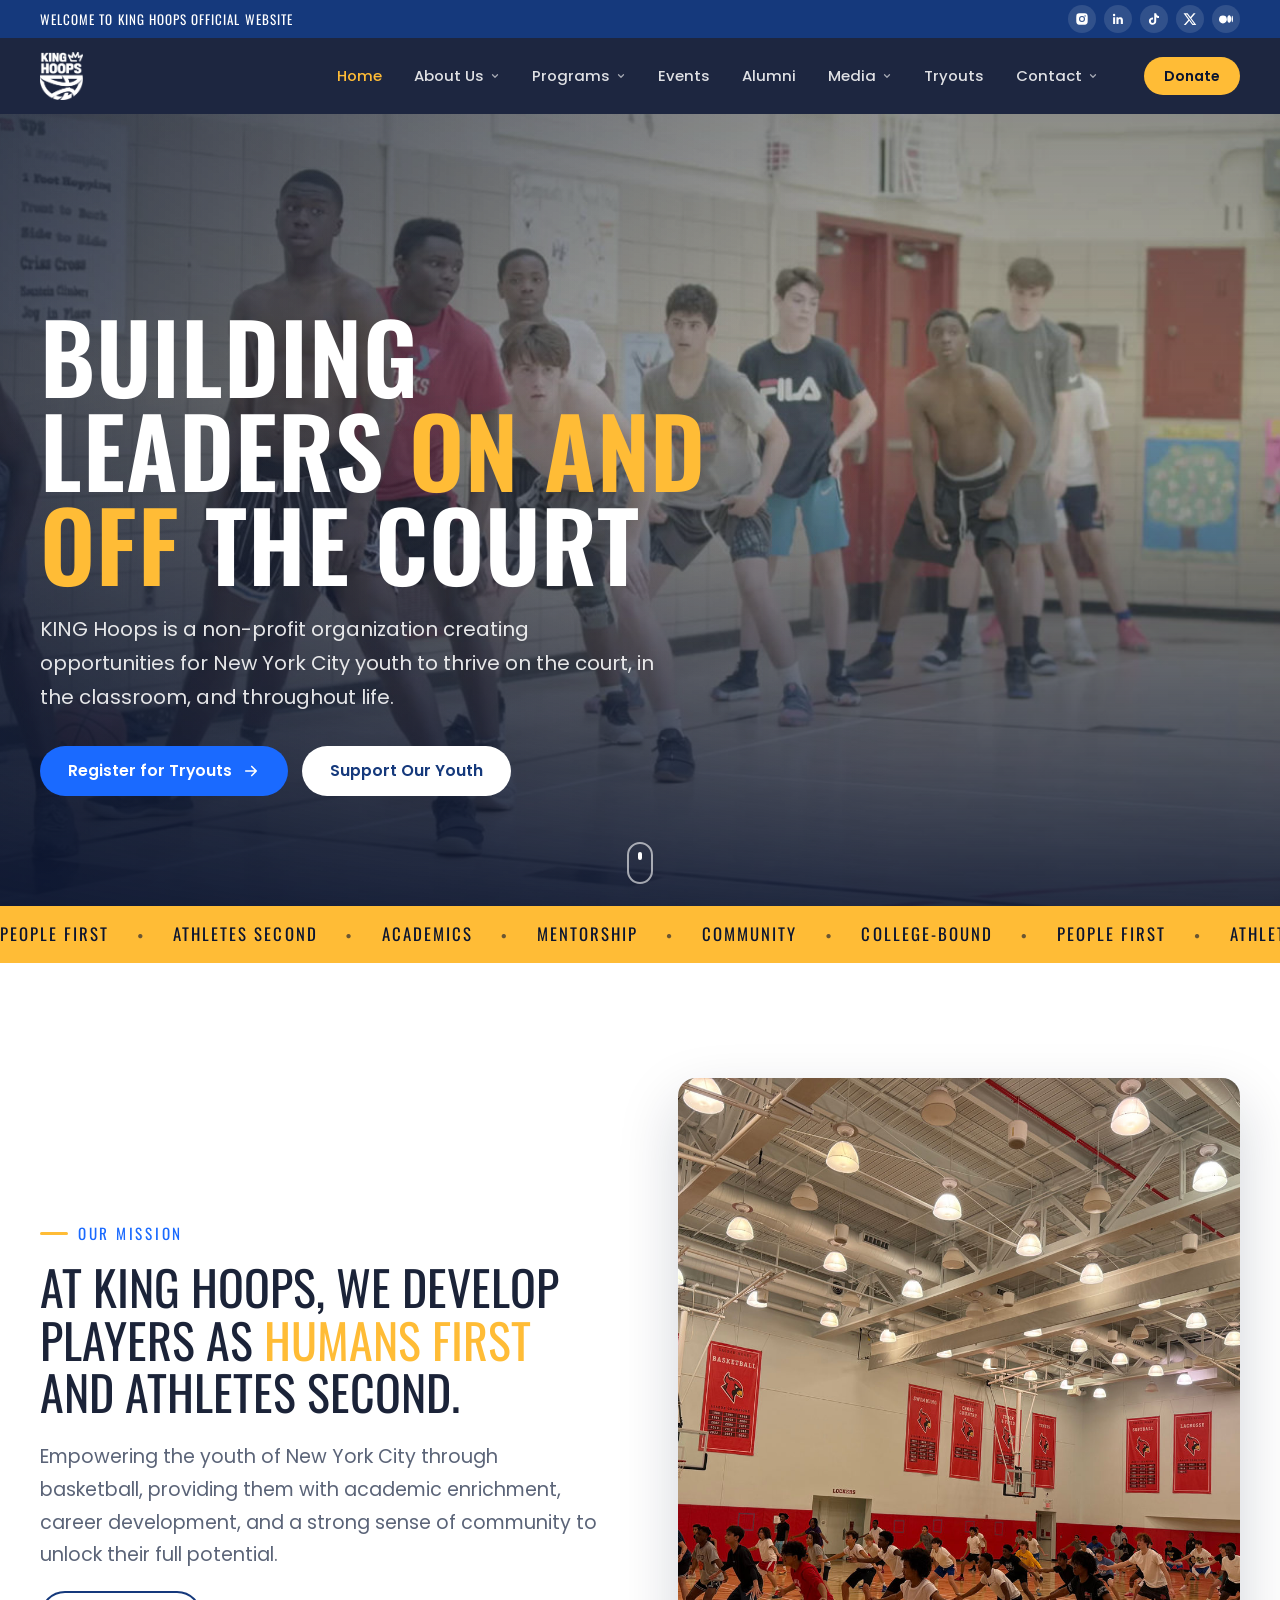
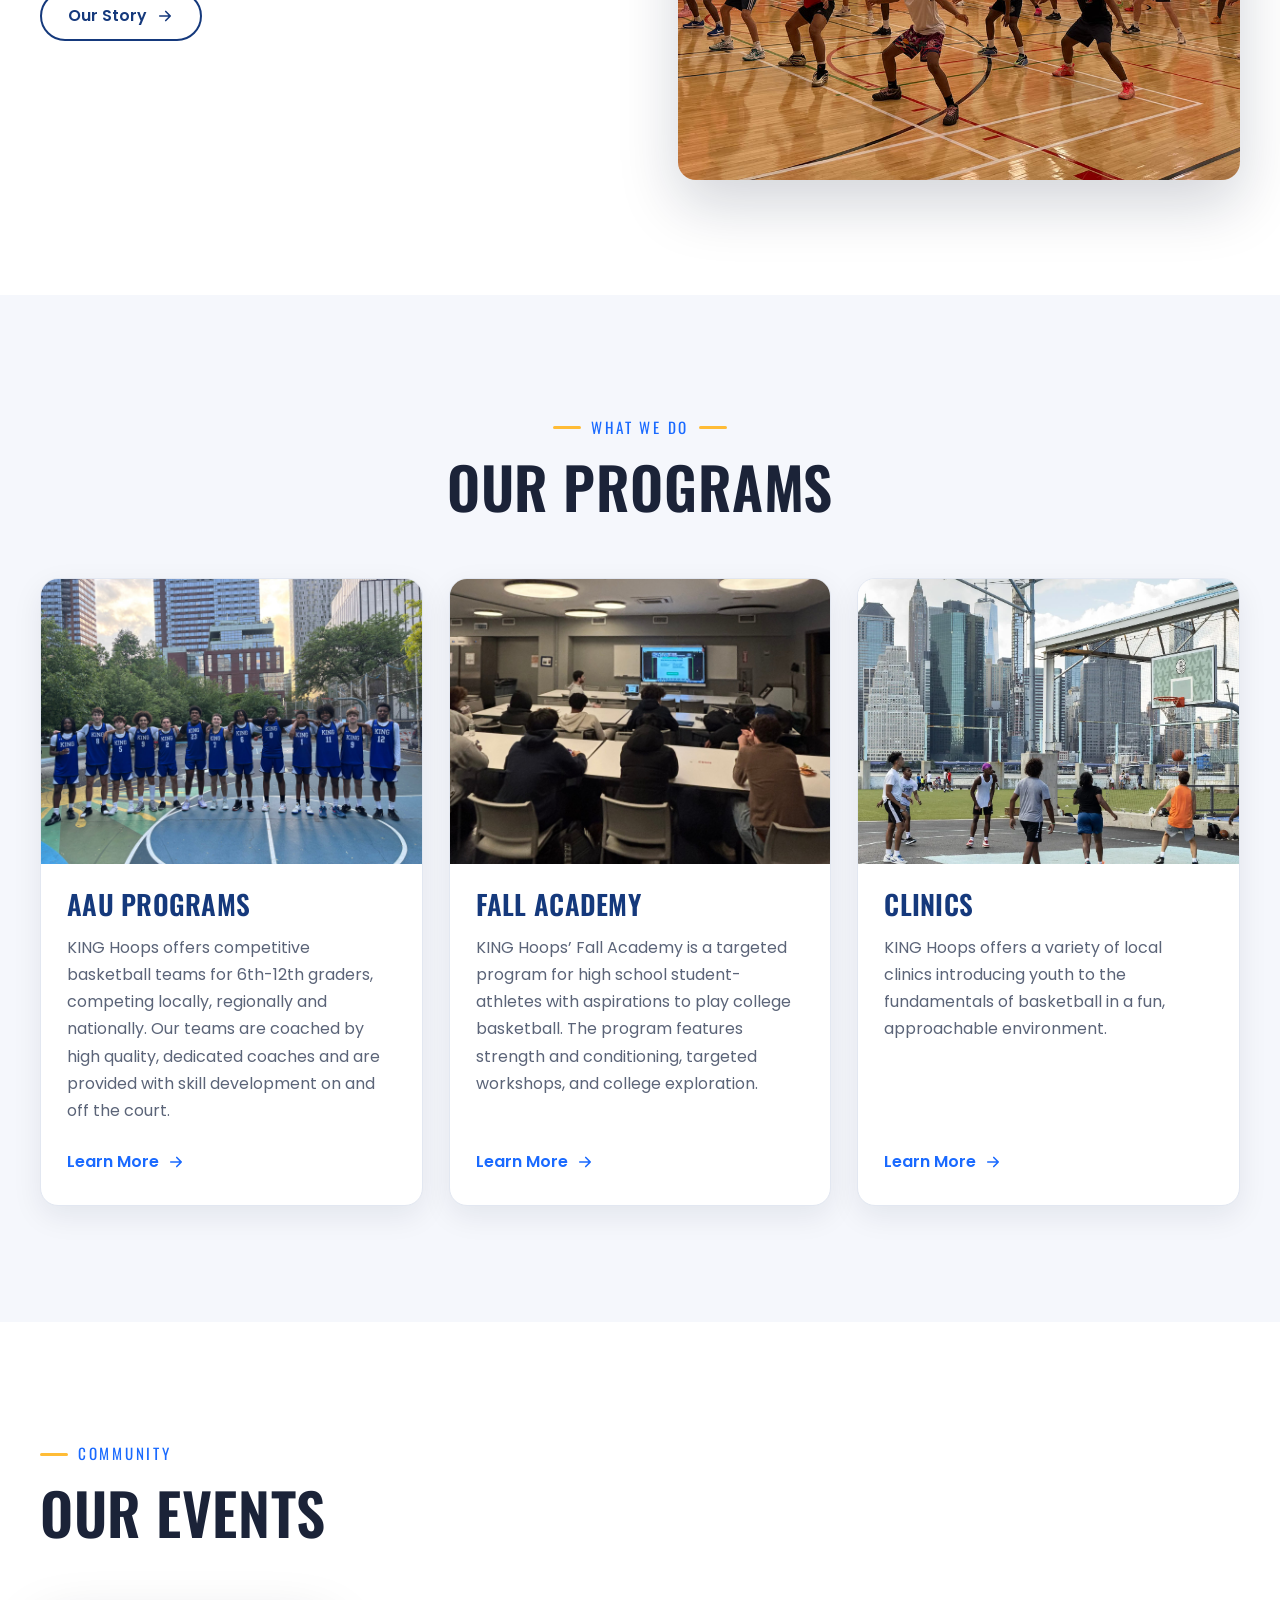
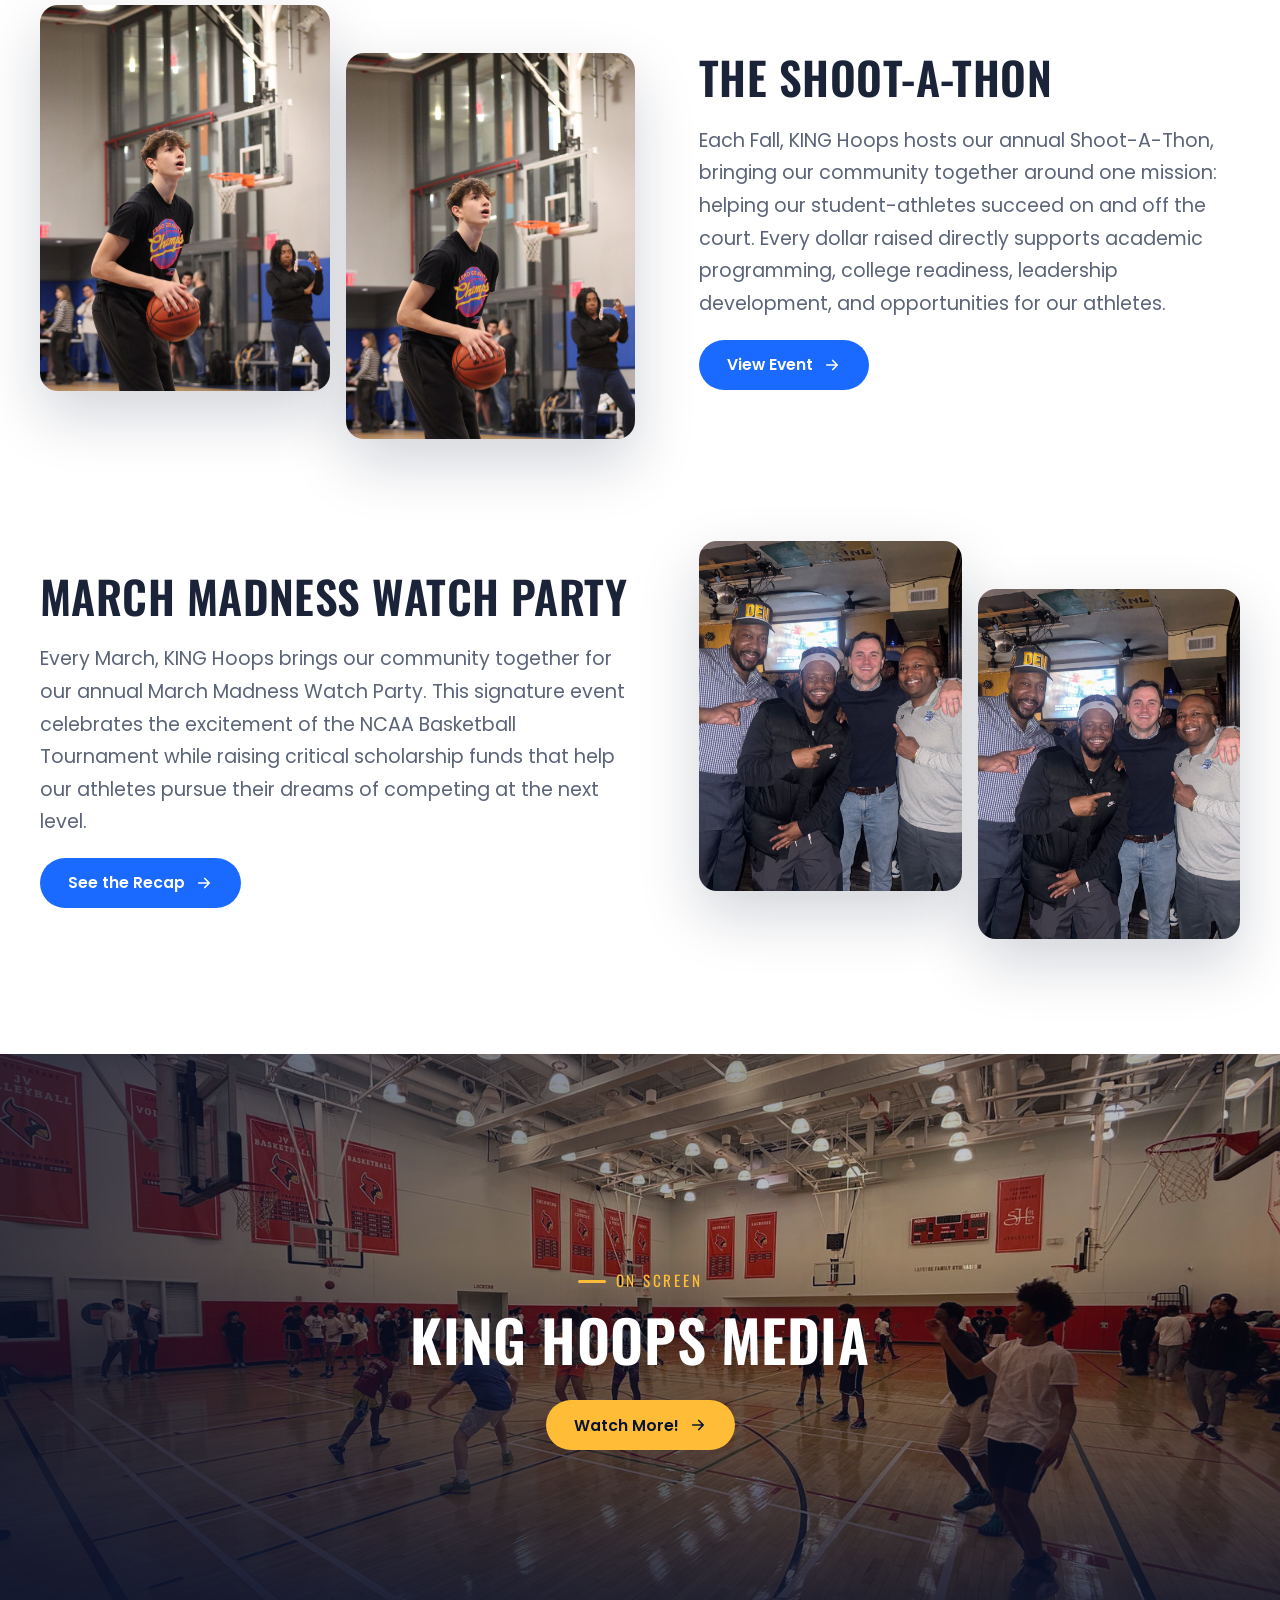
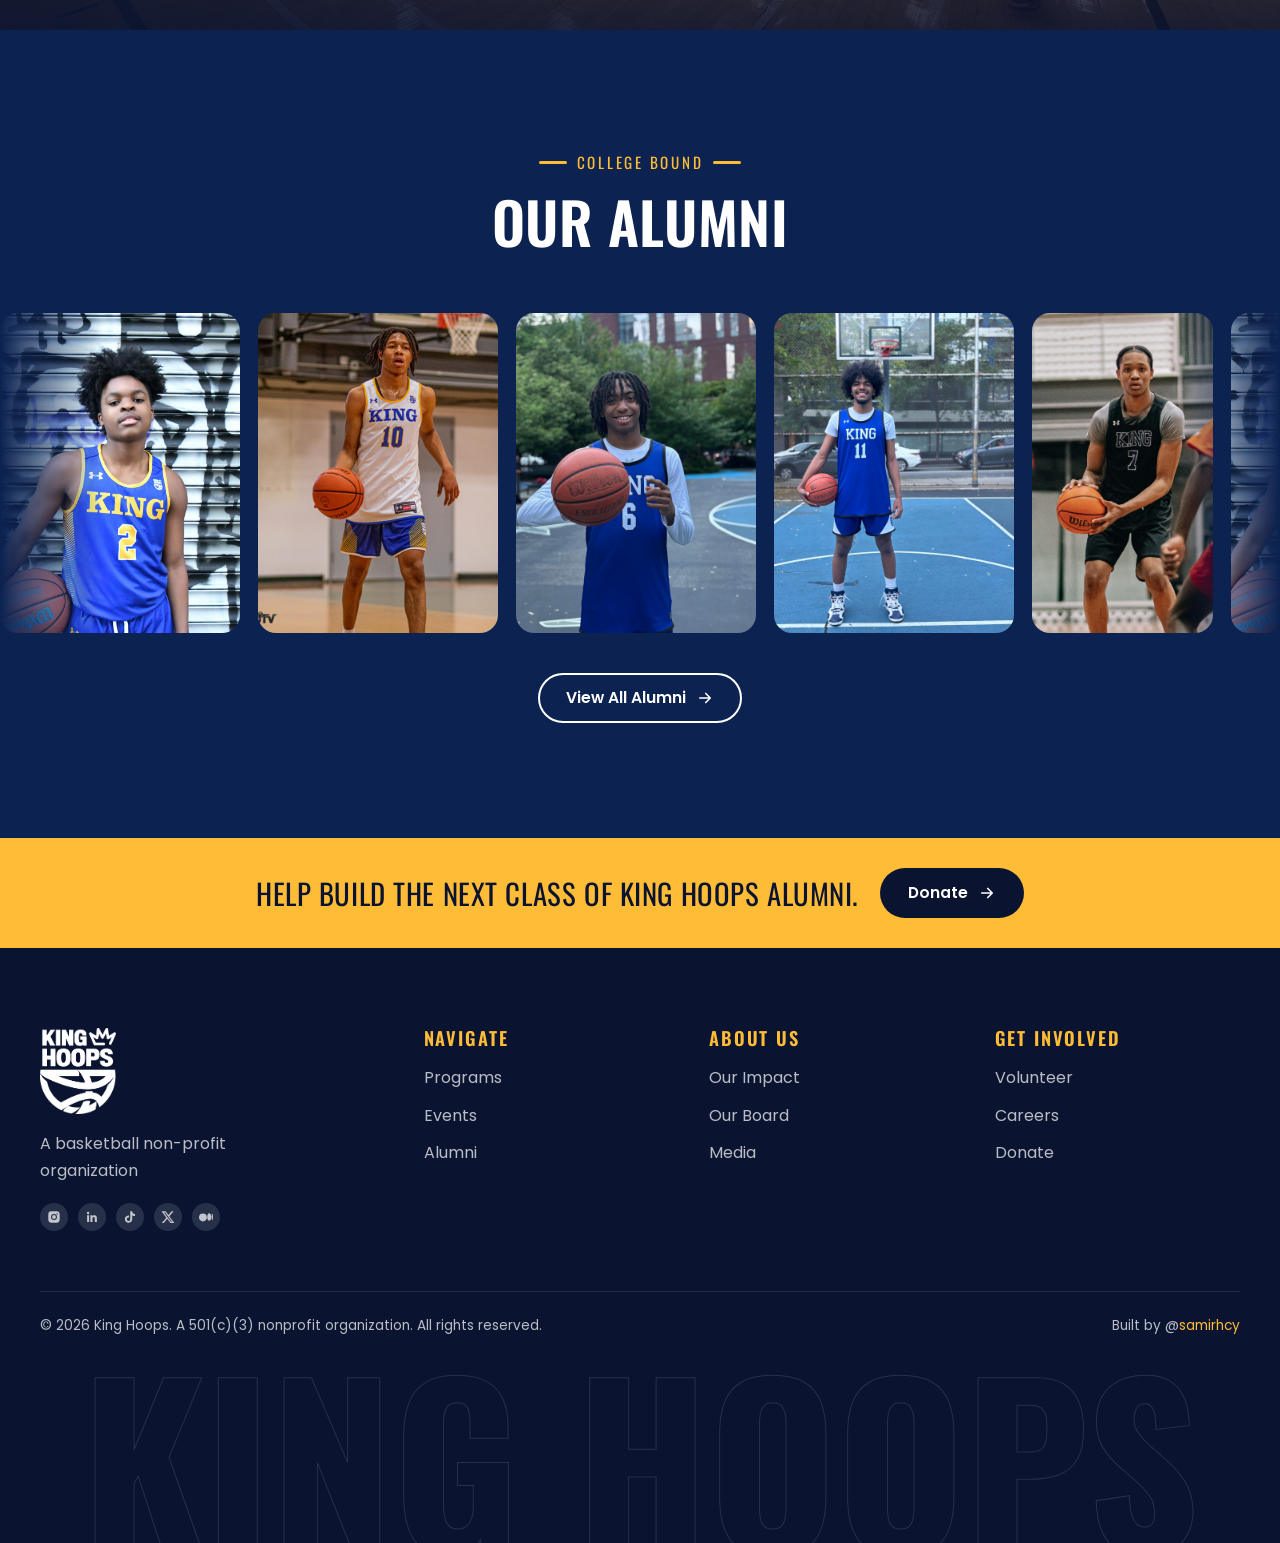
<file: index.html>
<!DOCTYPE html>
<html lang="en" class="no-js">
<head>
<meta charset="utf-8">
<meta name="viewport" content="width=device-width, initial-scale=1">
<title>KING Hoops NYC | AAU Basketball Program</title>
<meta name="description" content="KING Hoops is a non-profit organization creating opportunities for New York City youth to thrive on the court, in the classroom, and throughout life.">
<meta property="og:title" content="KING Hoops NYC | AAU Basketball Program">
<meta property="og:description" content="KING Hoops is a non-profit organization creating opportunities for New York City youth to thrive on the court, in the classroom, and throughout life.">
<meta property="og:type" content="website">
<meta property="og:image" content="assets/img/b40c4b_43e169ad9888472a8d624c2b9e7cf167.png">
<meta name="theme-color" content="#0a1430">
<link rel="icon" type="image/png" href="assets/img/b40c4b_43e169ad9888472a8d624c2b9e7cf167.png">
<link rel="apple-touch-icon" href="assets/img/b40c4b_43e169ad9888472a8d624c2b9e7cf167.png">
<link rel="preconnect" href="https://fonts.googleapis.com">
<link rel="preconnect" href="https://fonts.gstatic.com" crossorigin>
<link href="https://fonts.googleapis.com/css2?family=Oswald:wght@500;600;700&family=Poppins:wght@400;500;600;700&display=swap" rel="stylesheet">
<link rel="stylesheet" href="assets/css/style.css">
</head>
<body>
<a class="skip-link" href="#main">Skip to content</a>

<div class="topbar">
  <div class="container">
    <p>Welcome to King Hoops Official Website</p>
    <ul class="social"><li><a href="https://www.instagram.com/kinghoopsny/" target="_blank" rel="noopener" aria-label="Instagram"><svg viewBox="0 0 24 24"><path d="M12 2.2c3.2 0 3.6 0 4.8.1 3.3.1 4.8 1.7 4.9 4.9.1 1.3.1 1.6.1 4.8s0 3.6-.1 4.8c-.1 3.2-1.7 4.8-4.9 4.9-1.3.1-1.6.1-4.8.1s-3.6 0-4.8-.1c-3.3-.1-4.8-1.7-4.9-4.9C2.2 15.6 2.2 15.2 2.2 12s0-3.6.1-4.8C2.4 3.9 3.9 2.4 7.2 2.3 8.4 2.2 8.8 2.2 12 2.2zm0 4.7a5.1 5.1 0 1 0 0 10.2 5.1 5.1 0 0 0 0-10.2zm0 8.4a3.3 3.3 0 1 1 0-6.6 3.3 3.3 0 0 1 0 6.6zm5.3-9.8a1.2 1.2 0 1 0 0 2.4 1.2 1.2 0 0 0 0-2.4z"/></svg></a></li><li><a href="https://www.linkedin.com/company/king-hoops-united/?viewAsMember=true" target="_blank" rel="noopener" aria-label="LinkedIn"><svg viewBox="0 0 24 24"><path d="M20.4 20.5h-3.6v-5.6c0-1.3 0-3-1.8-3s-2.1 1.4-2.1 2.9v5.7H9.3V9h3.4v1.6c.5-.9 1.6-1.8 3.4-1.8 3.6 0 4.3 2.4 4.3 5.5v6.2zM5.3 7.4a2.1 2.1 0 1 1 0-4.2 2.1 2.1 0 0 1 0 4.2zM7.1 20.5H3.6V9h3.5v11.5z"/></svg></a></li><li><a href="https://www.tiktok.com/@kinghoopsny?_t=ZP-90MGS42SOnW&amp;_r=1" target="_blank" rel="noopener" aria-label="TikTok"><svg viewBox="0 0 24 24"><path d="M19.6 6.7a4.8 4.8 0 0 1-3.8-4.2V2h-3.4v13.7a2.9 2.9 0 1 1-2-2.7V9.5a6.3 6.3 0 1 0 5.4 6.2V8.8a8.2 8.2 0 0 0 4.8 1.5V6.9l-1-.2z"/></svg></a></li><li><a href="https://x.com/kinghoopsnyc" target="_blank" rel="noopener" aria-label="X"><svg viewBox="0 0 24 24"><path d="M18.2 2.3h3.4l-7.4 8.4 8.7 11.5h-6.8l-5.3-7-6.1 7H1.3l7.9-9L.9 2.3h7l4.8 6.3 5.5-6.3zm-1.2 17.9h1.9L7 4.2H5l12 16z"/></svg></a></li><li><a href="https://joshhorwitz18.medium.com/" target="_blank" rel="noopener" aria-label="Medium"><svg viewBox="0 0 24 24"><path d="M13.5 12a6.8 6.8 0 1 1-13.5 0 6.8 6.8 0 0 1 13.5 0zm7.4 0c0 3.5-1.5 6.4-3.4 6.4s-3.4-2.9-3.4-6.4 1.5-6.4 3.4-6.4 3.4 2.9 3.4 6.4zM24 12c0 3.2-.5 5.7-1.2 5.7s-1.2-2.6-1.2-5.7.5-5.7 1.2-5.7S24 8.8 24 12z"/></svg></a></li></ul>
  </div>
</div>

<header class="header">
  <div class="container">
    <a class="brand" href="index.html" aria-label="KING Hoops home">
      <img src="assets/img/b40c4b_cbb8d89a2e5b42b6bee540deb3fe7c71.png" alt="KING Hoops logo" width="43" height="48">
    </a>
    <nav class="nav" id="site-nav" aria-label="Main"><ul><li><a class="nav-link" href="index.html" aria-current="page">Home</a></li><li><a class="nav-link" href="about.html">About Us<svg class="chev" viewBox="0 0 24 24" fill="none" stroke="currentColor" stroke-width="3" stroke-linecap="round" stroke-linejoin="round" aria-hidden="true"><path d="M6 9l6 6 6-6"/></svg></a><ul class="dropdown"><li><a href="about.html#story">Our Story</a></li><li><a href="about.html#history">Our History</a></li><li><a href="about.html#impact">Our Impact</a></li><li><a href="about.html#team">Our Team</a></li><li><a href="about.html#get-involved">Get Involved</a></li></ul></li><li><a class="nav-link" href="programs.html">Programs<svg class="chev" viewBox="0 0 24 24" fill="none" stroke="currentColor" stroke-width="3" stroke-linecap="round" stroke-linejoin="round" aria-hidden="true"><path d="M6 9l6 6 6-6"/></svg></a><ul class="dropdown"><li><a href="programs.html#aau">AAU Programs</a></li><li><a href="programs.html#additional">Additional Programs</a></li><li><a href="programs.html#schedule">Tournament Schedule</a></li></ul></li><li><a class="nav-link" href="events.html">Events</a></li><li><a class="nav-link" href="alumni.html">Alumni</a></li><li><a class="nav-link" href="media.html">Media<svg class="chev" viewBox="0 0 24 24" fill="none" stroke="currentColor" stroke-width="3" stroke-linecap="round" stroke-linejoin="round" aria-hidden="true"><path d="M6 9l6 6 6-6"/></svg></a><ul class="dropdown"><li><a href="media.html#on-screen">On Screen</a></li><li><a href="media.html#gallery">Gallery</a></li><li><a href="media.html#blog">Blog</a></li></ul></li><li><a class="nav-link" href="tryouts.html">Tryouts</a></li><li><a class="nav-link" href="contact.html">Contact<svg class="chev" viewBox="0 0 24 24" fill="none" stroke="currentColor" stroke-width="3" stroke-linecap="round" stroke-linejoin="round" aria-hidden="true"><path d="M6 9l6 6 6-6"/></svg></a><ul class="dropdown"><li><a href="contact.html#faq">FAQs</a></li></ul></li><li class="mobile-donate"><a class="btn btn--gold" href="donate.html">Donate</a></li></ul></nav>
    <a class="btn btn--gold btn--sm desktop-only" href="donate.html">Donate</a>
    <button class="menu-toggle" aria-label="Menu" aria-expanded="false" aria-controls="site-nav"><span></span></button>
  </div>
</header>
<div class="scrim"></div>

<main id="main">

<section class="hero">
  <div class="hero__media"><video autoplay muted loop playsinline preload="auto" poster="assets/video/home.jpg"><source src="assets/video/home.mp4" type="video/mp4"></video></div>
  <div class="container hero__anim">
    <h1>Building leaders <span class="accent">on and off</span> the court</h1>
    <p>KING Hoops is a non-profit organization creating opportunities for New York City youth to thrive on the court, in the classroom, and throughout life.</p>
    <div class="btn-row">
      <a class="btn" href="https://kinghoops.leagueapps.com/classes/5108678-2026-king-hoops-fall-tryouts" target="_blank" rel="noopener">Register for Tryouts <svg viewBox="0 0 24 24" fill="none" stroke="currentColor" stroke-width="2.2" stroke-linecap="round" stroke-linejoin="round" aria-hidden="true"><path d="M5 12h14M13 6l6 6-6 6"/></svg></a>
      <a class="btn btn--white" href="donate.html">Support Our Youth</a>
    </div>
  </div>
  <div class="scroll-cue" aria-hidden="true"></div>
</section>

<div class="marquee" aria-hidden="true"><div class="marquee__track"><span>People First</span><span>Athletes Second</span><span>Academics</span><span>Mentorship</span><span>Community</span><span>College-Bound</span><span>People First</span><span>Athletes Second</span><span>Academics</span><span>Mentorship</span><span>Community</span><span>College-Bound</span><span>People First</span><span>Athletes Second</span><span>Academics</span><span>Mentorship</span><span>Community</span><span>College-Bound</span><span>People First</span><span>Athletes Second</span><span>Academics</span><span>Mentorship</span><span>Community</span><span>College-Bound</span></div></div>

<section class="section">
  <div class="container split">
    <div class="reveal">
      <span class="eyebrow">Our Mission</span>
      <p class="mission-quote">At King Hoops, we develop players as <span class="accent">humans first</span> and athletes second.</p>
      <p class="lead">Empowering the youth of New York City through basketball, providing them with academic enrichment, career development, and a strong sense of community to unlock their full potential.</p>
      <a class="btn btn--outline" href="about.html">Our Story <svg viewBox="0 0 24 24" fill="none" stroke="currentColor" stroke-width="2.2" stroke-linecap="round" stroke-linejoin="round" aria-hidden="true"><path d="M5 12h14M13 6l6 6-6 6"/></svg></a>
    </div>
    <div class="reveal">
      <div class="media-frame"><img src="assets/img/b40c4b_a27da029fa194c34b05cdfc15a7fd5d8.jpg" alt="KING Hoops players at tryouts" loading="lazy"></div>
    </div>
  </div>
</section>

<section class="section section--paper">
  <div class="container">
    <div class="section-head center reveal">
      <span class="eyebrow">What we do</span>
      <h2 class="title">Our Programs</h2>
    </div>
    <div class="cards reveal-stagger">
      <article class="card">
        <div class="card__img"><img src="assets/img/b40c4b_ad10864a63eb44e2a50d990596031ded.jpg" alt="AAU Program" loading="lazy"></div>
        <div class="card__body">
          <h3>AAU Programs</h3>
          <p>KING Hoops offers competitive basketball teams for 6th-12th graders, competing locally, regionally and nationally. Our teams are coached by high quality, dedicated coaches and are provided with skill development on and off the court.</p>
          <a class="card__link" href="programs.html#aau">Learn More <svg viewBox="0 0 24 24" fill="none" stroke="currentColor" stroke-width="2.2" stroke-linecap="round" stroke-linejoin="round" aria-hidden="true"><path d="M5 12h14M13 6l6 6-6 6"/></svg></a>
        </div>
      </article>
      <article class="card">
        <div class="card__img"><img src="assets/img/b40c4b_b2f8ac0d72fc470f80296e707345d58f.jpg" alt="Academic Program" loading="lazy"></div>
        <div class="card__body">
          <h3>Fall Academy</h3>
          <p>KING Hoops&rsquo; Fall Academy is a targeted program for high school student-athletes with aspirations to play college basketball. The program features strength and conditioning, targeted workshops, and college exploration.</p>
          <a class="card__link" href="programs.html#fall-academy">Learn More <svg viewBox="0 0 24 24" fill="none" stroke="currentColor" stroke-width="2.2" stroke-linecap="round" stroke-linejoin="round" aria-hidden="true"><path d="M5 12h14M13 6l6 6-6 6"/></svg></a>
        </div>
      </article>
      <article class="card">
        <div class="card__img"><img src="assets/img/b40c4b_b29c825f5b364e1fb85cafd63d28a594.png" alt="Clinics" loading="lazy"></div>
        <div class="card__body">
          <h3>Clinics</h3>
          <p>KING Hoops offers a variety of local clinics introducing youth to the fundamentals of basketball in a fun, approachable environment.</p>
          <a class="card__link" href="programs.html#clinics">Learn More <svg viewBox="0 0 24 24" fill="none" stroke="currentColor" stroke-width="2.2" stroke-linecap="round" stroke-linejoin="round" aria-hidden="true"><path d="M5 12h14M13 6l6 6-6 6"/></svg></a>
        </div>
      </article>
    </div>
  </div>
</section>

<section class="section">
  <div class="container">
    <div class="section-head reveal">
      <span class="eyebrow">Community</span>
      <h2 class="title">Our Events</h2>
    </div>
    <div class="event-row reveal">
      <div class="event-row__media">
        <img src="assets/img/b40c4b_bac2f906b0a74761ad5293ce11e5606d.jpg" alt="Shootathon" loading="lazy">
        <img src="assets/img/b40c4b_e345652c41414d9c8083ab9a1b75f35a.jpg" alt="Shootathon" loading="lazy">
      </div>
      <div>
        <h3>The Shoot-A-Thon</h3>
        <p class="lead">Each Fall, KING Hoops hosts our annual Shoot-A-Thon, bringing our community together around one mission: helping our student-athletes succeed on and off the court. Every dollar raised directly supports academic programming, college readiness, leadership development, and opportunities for our athletes.</p>
        <a class="btn" href="events.html#shoot-a-thon">View Event <svg viewBox="0 0 24 24" fill="none" stroke="currentColor" stroke-width="2.2" stroke-linecap="round" stroke-linejoin="round" aria-hidden="true"><path d="M5 12h14M13 6l6 6-6 6"/></svg></a>
      </div>
    </div>
    <div class="event-row event-row--rev reveal">
      <div class="event-row__media">
        <img src="assets/img/b40c4b_9bde29183e304bf6bf8ae2338499fe2a.jpg" alt="March Madness" loading="lazy">
        <img src="assets/img/b40c4b_8a1681a147b84c5881a163a282dce4b1.jpg" alt="March Madness" loading="lazy">
      </div>
      <div>
        <h3>March Madness Watch Party</h3>
        <p class="lead">Every March, KING Hoops brings our community together for our annual March Madness Watch Party. This signature event celebrates the excitement of the NCAA Basketball Tournament while raising critical scholarship funds that help our athletes pursue their dreams of competing at the next level.</p>
        <a class="btn" href="events.html#march-madness">See the Recap <svg viewBox="0 0 24 24" fill="none" stroke="currentColor" stroke-width="2.2" stroke-linecap="round" stroke-linejoin="round" aria-hidden="true"><path d="M5 12h14M13 6l6 6-6 6"/></svg></a>
      </div>
    </div>
  </div>
</section>

<section class="hero hero--short" style="align-items:center">
  <div class="hero__media"><img src="assets/img/b40c4b_d62d9e63693e40258858c341adda5f98.jpg" alt="" loading="lazy" style="animation:none"></div>
  <div class="container center reveal">
    <span class="eyebrow">On Screen</span>
    <h2 class="title" style="margin-inline:auto">King Hoops Media</h2>
    <a class="btn btn--gold" href="media.html">Watch More! <svg viewBox="0 0 24 24" fill="none" stroke="currentColor" stroke-width="2.2" stroke-linecap="round" stroke-linejoin="round" aria-hidden="true"><path d="M5 12h14M13 6l6 6-6 6"/></svg></a>
  </div>
</section>

<section class="section section--navy">
  <div class="container">
    <div class="section-head center reveal">
      <span class="eyebrow">College bound</span>
      <h2 class="title">Our Alumni</h2>
    </div>
  </div>
  <div class="alumni-strip reveal"><div class="alumni-strip__track"><img src="assets/img/b40c4b_d45c66694d8e4e5daf95f8f2f4055906.jpg" alt="KING Hoops alumni" loading="lazy"><img src="assets/img/b40c4b_051175caf8a542c488a7c2ce6ef88f6f.jpg" alt="KING Hoops alumni" loading="lazy"><img src="assets/img/b40c4b_8325bd36945b454aaf5d097185467309.jpg" alt="KING Hoops alumni" loading="lazy"><img src="assets/img/b40c4b_1c02095a925e458ab7856eeb943b3fe4.jpg" alt="KING Hoops alumni" loading="lazy"><img src="assets/img/b40c4b_e8b36d9c60004f0290db439369df67a2.jpg" alt="KING Hoops alumni" loading="lazy"><img src="assets/img/b40c4b_d45c66694d8e4e5daf95f8f2f4055906.jpg" alt="KING Hoops alumni" loading="lazy"><img src="assets/img/b40c4b_051175caf8a542c488a7c2ce6ef88f6f.jpg" alt="KING Hoops alumni" loading="lazy"><img src="assets/img/b40c4b_8325bd36945b454aaf5d097185467309.jpg" alt="KING Hoops alumni" loading="lazy"><img src="assets/img/b40c4b_1c02095a925e458ab7856eeb943b3fe4.jpg" alt="KING Hoops alumni" loading="lazy"><img src="assets/img/b40c4b_e8b36d9c60004f0290db439369df67a2.jpg" alt="KING Hoops alumni" loading="lazy"><img src="assets/img/b40c4b_d45c66694d8e4e5daf95f8f2f4055906.jpg" alt="KING Hoops alumni" loading="lazy"><img src="assets/img/b40c4b_051175caf8a542c488a7c2ce6ef88f6f.jpg" alt="KING Hoops alumni" loading="lazy"><img src="assets/img/b40c4b_8325bd36945b454aaf5d097185467309.jpg" alt="KING Hoops alumni" loading="lazy"><img src="assets/img/b40c4b_1c02095a925e458ab7856eeb943b3fe4.jpg" alt="KING Hoops alumni" loading="lazy"><img src="assets/img/b40c4b_e8b36d9c60004f0290db439369df67a2.jpg" alt="KING Hoops alumni" loading="lazy"></div></div>
  <div class="container center" style="margin-top:40px">
    <a class="btn btn--outline" href="alumni.html">View All Alumni <svg viewBox="0 0 24 24" fill="none" stroke="currentColor" stroke-width="2.2" stroke-linecap="round" stroke-linejoin="round" aria-hidden="true"><path d="M5 12h14M13 6l6 6-6 6"/></svg></a>
  </div>
</section>

</main>

<section class="cta-band">
  <div class="container">
    <p>Help build the next class of King Hoops alumni.</p>
    <a class="btn btn--dark" href="donate.html">Donate <svg viewBox="0 0 24 24" fill="none" stroke="currentColor" stroke-width="2.2" stroke-linecap="round" stroke-linejoin="round" aria-hidden="true"><path d="M5 12h14M13 6l6 6-6 6"/></svg></a>
  </div>
</section>
<footer class="footer">
  <div class="container">
    <div class="footer__grid">
      <div class="footer__brand">
        <img src="assets/img/b40c4b_cbb8d89a2e5b42b6bee540deb3fe7c71.png" alt="KING Hoops logo" width="77" height="86" loading="lazy">
        <p>A basketball non-profit organization</p>
        <ul class="social"><li><a href="https://www.instagram.com/kinghoopsny/" target="_blank" rel="noopener" aria-label="Instagram"><svg viewBox="0 0 24 24"><path d="M12 2.2c3.2 0 3.6 0 4.8.1 3.3.1 4.8 1.7 4.9 4.9.1 1.3.1 1.6.1 4.8s0 3.6-.1 4.8c-.1 3.2-1.7 4.8-4.9 4.9-1.3.1-1.6.1-4.8.1s-3.6 0-4.8-.1c-3.3-.1-4.8-1.7-4.9-4.9C2.2 15.6 2.2 15.2 2.2 12s0-3.6.1-4.8C2.4 3.9 3.9 2.4 7.2 2.3 8.4 2.2 8.8 2.2 12 2.2zm0 4.7a5.1 5.1 0 1 0 0 10.2 5.1 5.1 0 0 0 0-10.2zm0 8.4a3.3 3.3 0 1 1 0-6.6 3.3 3.3 0 0 1 0 6.6zm5.3-9.8a1.2 1.2 0 1 0 0 2.4 1.2 1.2 0 0 0 0-2.4z"/></svg></a></li><li><a href="https://www.linkedin.com/company/king-hoops-united/?viewAsMember=true" target="_blank" rel="noopener" aria-label="LinkedIn"><svg viewBox="0 0 24 24"><path d="M20.4 20.5h-3.6v-5.6c0-1.3 0-3-1.8-3s-2.1 1.4-2.1 2.9v5.7H9.3V9h3.4v1.6c.5-.9 1.6-1.8 3.4-1.8 3.6 0 4.3 2.4 4.3 5.5v6.2zM5.3 7.4a2.1 2.1 0 1 1 0-4.2 2.1 2.1 0 0 1 0 4.2zM7.1 20.5H3.6V9h3.5v11.5z"/></svg></a></li><li><a href="https://www.tiktok.com/@kinghoopsny?_t=ZP-90MGS42SOnW&amp;_r=1" target="_blank" rel="noopener" aria-label="TikTok"><svg viewBox="0 0 24 24"><path d="M19.6 6.7a4.8 4.8 0 0 1-3.8-4.2V2h-3.4v13.7a2.9 2.9 0 1 1-2-2.7V9.5a6.3 6.3 0 1 0 5.4 6.2V8.8a8.2 8.2 0 0 0 4.8 1.5V6.9l-1-.2z"/></svg></a></li><li><a href="https://x.com/kinghoopsnyc" target="_blank" rel="noopener" aria-label="X"><svg viewBox="0 0 24 24"><path d="M18.2 2.3h3.4l-7.4 8.4 8.7 11.5h-6.8l-5.3-7-6.1 7H1.3l7.9-9L.9 2.3h7l4.8 6.3 5.5-6.3zm-1.2 17.9h1.9L7 4.2H5l12 16z"/></svg></a></li><li><a href="https://joshhorwitz18.medium.com/" target="_blank" rel="noopener" aria-label="Medium"><svg viewBox="0 0 24 24"><path d="M13.5 12a6.8 6.8 0 1 1-13.5 0 6.8 6.8 0 0 1 13.5 0zm7.4 0c0 3.5-1.5 6.4-3.4 6.4s-3.4-2.9-3.4-6.4 1.5-6.4 3.4-6.4 3.4 2.9 3.4 6.4zM24 12c0 3.2-.5 5.7-1.2 5.7s-1.2-2.6-1.2-5.7.5-5.7 1.2-5.7S24 8.8 24 12z"/></svg></a></li></ul>
      </div>
      <div>
        <h4>Navigate</h4>
        <ul><li><a href="programs.html">Programs</a></li><li><a href="events.html">Events</a></li><li><a href="alumni.html">Alumni</a></li></ul>
      </div>
      <div>
        <h4>About Us</h4>
        <ul><li><a href="about.html#impact">Our Impact</a></li><li><a href="about.html#team">Our Board</a></li><li><a href="media.html">Media</a></li></ul>
      </div>
      <div>
        <h4>Get Involved</h4>
        <ul><li><a href="about.html#get-involved">Volunteer</a></li><li><a href="about.html#get-involved">Careers</a></li><li><a href="donate.html">Donate</a></li></ul>
      </div>
    </div>
    <div class="footer__bottom">
      <span>&copy; <span data-year>2026</span> King Hoops. A 501(c)(3) nonprofit organization. All rights reserved.</span>
      <span>Built by @<a href="https://www.linkedin.com/in/samirhcy/" target="_blank" rel="noopener">samirhcy</a></span>
    </div>
  </div>
  <div class="footer__word" aria-hidden="true">King Hoops</div>
</footer>

<button class="to-top" aria-label="Back to top"><svg viewBox="0 0 24 24" fill="none" stroke="currentColor" stroke-width="2.5" stroke-linecap="round" stroke-linejoin="round" aria-hidden="true"><path d="M12 19V5M5 12l7-7 7 7"/></svg></button>

<div class="lightbox" role="dialog" aria-modal="true" aria-label="Media viewer">
  <button class="lb-close" aria-label="Close"><svg viewBox="0 0 24 24" fill="none" stroke="currentColor" stroke-width="2.2" stroke-linecap="round" aria-hidden="true"><path d="M6 6l12 12M18 6L6 18"/></svg></button>
  <button class="lb-prev" aria-label="Previous"><svg viewBox="0 0 24 24" fill="none" stroke="currentColor" stroke-width="2.2" stroke-linecap="round" stroke-linejoin="round" aria-hidden="true"><path d="M15 18l-6-6 6-6"/></svg></button>
  <div class="lightbox__stage"></div>
  <button class="lb-next" aria-label="Next"><svg viewBox="0 0 24 24" fill="none" stroke="currentColor" stroke-width="2.2" stroke-linecap="round" stroke-linejoin="round" aria-hidden="true"><path d="M9 18l6-6-6-6"/></svg></button>
  <div class="lb-count"></div>
</div>

<script src="assets/js/main.js" defer></script>
</body>
</html>
</file>
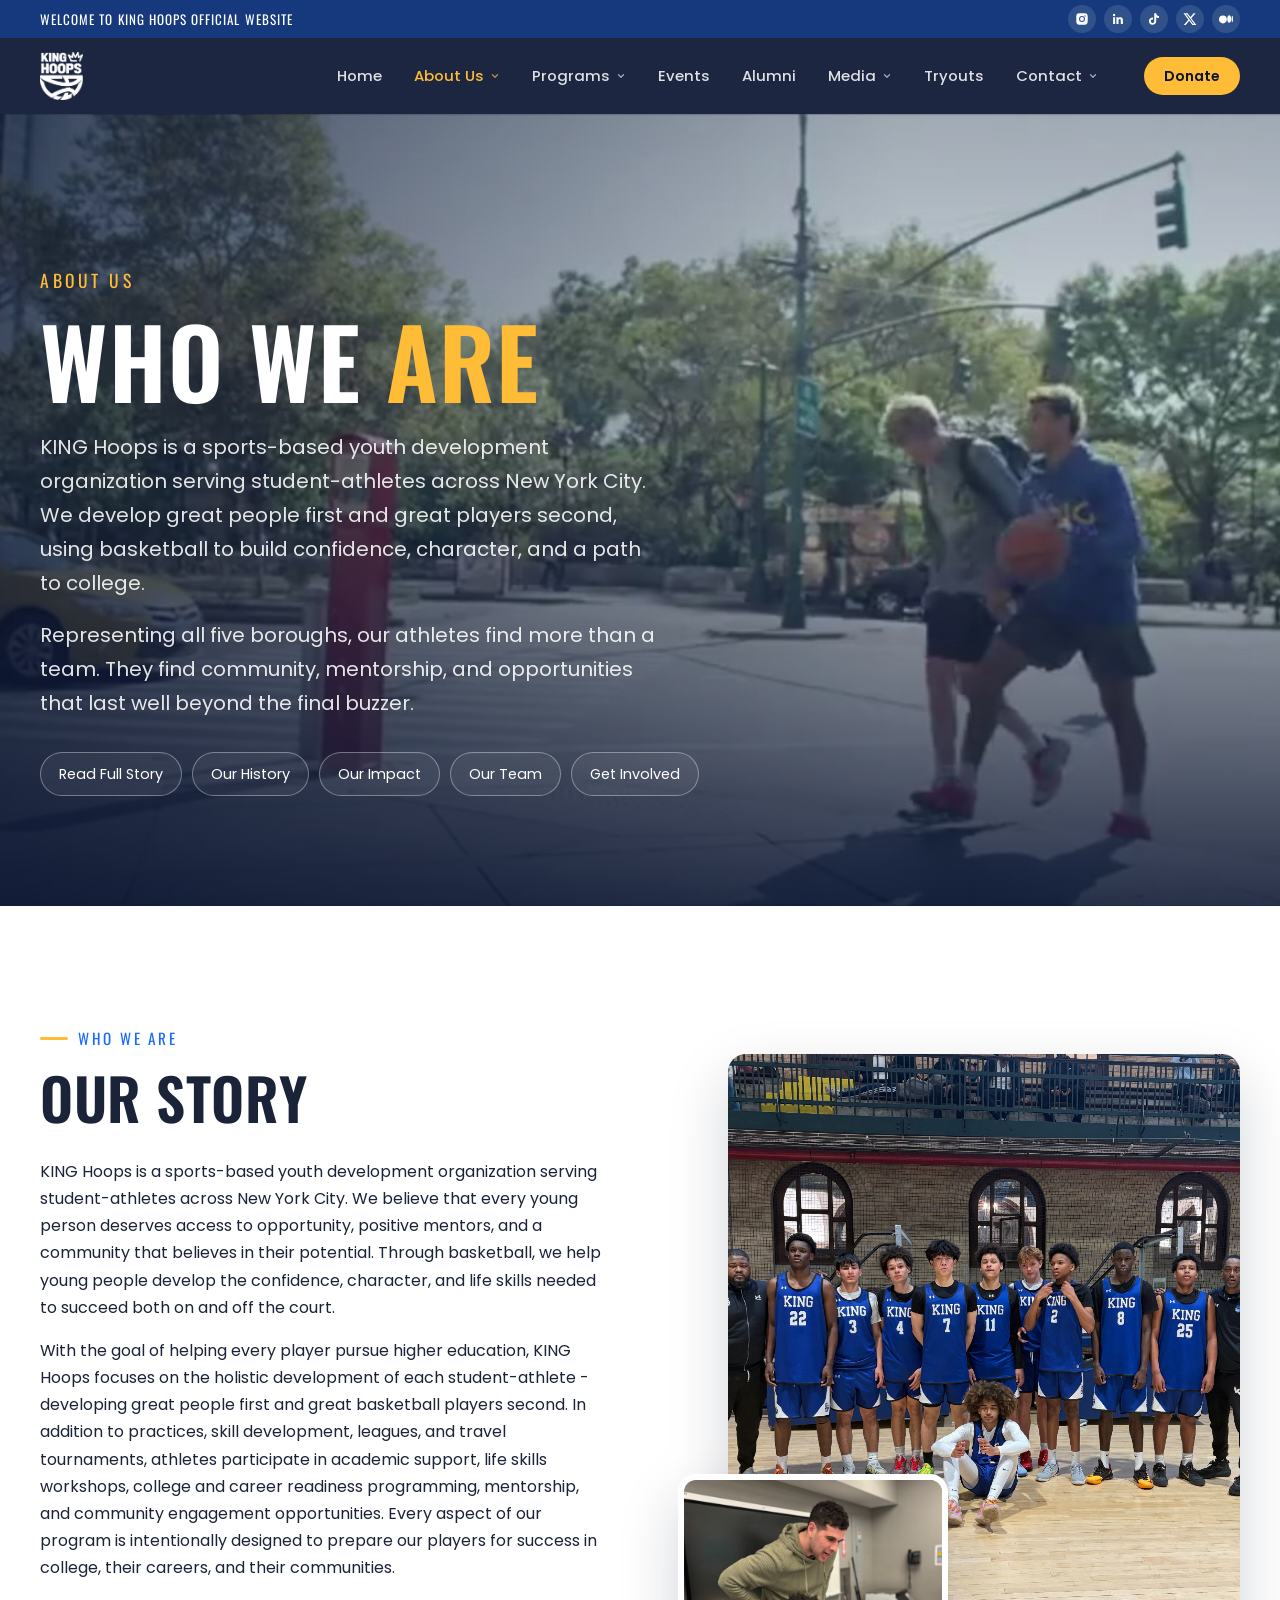
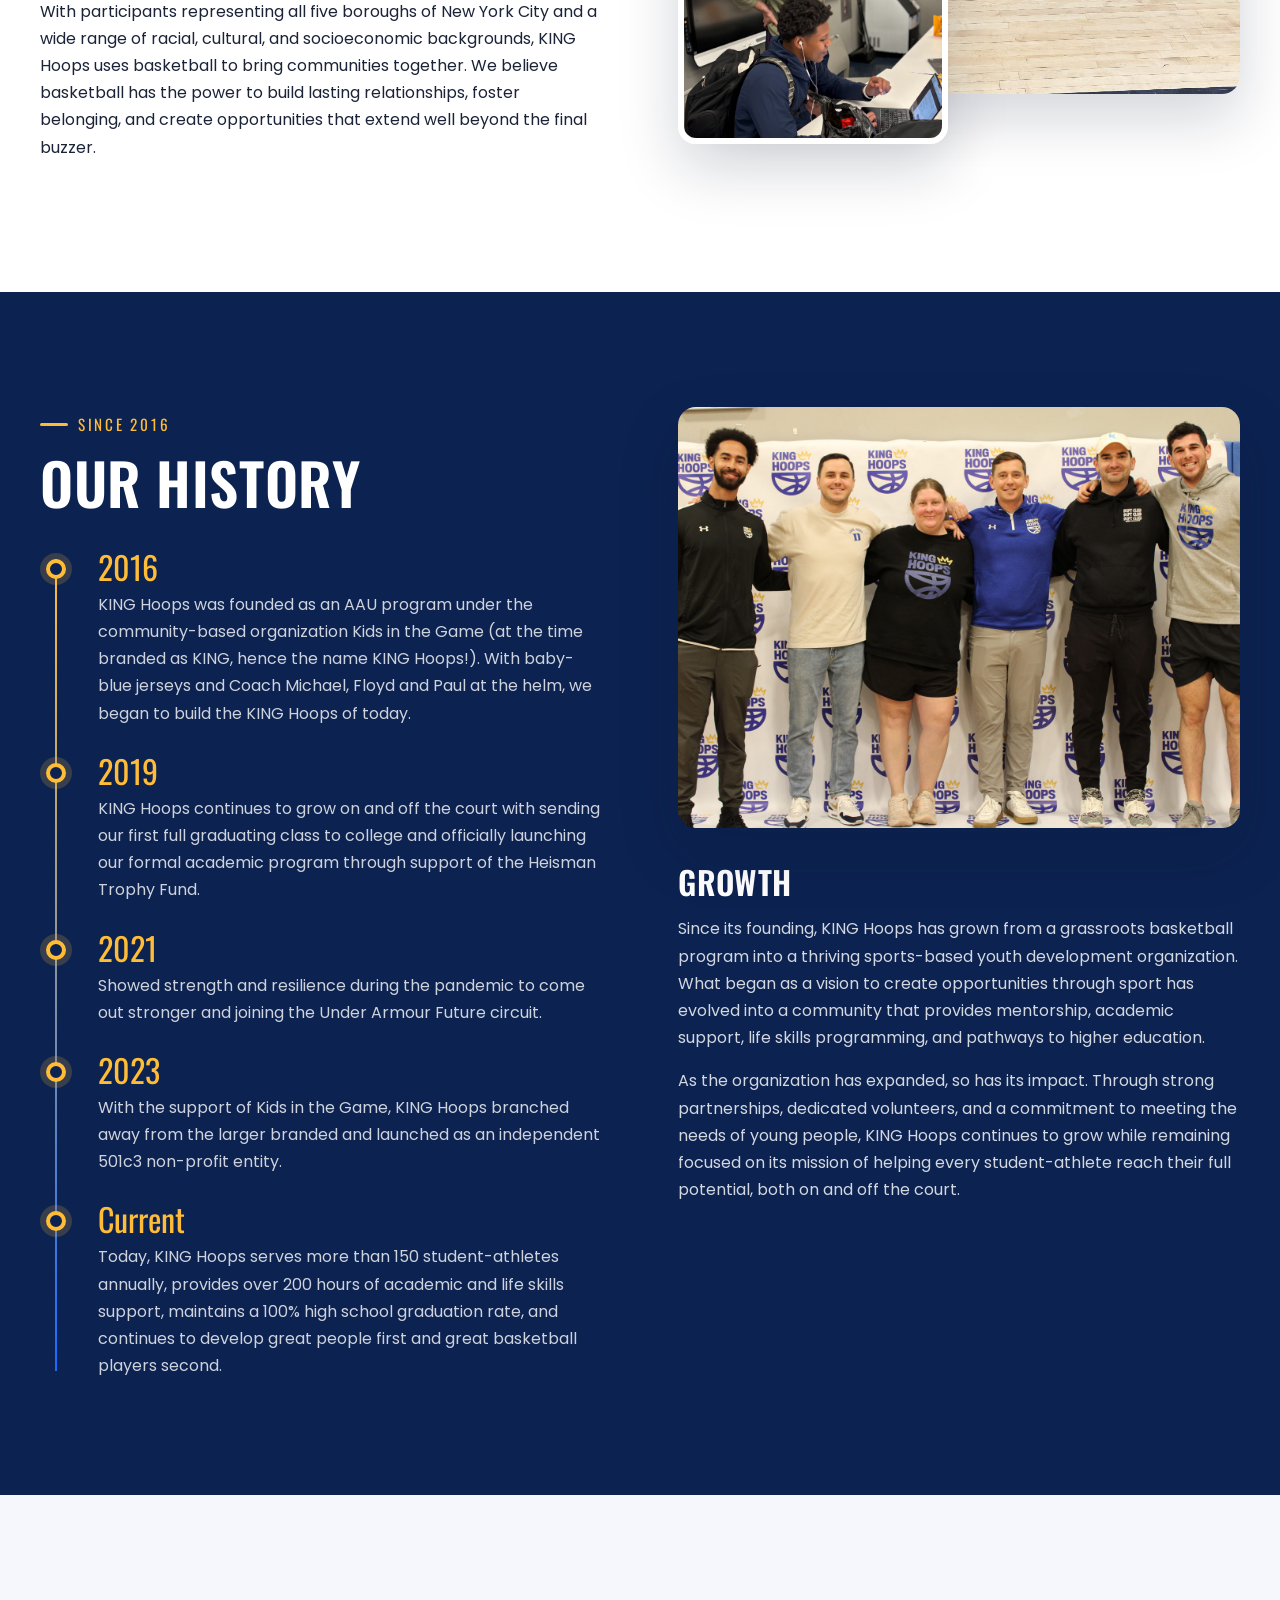
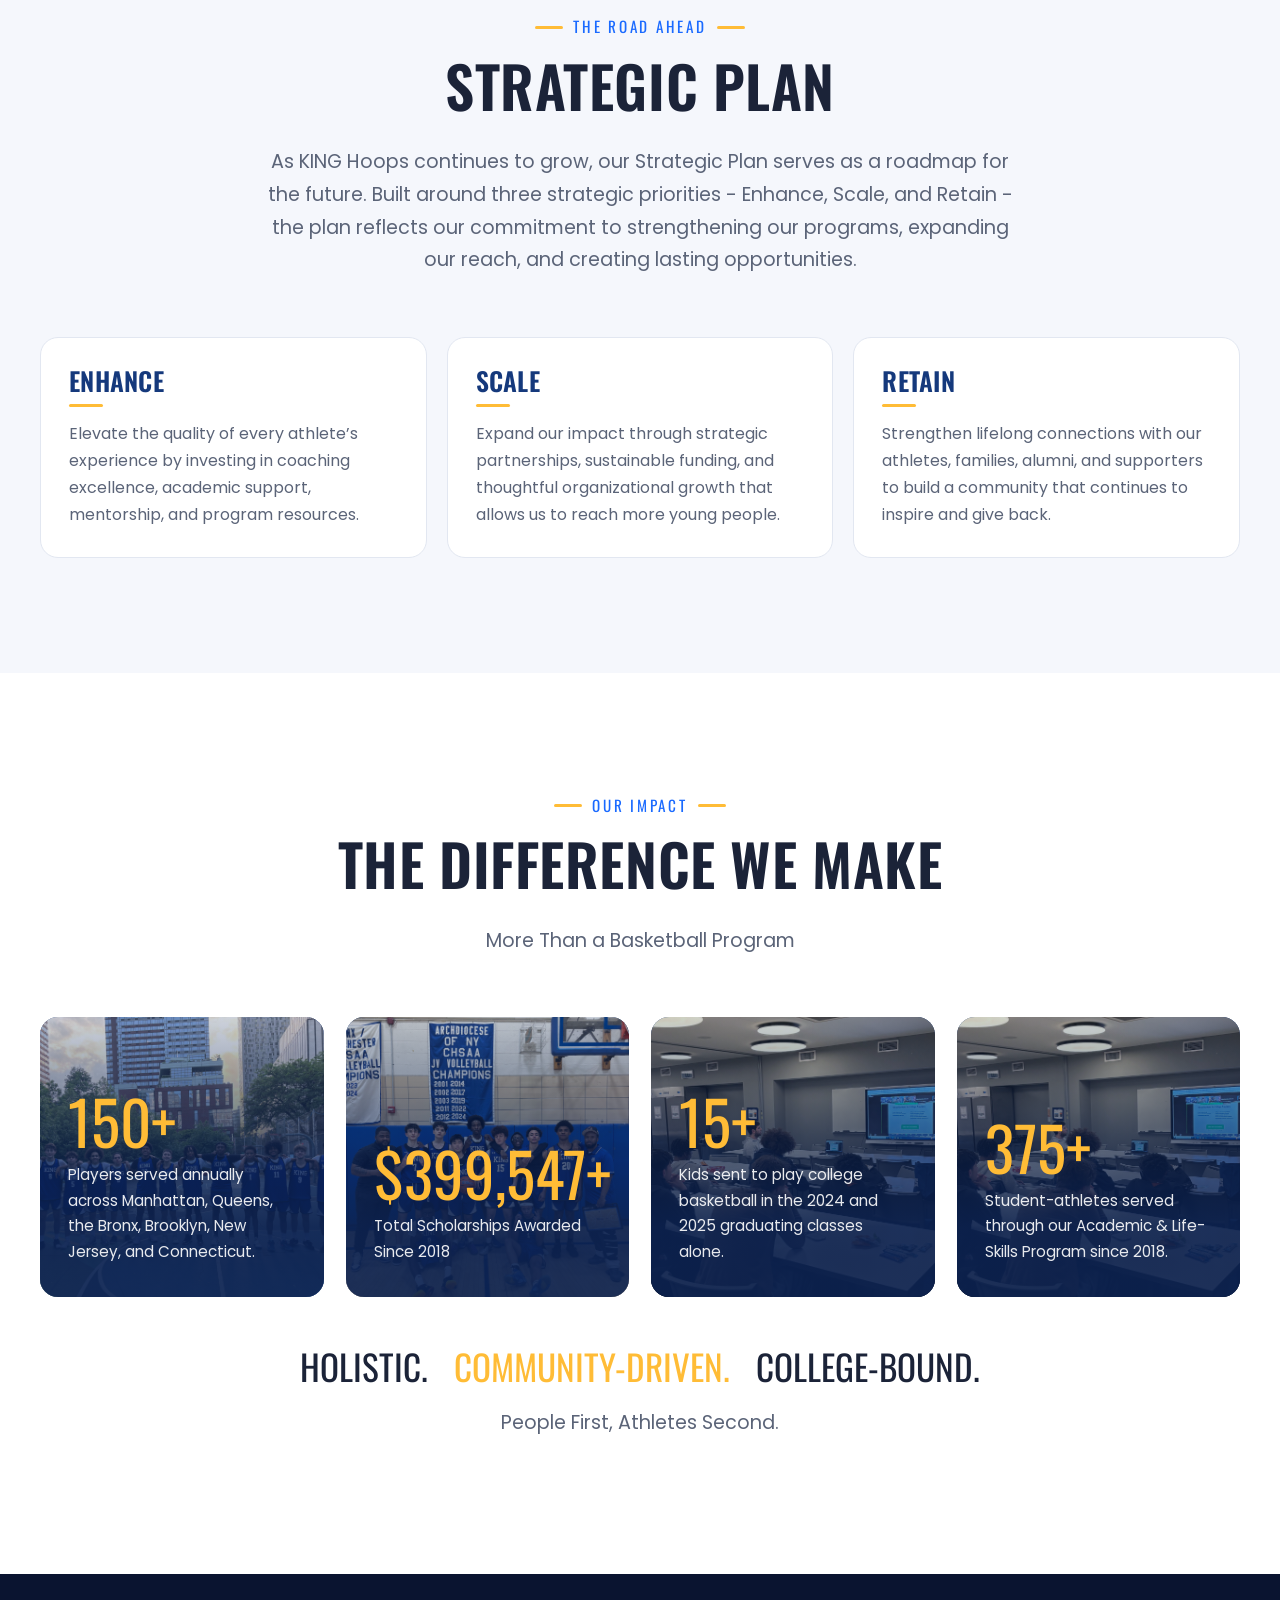
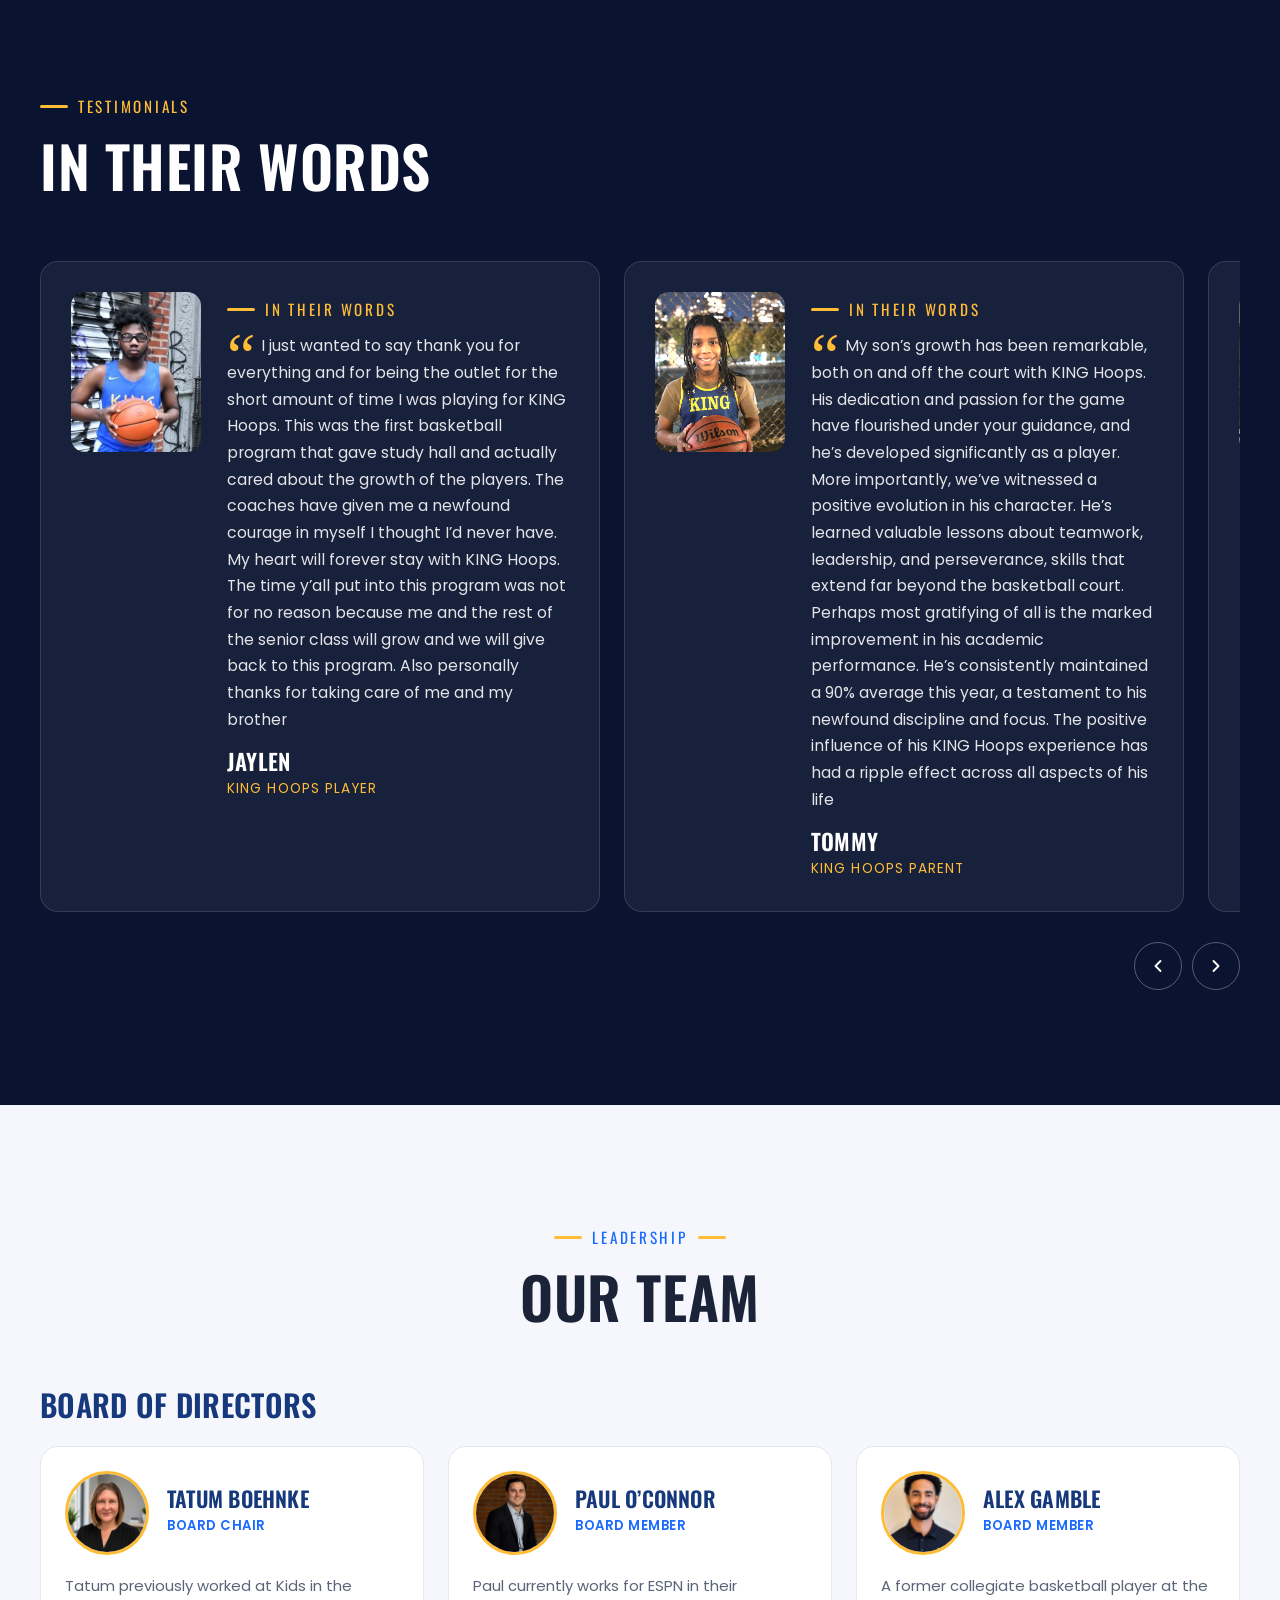
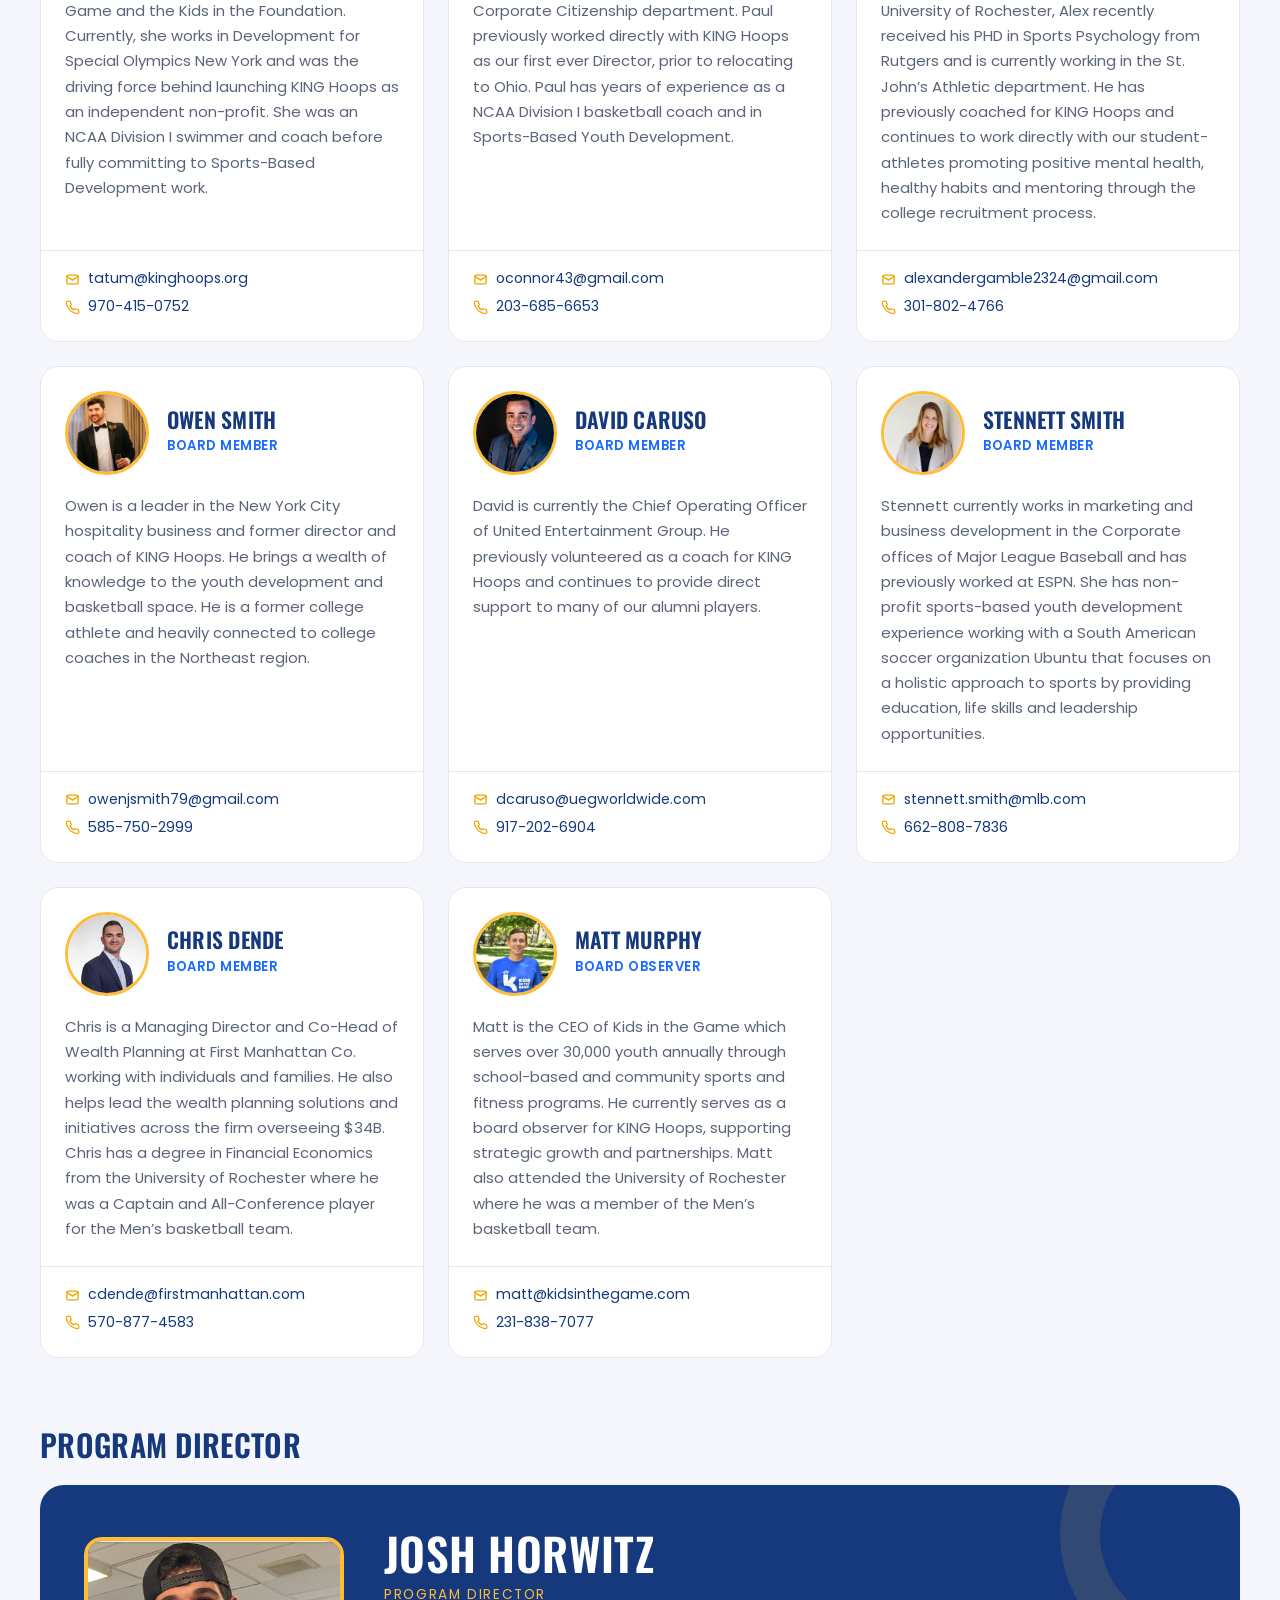
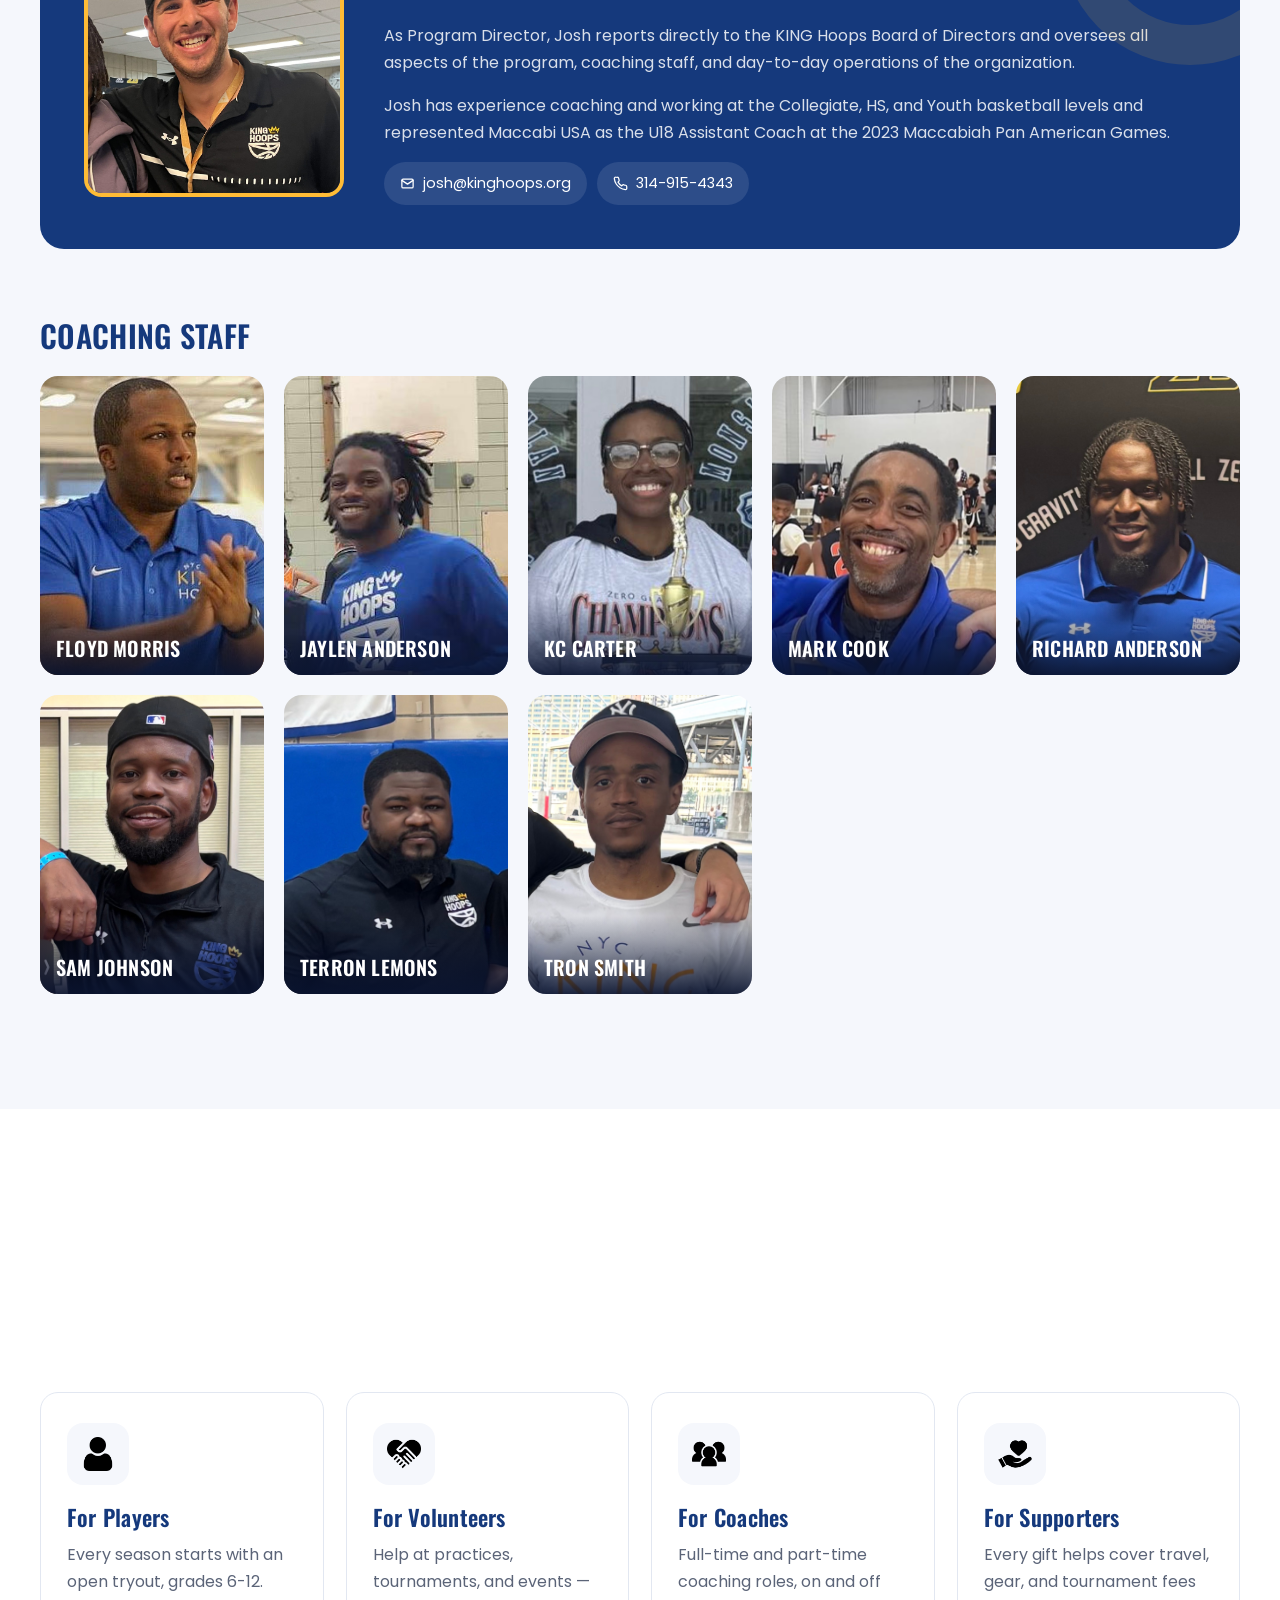
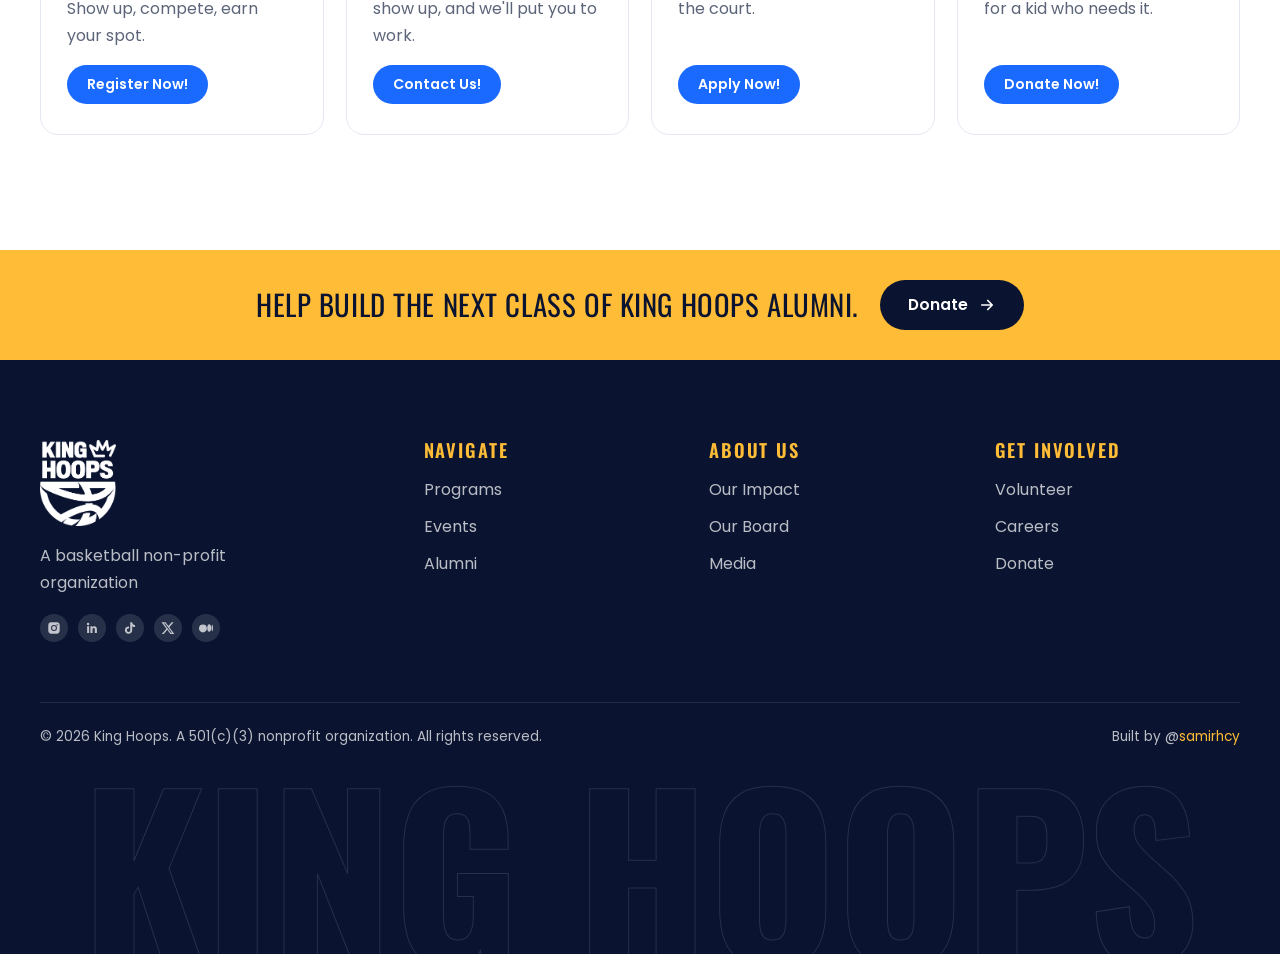
<file: about.html>
<!DOCTYPE html>
<html lang="en" class="no-js">
<head>
<meta charset="utf-8">
<meta name="viewport" content="width=device-width, initial-scale=1">
<title>About Us | KING Hoops</title>
<meta name="description" content="KING Hoops is a sports-based youth development organization serving student-athletes across New York City.">
<meta property="og:title" content="About Us | KING Hoops">
<meta property="og:description" content="KING Hoops is a sports-based youth development organization serving student-athletes across New York City.">
<meta property="og:type" content="website">
<meta property="og:image" content="assets/img/b40c4b_43e169ad9888472a8d624c2b9e7cf167.png">
<meta name="theme-color" content="#0a1430">
<link rel="icon" type="image/png" href="assets/img/b40c4b_43e169ad9888472a8d624c2b9e7cf167.png">
<link rel="apple-touch-icon" href="assets/img/b40c4b_43e169ad9888472a8d624c2b9e7cf167.png">
<link rel="preconnect" href="https://fonts.googleapis.com">
<link rel="preconnect" href="https://fonts.gstatic.com" crossorigin>
<link href="https://fonts.googleapis.com/css2?family=Oswald:wght@500;600;700&family=Poppins:wght@400;500;600;700&display=swap" rel="stylesheet">
<link rel="stylesheet" href="assets/css/style.css">
</head>
<body>
<a class="skip-link" href="#main">Skip to content</a>

<div class="topbar">
  <div class="container">
    <p>Welcome to King Hoops Official Website</p>
    <ul class="social"><li><a href="https://www.instagram.com/kinghoopsny/" target="_blank" rel="noopener" aria-label="Instagram"><svg viewBox="0 0 24 24"><path d="M12 2.2c3.2 0 3.6 0 4.8.1 3.3.1 4.8 1.7 4.9 4.9.1 1.3.1 1.6.1 4.8s0 3.6-.1 4.8c-.1 3.2-1.7 4.8-4.9 4.9-1.3.1-1.6.1-4.8.1s-3.6 0-4.8-.1c-3.3-.1-4.8-1.7-4.9-4.9C2.2 15.6 2.2 15.2 2.2 12s0-3.6.1-4.8C2.4 3.9 3.9 2.4 7.2 2.3 8.4 2.2 8.8 2.2 12 2.2zm0 4.7a5.1 5.1 0 1 0 0 10.2 5.1 5.1 0 0 0 0-10.2zm0 8.4a3.3 3.3 0 1 1 0-6.6 3.3 3.3 0 0 1 0 6.6zm5.3-9.8a1.2 1.2 0 1 0 0 2.4 1.2 1.2 0 0 0 0-2.4z"/></svg></a></li><li><a href="https://www.linkedin.com/company/king-hoops-united/?viewAsMember=true" target="_blank" rel="noopener" aria-label="LinkedIn"><svg viewBox="0 0 24 24"><path d="M20.4 20.5h-3.6v-5.6c0-1.3 0-3-1.8-3s-2.1 1.4-2.1 2.9v5.7H9.3V9h3.4v1.6c.5-.9 1.6-1.8 3.4-1.8 3.6 0 4.3 2.4 4.3 5.5v6.2zM5.3 7.4a2.1 2.1 0 1 1 0-4.2 2.1 2.1 0 0 1 0 4.2zM7.1 20.5H3.6V9h3.5v11.5z"/></svg></a></li><li><a href="https://www.tiktok.com/@kinghoopsny?_t=ZP-90MGS42SOnW&amp;_r=1" target="_blank" rel="noopener" aria-label="TikTok"><svg viewBox="0 0 24 24"><path d="M19.6 6.7a4.8 4.8 0 0 1-3.8-4.2V2h-3.4v13.7a2.9 2.9 0 1 1-2-2.7V9.5a6.3 6.3 0 1 0 5.4 6.2V8.8a8.2 8.2 0 0 0 4.8 1.5V6.9l-1-.2z"/></svg></a></li><li><a href="https://x.com/kinghoopsnyc" target="_blank" rel="noopener" aria-label="X"><svg viewBox="0 0 24 24"><path d="M18.2 2.3h3.4l-7.4 8.4 8.7 11.5h-6.8l-5.3-7-6.1 7H1.3l7.9-9L.9 2.3h7l4.8 6.3 5.5-6.3zm-1.2 17.9h1.9L7 4.2H5l12 16z"/></svg></a></li><li><a href="https://joshhorwitz18.medium.com/" target="_blank" rel="noopener" aria-label="Medium"><svg viewBox="0 0 24 24"><path d="M13.5 12a6.8 6.8 0 1 1-13.5 0 6.8 6.8 0 0 1 13.5 0zm7.4 0c0 3.5-1.5 6.4-3.4 6.4s-3.4-2.9-3.4-6.4 1.5-6.4 3.4-6.4 3.4 2.9 3.4 6.4zM24 12c0 3.2-.5 5.7-1.2 5.7s-1.2-2.6-1.2-5.7.5-5.7 1.2-5.7S24 8.8 24 12z"/></svg></a></li></ul>
  </div>
</div>

<header class="header">
  <div class="container">
    <a class="brand" href="index.html" aria-label="KING Hoops home">
      <img src="assets/img/b40c4b_cbb8d89a2e5b42b6bee540deb3fe7c71.png" alt="KING Hoops logo" width="43" height="48">
    </a>
    <nav class="nav" id="site-nav" aria-label="Main"><ul><li><a class="nav-link" href="index.html">Home</a></li><li><a class="nav-link" href="about.html" aria-current="page">About Us<svg class="chev" viewBox="0 0 24 24" fill="none" stroke="currentColor" stroke-width="3" stroke-linecap="round" stroke-linejoin="round" aria-hidden="true"><path d="M6 9l6 6 6-6"/></svg></a><ul class="dropdown"><li><a href="about.html#story">Our Story</a></li><li><a href="about.html#history">Our History</a></li><li><a href="about.html#impact">Our Impact</a></li><li><a href="about.html#team">Our Team</a></li><li><a href="about.html#get-involved">Get Involved</a></li></ul></li><li><a class="nav-link" href="programs.html">Programs<svg class="chev" viewBox="0 0 24 24" fill="none" stroke="currentColor" stroke-width="3" stroke-linecap="round" stroke-linejoin="round" aria-hidden="true"><path d="M6 9l6 6 6-6"/></svg></a><ul class="dropdown"><li><a href="programs.html#aau">AAU Programs</a></li><li><a href="programs.html#additional">Additional Programs</a></li><li><a href="programs.html#schedule">Tournament Schedule</a></li></ul></li><li><a class="nav-link" href="events.html">Events</a></li><li><a class="nav-link" href="alumni.html">Alumni</a></li><li><a class="nav-link" href="media.html">Media<svg class="chev" viewBox="0 0 24 24" fill="none" stroke="currentColor" stroke-width="3" stroke-linecap="round" stroke-linejoin="round" aria-hidden="true"><path d="M6 9l6 6 6-6"/></svg></a><ul class="dropdown"><li><a href="media.html#on-screen">On Screen</a></li><li><a href="media.html#gallery">Gallery</a></li><li><a href="media.html#blog">Blog</a></li></ul></li><li><a class="nav-link" href="tryouts.html">Tryouts</a></li><li><a class="nav-link" href="contact.html">Contact<svg class="chev" viewBox="0 0 24 24" fill="none" stroke="currentColor" stroke-width="3" stroke-linecap="round" stroke-linejoin="round" aria-hidden="true"><path d="M6 9l6 6 6-6"/></svg></a><ul class="dropdown"><li><a href="contact.html#faq">FAQs</a></li></ul></li><li class="mobile-donate"><a class="btn btn--gold" href="donate.html">Donate</a></li></ul></nav>
    <a class="btn btn--gold btn--sm desktop-only" href="donate.html">Donate</a>
    <button class="menu-toggle" aria-label="Menu" aria-expanded="false" aria-controls="site-nav"><span></span></button>
  </div>
</header>
<div class="scrim"></div>

<main id="main">

<section class="hero">
  <div class="hero__media"><video autoplay muted loop playsinline preload="auto" poster="assets/video/about.jpg"><source src="assets/video/about.mp4" type="video/mp4"></video></div>
  <div class="container hero__anim">
    <span class="hero__tag">About Us</span>
    <h1>Who We <span class="accent">Are</span></h1>
    <p>KING Hoops is a sports-based youth development organization serving student-athletes across New York City. We develop great people first and great players second, using basketball to build confidence, character, and a path to college.</p>
    <p style="margin-top:-14px">Representing all five boroughs, our athletes find more than a team. They find community, mentorship, and opportunities that last well beyond the final buzzer.</p>
    <nav class="page-links" aria-label="Quick Links">
      <a href="#story">Read Full Story</a><a href="#history">Our History</a><a href="#impact">Our Impact</a><a href="#team">Our Team</a><a href="#get-involved">Get Involved</a>
    </nav>
  </div>
</section>

<section class="section" id="story">
  <div class="container split">
    <div class="reveal">
      <span class="eyebrow">Who we are</span>
      <h2 class="title">Our Story</h2>
      <p>KING Hoops is a sports-based youth development organization serving student-athletes across New York City. We believe that every young person deserves access to opportunity, positive mentors, and a community that believes in their potential. Through basketball, we help young people develop the confidence, character, and life skills needed to succeed both on and off the court.</p>
      <p>With the goal of helping every player pursue higher education, KING Hoops focuses on the holistic development of each student-athlete - developing great people first and great basketball players second. In addition to practices, skill development, leagues, and travel tournaments, athletes participate in academic support, life skills workshops, college and career readiness programming, mentorship, and community engagement opportunities. Every aspect of our program is intentionally designed to prepare our players for success in college, their careers, and their communities.</p>
      <p>With participants representing all five boroughs of New York City and a wide range of racial, cultural, and socioeconomic backgrounds, KING Hoops uses basketball to bring communities together. We believe basketball has the power to build lasting relationships, foster belonging, and create opportunities that extend well beyond the final buzzer.</p>
    </div>
    <div class="reveal media-stack">
      <div class="media-frame"><img src="assets/img/b40c4b_b29e5cff3f7343f29ac999a1a50e6901.jpg" alt="16u team photo" loading="lazy"></div>
      <div class="media-frame"><img src="assets/img/b40c4b_61b9674b223844f6865a6f7eea4acde9.jpg" alt="Academic Program - study hall" loading="lazy"></div>
    </div>
  </div>
</section>

<section class="section section--navy" id="history">
  <div class="container split" style="align-items:start">
    <div class="reveal">
      <span class="eyebrow">Since 2016</span>
      <h2 class="title">Our History</h2>
      <div class="timeline" style="margin-top:36px">
        <div class="timeline__item"><div class="timeline__year">2016</div><p>KING Hoops was founded as an AAU program under the community-based organization Kids in the Game (at the time branded as KING, hence the name KING Hoops!). With baby-blue jerseys and Coach Michael, Floyd and Paul at the helm, we began to build the KING Hoops of today.</p></div>
        <div class="timeline__item"><div class="timeline__year">2019</div><p>KING Hoops continues to grow on and off the court with sending our first full graduating class to college and officially launching our formal academic program through support of the Heisman Trophy Fund.</p></div>
        <div class="timeline__item"><div class="timeline__year">2021</div><p>Showed strength and resilience during the pandemic to come out stronger and joining the Under Armour Future circuit.</p></div>
        <div class="timeline__item"><div class="timeline__year">2023</div><p>With the support of Kids in the Game, KING Hoops branched away from the larger branded and launched as an independent 501c3 non-profit entity.</p></div>
        <div class="timeline__item"><div class="timeline__year">Current</div><p>Today, KING Hoops serves more than 150 student-athletes annually, provides over 200 hours of academic and life skills support, maintains a 100% high school graduation rate, and continues to develop great people first and great basketball players second.</p></div>
      </div>
    </div>
    <div class="reveal" style="position:sticky;top:120px">
      <div class="media-frame media-frame--wide"><img src="assets/img/b40c4b_6cdca59e9ca44fa88f977e2b737c937d.jpg" alt="KING Hoops board" loading="lazy"></div>
      <h3 style="font-size:2rem;text-transform:uppercase;margin-top:36px">Growth</h3>
      <p style="color:rgba(255,255,255,.82)">Since its founding, KING Hoops has grown from a grassroots basketball program into a thriving sports-based youth development organization. What began as a vision to create opportunities through sport has evolved into a community that provides mentorship, academic support, life skills programming, and pathways to higher education.</p>
      <p style="color:rgba(255,255,255,.82)">As the organization has expanded, so has its impact. Through strong partnerships, dedicated volunteers, and a commitment to meeting the needs of young people, KING Hoops continues to grow while remaining focused on its mission of helping every student-athlete reach their full potential, both on and off the court.</p>
    </div>
  </div>
</section>

<section class="section section--paper">
  <div class="container">
    <div class="section-head center reveal">
      <span class="eyebrow">The road ahead</span>
      <h2 class="title">Strategic Plan</h2>
      <p class="lead">As KING Hoops continues to grow, our Strategic Plan serves as a roadmap for the future. Built around three strategic priorities - Enhance, Scale, and Retain - the plan reflects our commitment to strengthening our programs, expanding our reach, and creating lasting opportunities.</p>
    </div>
    <div class="trio reveal-stagger">
      <div class="trio__item"><h4>Enhance</h4><p>Elevate the quality of every athlete&rsquo;s experience by investing in coaching excellence, academic support, mentorship, and program resources.</p></div>
      <div class="trio__item"><h4>Scale</h4><p>Expand our impact through strategic partnerships, sustainable funding, and thoughtful organizational growth that allows us to reach more young people.</p></div>
      <div class="trio__item"><h4>Retain</h4><p>Strengthen lifelong connections with our athletes, families, alumni, and supporters to build a community that continues to inspire and give back.</p></div>
    </div>
  </div>
</section>

<section class="section" id="impact">
  <div class="container">
    <div class="section-head center reveal">
      <span class="eyebrow">Our Impact</span>
      <h2 class="title">The Difference We Make</h2>
      <p class="lead">More Than a Basketball Program</p>
    </div>
    <div class="stats reveal-stagger">
      <div class="stat"><img src="assets/img/b40c4b_ad10864a63eb44e2a50d990596031ded.jpg" alt="" loading="lazy"><div class="stat__num" data-count="150" data-suffix="+">150+</div><p>Players served annually across Manhattan, Queens, the Bronx, Brooklyn, New Jersey, and Connecticut.</p></div>
      <div class="stat"><img src="assets/img/b40c4b_8ecee1056ccf443a8c39139f8008b5fe.jpg" alt="" loading="lazy"><div class="stat__num" data-count="400000" data-prefix="$" data-suffix="+">$400,000+</div><p>Total Scholarships Awarded Since 2018</p></div>
      <div class="stat"><img src="assets/img/b40c4b_e0efcfc7a74f49689a0479528b0ec2b2.jpg" alt="" loading="lazy"><div class="stat__num" data-count="15" data-suffix="+">15+</div><p>Kids sent to play college basketball in the 2024 and 2025 graduating classes alone.</p></div>
      <div class="stat"><img src="assets/img/b40c4b_170e8e5e22834a2c9a41446e3d391181.jpg" alt="" loading="lazy"><div class="stat__num" data-count="375" data-suffix="+">375+</div><p>Student-athletes served through our Academic &amp; Life-Skills Program since 2018.</p></div>
    </div>
    <div class="pillars reveal"><span>Holistic.</span><span>Community-Driven.</span><span>College-Bound.</span></div>
    <p class="center lead reveal" style="margin-top:10px">People First, Athletes Second.</p>
  </div>
</section>

<section class="section section--ink">
  <div class="container testimonials" data-slider>
    <div class="section-head reveal">
      <span class="eyebrow">Testimonials</span>
      <h2 class="title">In Their Words</h2>
    </div>
    <div class="t-track reveal">
        <article class="t-card">
          <img src="assets/img/b40c4b_1007b8f8542746f2b32eb8220da27261.jpg" alt="Jaylen" loading="lazy">
          <div><span class="eyebrow">In Their Words</span><blockquote>I just wanted to say thank you for everything and for being the outlet for the short amount of time I was playing for KING Hoops. This was the first basketball program that gave study hall and actually cared about the growth of the players. The coaches have given me a newfound courage in myself I thought I&rsquo;d never have. My heart will forever stay with KING Hoops. The time y&rsquo;all put into this program was not for no reason because me and the rest of the senior class will grow and we will give back to this program. Also personally thanks for taking care of me and my brother</blockquote><h4>Jaylen</h4><span class="role">King Hoops Player</span></div>
        </article>
        <article class="t-card">
          <img src="assets/img/b40c4b_4a9c116a7ffd4b48af9470b62e68ee7e.jpg" alt="Tommy" loading="lazy">
          <div><span class="eyebrow">In Their Words</span><blockquote>My son&rsquo;s growth has been remarkable, both on and off the court with KING Hoops. His dedication and passion for the game have flourished under your guidance, and he&rsquo;s developed significantly as a player. More importantly, we&rsquo;ve witnessed a positive evolution in his character. He&rsquo;s learned valuable lessons about teamwork, leadership, and perseverance, skills that extend far beyond the basketball court. Perhaps most gratifying of all is the marked improvement in his academic performance. He&rsquo;s consistently maintained a 90% average this year, a testament to his newfound discipline and focus. The positive influence of his KING Hoops experience has had a ripple effect across all aspects of his life</blockquote><h4>Tommy</h4><span class="role">King Hoops Parent</span></div>
        </article>
        <article class="t-card">
          <img src="assets/img/b40c4b_33d3e2c40a9c47479ab87a23f4f9c188.jpg" alt="Rowan" loading="lazy">
          <div><span class="eyebrow">In Their Words</span><blockquote>Coaching with KING Hoops has shown me what it looks like to truly develop young athletes&mdash;not just as basketball players, but as leaders, teammates, and people. Every practice and tournament is built on integrity, growth, and the pursuit of excellence. The environment is competitive; we have fun, and we win. If you're looking to elevate your game and develop a winning mindset, KING Hoops is the place to be.</blockquote><h4>Rowan</h4><span class="role">King Hoops Coach</span></div>
        </article>
    </div>
    <div class="t-nav"><button data-dir="-1" aria-label="Previous testimonial"><svg viewBox="0 0 24 24" fill="none" stroke="currentColor" stroke-width="2.2" stroke-linecap="round" stroke-linejoin="round" aria-hidden="true"><path d="M15 18l-6-6 6-6"/></svg></button><button data-dir="1" aria-label="Next testimonial"><svg viewBox="0 0 24 24" fill="none" stroke="currentColor" stroke-width="2.2" stroke-linecap="round" stroke-linejoin="round" aria-hidden="true"><path d="M9 18l6-6-6-6"/></svg></button></div>
  </div>
</section>

<section class="section section--paper" id="team">
  <div class="container">
    <div class="section-head center reveal">
      <span class="eyebrow">Leadership</span>
      <h2 class="title">Our Team</h2>
    </div>
    <h3 class="reveal" style="font-size:1.9rem;text-transform:uppercase;color:var(--navy);margin-bottom:24px">Board of Directors</h3>
    <div class="people reveal-stagger">
      <article class="person">
        <div class="person__top"><img src="assets/img/b40c4b_1901fe440ad34401a3511de7f14655e5.jpg" alt="Tatum Boehnke" loading="lazy"><div><h4>Tatum Boehnke</h4><span class="role">Board Chair</span></div></div>
        <p class="person__bio">Tatum previously worked at Kids in the Game and the Kids in the Foundation. Currently, she works in Development for Special Olympics New York and was the driving force behind launching KING Hoops as an independent non-profit. She was an NCAA Division I swimmer and coach before fully committing to Sports-Based Development work.</p>
        <div class="person__contact"><a href="mailto:tatum@kinghoops.org"><svg viewBox="0 0 24 24" fill="none" stroke="currentColor" stroke-width="2" stroke-linecap="round" stroke-linejoin="round" aria-hidden="true"><rect x="3" y="5" width="18" height="14" rx="2"/><path d="M3 7l9 6 9-6"/></svg>tatum@kinghoops.org</a><a href="tel:+19704150752"><svg viewBox="0 0 24 24" fill="none" stroke="currentColor" stroke-width="2" stroke-linecap="round" stroke-linejoin="round" aria-hidden="true"><path d="M22 16.9v3a2 2 0 0 1-2.2 2 19.8 19.8 0 0 1-8.6-3.1 19.5 19.5 0 0 1-6-6A19.8 19.8 0 0 1 2.1 4.2 2 2 0 0 1 4.1 2h3a2 2 0 0 1 2 1.7c.1.9.4 1.8.7 2.7a2 2 0 0 1-.5 2.1L8 9.8a16 16 0 0 0 6 6l1.3-1.3a2 2 0 0 1 2.1-.4c.9.3 1.8.6 2.7.7a2 2 0 0 1 1.7 2z"/></svg>970-415-0752</a></div>
      </article>
      <article class="person">
        <div class="person__top"><img src="assets/img/b40c4b_e0433e6d5ea14f5aae75423c20a35507.jpg" alt="Paul O&rsquo;Connor" loading="lazy"><div><h4>Paul O&rsquo;Connor</h4><span class="role">Board Member</span></div></div>
        <p class="person__bio">Paul currently works for ESPN in their Corporate Citizenship department. Paul previously worked directly with KING Hoops as our first ever Director, prior to relocating to Ohio. Paul has years of experience as a NCAA Division I basketball coach and in Sports-Based Youth Development.</p>
        <div class="person__contact"><a href="mailto:oconnor43@gmail.com"><svg viewBox="0 0 24 24" fill="none" stroke="currentColor" stroke-width="2" stroke-linecap="round" stroke-linejoin="round" aria-hidden="true"><rect x="3" y="5" width="18" height="14" rx="2"/><path d="M3 7l9 6 9-6"/></svg>oconnor43@gmail.com</a><a href="tel:+12036856653"><svg viewBox="0 0 24 24" fill="none" stroke="currentColor" stroke-width="2" stroke-linecap="round" stroke-linejoin="round" aria-hidden="true"><path d="M22 16.9v3a2 2 0 0 1-2.2 2 19.8 19.8 0 0 1-8.6-3.1 19.5 19.5 0 0 1-6-6A19.8 19.8 0 0 1 2.1 4.2 2 2 0 0 1 4.1 2h3a2 2 0 0 1 2 1.7c.1.9.4 1.8.7 2.7a2 2 0 0 1-.5 2.1L8 9.8a16 16 0 0 0 6 6l1.3-1.3a2 2 0 0 1 2.1-.4c.9.3 1.8.6 2.7.7a2 2 0 0 1 1.7 2z"/></svg>203-685-6653</a></div>
      </article>
      <article class="person">
        <div class="person__top"><img src="assets/img/b40c4b_4456ea8026ba4867bc57d8db3bc9bf77.jpg" alt="Alex Gamble" loading="lazy"><div><h4>Alex Gamble</h4><span class="role">Board Member</span></div></div>
        <p class="person__bio">A former collegiate basketball player at the University of Rochester, Alex recently received his PHD in Sports Psychology from Rutgers and is currently working in the St. John&rsquo;s Athletic department. He has previously coached for KING Hoops and continues to work directly with our student-athletes promoting positive mental health, healthy habits and mentoring through the college recruitment process.</p>
        <div class="person__contact"><a href="mailto:alexandergamble2324@gmail.com"><svg viewBox="0 0 24 24" fill="none" stroke="currentColor" stroke-width="2" stroke-linecap="round" stroke-linejoin="round" aria-hidden="true"><rect x="3" y="5" width="18" height="14" rx="2"/><path d="M3 7l9 6 9-6"/></svg>alexandergamble2324@gmail.com</a><a href="tel:+13018024766"><svg viewBox="0 0 24 24" fill="none" stroke="currentColor" stroke-width="2" stroke-linecap="round" stroke-linejoin="round" aria-hidden="true"><path d="M22 16.9v3a2 2 0 0 1-2.2 2 19.8 19.8 0 0 1-8.6-3.1 19.5 19.5 0 0 1-6-6A19.8 19.8 0 0 1 2.1 4.2 2 2 0 0 1 4.1 2h3a2 2 0 0 1 2 1.7c.1.9.4 1.8.7 2.7a2 2 0 0 1-.5 2.1L8 9.8a16 16 0 0 0 6 6l1.3-1.3a2 2 0 0 1 2.1-.4c.9.3 1.8.6 2.7.7a2 2 0 0 1 1.7 2z"/></svg>301-802-4766</a></div>
      </article>
      <article class="person">
        <div class="person__top"><img src="assets/img/b40c4b_1e830000594e4d998cee8b46adc73da3.jpg" alt="Owen Smith" loading="lazy"><div><h4>Owen Smith</h4><span class="role">Board Member</span></div></div>
        <p class="person__bio">Owen is a leader in the New York City hospitality business and former director and coach of KING Hoops. He brings a wealth of knowledge to the youth development and basketball space. He is a former college athlete and heavily connected to college coaches in the Northeast region.</p>
        <div class="person__contact"><a href="mailto:owenjsmith79@gmail.com"><svg viewBox="0 0 24 24" fill="none" stroke="currentColor" stroke-width="2" stroke-linecap="round" stroke-linejoin="round" aria-hidden="true"><rect x="3" y="5" width="18" height="14" rx="2"/><path d="M3 7l9 6 9-6"/></svg>owenjsmith79@gmail.com</a><a href="tel:+15857502999"><svg viewBox="0 0 24 24" fill="none" stroke="currentColor" stroke-width="2" stroke-linecap="round" stroke-linejoin="round" aria-hidden="true"><path d="M22 16.9v3a2 2 0 0 1-2.2 2 19.8 19.8 0 0 1-8.6-3.1 19.5 19.5 0 0 1-6-6A19.8 19.8 0 0 1 2.1 4.2 2 2 0 0 1 4.1 2h3a2 2 0 0 1 2 1.7c.1.9.4 1.8.7 2.7a2 2 0 0 1-.5 2.1L8 9.8a16 16 0 0 0 6 6l1.3-1.3a2 2 0 0 1 2.1-.4c.9.3 1.8.6 2.7.7a2 2 0 0 1 1.7 2z"/></svg>585-750-2999</a></div>
      </article>
      <article class="person">
        <div class="person__top"><img src="assets/img/b40c4b_b600a7d7452c40d08515a7f7cb40d510.jpg" alt="David Caruso" loading="lazy"><div><h4>David Caruso</h4><span class="role">Board Member</span></div></div>
        <p class="person__bio">David is currently the Chief Operating Officer of United Entertainment Group. He previously volunteered as a coach for KING Hoops and continues to provide direct support to many of our alumni players.</p>
        <div class="person__contact"><a href="mailto:dcaruso@uegworldwide.com"><svg viewBox="0 0 24 24" fill="none" stroke="currentColor" stroke-width="2" stroke-linecap="round" stroke-linejoin="round" aria-hidden="true"><rect x="3" y="5" width="18" height="14" rx="2"/><path d="M3 7l9 6 9-6"/></svg>dcaruso@uegworldwide.com</a><a href="tel:+19172026904"><svg viewBox="0 0 24 24" fill="none" stroke="currentColor" stroke-width="2" stroke-linecap="round" stroke-linejoin="round" aria-hidden="true"><path d="M22 16.9v3a2 2 0 0 1-2.2 2 19.8 19.8 0 0 1-8.6-3.1 19.5 19.5 0 0 1-6-6A19.8 19.8 0 0 1 2.1 4.2 2 2 0 0 1 4.1 2h3a2 2 0 0 1 2 1.7c.1.9.4 1.8.7 2.7a2 2 0 0 1-.5 2.1L8 9.8a16 16 0 0 0 6 6l1.3-1.3a2 2 0 0 1 2.1-.4c.9.3 1.8.6 2.7.7a2 2 0 0 1 1.7 2z"/></svg>917-202-6904</a></div>
      </article>
      <article class="person">
        <div class="person__top"><img src="assets/img/b40c4b_6ece8370889f48f39cebae79ec10e8c4.jpg" alt="Stennett Smith" loading="lazy"><div><h4>Stennett Smith</h4><span class="role">Board Member</span></div></div>
        <p class="person__bio">Stennett currently works in marketing and business development in the Corporate offices of Major League Baseball and has previously worked at ESPN. She has non-profit sports-based youth development experience working with a South American soccer organization Ubuntu that focuses on a holistic approach to sports by providing education, life skills and leadership opportunities.</p>
        <div class="person__contact"><a href="mailto:stennett.smith@mlb.com"><svg viewBox="0 0 24 24" fill="none" stroke="currentColor" stroke-width="2" stroke-linecap="round" stroke-linejoin="round" aria-hidden="true"><rect x="3" y="5" width="18" height="14" rx="2"/><path d="M3 7l9 6 9-6"/></svg>stennett.smith@mlb.com</a><a href="tel:+16628087836"><svg viewBox="0 0 24 24" fill="none" stroke="currentColor" stroke-width="2" stroke-linecap="round" stroke-linejoin="round" aria-hidden="true"><path d="M22 16.9v3a2 2 0 0 1-2.2 2 19.8 19.8 0 0 1-8.6-3.1 19.5 19.5 0 0 1-6-6A19.8 19.8 0 0 1 2.1 4.2 2 2 0 0 1 4.1 2h3a2 2 0 0 1 2 1.7c.1.9.4 1.8.7 2.7a2 2 0 0 1-.5 2.1L8 9.8a16 16 0 0 0 6 6l1.3-1.3a2 2 0 0 1 2.1-.4c.9.3 1.8.6 2.7.7a2 2 0 0 1 1.7 2z"/></svg>662-808-7836</a></div>
      </article>
      <article class="person">
        <div class="person__top"><img src="assets/img/b40c4b_c608366bc6674a1f92a8621710553fc0.jpg" alt="Chris Dende" loading="lazy"><div><h4>Chris Dende</h4><span class="role">Board Member</span></div></div>
        <p class="person__bio">Chris is a Managing Director and Co-Head of Wealth Planning at First Manhattan Co. working with individuals and families. He also helps lead the wealth planning solutions and initiatives across the firm overseeing $34B. Chris has a degree in Financial Economics from the University of Rochester where he was a Captain and All-Conference player for the Men&rsquo;s basketball team.</p>
        <div class="person__contact"><a href="mailto:cdende@firstmanhattan.com"><svg viewBox="0 0 24 24" fill="none" stroke="currentColor" stroke-width="2" stroke-linecap="round" stroke-linejoin="round" aria-hidden="true"><rect x="3" y="5" width="18" height="14" rx="2"/><path d="M3 7l9 6 9-6"/></svg>cdende@firstmanhattan.com</a><a href="tel:+15708774583"><svg viewBox="0 0 24 24" fill="none" stroke="currentColor" stroke-width="2" stroke-linecap="round" stroke-linejoin="round" aria-hidden="true"><path d="M22 16.9v3a2 2 0 0 1-2.2 2 19.8 19.8 0 0 1-8.6-3.1 19.5 19.5 0 0 1-6-6A19.8 19.8 0 0 1 2.1 4.2 2 2 0 0 1 4.1 2h3a2 2 0 0 1 2 1.7c.1.9.4 1.8.7 2.7a2 2 0 0 1-.5 2.1L8 9.8a16 16 0 0 0 6 6l1.3-1.3a2 2 0 0 1 2.1-.4c.9.3 1.8.6 2.7.7a2 2 0 0 1 1.7 2z"/></svg>570-877-4583</a></div>
      </article>
      <article class="person">
        <div class="person__top"><img src="assets/img/b40c4b_190d5725a6f24684a31cef02f4307b1a.jpg" alt="Matt Murphy" loading="lazy"><div><h4>Matt Murphy</h4><span class="role">Board Observer</span></div></div>
        <p class="person__bio">Matt is the CEO of Kids in the Game which serves over 30,000 youth annually through school-based and community sports and fitness programs. He currently serves as a board observer for KING Hoops, supporting strategic growth and partnerships. Matt also attended the University of Rochester where he was a member of the Men&rsquo;s basketball team.</p>
        <div class="person__contact"><a href="mailto:matt@kidsinthegame.com"><svg viewBox="0 0 24 24" fill="none" stroke="currentColor" stroke-width="2" stroke-linecap="round" stroke-linejoin="round" aria-hidden="true"><rect x="3" y="5" width="18" height="14" rx="2"/><path d="M3 7l9 6 9-6"/></svg>matt@kidsinthegame.com</a><a href="tel:+12318387077"><svg viewBox="0 0 24 24" fill="none" stroke="currentColor" stroke-width="2" stroke-linecap="round" stroke-linejoin="round" aria-hidden="true"><path d="M22 16.9v3a2 2 0 0 1-2.2 2 19.8 19.8 0 0 1-8.6-3.1 19.5 19.5 0 0 1-6-6A19.8 19.8 0 0 1 2.1 4.2 2 2 0 0 1 4.1 2h3a2 2 0 0 1 2 1.7c.1.9.4 1.8.7 2.7a2 2 0 0 1-.5 2.1L8 9.8a16 16 0 0 0 6 6l1.3-1.3a2 2 0 0 1 2.1-.4c.9.3 1.8.6 2.7.7a2 2 0 0 1 1.7 2z"/></svg>231-838-7077</a></div>
      </article>
    </div>

    <h3 class="reveal" style="font-size:1.9rem;text-transform:uppercase;color:var(--navy);margin:70px 0 24px">Program Director</h3>
    <div class="director reveal">
      <img src="assets/img/b40c4b_ceadb84e7c7143d79edd2abb0a0e7fbc.jpg" alt="Josh Horwitz" loading="lazy">
      <div>
        <h3>Josh Horwitz</h3>
        <span class="role">Program Director</span>
        <p>As Program Director, Josh reports directly to the KING Hoops Board of Directors and oversees all aspects of the program, coaching staff, and day-to-day operations of the organization.</p>
        <p>Josh has experience coaching and working at the Collegiate, HS, and Youth basketball levels and represented Maccabi USA as the U18 Assistant Coach at the 2023 Maccabiah Pan American Games.</p>
        <div class="contact-chips"><a class="chip" href="mailto:josh@kinghoops.org"><svg viewBox="0 0 24 24" fill="none" stroke="currentColor" stroke-width="2" stroke-linecap="round" stroke-linejoin="round" aria-hidden="true"><rect x="3" y="5" width="18" height="14" rx="2"/><path d="M3 7l9 6 9-6"/></svg>josh@kinghoops.org</a><a class="chip" href="tel:+13149154343"><svg viewBox="0 0 24 24" fill="none" stroke="currentColor" stroke-width="2" stroke-linecap="round" stroke-linejoin="round" aria-hidden="true"><path d="M22 16.9v3a2 2 0 0 1-2.2 2 19.8 19.8 0 0 1-8.6-3.1 19.5 19.5 0 0 1-6-6A19.8 19.8 0 0 1 2.1 4.2 2 2 0 0 1 4.1 2h3a2 2 0 0 1 2 1.7c.1.9.4 1.8.7 2.7a2 2 0 0 1-.5 2.1L8 9.8a16 16 0 0 0 6 6l1.3-1.3a2 2 0 0 1 2.1-.4c.9.3 1.8.6 2.7.7a2 2 0 0 1 1.7 2z"/></svg>314-915-4343</a></div>
      </div>
    </div>

    <h3 class="reveal" style="font-size:1.9rem;text-transform:uppercase;color:var(--navy);margin:70px 0 24px">Coaching Staff</h3>
    <div class="coaches reveal-stagger"><div class="coach"><img src="assets/img/b40c4b_3e6f35f4b7d64fd4b117422c2aa68fd1.jpg" alt="Floyd Morris" loading="lazy"><h4>Floyd Morris</h4></div><div class="coach"><img src="assets/img/b40c4b_ace5f8bc37dd42c281784803994c479a.jpg" alt="Jaylen Anderson" loading="lazy"><h4>Jaylen Anderson</h4></div><div class="coach"><img src="assets/img/b40c4b_d67c5f41be96475588070d9eeee559a6.jpg" alt="KC Carter" loading="lazy"><h4>KC Carter</h4></div><div class="coach"><img src="assets/img/b40c4b_ec97890c9c82436d9fd29614db652ccf.jpg" alt="Mark Cook" loading="lazy"><h4>Mark Cook</h4></div><div class="coach"><img src="assets/img/b40c4b_aa4a2f1fd0f74ca09d826e82088729c5.jpg" alt="Richard Anderson" loading="lazy"><h4>Richard Anderson</h4></div><div class="coach"><img src="assets/img/b40c4b_382d5a3a47b54c51ba242ee0e9665a7e.jpg" alt="Sam Johnson" loading="lazy"><h4>Sam Johnson</h4></div><div class="coach"><img src="assets/img/b40c4b_cf87d4ce45ba42c68288e52f346dea96.jpg" alt="Terron Lemons" loading="lazy"><h4>Terron Lemons</h4></div><div class="coach"><img src="assets/img/b40c4b_ff282913d1884ffb80038e459c1cd7d4.jpg" alt="Tron Smith" loading="lazy"><h4>Tron Smith</h4></div></div>
  </div>
</section>

<section class="section" id="get-involved">
  <div class="container">
    <div class="section-head center reveal">
      <span class="eyebrow">Join the family</span>
      <h2 class="title">Get Involved</h2>
    </div>
    <div class="involve reveal-stagger">
      <div class="involve__item"><div class="involve__icon"><img src="assets/img/b40c4b_3279eb5ae7ec4e68a4f9aca83067200f.png" alt="" loading="lazy"></div><h4>For Players</h4><p>Every season starts with an open tryout, grades 6-12. Show up, compete, earn your spot.</p><a class="btn btn--sm" href="tryouts.html">Register Now!</a></div>
      <div class="involve__item"><div class="involve__icon"><img src="assets/img/b40c4b_7ba6dd23c4ba400a920ba8f53a735546.png" alt="" loading="lazy"></div><h4>For Volunteers</h4><p>Help at practices, tournaments, and events &mdash; show up, and we'll put you to work.</p><a class="btn btn--sm" href="mailto:josh@kinghoops.org?subject=I%20am%20Interested%20in%20Volunteering!">Contact Us!</a></div>
      <div class="involve__item"><div class="involve__icon"><img src="assets/img/b40c4b_47f7a00a5887432a8a4ecbc701d97f36.png" alt="" loading="lazy"></div><h4>For Coaches</h4><p>Full-time and part-time coaching roles, on and off the court.</p><a class="btn btn--sm" href="mailto:josh@kinghoops.org?subject=I'm%20interested%20in%20Coaching!%20-%20Resume%20Attached">Apply Now!</a></div>
      <div class="involve__item"><div class="involve__icon"><img src="assets/img/b40c4b_93466e5b78ac4c838b87cc1a063c10dc.png" alt="" loading="lazy"></div><h4>For Supporters</h4><p>Every gift helps cover travel, gear, and tournament fees for a kid who needs it.</p><a class="btn btn--sm" href="donate.html">Donate Now!</a></div>
    </div>
  </div>
</section>

</main>

<section class="cta-band">
  <div class="container">
    <p>Help build the next class of King Hoops alumni.</p>
    <a class="btn btn--dark" href="donate.html">Donate <svg viewBox="0 0 24 24" fill="none" stroke="currentColor" stroke-width="2.2" stroke-linecap="round" stroke-linejoin="round" aria-hidden="true"><path d="M5 12h14M13 6l6 6-6 6"/></svg></a>
  </div>
</section>
<footer class="footer">
  <div class="container">
    <div class="footer__grid">
      <div class="footer__brand">
        <img src="assets/img/b40c4b_cbb8d89a2e5b42b6bee540deb3fe7c71.png" alt="KING Hoops logo" width="77" height="86" loading="lazy">
        <p>A basketball non-profit organization</p>
        <ul class="social"><li><a href="https://www.instagram.com/kinghoopsny/" target="_blank" rel="noopener" aria-label="Instagram"><svg viewBox="0 0 24 24"><path d="M12 2.2c3.2 0 3.6 0 4.8.1 3.3.1 4.8 1.7 4.9 4.9.1 1.3.1 1.6.1 4.8s0 3.6-.1 4.8c-.1 3.2-1.7 4.8-4.9 4.9-1.3.1-1.6.1-4.8.1s-3.6 0-4.8-.1c-3.3-.1-4.8-1.7-4.9-4.9C2.2 15.6 2.2 15.2 2.2 12s0-3.6.1-4.8C2.4 3.9 3.9 2.4 7.2 2.3 8.4 2.2 8.8 2.2 12 2.2zm0 4.7a5.1 5.1 0 1 0 0 10.2 5.1 5.1 0 0 0 0-10.2zm0 8.4a3.3 3.3 0 1 1 0-6.6 3.3 3.3 0 0 1 0 6.6zm5.3-9.8a1.2 1.2 0 1 0 0 2.4 1.2 1.2 0 0 0 0-2.4z"/></svg></a></li><li><a href="https://www.linkedin.com/company/king-hoops-united/?viewAsMember=true" target="_blank" rel="noopener" aria-label="LinkedIn"><svg viewBox="0 0 24 24"><path d="M20.4 20.5h-3.6v-5.6c0-1.3 0-3-1.8-3s-2.1 1.4-2.1 2.9v5.7H9.3V9h3.4v1.6c.5-.9 1.6-1.8 3.4-1.8 3.6 0 4.3 2.4 4.3 5.5v6.2zM5.3 7.4a2.1 2.1 0 1 1 0-4.2 2.1 2.1 0 0 1 0 4.2zM7.1 20.5H3.6V9h3.5v11.5z"/></svg></a></li><li><a href="https://www.tiktok.com/@kinghoopsny?_t=ZP-90MGS42SOnW&amp;_r=1" target="_blank" rel="noopener" aria-label="TikTok"><svg viewBox="0 0 24 24"><path d="M19.6 6.7a4.8 4.8 0 0 1-3.8-4.2V2h-3.4v13.7a2.9 2.9 0 1 1-2-2.7V9.5a6.3 6.3 0 1 0 5.4 6.2V8.8a8.2 8.2 0 0 0 4.8 1.5V6.9l-1-.2z"/></svg></a></li><li><a href="https://x.com/kinghoopsnyc" target="_blank" rel="noopener" aria-label="X"><svg viewBox="0 0 24 24"><path d="M18.2 2.3h3.4l-7.4 8.4 8.7 11.5h-6.8l-5.3-7-6.1 7H1.3l7.9-9L.9 2.3h7l4.8 6.3 5.5-6.3zm-1.2 17.9h1.9L7 4.2H5l12 16z"/></svg></a></li><li><a href="https://joshhorwitz18.medium.com/" target="_blank" rel="noopener" aria-label="Medium"><svg viewBox="0 0 24 24"><path d="M13.5 12a6.8 6.8 0 1 1-13.5 0 6.8 6.8 0 0 1 13.5 0zm7.4 0c0 3.5-1.5 6.4-3.4 6.4s-3.4-2.9-3.4-6.4 1.5-6.4 3.4-6.4 3.4 2.9 3.4 6.4zM24 12c0 3.2-.5 5.7-1.2 5.7s-1.2-2.6-1.2-5.7.5-5.7 1.2-5.7S24 8.8 24 12z"/></svg></a></li></ul>
      </div>
      <div>
        <h4>Navigate</h4>
        <ul><li><a href="programs.html">Programs</a></li><li><a href="events.html">Events</a></li><li><a href="alumni.html">Alumni</a></li></ul>
      </div>
      <div>
        <h4>About Us</h4>
        <ul><li><a href="about.html#impact">Our Impact</a></li><li><a href="about.html#team">Our Board</a></li><li><a href="media.html">Media</a></li></ul>
      </div>
      <div>
        <h4>Get Involved</h4>
        <ul><li><a href="about.html#get-involved">Volunteer</a></li><li><a href="about.html#get-involved">Careers</a></li><li><a href="donate.html">Donate</a></li></ul>
      </div>
    </div>
    <div class="footer__bottom">
      <span>&copy; <span data-year>2026</span> King Hoops. A 501(c)(3) nonprofit organization. All rights reserved.</span>
      <span>Built by @<a href="https://www.linkedin.com/in/samirhcy/" target="_blank" rel="noopener">samirhcy</a></span>
    </div>
  </div>
  <div class="footer__word" aria-hidden="true">King Hoops</div>
</footer>

<button class="to-top" aria-label="Back to top"><svg viewBox="0 0 24 24" fill="none" stroke="currentColor" stroke-width="2.5" stroke-linecap="round" stroke-linejoin="round" aria-hidden="true"><path d="M12 19V5M5 12l7-7 7 7"/></svg></button>

<div class="lightbox" role="dialog" aria-modal="true" aria-label="Media viewer">
  <button class="lb-close" aria-label="Close"><svg viewBox="0 0 24 24" fill="none" stroke="currentColor" stroke-width="2.2" stroke-linecap="round" aria-hidden="true"><path d="M6 6l12 12M18 6L6 18"/></svg></button>
  <button class="lb-prev" aria-label="Previous"><svg viewBox="0 0 24 24" fill="none" stroke="currentColor" stroke-width="2.2" stroke-linecap="round" stroke-linejoin="round" aria-hidden="true"><path d="M15 18l-6-6 6-6"/></svg></button>
  <div class="lightbox__stage"></div>
  <button class="lb-next" aria-label="Next"><svg viewBox="0 0 24 24" fill="none" stroke="currentColor" stroke-width="2.2" stroke-linecap="round" stroke-linejoin="round" aria-hidden="true"><path d="M9 18l6-6-6-6"/></svg></button>
  <div class="lb-count"></div>
</div>

<script src="assets/js/main.js" defer></script>
</body>
</html>
</file>
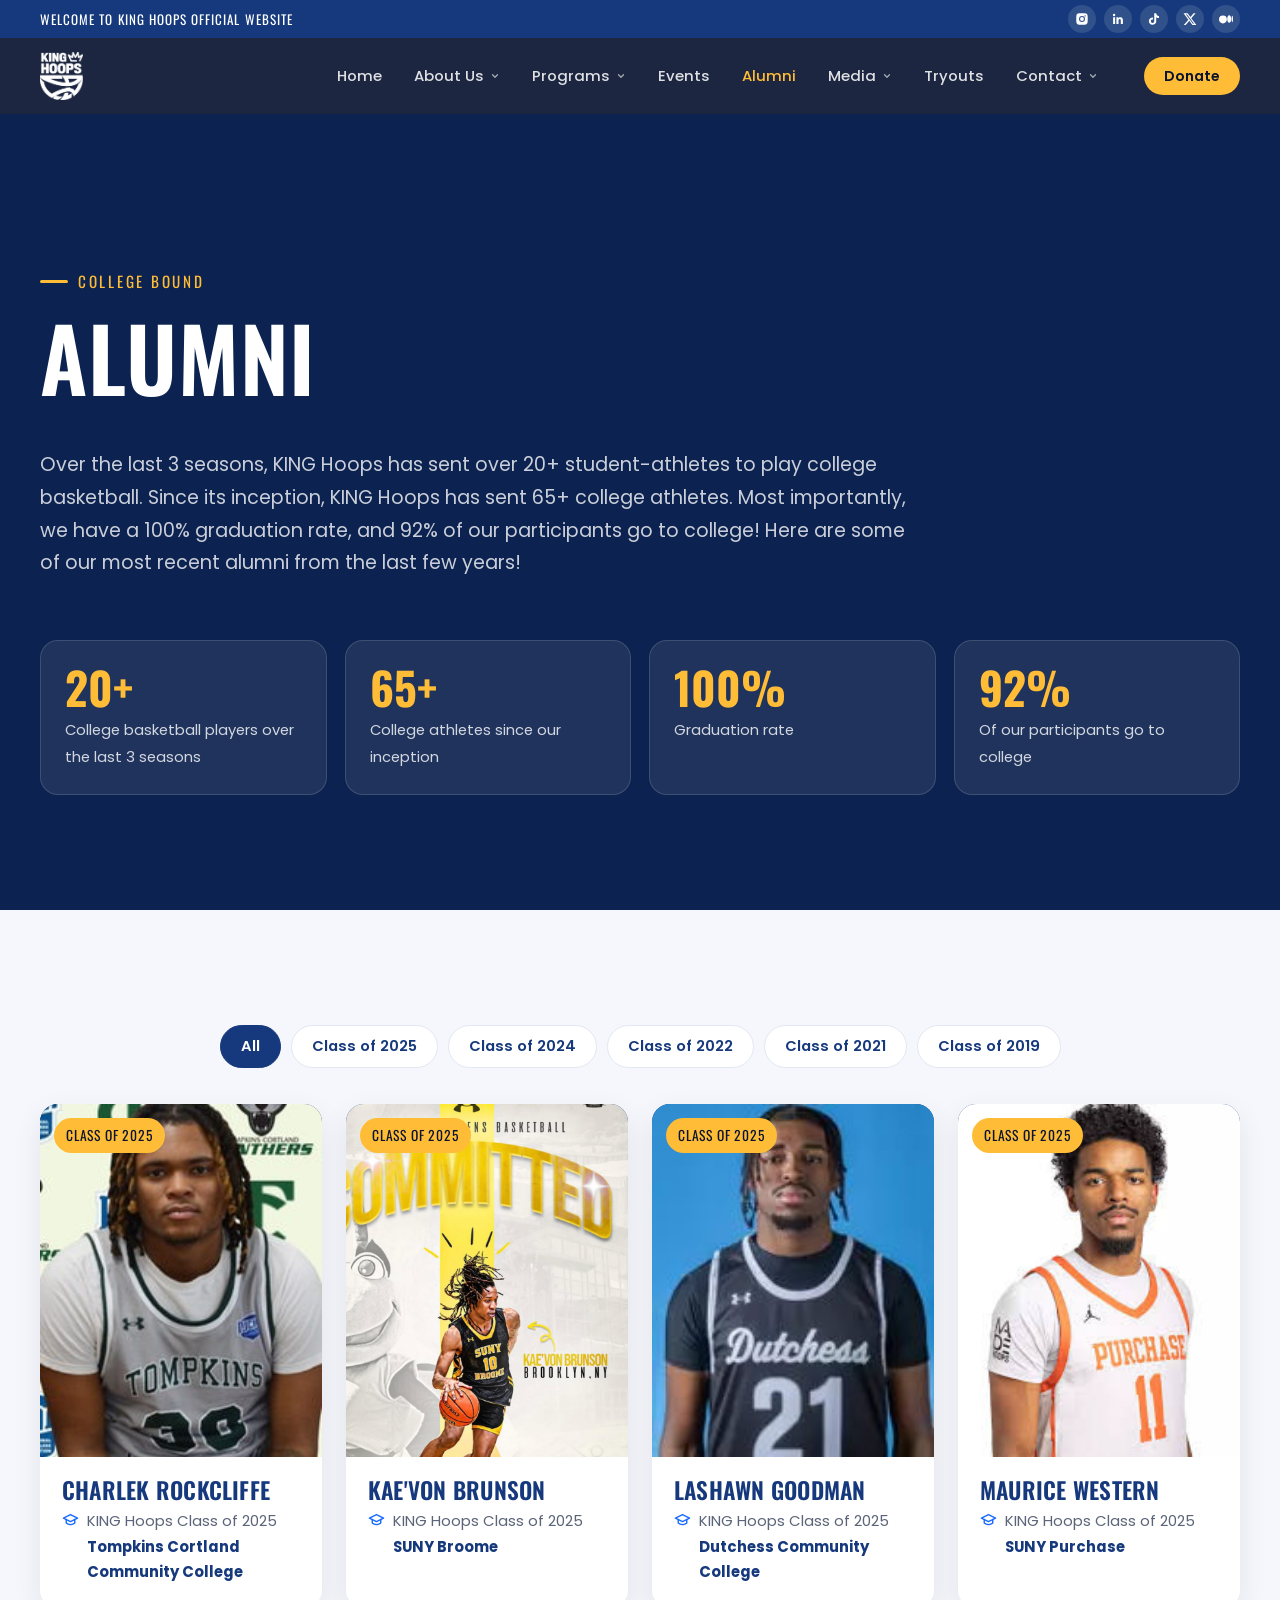
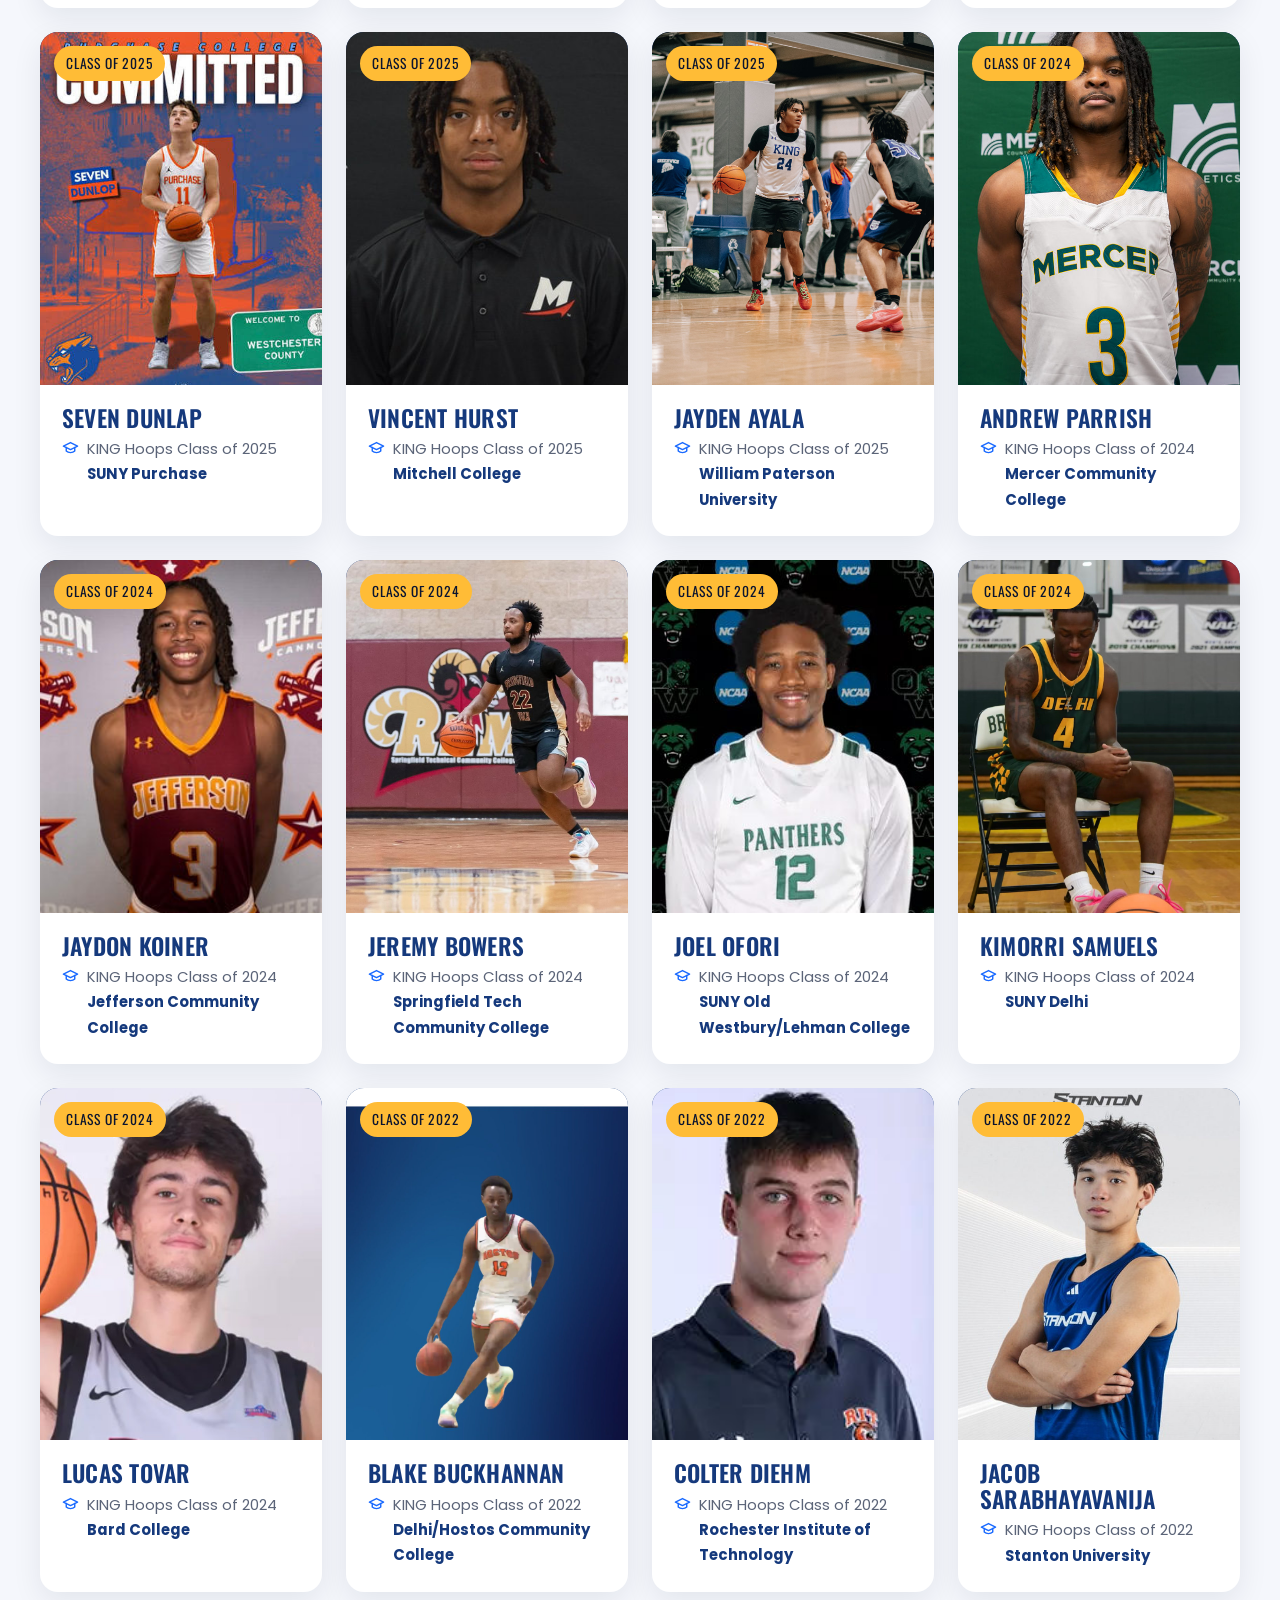
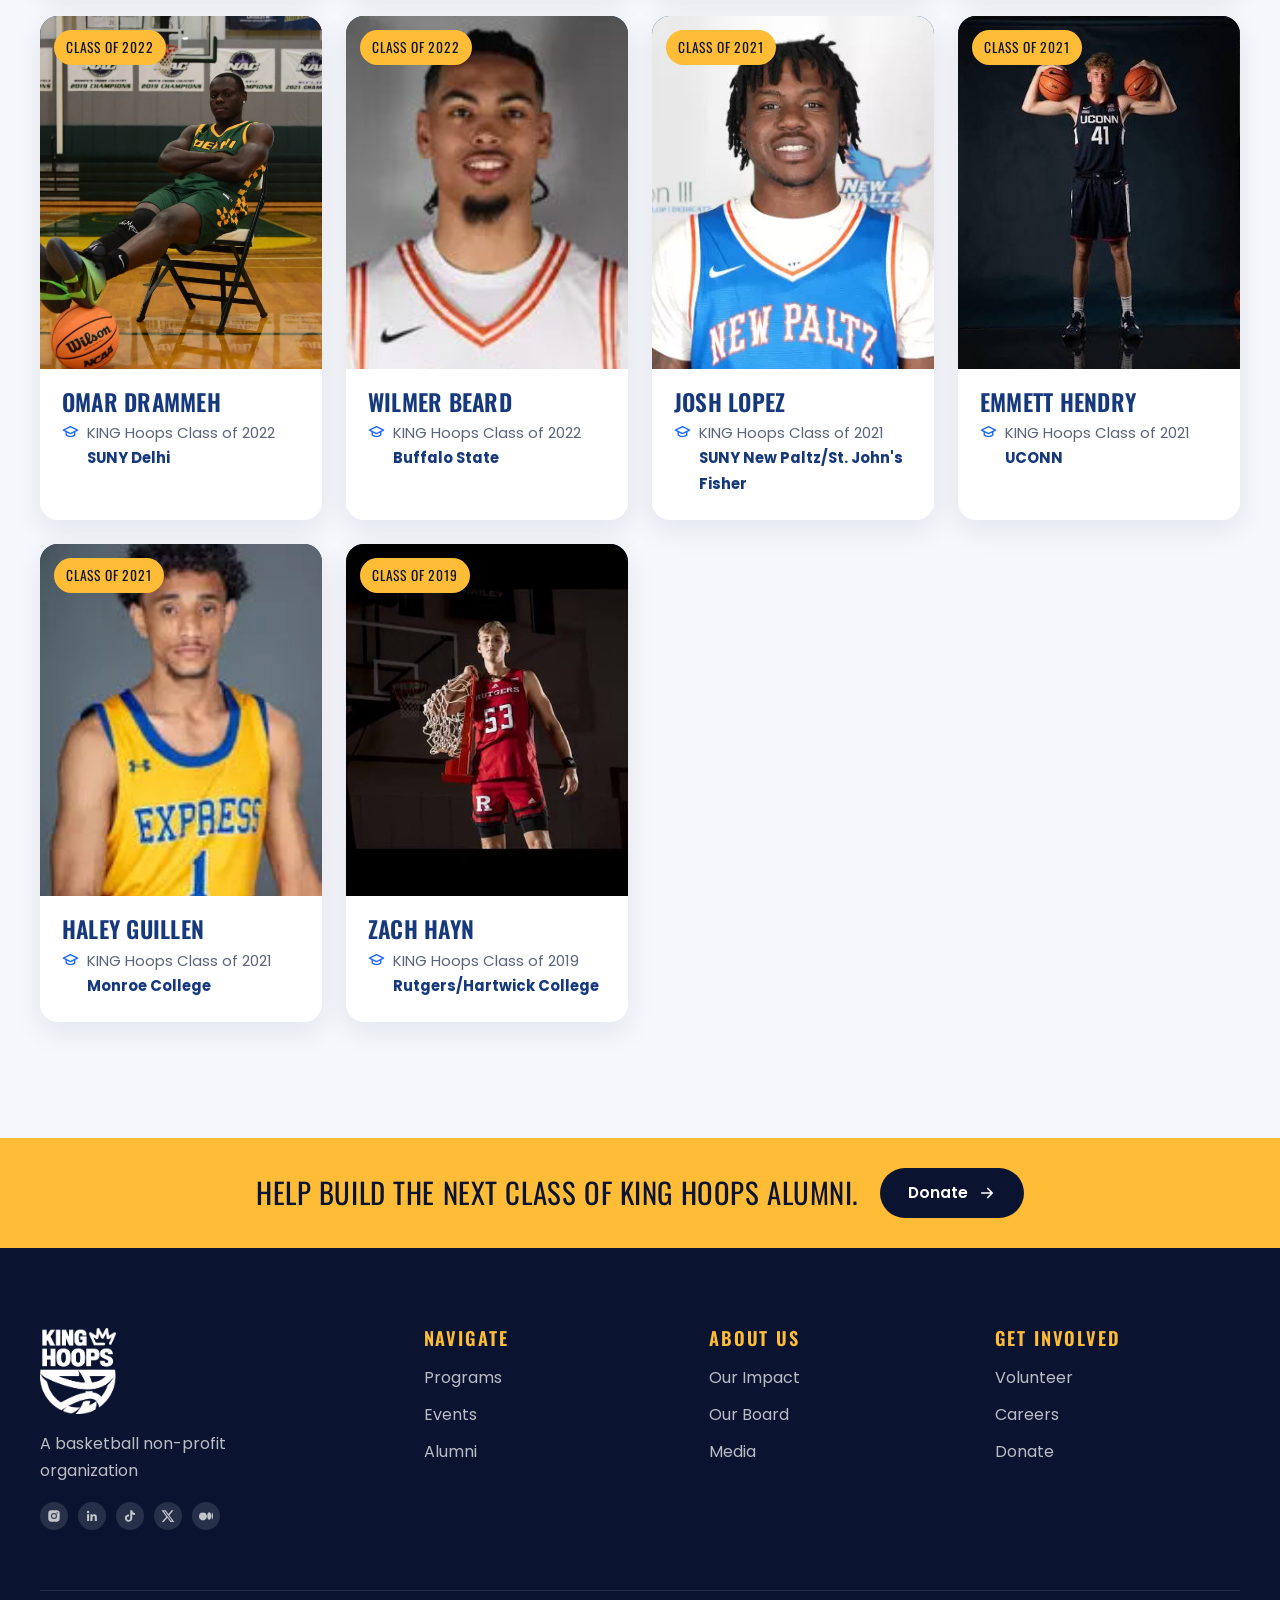
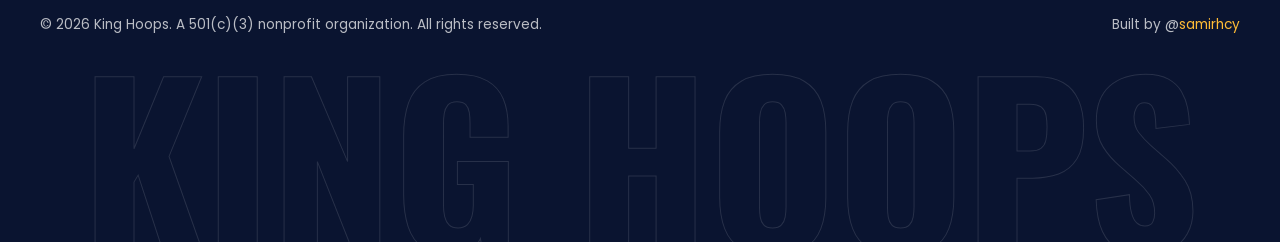
<file: alumni.html>
<!DOCTYPE html>
<html lang="en" class="no-js">
<head>
<meta charset="utf-8">
<meta name="viewport" content="width=device-width, initial-scale=1">
<title>Alumni | KING Hoops</title>
<meta name="description" content="KING Hoops has sent 65+ college athletes since its inception, with a 100% graduation rate.">
<meta property="og:title" content="Alumni | KING Hoops">
<meta property="og:description" content="KING Hoops has sent 65+ college athletes since its inception, with a 100% graduation rate.">
<meta property="og:type" content="website">
<meta property="og:image" content="assets/img/b40c4b_43e169ad9888472a8d624c2b9e7cf167.png">
<meta name="theme-color" content="#0a1430">
<link rel="icon" type="image/png" href="assets/img/b40c4b_43e169ad9888472a8d624c2b9e7cf167.png">
<link rel="apple-touch-icon" href="assets/img/b40c4b_43e169ad9888472a8d624c2b9e7cf167.png">
<link rel="preconnect" href="https://fonts.googleapis.com">
<link rel="preconnect" href="https://fonts.gstatic.com" crossorigin>
<link href="https://fonts.googleapis.com/css2?family=Oswald:wght@500;600;700&family=Poppins:wght@400;500;600;700&display=swap" rel="stylesheet">
<link rel="stylesheet" href="assets/css/style.css">
</head>
<body>
<a class="skip-link" href="#main">Skip to content</a>

<div class="topbar">
  <div class="container">
    <p>Welcome to King Hoops Official Website</p>
    <ul class="social"><li><a href="https://www.instagram.com/kinghoopsny/" target="_blank" rel="noopener" aria-label="Instagram"><svg viewBox="0 0 24 24"><path d="M12 2.2c3.2 0 3.6 0 4.8.1 3.3.1 4.8 1.7 4.9 4.9.1 1.3.1 1.6.1 4.8s0 3.6-.1 4.8c-.1 3.2-1.7 4.8-4.9 4.9-1.3.1-1.6.1-4.8.1s-3.6 0-4.8-.1c-3.3-.1-4.8-1.7-4.9-4.9C2.2 15.6 2.2 15.2 2.2 12s0-3.6.1-4.8C2.4 3.9 3.9 2.4 7.2 2.3 8.4 2.2 8.8 2.2 12 2.2zm0 4.7a5.1 5.1 0 1 0 0 10.2 5.1 5.1 0 0 0 0-10.2zm0 8.4a3.3 3.3 0 1 1 0-6.6 3.3 3.3 0 0 1 0 6.6zm5.3-9.8a1.2 1.2 0 1 0 0 2.4 1.2 1.2 0 0 0 0-2.4z"/></svg></a></li><li><a href="https://www.linkedin.com/company/king-hoops-united/?viewAsMember=true" target="_blank" rel="noopener" aria-label="LinkedIn"><svg viewBox="0 0 24 24"><path d="M20.4 20.5h-3.6v-5.6c0-1.3 0-3-1.8-3s-2.1 1.4-2.1 2.9v5.7H9.3V9h3.4v1.6c.5-.9 1.6-1.8 3.4-1.8 3.6 0 4.3 2.4 4.3 5.5v6.2zM5.3 7.4a2.1 2.1 0 1 1 0-4.2 2.1 2.1 0 0 1 0 4.2zM7.1 20.5H3.6V9h3.5v11.5z"/></svg></a></li><li><a href="https://www.tiktok.com/@kinghoopsny?_t=ZP-90MGS42SOnW&amp;_r=1" target="_blank" rel="noopener" aria-label="TikTok"><svg viewBox="0 0 24 24"><path d="M19.6 6.7a4.8 4.8 0 0 1-3.8-4.2V2h-3.4v13.7a2.9 2.9 0 1 1-2-2.7V9.5a6.3 6.3 0 1 0 5.4 6.2V8.8a8.2 8.2 0 0 0 4.8 1.5V6.9l-1-.2z"/></svg></a></li><li><a href="https://x.com/kinghoopsnyc" target="_blank" rel="noopener" aria-label="X"><svg viewBox="0 0 24 24"><path d="M18.2 2.3h3.4l-7.4 8.4 8.7 11.5h-6.8l-5.3-7-6.1 7H1.3l7.9-9L.9 2.3h7l4.8 6.3 5.5-6.3zm-1.2 17.9h1.9L7 4.2H5l12 16z"/></svg></a></li><li><a href="https://joshhorwitz18.medium.com/" target="_blank" rel="noopener" aria-label="Medium"><svg viewBox="0 0 24 24"><path d="M13.5 12a6.8 6.8 0 1 1-13.5 0 6.8 6.8 0 0 1 13.5 0zm7.4 0c0 3.5-1.5 6.4-3.4 6.4s-3.4-2.9-3.4-6.4 1.5-6.4 3.4-6.4 3.4 2.9 3.4 6.4zM24 12c0 3.2-.5 5.7-1.2 5.7s-1.2-2.6-1.2-5.7.5-5.7 1.2-5.7S24 8.8 24 12z"/></svg></a></li></ul>
  </div>
</div>

<header class="header">
  <div class="container">
    <a class="brand" href="index.html" aria-label="KING Hoops home">
      <img src="assets/img/b40c4b_cbb8d89a2e5b42b6bee540deb3fe7c71.png" alt="KING Hoops logo" width="43" height="48">
    </a>
    <nav class="nav" id="site-nav" aria-label="Main"><ul><li><a class="nav-link" href="index.html">Home</a></li><li><a class="nav-link" href="about.html">About Us<svg class="chev" viewBox="0 0 24 24" fill="none" stroke="currentColor" stroke-width="3" stroke-linecap="round" stroke-linejoin="round" aria-hidden="true"><path d="M6 9l6 6 6-6"/></svg></a><ul class="dropdown"><li><a href="about.html#story">Our Story</a></li><li><a href="about.html#history">Our History</a></li><li><a href="about.html#impact">Our Impact</a></li><li><a href="about.html#team">Our Team</a></li><li><a href="about.html#get-involved">Get Involved</a></li></ul></li><li><a class="nav-link" href="programs.html">Programs<svg class="chev" viewBox="0 0 24 24" fill="none" stroke="currentColor" stroke-width="3" stroke-linecap="round" stroke-linejoin="round" aria-hidden="true"><path d="M6 9l6 6 6-6"/></svg></a><ul class="dropdown"><li><a href="programs.html#aau">AAU Programs</a></li><li><a href="programs.html#additional">Additional Programs</a></li><li><a href="programs.html#schedule">Tournament Schedule</a></li></ul></li><li><a class="nav-link" href="events.html">Events</a></li><li><a class="nav-link" href="alumni.html" aria-current="page">Alumni</a></li><li><a class="nav-link" href="media.html">Media<svg class="chev" viewBox="0 0 24 24" fill="none" stroke="currentColor" stroke-width="3" stroke-linecap="round" stroke-linejoin="round" aria-hidden="true"><path d="M6 9l6 6 6-6"/></svg></a><ul class="dropdown"><li><a href="media.html#on-screen">On Screen</a></li><li><a href="media.html#gallery">Gallery</a></li><li><a href="media.html#blog">Blog</a></li></ul></li><li><a class="nav-link" href="tryouts.html">Tryouts</a></li><li><a class="nav-link" href="contact.html">Contact<svg class="chev" viewBox="0 0 24 24" fill="none" stroke="currentColor" stroke-width="3" stroke-linecap="round" stroke-linejoin="round" aria-hidden="true"><path d="M6 9l6 6 6-6"/></svg></a><ul class="dropdown"><li><a href="contact.html#faq">FAQs</a></li></ul></li><li class="mobile-donate"><a class="btn btn--gold" href="donate.html">Donate</a></li></ul></nav>
    <a class="btn btn--gold btn--sm desktop-only" href="donate.html">Donate</a>
    <button class="menu-toggle" aria-label="Menu" aria-expanded="false" aria-controls="site-nav"><span></span></button>
  </div>
</header>
<div class="scrim"></div>

<main id="main">

<section class="section section--navy" style="padding-top:clamp(90px,12vw,150px)">
  <div class="container">
    <div class="section-head reveal" style="max-width:880px">
      <span class="eyebrow">College bound</span>
      <h1 class="title" style="font-size:clamp(3rem,8vw,5.5rem)">Alumni</h1>
      <p class="lead">Over the last 3 seasons, KING Hoops has sent over 20+ student-athletes to play college basketball. Since its inception, KING Hoops has sent 65+ college athletes. Most importantly, we have a 100% graduation rate, and 92% of our participants go to college! Here are some of our most recent alumni from the last few years!</p>
    </div>
    <div class="alumni-stats reveal-stagger">
      <div><strong data-count="20" data-suffix="+">20+</strong><span>College basketball players over the last 3 seasons</span></div>
      <div><strong data-count="65" data-suffix="+">65+</strong><span>College athletes since our inception</span></div>
      <div><strong data-count="100" data-suffix="%">100%</strong><span>Graduation rate</span></div>
      <div><strong data-count="92" data-suffix="%">92%</strong><span>Of our participants go to college</span></div>
    </div>
  </div>
</section>

<section class="section section--paper">
  <div class="container">
    <div class="filters reveal" data-filters role="group" aria-label="Filter by class"><button class="is-active" data-filter="all" aria-pressed="true">All</button><button data-filter="2025" aria-pressed="false">Class of 2025</button><button data-filter="2024" aria-pressed="false">Class of 2024</button><button data-filter="2022" aria-pressed="false">Class of 2022</button><button data-filter="2021" aria-pressed="false">Class of 2021</button><button data-filter="2019" aria-pressed="false">Class of 2019</button></div>
    <div class="alumni-grid reveal-stagger">
      <article class="alum" data-class="2025">
        <div class="alum__photo"><span class="alum__class">Class of 2025</span><img src="assets/img/b40c4b_67102374c3ef470b8ec7d336138625f6.jpg" alt="Charlek Rockcliffe" loading="lazy"><img src="assets/img/b40c4b_63a4beae694e48888321a6d77f9b73b9.jpg" alt="" loading="lazy"></div>
        <div class="alum__body"><h3>Charlek Rockcliffe</h3><p><svg viewBox="0 0 24 24" fill="none" stroke="currentColor" stroke-width="2" stroke-linecap="round" stroke-linejoin="round" aria-hidden="true"><path d="M22 10L12 5 2 10l10 5 10-5z"/><path d="M6 12v5c3 3 9 3 12 0v-5"/></svg><span>KING Hoops Class of 2025<br><strong style="color:var(--navy)">Tompkins Cortland Community College</strong></span></p></div>
      </article>
      <article class="alum" data-class="2025">
        <div class="alum__photo"><span class="alum__class">Class of 2025</span><img src="assets/img/b40c4b_4e889170ca5f4086ba48d3a4bce9bbd9.jpg" alt="Kae&#x27;von Brunson" loading="lazy"><img src="assets/img/b40c4b_bbb0108aeec24dc59b6942a5e2b414a0.jpg" alt="" loading="lazy"></div>
        <div class="alum__body"><h3>Kae&#x27;von Brunson</h3><p><svg viewBox="0 0 24 24" fill="none" stroke="currentColor" stroke-width="2" stroke-linecap="round" stroke-linejoin="round" aria-hidden="true"><path d="M22 10L12 5 2 10l10 5 10-5z"/><path d="M6 12v5c3 3 9 3 12 0v-5"/></svg><span>KING Hoops Class of 2025<br><strong style="color:var(--navy)">SUNY Broome</strong></span></p></div>
      </article>
      <article class="alum" data-class="2025">
        <div class="alum__photo"><span class="alum__class">Class of 2025</span><img src="assets/img/b40c4b_a0c1dd09a8c64823a57f8bbde4b7870d.jpg" alt="Lashawn Goodman" loading="lazy"><img src="assets/img/b40c4b_afb701f0a74d41139741ebfe0b323328.jpg" alt="" loading="lazy"></div>
        <div class="alum__body"><h3>Lashawn Goodman</h3><p><svg viewBox="0 0 24 24" fill="none" stroke="currentColor" stroke-width="2" stroke-linecap="round" stroke-linejoin="round" aria-hidden="true"><path d="M22 10L12 5 2 10l10 5 10-5z"/><path d="M6 12v5c3 3 9 3 12 0v-5"/></svg><span>KING Hoops Class of 2025<br><strong style="color:var(--navy)">Dutchess Community College</strong></span></p></div>
      </article>
      <article class="alum" data-class="2025">
        <div class="alum__photo"><span class="alum__class">Class of 2025</span><img src="assets/img/b40c4b_f266ec4ec56a45fa981576236d31e0fa.jpg" alt="Maurice Western" loading="lazy"><img src="assets/img/b40c4b_fcff9565d11a43959cf14945ff50808e.jpg" alt="" loading="lazy"></div>
        <div class="alum__body"><h3>Maurice Western</h3><p><svg viewBox="0 0 24 24" fill="none" stroke="currentColor" stroke-width="2" stroke-linecap="round" stroke-linejoin="round" aria-hidden="true"><path d="M22 10L12 5 2 10l10 5 10-5z"/><path d="M6 12v5c3 3 9 3 12 0v-5"/></svg><span>KING Hoops Class of 2025<br><strong style="color:var(--navy)">SUNY Purchase</strong></span></p></div>
      </article>
      <article class="alum" data-class="2025">
        <div class="alum__photo"><span class="alum__class">Class of 2025</span><img src="assets/img/b40c4b_5363075b7aeb4549812358964b62d945.jpg" alt="Seven Dunlap" loading="lazy"><img src="assets/img/b40c4b_4008e7bddc864e2db9438eecb7cc4b3a.jpg" alt="" loading="lazy"></div>
        <div class="alum__body"><h3>Seven Dunlap</h3><p><svg viewBox="0 0 24 24" fill="none" stroke="currentColor" stroke-width="2" stroke-linecap="round" stroke-linejoin="round" aria-hidden="true"><path d="M22 10L12 5 2 10l10 5 10-5z"/><path d="M6 12v5c3 3 9 3 12 0v-5"/></svg><span>KING Hoops Class of 2025<br><strong style="color:var(--navy)">SUNY Purchase</strong></span></p></div>
      </article>
      <article class="alum" data-class="2025">
        <div class="alum__photo"><span class="alum__class">Class of 2025</span><img src="assets/img/b40c4b_497f9d5824034ea985b16b690ff36017.jpg" alt="Vincent Hurst" loading="lazy"><img src="assets/img/b40c4b_e9b4304558474a8aa7962114dd1c9ee1.jpg" alt="" loading="lazy"></div>
        <div class="alum__body"><h3>Vincent Hurst</h3><p><svg viewBox="0 0 24 24" fill="none" stroke="currentColor" stroke-width="2" stroke-linecap="round" stroke-linejoin="round" aria-hidden="true"><path d="M22 10L12 5 2 10l10 5 10-5z"/><path d="M6 12v5c3 3 9 3 12 0v-5"/></svg><span>KING Hoops Class of 2025<br><strong style="color:var(--navy)">Mitchell College</strong></span></p></div>
      </article>
      <article class="alum" data-class="2025">
        <div class="alum__photo"><span class="alum__class">Class of 2025</span><img src="assets/img/96e8a5_f1e31534a1034ca09153e9e857026a34.jpg" alt="Jayden Ayala" loading="lazy"><img src="assets/img/96e8a5_5b0c5ebcfd874a16a81ed51dbe2fd90e.jpg" alt="" loading="lazy"></div>
        <div class="alum__body"><h3>Jayden Ayala</h3><p><svg viewBox="0 0 24 24" fill="none" stroke="currentColor" stroke-width="2" stroke-linecap="round" stroke-linejoin="round" aria-hidden="true"><path d="M22 10L12 5 2 10l10 5 10-5z"/><path d="M6 12v5c3 3 9 3 12 0v-5"/></svg><span>KING Hoops Class of 2025<br><strong style="color:var(--navy)">William Paterson University</strong></span></p></div>
      </article>
      <article class="alum" data-class="2024">
        <div class="alum__photo"><span class="alum__class">Class of 2024</span><img src="assets/img/b40c4b_ff32c7fffb874b3c8713eb38888bee9e.jpg" alt="Andrew Parrish" loading="lazy"><img src="assets/img/b40c4b_d45c66694d8e4e5daf95f8f2f4055906.jpg" alt="" loading="lazy"></div>
        <div class="alum__body"><h3>Andrew Parrish</h3><p><svg viewBox="0 0 24 24" fill="none" stroke="currentColor" stroke-width="2" stroke-linecap="round" stroke-linejoin="round" aria-hidden="true"><path d="M22 10L12 5 2 10l10 5 10-5z"/><path d="M6 12v5c3 3 9 3 12 0v-5"/></svg><span>KING Hoops Class of 2024<br><strong style="color:var(--navy)">Mercer Community College</strong></span></p></div>
      </article>
      <article class="alum" data-class="2024">
        <div class="alum__photo"><span class="alum__class">Class of 2024</span><img src="assets/img/b40c4b_c4e3983a1a474622bb0712a0dfd508cc.jpg" alt="Jaydon Koiner" loading="lazy"><img src="assets/img/b40c4b_7e952112f7c9471eae6de2cab54b8d77.jpg" alt="" loading="lazy"></div>
        <div class="alum__body"><h3>Jaydon Koiner</h3><p><svg viewBox="0 0 24 24" fill="none" stroke="currentColor" stroke-width="2" stroke-linecap="round" stroke-linejoin="round" aria-hidden="true"><path d="M22 10L12 5 2 10l10 5 10-5z"/><path d="M6 12v5c3 3 9 3 12 0v-5"/></svg><span>KING Hoops Class of 2024<br><strong style="color:var(--navy)">Jefferson Community College</strong></span></p></div>
      </article>
      <article class="alum" data-class="2024">
        <div class="alum__photo"><span class="alum__class">Class of 2024</span><img src="assets/img/b40c4b_bcdacbcdcf2e44ce96b10f0e40103071.jpg" alt="Jeremy Bowers" loading="lazy"><img src="assets/img/b40c4b_4f8c4b2cccfc4882b187f1e9bbfae1fc.jpg" alt="" loading="lazy"></div>
        <div class="alum__body"><h3>Jeremy Bowers</h3><p><svg viewBox="0 0 24 24" fill="none" stroke="currentColor" stroke-width="2" stroke-linecap="round" stroke-linejoin="round" aria-hidden="true"><path d="M22 10L12 5 2 10l10 5 10-5z"/><path d="M6 12v5c3 3 9 3 12 0v-5"/></svg><span>KING Hoops Class of 2024<br><strong style="color:var(--navy)">Springfield Tech Community College</strong></span></p></div>
      </article>
      <article class="alum" data-class="2024">
        <div class="alum__photo"><span class="alum__class">Class of 2024</span><img src="assets/img/b40c4b_026e61faa8b745bd93c817ccf8f3e830.jpg" alt="Joel Ofori" loading="lazy"><img src="assets/img/b40c4b_876584818cf048268c9145c9b70832a0.jpg" alt="" loading="lazy"></div>
        <div class="alum__body"><h3>Joel Ofori</h3><p><svg viewBox="0 0 24 24" fill="none" stroke="currentColor" stroke-width="2" stroke-linecap="round" stroke-linejoin="round" aria-hidden="true"><path d="M22 10L12 5 2 10l10 5 10-5z"/><path d="M6 12v5c3 3 9 3 12 0v-5"/></svg><span>KING Hoops Class of 2024<br><strong style="color:var(--navy)">SUNY Old Westbury/Lehman College</strong></span></p></div>
      </article>
      <article class="alum" data-class="2024">
        <div class="alum__photo"><span class="alum__class">Class of 2024</span><img src="assets/img/96e8a5_e8d0fc3f0c284aaf811053def5e25641.jpg" alt="Kimorri Samuels" loading="lazy"><img src="assets/img/b40c4b_b128807279654c468e08a872ca7ba04d.jpg" alt="" loading="lazy"></div>
        <div class="alum__body"><h3>Kimorri Samuels</h3><p><svg viewBox="0 0 24 24" fill="none" stroke="currentColor" stroke-width="2" stroke-linecap="round" stroke-linejoin="round" aria-hidden="true"><path d="M22 10L12 5 2 10l10 5 10-5z"/><path d="M6 12v5c3 3 9 3 12 0v-5"/></svg><span>KING Hoops Class of 2024<br><strong style="color:var(--navy)">SUNY Delhi</strong></span></p></div>
      </article>
      <article class="alum" data-class="2024">
        <div class="alum__photo"><span class="alum__class">Class of 2024</span><img src="assets/img/b40c4b_8f832f8b203e47e7b1d642041c8dad40.jpg" alt="Lucas Tovar" loading="lazy"><img src="assets/img/b40c4b_90bdd3497ea94073b82e88d51c1aa89a.jpg" alt="" loading="lazy"></div>
        <div class="alum__body"><h3>Lucas Tovar</h3><p><svg viewBox="0 0 24 24" fill="none" stroke="currentColor" stroke-width="2" stroke-linecap="round" stroke-linejoin="round" aria-hidden="true"><path d="M22 10L12 5 2 10l10 5 10-5z"/><path d="M6 12v5c3 3 9 3 12 0v-5"/></svg><span>KING Hoops Class of 2024<br><strong style="color:var(--navy)">Bard College</strong></span></p></div>
      </article>
      <article class="alum" data-class="2022">
        <div class="alum__photo"><span class="alum__class">Class of 2022</span><img src="assets/img/b40c4b_7f394bc5ddd843a0871e79b4990298da.jpg" alt="Blake Buckhannan" loading="lazy"><img src="assets/img/b40c4b_87ed1ae570c94d8fb2c3c1b06d126b9b.jpg" alt="" loading="lazy"></div>
        <div class="alum__body"><h3>Blake Buckhannan</h3><p><svg viewBox="0 0 24 24" fill="none" stroke="currentColor" stroke-width="2" stroke-linecap="round" stroke-linejoin="round" aria-hidden="true"><path d="M22 10L12 5 2 10l10 5 10-5z"/><path d="M6 12v5c3 3 9 3 12 0v-5"/></svg><span>KING Hoops Class of 2022<br><strong style="color:var(--navy)">Delhi/Hostos Community College</strong></span></p></div>
      </article>
      <article class="alum" data-class="2022">
        <div class="alum__photo"><span class="alum__class">Class of 2022</span><img src="assets/img/b40c4b_e48f8b2f26cc44d4a722e49e7dfeff3b.jpg" alt="Colter Diehm" loading="lazy"><img src="assets/img/b40c4b_51bfe324b753450db4e0e859b02fddd3.jpg" alt="" loading="lazy"></div>
        <div class="alum__body"><h3>Colter Diehm</h3><p><svg viewBox="0 0 24 24" fill="none" stroke="currentColor" stroke-width="2" stroke-linecap="round" stroke-linejoin="round" aria-hidden="true"><path d="M22 10L12 5 2 10l10 5 10-5z"/><path d="M6 12v5c3 3 9 3 12 0v-5"/></svg><span>KING Hoops Class of 2022<br><strong style="color:var(--navy)">Rochester Institute of Technology</strong></span></p></div>
      </article>
      <article class="alum" data-class="2022">
        <div class="alum__photo"><span class="alum__class">Class of 2022</span><img src="assets/img/b40c4b_9663dba333f24296b79527104bc23728.jpg" alt="Jacob Sarabhayavanija" loading="lazy"><img src="assets/img/b40c4b_ca5618cb049940c09597de254650a733.jpg" alt="" loading="lazy"></div>
        <div class="alum__body"><h3>Jacob Sarabhayavanija</h3><p><svg viewBox="0 0 24 24" fill="none" stroke="currentColor" stroke-width="2" stroke-linecap="round" stroke-linejoin="round" aria-hidden="true"><path d="M22 10L12 5 2 10l10 5 10-5z"/><path d="M6 12v5c3 3 9 3 12 0v-5"/></svg><span>KING Hoops Class of 2022<br><strong style="color:var(--navy)">Stanton University</strong></span></p></div>
      </article>
      <article class="alum" data-class="2022">
        <div class="alum__photo"><span class="alum__class">Class of 2022</span><img src="assets/img/96e8a5_e4267e8760d7423587caec8bdf1b7f07.jpg" alt="Omar Drammeh" loading="lazy"><img src="assets/img/b40c4b_9dddd2a580294e9a9c78a287d1e5a15c.jpg" alt="" loading="lazy"></div>
        <div class="alum__body"><h3>Omar Drammeh</h3><p><svg viewBox="0 0 24 24" fill="none" stroke="currentColor" stroke-width="2" stroke-linecap="round" stroke-linejoin="round" aria-hidden="true"><path d="M22 10L12 5 2 10l10 5 10-5z"/><path d="M6 12v5c3 3 9 3 12 0v-5"/></svg><span>KING Hoops Class of 2022<br><strong style="color:var(--navy)">SUNY Delhi</strong></span></p></div>
      </article>
      <article class="alum" data-class="2022">
        <div class="alum__photo"><span class="alum__class">Class of 2022</span><img src="assets/img/b40c4b_04e11c9658dd4168a1586775abad54f3.jpg" alt="Wilmer Beard" loading="lazy"><img src="assets/img/b40c4b_8a2c7ce9b4d94befaacea64237aef433.jpg" alt="" loading="lazy"></div>
        <div class="alum__body"><h3>Wilmer Beard</h3><p><svg viewBox="0 0 24 24" fill="none" stroke="currentColor" stroke-width="2" stroke-linecap="round" stroke-linejoin="round" aria-hidden="true"><path d="M22 10L12 5 2 10l10 5 10-5z"/><path d="M6 12v5c3 3 9 3 12 0v-5"/></svg><span>KING Hoops Class of 2022<br><strong style="color:var(--navy)">Buffalo State</strong></span></p></div>
      </article>
      <article class="alum" data-class="2021">
        <div class="alum__photo"><span class="alum__class">Class of 2021</span><img src="assets/img/96e8a5_342f636a96174f569158cdb0ebb99528.jpg" alt="Josh Lopez" loading="lazy"><img src="assets/img/96e8a5_1beb3ab7a56f46da88214646a327249e.jpg" alt="" loading="lazy"></div>
        <div class="alum__body"><h3>Josh Lopez</h3><p><svg viewBox="0 0 24 24" fill="none" stroke="currentColor" stroke-width="2" stroke-linecap="round" stroke-linejoin="round" aria-hidden="true"><path d="M22 10L12 5 2 10l10 5 10-5z"/><path d="M6 12v5c3 3 9 3 12 0v-5"/></svg><span>KING Hoops Class of 2021<br><strong style="color:var(--navy)">SUNY New Paltz/St. John&#x27;s Fisher</strong></span></p></div>
      </article>
      <article class="alum" data-class="2021">
        <div class="alum__photo"><span class="alum__class">Class of 2021</span><img src="assets/img/96e8a5_ba1312af500a4ba9a8828c9dbce60699.jpg" alt="Emmett Hendry" loading="lazy"><img src="assets/img/96e8a5_0953a9e4291441e98aa10342fadf8692.jpg" alt="" loading="lazy"></div>
        <div class="alum__body"><h3>Emmett Hendry</h3><p><svg viewBox="0 0 24 24" fill="none" stroke="currentColor" stroke-width="2" stroke-linecap="round" stroke-linejoin="round" aria-hidden="true"><path d="M22 10L12 5 2 10l10 5 10-5z"/><path d="M6 12v5c3 3 9 3 12 0v-5"/></svg><span>KING Hoops Class of 2021<br><strong style="color:var(--navy)">UCONN</strong></span></p></div>
      </article>
      <article class="alum" data-class="2021">
        <div class="alum__photo"><span class="alum__class">Class of 2021</span><img src="assets/img/96e8a5_a24d8ff2ea4a452297b5e10a8ff14f51.jpg" alt="Haley Guillen" loading="lazy"><img src="assets/img/96e8a5_5992198afbe747ebafa33e6d95c69ce1.jpg" alt="" loading="lazy"></div>
        <div class="alum__body"><h3>Haley Guillen</h3><p><svg viewBox="0 0 24 24" fill="none" stroke="currentColor" stroke-width="2" stroke-linecap="round" stroke-linejoin="round" aria-hidden="true"><path d="M22 10L12 5 2 10l10 5 10-5z"/><path d="M6 12v5c3 3 9 3 12 0v-5"/></svg><span>KING Hoops Class of 2021<br><strong style="color:var(--navy)">Monroe College</strong></span></p></div>
      </article>
      <article class="alum" data-class="2019">
        <div class="alum__photo"><span class="alum__class">Class of 2019</span><img src="assets/img/b40c4b_d25338acfaee40efab25a9fe51e301cb.jpg" alt="Zach Hayn" loading="lazy"><img src="assets/img/b40c4b_73f44d3dd8f84858bd8c35dc4956cffc.jpg" alt="" loading="lazy"></div>
        <div class="alum__body"><h3>Zach Hayn</h3><p><svg viewBox="0 0 24 24" fill="none" stroke="currentColor" stroke-width="2" stroke-linecap="round" stroke-linejoin="round" aria-hidden="true"><path d="M22 10L12 5 2 10l10 5 10-5z"/><path d="M6 12v5c3 3 9 3 12 0v-5"/></svg><span>KING Hoops Class of 2019<br><strong style="color:var(--navy)">Rutgers/Hartwick College</strong></span></p></div>
      </article>
    </div>
  </div>
</section>

</main>

<section class="cta-band">
  <div class="container">
    <p>Help build the next class of King Hoops alumni.</p>
    <a class="btn btn--dark" href="donate.html">Donate <svg viewBox="0 0 24 24" fill="none" stroke="currentColor" stroke-width="2.2" stroke-linecap="round" stroke-linejoin="round" aria-hidden="true"><path d="M5 12h14M13 6l6 6-6 6"/></svg></a>
  </div>
</section>
<footer class="footer">
  <div class="container">
    <div class="footer__grid">
      <div class="footer__brand">
        <img src="assets/img/b40c4b_cbb8d89a2e5b42b6bee540deb3fe7c71.png" alt="KING Hoops logo" width="77" height="86" loading="lazy">
        <p>A basketball non-profit organization</p>
        <ul class="social"><li><a href="https://www.instagram.com/kinghoopsny/" target="_blank" rel="noopener" aria-label="Instagram"><svg viewBox="0 0 24 24"><path d="M12 2.2c3.2 0 3.6 0 4.8.1 3.3.1 4.8 1.7 4.9 4.9.1 1.3.1 1.6.1 4.8s0 3.6-.1 4.8c-.1 3.2-1.7 4.8-4.9 4.9-1.3.1-1.6.1-4.8.1s-3.6 0-4.8-.1c-3.3-.1-4.8-1.7-4.9-4.9C2.2 15.6 2.2 15.2 2.2 12s0-3.6.1-4.8C2.4 3.9 3.9 2.4 7.2 2.3 8.4 2.2 8.8 2.2 12 2.2zm0 4.7a5.1 5.1 0 1 0 0 10.2 5.1 5.1 0 0 0 0-10.2zm0 8.4a3.3 3.3 0 1 1 0-6.6 3.3 3.3 0 0 1 0 6.6zm5.3-9.8a1.2 1.2 0 1 0 0 2.4 1.2 1.2 0 0 0 0-2.4z"/></svg></a></li><li><a href="https://www.linkedin.com/company/king-hoops-united/?viewAsMember=true" target="_blank" rel="noopener" aria-label="LinkedIn"><svg viewBox="0 0 24 24"><path d="M20.4 20.5h-3.6v-5.6c0-1.3 0-3-1.8-3s-2.1 1.4-2.1 2.9v5.7H9.3V9h3.4v1.6c.5-.9 1.6-1.8 3.4-1.8 3.6 0 4.3 2.4 4.3 5.5v6.2zM5.3 7.4a2.1 2.1 0 1 1 0-4.2 2.1 2.1 0 0 1 0 4.2zM7.1 20.5H3.6V9h3.5v11.5z"/></svg></a></li><li><a href="https://www.tiktok.com/@kinghoopsny?_t=ZP-90MGS42SOnW&amp;_r=1" target="_blank" rel="noopener" aria-label="TikTok"><svg viewBox="0 0 24 24"><path d="M19.6 6.7a4.8 4.8 0 0 1-3.8-4.2V2h-3.4v13.7a2.9 2.9 0 1 1-2-2.7V9.5a6.3 6.3 0 1 0 5.4 6.2V8.8a8.2 8.2 0 0 0 4.8 1.5V6.9l-1-.2z"/></svg></a></li><li><a href="https://x.com/kinghoopsnyc" target="_blank" rel="noopener" aria-label="X"><svg viewBox="0 0 24 24"><path d="M18.2 2.3h3.4l-7.4 8.4 8.7 11.5h-6.8l-5.3-7-6.1 7H1.3l7.9-9L.9 2.3h7l4.8 6.3 5.5-6.3zm-1.2 17.9h1.9L7 4.2H5l12 16z"/></svg></a></li><li><a href="https://joshhorwitz18.medium.com/" target="_blank" rel="noopener" aria-label="Medium"><svg viewBox="0 0 24 24"><path d="M13.5 12a6.8 6.8 0 1 1-13.5 0 6.8 6.8 0 0 1 13.5 0zm7.4 0c0 3.5-1.5 6.4-3.4 6.4s-3.4-2.9-3.4-6.4 1.5-6.4 3.4-6.4 3.4 2.9 3.4 6.4zM24 12c0 3.2-.5 5.7-1.2 5.7s-1.2-2.6-1.2-5.7.5-5.7 1.2-5.7S24 8.8 24 12z"/></svg></a></li></ul>
      </div>
      <div>
        <h4>Navigate</h4>
        <ul><li><a href="programs.html">Programs</a></li><li><a href="events.html">Events</a></li><li><a href="alumni.html">Alumni</a></li></ul>
      </div>
      <div>
        <h4>About Us</h4>
        <ul><li><a href="about.html#impact">Our Impact</a></li><li><a href="about.html#team">Our Board</a></li><li><a href="media.html">Media</a></li></ul>
      </div>
      <div>
        <h4>Get Involved</h4>
        <ul><li><a href="about.html#get-involved">Volunteer</a></li><li><a href="about.html#get-involved">Careers</a></li><li><a href="donate.html">Donate</a></li></ul>
      </div>
    </div>
    <div class="footer__bottom">
      <span>&copy; <span data-year>2026</span> King Hoops. A 501(c)(3) nonprofit organization. All rights reserved.</span>
      <span>Built by @<a href="https://www.linkedin.com/in/samirhcy/" target="_blank" rel="noopener">samirhcy</a></span>
    </div>
  </div>
  <div class="footer__word" aria-hidden="true">King Hoops</div>
</footer>

<button class="to-top" aria-label="Back to top"><svg viewBox="0 0 24 24" fill="none" stroke="currentColor" stroke-width="2.5" stroke-linecap="round" stroke-linejoin="round" aria-hidden="true"><path d="M12 19V5M5 12l7-7 7 7"/></svg></button>

<div class="lightbox" role="dialog" aria-modal="true" aria-label="Media viewer">
  <button class="lb-close" aria-label="Close"><svg viewBox="0 0 24 24" fill="none" stroke="currentColor" stroke-width="2.2" stroke-linecap="round" aria-hidden="true"><path d="M6 6l12 12M18 6L6 18"/></svg></button>
  <button class="lb-prev" aria-label="Previous"><svg viewBox="0 0 24 24" fill="none" stroke="currentColor" stroke-width="2.2" stroke-linecap="round" stroke-linejoin="round" aria-hidden="true"><path d="M15 18l-6-6 6-6"/></svg></button>
  <div class="lightbox__stage"></div>
  <button class="lb-next" aria-label="Next"><svg viewBox="0 0 24 24" fill="none" stroke="currentColor" stroke-width="2.2" stroke-linecap="round" stroke-linejoin="round" aria-hidden="true"><path d="M9 18l6-6-6-6"/></svg></button>
  <div class="lb-count"></div>
</div>

<script src="assets/js/main.js" defer></script>
</body>
</html>
</file>
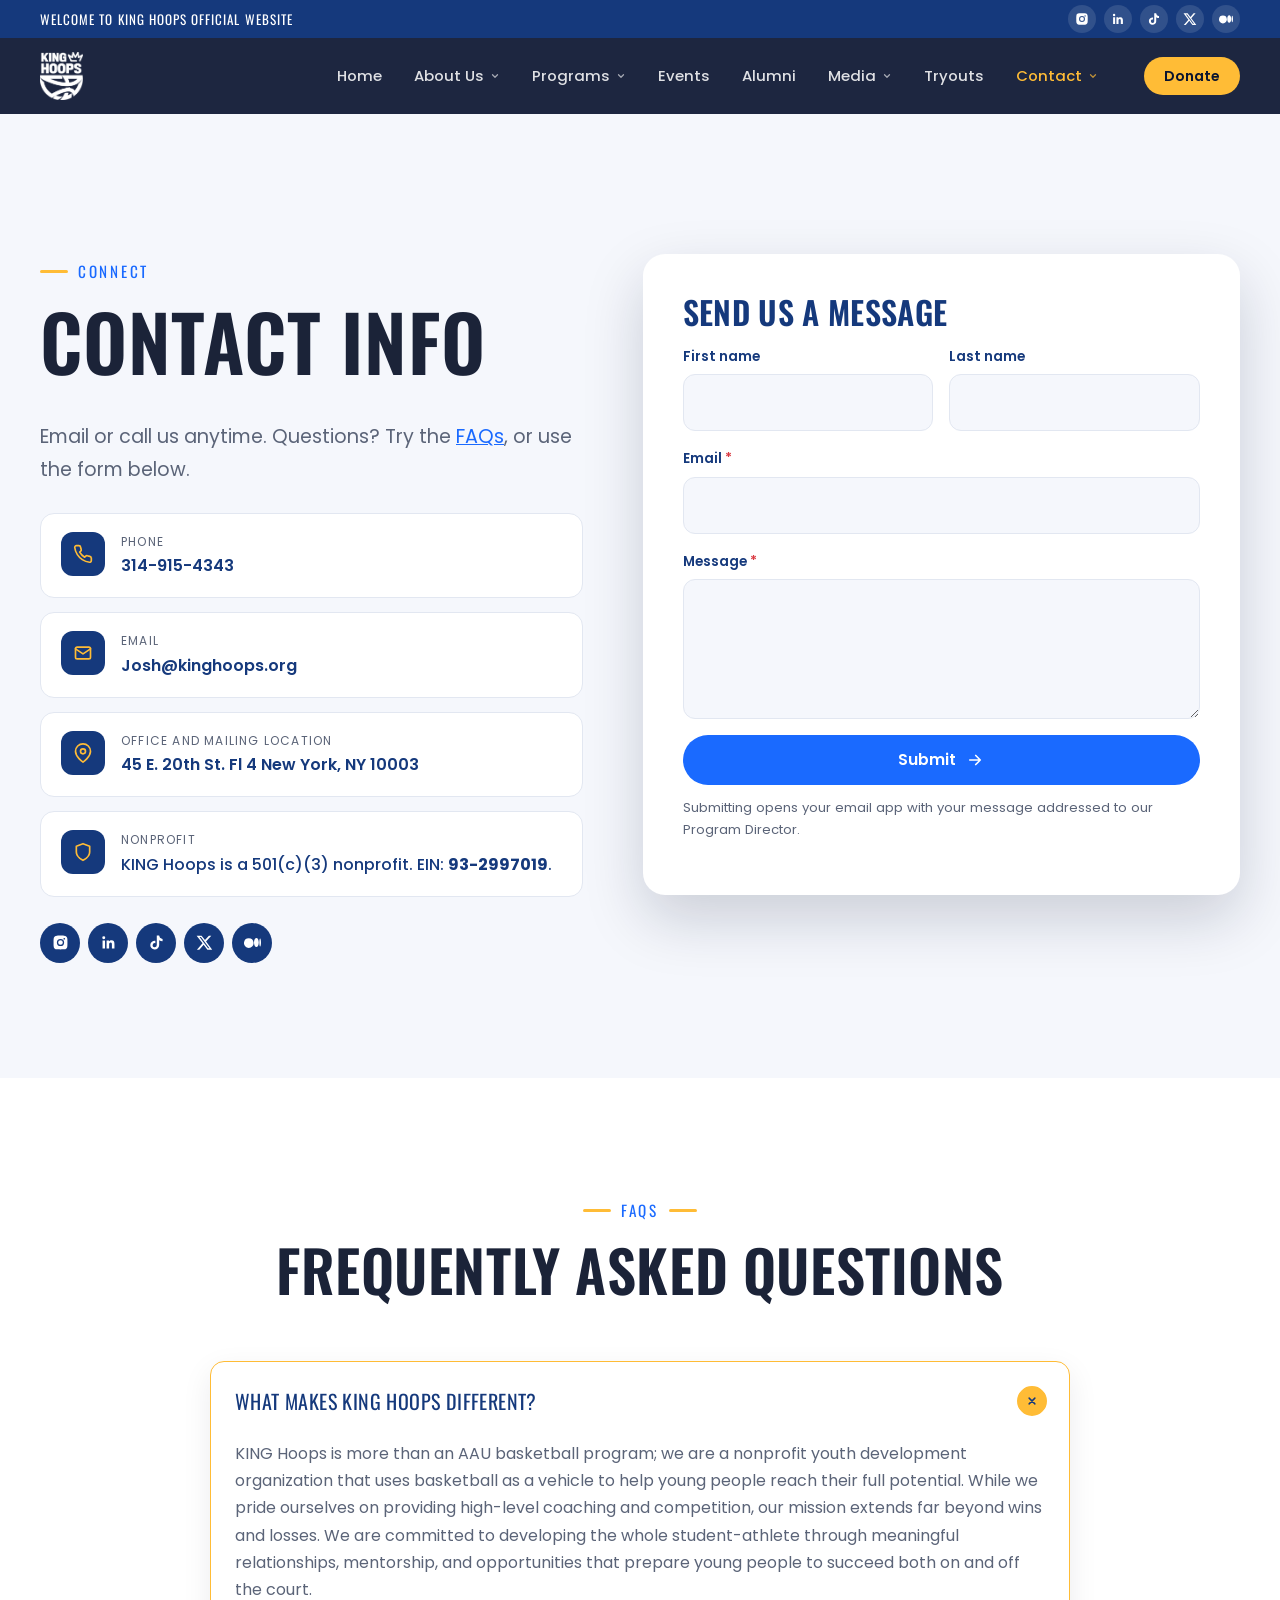
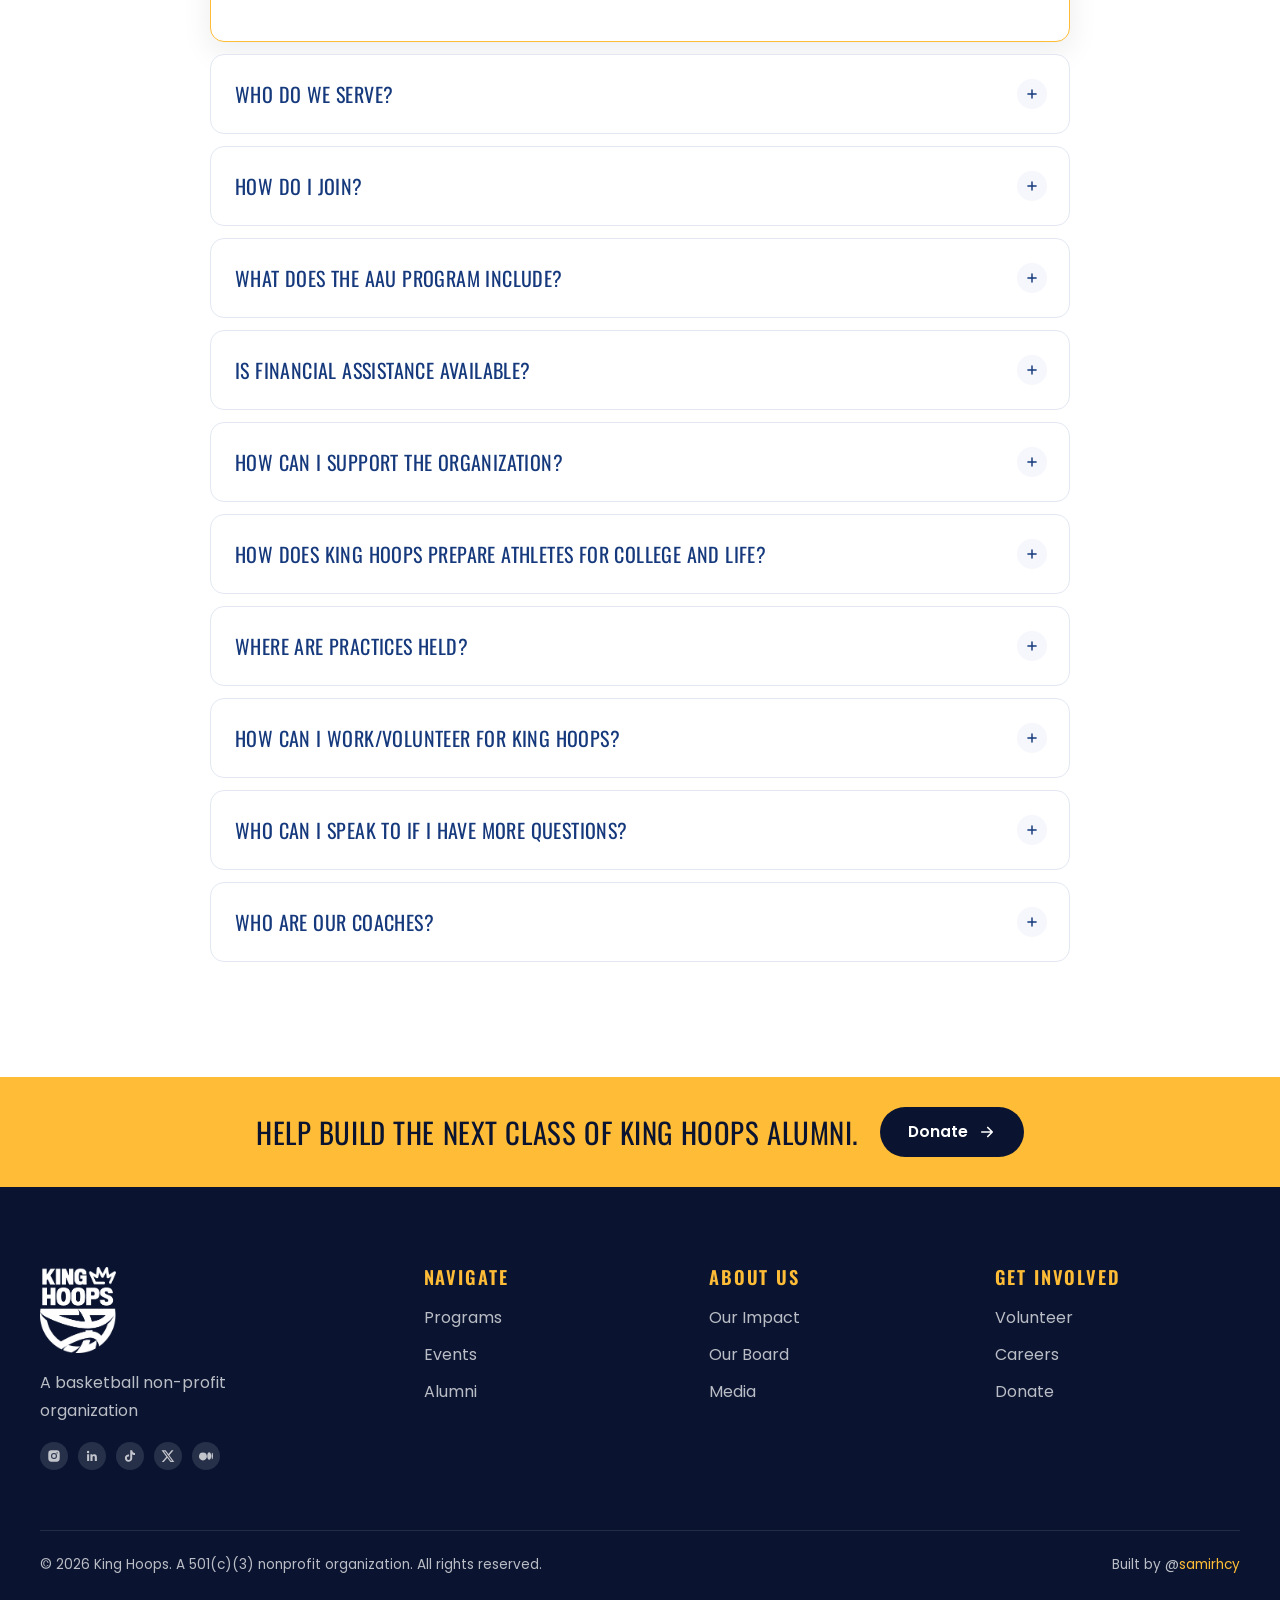
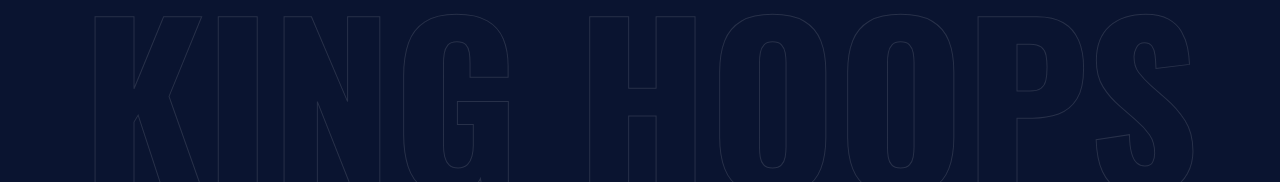
<file: contact.html>
<!DOCTYPE html>
<html lang="en" class="no-js">
<head>
<meta charset="utf-8">
<meta name="viewport" content="width=device-width, initial-scale=1">
<title>Contact | KING Hoops</title>
<meta name="description" content="Contact KING Hoops: 314-915-4343, Josh@kinghoops.org, 45 E. 20th St. Fl 4 New York, NY 10003. Frequently asked questions.">
<meta property="og:title" content="Contact | KING Hoops">
<meta property="og:description" content="Contact KING Hoops: 314-915-4343, Josh@kinghoops.org, 45 E. 20th St. Fl 4 New York, NY 10003. Frequently asked questions.">
<meta property="og:type" content="website">
<meta property="og:image" content="assets/img/b40c4b_43e169ad9888472a8d624c2b9e7cf167.png">
<meta name="theme-color" content="#0a1430">
<link rel="icon" type="image/png" href="assets/img/b40c4b_43e169ad9888472a8d624c2b9e7cf167.png">
<link rel="apple-touch-icon" href="assets/img/b40c4b_43e169ad9888472a8d624c2b9e7cf167.png">
<link rel="preconnect" href="https://fonts.googleapis.com">
<link rel="preconnect" href="https://fonts.gstatic.com" crossorigin>
<link href="https://fonts.googleapis.com/css2?family=Oswald:wght@500;600;700&family=Poppins:wght@400;500;600;700&display=swap" rel="stylesheet">
<link rel="stylesheet" href="assets/css/style.css">
</head>
<body>
<a class="skip-link" href="#main">Skip to content</a>

<div class="topbar">
  <div class="container">
    <p>Welcome to King Hoops Official Website</p>
    <ul class="social"><li><a href="https://www.instagram.com/kinghoopsny/" target="_blank" rel="noopener" aria-label="Instagram"><svg viewBox="0 0 24 24"><path d="M12 2.2c3.2 0 3.6 0 4.8.1 3.3.1 4.8 1.7 4.9 4.9.1 1.3.1 1.6.1 4.8s0 3.6-.1 4.8c-.1 3.2-1.7 4.8-4.9 4.9-1.3.1-1.6.1-4.8.1s-3.6 0-4.8-.1c-3.3-.1-4.8-1.7-4.9-4.9C2.2 15.6 2.2 15.2 2.2 12s0-3.6.1-4.8C2.4 3.9 3.9 2.4 7.2 2.3 8.4 2.2 8.8 2.2 12 2.2zm0 4.7a5.1 5.1 0 1 0 0 10.2 5.1 5.1 0 0 0 0-10.2zm0 8.4a3.3 3.3 0 1 1 0-6.6 3.3 3.3 0 0 1 0 6.6zm5.3-9.8a1.2 1.2 0 1 0 0 2.4 1.2 1.2 0 0 0 0-2.4z"/></svg></a></li><li><a href="https://www.linkedin.com/company/king-hoops-united/?viewAsMember=true" target="_blank" rel="noopener" aria-label="LinkedIn"><svg viewBox="0 0 24 24"><path d="M20.4 20.5h-3.6v-5.6c0-1.3 0-3-1.8-3s-2.1 1.4-2.1 2.9v5.7H9.3V9h3.4v1.6c.5-.9 1.6-1.8 3.4-1.8 3.6 0 4.3 2.4 4.3 5.5v6.2zM5.3 7.4a2.1 2.1 0 1 1 0-4.2 2.1 2.1 0 0 1 0 4.2zM7.1 20.5H3.6V9h3.5v11.5z"/></svg></a></li><li><a href="https://www.tiktok.com/@kinghoopsny?_t=ZP-90MGS42SOnW&amp;_r=1" target="_blank" rel="noopener" aria-label="TikTok"><svg viewBox="0 0 24 24"><path d="M19.6 6.7a4.8 4.8 0 0 1-3.8-4.2V2h-3.4v13.7a2.9 2.9 0 1 1-2-2.7V9.5a6.3 6.3 0 1 0 5.4 6.2V8.8a8.2 8.2 0 0 0 4.8 1.5V6.9l-1-.2z"/></svg></a></li><li><a href="https://x.com/kinghoopsnyc" target="_blank" rel="noopener" aria-label="X"><svg viewBox="0 0 24 24"><path d="M18.2 2.3h3.4l-7.4 8.4 8.7 11.5h-6.8l-5.3-7-6.1 7H1.3l7.9-9L.9 2.3h7l4.8 6.3 5.5-6.3zm-1.2 17.9h1.9L7 4.2H5l12 16z"/></svg></a></li><li><a href="https://joshhorwitz18.medium.com/" target="_blank" rel="noopener" aria-label="Medium"><svg viewBox="0 0 24 24"><path d="M13.5 12a6.8 6.8 0 1 1-13.5 0 6.8 6.8 0 0 1 13.5 0zm7.4 0c0 3.5-1.5 6.4-3.4 6.4s-3.4-2.9-3.4-6.4 1.5-6.4 3.4-6.4 3.4 2.9 3.4 6.4zM24 12c0 3.2-.5 5.7-1.2 5.7s-1.2-2.6-1.2-5.7.5-5.7 1.2-5.7S24 8.8 24 12z"/></svg></a></li></ul>
  </div>
</div>

<header class="header">
  <div class="container">
    <a class="brand" href="index.html" aria-label="KING Hoops home">
      <img src="assets/img/b40c4b_cbb8d89a2e5b42b6bee540deb3fe7c71.png" alt="KING Hoops logo" width="43" height="48">
    </a>
    <nav class="nav" id="site-nav" aria-label="Main"><ul><li><a class="nav-link" href="index.html">Home</a></li><li><a class="nav-link" href="about.html">About Us<svg class="chev" viewBox="0 0 24 24" fill="none" stroke="currentColor" stroke-width="3" stroke-linecap="round" stroke-linejoin="round" aria-hidden="true"><path d="M6 9l6 6 6-6"/></svg></a><ul class="dropdown"><li><a href="about.html#story">Our Story</a></li><li><a href="about.html#history">Our History</a></li><li><a href="about.html#impact">Our Impact</a></li><li><a href="about.html#team">Our Team</a></li><li><a href="about.html#get-involved">Get Involved</a></li></ul></li><li><a class="nav-link" href="programs.html">Programs<svg class="chev" viewBox="0 0 24 24" fill="none" stroke="currentColor" stroke-width="3" stroke-linecap="round" stroke-linejoin="round" aria-hidden="true"><path d="M6 9l6 6 6-6"/></svg></a><ul class="dropdown"><li><a href="programs.html#aau">AAU Programs</a></li><li><a href="programs.html#additional">Additional Programs</a></li><li><a href="programs.html#schedule">Tournament Schedule</a></li></ul></li><li><a class="nav-link" href="events.html">Events</a></li><li><a class="nav-link" href="alumni.html">Alumni</a></li><li><a class="nav-link" href="media.html">Media<svg class="chev" viewBox="0 0 24 24" fill="none" stroke="currentColor" stroke-width="3" stroke-linecap="round" stroke-linejoin="round" aria-hidden="true"><path d="M6 9l6 6 6-6"/></svg></a><ul class="dropdown"><li><a href="media.html#on-screen">On Screen</a></li><li><a href="media.html#gallery">Gallery</a></li><li><a href="media.html#blog">Blog</a></li></ul></li><li><a class="nav-link" href="tryouts.html">Tryouts</a></li><li><a class="nav-link" href="contact.html" aria-current="page">Contact<svg class="chev" viewBox="0 0 24 24" fill="none" stroke="currentColor" stroke-width="3" stroke-linecap="round" stroke-linejoin="round" aria-hidden="true"><path d="M6 9l6 6 6-6"/></svg></a><ul class="dropdown"><li><a href="contact.html#faq">FAQs</a></li></ul></li><li class="mobile-donate"><a class="btn btn--gold" href="donate.html">Donate</a></li></ul></nav>
    <a class="btn btn--gold btn--sm desktop-only" href="donate.html">Donate</a>
    <button class="menu-toggle" aria-label="Menu" aria-expanded="false" aria-controls="site-nav"><span></span></button>
  </div>
</header>
<div class="scrim"></div>

<main id="main">

<section class="section section--paper" id="connect" style="padding-top:clamp(80px,11vw,140px)">
  <div class="container contact-grid">
    <div class="reveal">
      <span class="eyebrow">Connect</span>
      <h1 class="title" style="font-size:clamp(2.8rem,7vw,4.8rem)">Contact Info</h1>
      <p class="lead">Email or call us anytime. Questions? Try the <a href="#faq" style="color:var(--blue)">FAQs</a>, or use the form below.</p>
      <div class="info-list">
        <div class="info-item"><span class="ico"><svg viewBox="0 0 24 24" fill="none" stroke="currentColor" stroke-width="2" stroke-linecap="round" stroke-linejoin="round" aria-hidden="true"><path d="M22 16.9v3a2 2 0 0 1-2.2 2 19.8 19.8 0 0 1-8.6-3.1 19.5 19.5 0 0 1-6-6A19.8 19.8 0 0 1 2.1 4.2 2 2 0 0 1 4.1 2h3a2 2 0 0 1 2 1.7c.1.9.4 1.8.7 2.7a2 2 0 0 1-.5 2.1L8 9.8a16 16 0 0 0 6 6l1.3-1.3a2 2 0 0 1 2.1-.4c.9.3 1.8.6 2.7.7a2 2 0 0 1 1.7 2z"/></svg></span><div><small>Phone</small><a href="tel:+13149154343">314-915-4343</a></div></div>
        <div class="info-item"><span class="ico"><svg viewBox="0 0 24 24" fill="none" stroke="currentColor" stroke-width="2" stroke-linecap="round" stroke-linejoin="round" aria-hidden="true"><rect x="3" y="5" width="18" height="14" rx="2"/><path d="M3 7l9 6 9-6"/></svg></span><div><small>Email</small><a href="mailto:Josh@kinghoops.org">Josh@kinghoops.org</a></div></div>
        <div class="info-item"><span class="ico"><svg viewBox="0 0 24 24" fill="none" stroke="currentColor" stroke-width="2" stroke-linecap="round" stroke-linejoin="round" aria-hidden="true"><path d="M21 10c0 7-9 13-9 13S3 17 3 10a9 9 0 0 1 18 0z"/><circle cx="12" cy="10" r="3"/></svg></span><div><small>Office and Mailing Location</small><span>45 E. 20th St. Fl 4 New York, NY 10003</span></div></div>
        <div class="info-item"><span class="ico"><svg viewBox="0 0 24 24" fill="none" stroke="currentColor" stroke-width="2" stroke-linecap="round" stroke-linejoin="round" aria-hidden="true"><path d="M12 22s8-4 8-10V5l-8-3-8 3v7c0 6 8 10 8 10z"/></svg></span><div><small>Nonprofit</small><span style="font-weight:500">KING Hoops is a 501(c)(3) nonprofit. EIN: <strong>93-2997019</strong>.</span></div></div>
      </div>
      <ul class="social social--dark"><li><a href="https://www.instagram.com/kinghoopsny/" target="_blank" rel="noopener" aria-label="Instagram"><svg viewBox="0 0 24 24"><path d="M12 2.2c3.2 0 3.6 0 4.8.1 3.3.1 4.8 1.7 4.9 4.9.1 1.3.1 1.6.1 4.8s0 3.6-.1 4.8c-.1 3.2-1.7 4.8-4.9 4.9-1.3.1-1.6.1-4.8.1s-3.6 0-4.8-.1c-3.3-.1-4.8-1.7-4.9-4.9C2.2 15.6 2.2 15.2 2.2 12s0-3.6.1-4.8C2.4 3.9 3.9 2.4 7.2 2.3 8.4 2.2 8.8 2.2 12 2.2zm0 4.7a5.1 5.1 0 1 0 0 10.2 5.1 5.1 0 0 0 0-10.2zm0 8.4a3.3 3.3 0 1 1 0-6.6 3.3 3.3 0 0 1 0 6.6zm5.3-9.8a1.2 1.2 0 1 0 0 2.4 1.2 1.2 0 0 0 0-2.4z"/></svg></a></li><li><a href="https://www.linkedin.com/company/king-hoops-united/?viewAsMember=true" target="_blank" rel="noopener" aria-label="LinkedIn"><svg viewBox="0 0 24 24"><path d="M20.4 20.5h-3.6v-5.6c0-1.3 0-3-1.8-3s-2.1 1.4-2.1 2.9v5.7H9.3V9h3.4v1.6c.5-.9 1.6-1.8 3.4-1.8 3.6 0 4.3 2.4 4.3 5.5v6.2zM5.3 7.4a2.1 2.1 0 1 1 0-4.2 2.1 2.1 0 0 1 0 4.2zM7.1 20.5H3.6V9h3.5v11.5z"/></svg></a></li><li><a href="https://www.tiktok.com/@kinghoopsny?_t=ZP-90MGS42SOnW&amp;_r=1" target="_blank" rel="noopener" aria-label="TikTok"><svg viewBox="0 0 24 24"><path d="M19.6 6.7a4.8 4.8 0 0 1-3.8-4.2V2h-3.4v13.7a2.9 2.9 0 1 1-2-2.7V9.5a6.3 6.3 0 1 0 5.4 6.2V8.8a8.2 8.2 0 0 0 4.8 1.5V6.9l-1-.2z"/></svg></a></li><li><a href="https://x.com/kinghoopsnyc" target="_blank" rel="noopener" aria-label="X"><svg viewBox="0 0 24 24"><path d="M18.2 2.3h3.4l-7.4 8.4 8.7 11.5h-6.8l-5.3-7-6.1 7H1.3l7.9-9L.9 2.3h7l4.8 6.3 5.5-6.3zm-1.2 17.9h1.9L7 4.2H5l12 16z"/></svg></a></li><li><a href="https://joshhorwitz18.medium.com/" target="_blank" rel="noopener" aria-label="Medium"><svg viewBox="0 0 24 24"><path d="M13.5 12a6.8 6.8 0 1 1-13.5 0 6.8 6.8 0 0 1 13.5 0zm7.4 0c0 3.5-1.5 6.4-3.4 6.4s-3.4-2.9-3.4-6.4 1.5-6.4 3.4-6.4 3.4 2.9 3.4 6.4zM24 12c0 3.2-.5 5.7-1.2 5.7s-1.2-2.6-1.2-5.7.5-5.7 1.2-5.7S24 8.8 24 12z"/></svg></a></li></ul>
    </div>
    <div class="reveal">
      <form class="form-card" data-mailto-form data-to="Josh@kinghoops.org">
        <h3>Send us a message</h3>
        <div class="form-row">
          <div class="field"><label for="first">First name</label><input id="first" name="first" autocomplete="given-name"></div>
          <div class="field"><label for="last">Last name</label><input id="last" name="last" autocomplete="family-name"></div>
        </div>
        <div class="field"><label for="email">Email <span class="req">*</span></label><input id="email" name="email" type="email" required autocomplete="email"></div>
        <div class="field"><label for="message">Message <span class="req">*</span></label><textarea id="message" name="message" required></textarea></div>
        <button class="btn" type="submit" style="width:100%">Submit <svg viewBox="0 0 24 24" fill="none" stroke="currentColor" stroke-width="2.2" stroke-linecap="round" stroke-linejoin="round" aria-hidden="true"><path d="M5 12h14M13 6l6 6-6 6"/></svg></button>
        <p class="form-note">Submitting opens your email app with your message addressed to our Program Director.</p>
      </form>
    </div>
  </div>
</section>

<section class="section" id="faq">
  <div class="narrow">
    <div class="section-head center reveal">
      <span class="eyebrow">FAQs</span>
      <h2 class="title">Frequently asked questions</h2>
    </div>
    <div class="faq reveal-stagger"><details open><summary>What makes KING Hoops different?</summary><div class="answer"><p>KING Hoops is more than an AAU basketball program; we are a nonprofit youth development organization that uses basketball as a vehicle to help young people reach their full potential. While we pride ourselves on providing high-level coaching and competition, our mission extends far beyond wins and losses. We are committed to developing the whole student-athlete through meaningful relationships, mentorship, and opportunities that prepare young people to succeed both on and off the court.</p></div></details><details><summary>Who do we serve?</summary><div class="answer"><p>KING Hoops competitive AAU teams serve boys ages 11-18 in New York City and surrounding areas. Clinic programs serve a wide range of boys and girls depending on the offering. Check out our <a href="programs.html">program page</a> for our current offerings.</p></div></details><details><summary>How do I join?</summary><div class="answer"><p>KING Hoops hosts tryouts 3 times a year (Fall, Winter, and Spring) for our competitive AAU teams. Clinics and other offerings are offered throughout the year, many free of cost and open to the public. You can follow our <a href="https://www.instagram.com/kinghoopsny/" target="_blank" rel="noopener">Instagram account</a> for all information related to tryouts.</p></div></details><details><summary>What does the AAU program include?</summary><div class="answer"><p>The program includes weekly practices, coaching and mentorship from our highly qualified and trained coaching staff, tournaments, weekly academic and life-skills sessions, and college and career development guidance. KING Hoops also offers travel options to tournaments.</p></div></details><details><summary>Is financial assistance available?</summary><div class="answer"><p>Yes! KING Hoops is a fee-for-service organization; however, all participants are welcome to apply for financial assistance. Over 75% of participants receive financial assistance. We believe talent is equally distributed amongst all New Yorkers, but opportunity is not. We strive to bridge the opportunity gap through our extensive scholarship program.</p></div></details><details><summary>How can I support the organization?</summary><div class="answer"><p>There are many ways to support KING Hoops.</p><ul><li>Make a <strong>tax-deductible donation</strong>. <a href="donate.html">Donate online</a>. Mail a check to KING Hoops at <strong>45 E. 20th St. New York, NY 10003</strong>. Interested in donating through a Donor Advised Fund? Contact <strong>Josh Horwitz</strong> at <a href="mailto:Josh@kinghoops.org">Josh@kinghoops.org</a></li><li><strong>Volunteer</strong> as a coach or as an <strong>academic tutor</strong> - <a href="about.html#get-involved">click here for more information</a></li><li>Attend a <strong>KING Hoops event!</strong> Check out upcoming events <a href="events.html">here</a>.</li></ul></div></details><details><summary>How does KING Hoops prepare athletes for college and life?</summary><div class="answer"><p>Our coaches and staff build lasting relationships with every student-athlete, serving as trusted mentors and positive role models throughout their journey. Beyond basketball, KING Hoops provides academic support, college and career guidance, life-skills programming, leadership development, and mentorship to help athletes grow as students, leaders, and young adults. Our goal is to ensure every participant leaves our program with the tools, confidence, and support to succeed long after their playing days are over.</p></div></details><details><summary>Where are practices held?</summary><div class="answer"><p>Our practices are held in centrally located schools around New York City including East Harlem and Hell&rsquo;s Kitchen in Manhattan. Practice locations may vary by team and season.</p></div></details><details><summary>How can I work/volunteer for KING Hoops?</summary><div class="answer"><p>We're always looking for passionate coaches and volunteers to join our team on and off the court. To learn more about part-time coaching and volunteer opportunities, please contact our Program Director, Josh Horwitz, at <a href="mailto:Josh@kinghoops.org">Josh@kinghoops.org</a>. We'd love to hear from you!</p></div></details><details><summary>Who can I speak to if I have more questions?</summary><div class="answer"><p>Our team is happy to help! Whether you have questions about tryouts, financial aid, partnerships, or anything else, we&rsquo;d love to hear from you. Visit our <a href="#connect">Contact page</a> or email our Program Director at <a href="mailto:Josh@kinghoops.org">Josh@kinghoops.org</a>, and we&rsquo;d be happy to support you with any further questions about our program.</p></div></details><details><summary>Who are our coaches?</summary><div class="answer"><p>Our coaching staff is made up of experienced coaches, current high school coaches, former collegiate and professional players, and mentors who reflect the diverse communities we serve. Many of our coaches have been with KING Hoops since our founding in 2016, providing consistency and building lasting relationships with our athletes. Above all, they are committed to developing young people both on and off the court.</p></div></details></div>
  </div>
</section>

</main>

<section class="cta-band">
  <div class="container">
    <p>Help build the next class of King Hoops alumni.</p>
    <a class="btn btn--dark" href="donate.html">Donate <svg viewBox="0 0 24 24" fill="none" stroke="currentColor" stroke-width="2.2" stroke-linecap="round" stroke-linejoin="round" aria-hidden="true"><path d="M5 12h14M13 6l6 6-6 6"/></svg></a>
  </div>
</section>
<footer class="footer">
  <div class="container">
    <div class="footer__grid">
      <div class="footer__brand">
        <img src="assets/img/b40c4b_cbb8d89a2e5b42b6bee540deb3fe7c71.png" alt="KING Hoops logo" width="77" height="86" loading="lazy">
        <p>A basketball non-profit organization</p>
        <ul class="social"><li><a href="https://www.instagram.com/kinghoopsny/" target="_blank" rel="noopener" aria-label="Instagram"><svg viewBox="0 0 24 24"><path d="M12 2.2c3.2 0 3.6 0 4.8.1 3.3.1 4.8 1.7 4.9 4.9.1 1.3.1 1.6.1 4.8s0 3.6-.1 4.8c-.1 3.2-1.7 4.8-4.9 4.9-1.3.1-1.6.1-4.8.1s-3.6 0-4.8-.1c-3.3-.1-4.8-1.7-4.9-4.9C2.2 15.6 2.2 15.2 2.2 12s0-3.6.1-4.8C2.4 3.9 3.9 2.4 7.2 2.3 8.4 2.2 8.8 2.2 12 2.2zm0 4.7a5.1 5.1 0 1 0 0 10.2 5.1 5.1 0 0 0 0-10.2zm0 8.4a3.3 3.3 0 1 1 0-6.6 3.3 3.3 0 0 1 0 6.6zm5.3-9.8a1.2 1.2 0 1 0 0 2.4 1.2 1.2 0 0 0 0-2.4z"/></svg></a></li><li><a href="https://www.linkedin.com/company/king-hoops-united/?viewAsMember=true" target="_blank" rel="noopener" aria-label="LinkedIn"><svg viewBox="0 0 24 24"><path d="M20.4 20.5h-3.6v-5.6c0-1.3 0-3-1.8-3s-2.1 1.4-2.1 2.9v5.7H9.3V9h3.4v1.6c.5-.9 1.6-1.8 3.4-1.8 3.6 0 4.3 2.4 4.3 5.5v6.2zM5.3 7.4a2.1 2.1 0 1 1 0-4.2 2.1 2.1 0 0 1 0 4.2zM7.1 20.5H3.6V9h3.5v11.5z"/></svg></a></li><li><a href="https://www.tiktok.com/@kinghoopsny?_t=ZP-90MGS42SOnW&amp;_r=1" target="_blank" rel="noopener" aria-label="TikTok"><svg viewBox="0 0 24 24"><path d="M19.6 6.7a4.8 4.8 0 0 1-3.8-4.2V2h-3.4v13.7a2.9 2.9 0 1 1-2-2.7V9.5a6.3 6.3 0 1 0 5.4 6.2V8.8a8.2 8.2 0 0 0 4.8 1.5V6.9l-1-.2z"/></svg></a></li><li><a href="https://x.com/kinghoopsnyc" target="_blank" rel="noopener" aria-label="X"><svg viewBox="0 0 24 24"><path d="M18.2 2.3h3.4l-7.4 8.4 8.7 11.5h-6.8l-5.3-7-6.1 7H1.3l7.9-9L.9 2.3h7l4.8 6.3 5.5-6.3zm-1.2 17.9h1.9L7 4.2H5l12 16z"/></svg></a></li><li><a href="https://joshhorwitz18.medium.com/" target="_blank" rel="noopener" aria-label="Medium"><svg viewBox="0 0 24 24"><path d="M13.5 12a6.8 6.8 0 1 1-13.5 0 6.8 6.8 0 0 1 13.5 0zm7.4 0c0 3.5-1.5 6.4-3.4 6.4s-3.4-2.9-3.4-6.4 1.5-6.4 3.4-6.4 3.4 2.9 3.4 6.4zM24 12c0 3.2-.5 5.7-1.2 5.7s-1.2-2.6-1.2-5.7.5-5.7 1.2-5.7S24 8.8 24 12z"/></svg></a></li></ul>
      </div>
      <div>
        <h4>Navigate</h4>
        <ul><li><a href="programs.html">Programs</a></li><li><a href="events.html">Events</a></li><li><a href="alumni.html">Alumni</a></li></ul>
      </div>
      <div>
        <h4>About Us</h4>
        <ul><li><a href="about.html#impact">Our Impact</a></li><li><a href="about.html#team">Our Board</a></li><li><a href="media.html">Media</a></li></ul>
      </div>
      <div>
        <h4>Get Involved</h4>
        <ul><li><a href="about.html#get-involved">Volunteer</a></li><li><a href="about.html#get-involved">Careers</a></li><li><a href="donate.html">Donate</a></li></ul>
      </div>
    </div>
    <div class="footer__bottom">
      <span>&copy; <span data-year>2026</span> King Hoops. A 501(c)(3) nonprofit organization. All rights reserved.</span>
      <span>Built by @<a href="https://www.linkedin.com/in/samirhcy/" target="_blank" rel="noopener">samirhcy</a></span>
    </div>
  </div>
  <div class="footer__word" aria-hidden="true">King Hoops</div>
</footer>

<button class="to-top" aria-label="Back to top"><svg viewBox="0 0 24 24" fill="none" stroke="currentColor" stroke-width="2.5" stroke-linecap="round" stroke-linejoin="round" aria-hidden="true"><path d="M12 19V5M5 12l7-7 7 7"/></svg></button>

<div class="lightbox" role="dialog" aria-modal="true" aria-label="Media viewer">
  <button class="lb-close" aria-label="Close"><svg viewBox="0 0 24 24" fill="none" stroke="currentColor" stroke-width="2.2" stroke-linecap="round" aria-hidden="true"><path d="M6 6l12 12M18 6L6 18"/></svg></button>
  <button class="lb-prev" aria-label="Previous"><svg viewBox="0 0 24 24" fill="none" stroke="currentColor" stroke-width="2.2" stroke-linecap="round" stroke-linejoin="round" aria-hidden="true"><path d="M15 18l-6-6 6-6"/></svg></button>
  <div class="lightbox__stage"></div>
  <button class="lb-next" aria-label="Next"><svg viewBox="0 0 24 24" fill="none" stroke="currentColor" stroke-width="2.2" stroke-linecap="round" stroke-linejoin="round" aria-hidden="true"><path d="M9 18l6-6-6-6"/></svg></button>
  <div class="lb-count"></div>
</div>

<script src="assets/js/main.js" defer></script>
</body>
</html>
</file>
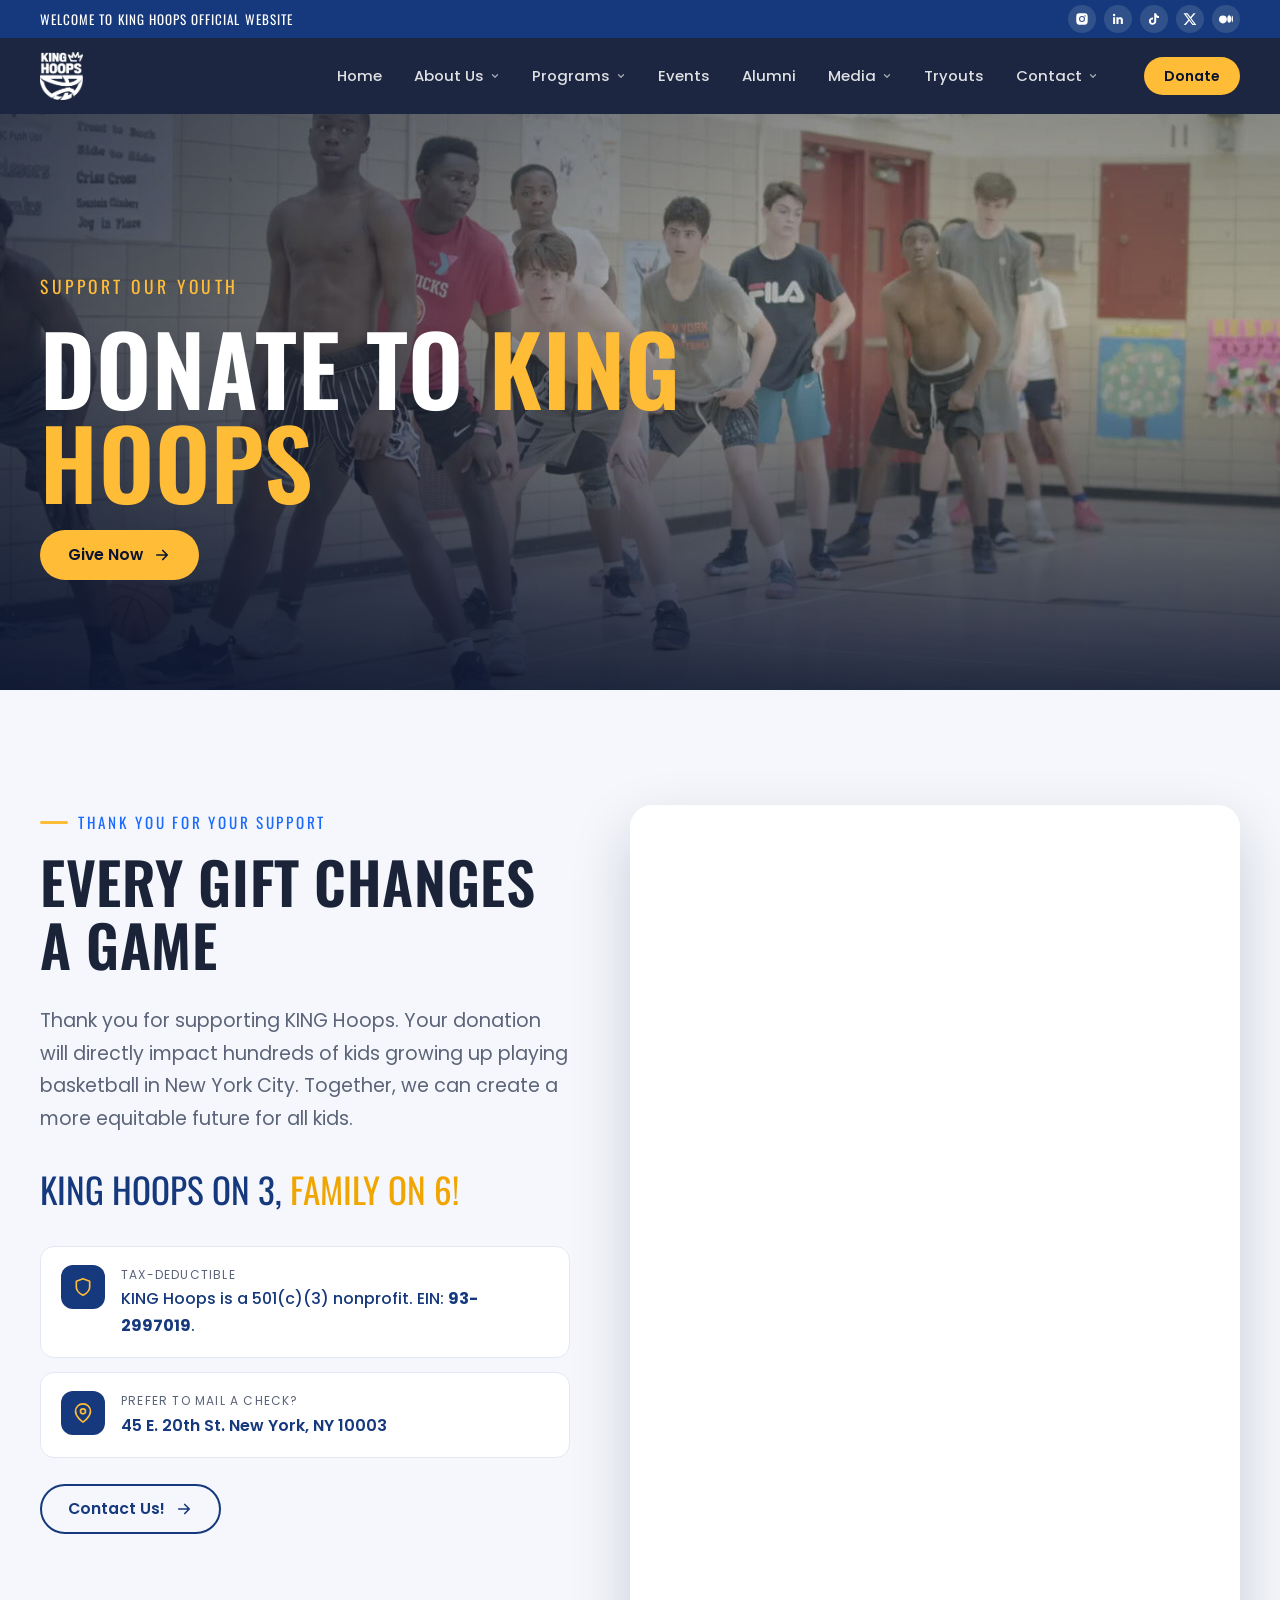
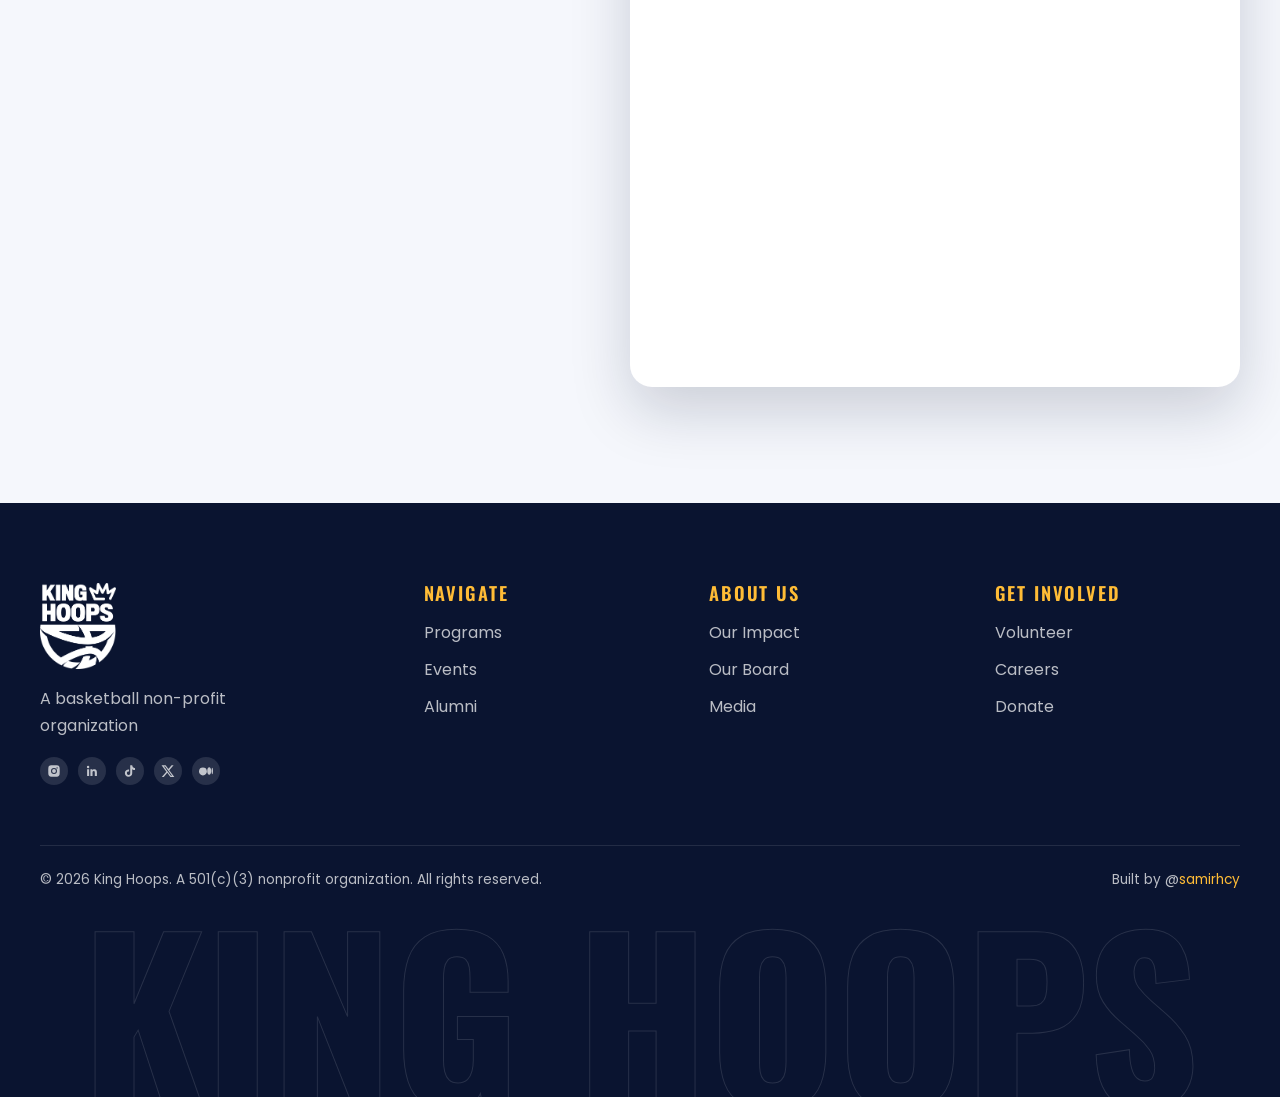
<file: donate.html>
<!DOCTYPE html>
<html lang="en" class="no-js">
<head>
<meta charset="utf-8">
<meta name="viewport" content="width=device-width, initial-scale=1">
<title>Donate | KING Hoops</title>
<meta name="description" content="Support KING Hoops. Your donation directly impacts hundreds of kids growing up playing basketball in New York City.">
<meta property="og:title" content="Donate | KING Hoops">
<meta property="og:description" content="Support KING Hoops. Your donation directly impacts hundreds of kids growing up playing basketball in New York City.">
<meta property="og:type" content="website">
<meta property="og:image" content="assets/img/b40c4b_43e169ad9888472a8d624c2b9e7cf167.png">
<meta name="theme-color" content="#0a1430">
<link rel="icon" type="image/png" href="assets/img/b40c4b_43e169ad9888472a8d624c2b9e7cf167.png">
<link rel="apple-touch-icon" href="assets/img/b40c4b_43e169ad9888472a8d624c2b9e7cf167.png">
<link rel="preconnect" href="https://fonts.googleapis.com">
<link rel="preconnect" href="https://fonts.gstatic.com" crossorigin>
<link href="https://fonts.googleapis.com/css2?family=Oswald:wght@500;600;700&family=Poppins:wght@400;500;600;700&display=swap" rel="stylesheet">
<link rel="stylesheet" href="assets/css/style.css">
</head>
<body>
<a class="skip-link" href="#main">Skip to content</a>

<div class="topbar">
  <div class="container">
    <p>Welcome to King Hoops Official Website</p>
    <ul class="social"><li><a href="https://www.instagram.com/kinghoopsny/" target="_blank" rel="noopener" aria-label="Instagram"><svg viewBox="0 0 24 24"><path d="M12 2.2c3.2 0 3.6 0 4.8.1 3.3.1 4.8 1.7 4.9 4.9.1 1.3.1 1.6.1 4.8s0 3.6-.1 4.8c-.1 3.2-1.7 4.8-4.9 4.9-1.3.1-1.6.1-4.8.1s-3.6 0-4.8-.1c-3.3-.1-4.8-1.7-4.9-4.9C2.2 15.6 2.2 15.2 2.2 12s0-3.6.1-4.8C2.4 3.9 3.9 2.4 7.2 2.3 8.4 2.2 8.8 2.2 12 2.2zm0 4.7a5.1 5.1 0 1 0 0 10.2 5.1 5.1 0 0 0 0-10.2zm0 8.4a3.3 3.3 0 1 1 0-6.6 3.3 3.3 0 0 1 0 6.6zm5.3-9.8a1.2 1.2 0 1 0 0 2.4 1.2 1.2 0 0 0 0-2.4z"/></svg></a></li><li><a href="https://www.linkedin.com/company/king-hoops-united/?viewAsMember=true" target="_blank" rel="noopener" aria-label="LinkedIn"><svg viewBox="0 0 24 24"><path d="M20.4 20.5h-3.6v-5.6c0-1.3 0-3-1.8-3s-2.1 1.4-2.1 2.9v5.7H9.3V9h3.4v1.6c.5-.9 1.6-1.8 3.4-1.8 3.6 0 4.3 2.4 4.3 5.5v6.2zM5.3 7.4a2.1 2.1 0 1 1 0-4.2 2.1 2.1 0 0 1 0 4.2zM7.1 20.5H3.6V9h3.5v11.5z"/></svg></a></li><li><a href="https://www.tiktok.com/@kinghoopsny?_t=ZP-90MGS42SOnW&amp;_r=1" target="_blank" rel="noopener" aria-label="TikTok"><svg viewBox="0 0 24 24"><path d="M19.6 6.7a4.8 4.8 0 0 1-3.8-4.2V2h-3.4v13.7a2.9 2.9 0 1 1-2-2.7V9.5a6.3 6.3 0 1 0 5.4 6.2V8.8a8.2 8.2 0 0 0 4.8 1.5V6.9l-1-.2z"/></svg></a></li><li><a href="https://x.com/kinghoopsnyc" target="_blank" rel="noopener" aria-label="X"><svg viewBox="0 0 24 24"><path d="M18.2 2.3h3.4l-7.4 8.4 8.7 11.5h-6.8l-5.3-7-6.1 7H1.3l7.9-9L.9 2.3h7l4.8 6.3 5.5-6.3zm-1.2 17.9h1.9L7 4.2H5l12 16z"/></svg></a></li><li><a href="https://joshhorwitz18.medium.com/" target="_blank" rel="noopener" aria-label="Medium"><svg viewBox="0 0 24 24"><path d="M13.5 12a6.8 6.8 0 1 1-13.5 0 6.8 6.8 0 0 1 13.5 0zm7.4 0c0 3.5-1.5 6.4-3.4 6.4s-3.4-2.9-3.4-6.4 1.5-6.4 3.4-6.4 3.4 2.9 3.4 6.4zM24 12c0 3.2-.5 5.7-1.2 5.7s-1.2-2.6-1.2-5.7.5-5.7 1.2-5.7S24 8.8 24 12z"/></svg></a></li></ul>
  </div>
</div>

<header class="header">
  <div class="container">
    <a class="brand" href="index.html" aria-label="KING Hoops home">
      <img src="assets/img/b40c4b_cbb8d89a2e5b42b6bee540deb3fe7c71.png" alt="KING Hoops logo" width="43" height="48">
    </a>
    <nav class="nav" id="site-nav" aria-label="Main"><ul><li><a class="nav-link" href="index.html">Home</a></li><li><a class="nav-link" href="about.html">About Us<svg class="chev" viewBox="0 0 24 24" fill="none" stroke="currentColor" stroke-width="3" stroke-linecap="round" stroke-linejoin="round" aria-hidden="true"><path d="M6 9l6 6 6-6"/></svg></a><ul class="dropdown"><li><a href="about.html#story">Our Story</a></li><li><a href="about.html#history">Our History</a></li><li><a href="about.html#impact">Our Impact</a></li><li><a href="about.html#team">Our Team</a></li><li><a href="about.html#get-involved">Get Involved</a></li></ul></li><li><a class="nav-link" href="programs.html">Programs<svg class="chev" viewBox="0 0 24 24" fill="none" stroke="currentColor" stroke-width="3" stroke-linecap="round" stroke-linejoin="round" aria-hidden="true"><path d="M6 9l6 6 6-6"/></svg></a><ul class="dropdown"><li><a href="programs.html#aau">AAU Programs</a></li><li><a href="programs.html#additional">Additional Programs</a></li><li><a href="programs.html#schedule">Tournament Schedule</a></li></ul></li><li><a class="nav-link" href="events.html">Events</a></li><li><a class="nav-link" href="alumni.html">Alumni</a></li><li><a class="nav-link" href="media.html">Media<svg class="chev" viewBox="0 0 24 24" fill="none" stroke="currentColor" stroke-width="3" stroke-linecap="round" stroke-linejoin="round" aria-hidden="true"><path d="M6 9l6 6 6-6"/></svg></a><ul class="dropdown"><li><a href="media.html#on-screen">On Screen</a></li><li><a href="media.html#gallery">Gallery</a></li><li><a href="media.html#blog">Blog</a></li></ul></li><li><a class="nav-link" href="tryouts.html">Tryouts</a></li><li><a class="nav-link" href="contact.html">Contact<svg class="chev" viewBox="0 0 24 24" fill="none" stroke="currentColor" stroke-width="3" stroke-linecap="round" stroke-linejoin="round" aria-hidden="true"><path d="M6 9l6 6 6-6"/></svg></a><ul class="dropdown"><li><a href="contact.html#faq">FAQs</a></li></ul></li><li class="mobile-donate"><a class="btn btn--gold" href="donate.html">Donate</a></li></ul></nav>
    <a class="btn btn--gold btn--sm desktop-only" href="donate.html">Donate</a>
    <button class="menu-toggle" aria-label="Menu" aria-expanded="false" aria-controls="site-nav"><span></span></button>
  </div>
</header>
<div class="scrim"></div>

<main id="main">

<section class="hero hero--short">
  <div class="hero__media"><video autoplay muted loop playsinline preload="auto" poster="assets/video/home.jpg"><source src="assets/video/home.mp4" type="video/mp4"></video></div>
  <div class="container hero__anim">
    <span class="hero__tag">Support our youth</span>
    <h1>Donate to <span class="accent">KING Hoops</span></h1>
    <div class="btn-row"><a class="btn btn--gold" href="#give">Give Now <svg viewBox="0 0 24 24" fill="none" stroke="currentColor" stroke-width="2.2" stroke-linecap="round" stroke-linejoin="round" aria-hidden="true"><path d="M5 12h14M13 6l6 6-6 6"/></svg></a></div>
  </div>
</section>

<section class="section section--paper" id="give">
  <div class="container donate-wrap">
    <div class="reveal" style="position:sticky;top:120px">
      <span class="eyebrow">Thank you for your support</span>
      <h2 class="title">Every gift changes a game</h2>
      <p class="lead">Thank you for supporting KING Hoops. Your donation will directly impact hundreds of kids growing up playing basketball in New York City. Together, we can create a more equitable future for all kids.</p>
      <p class="motto">KING Hoops on 3, <span>Family on 6!</span></p>
      <div class="info-list">
        <div class="info-item"><span class="ico"><svg viewBox="0 0 24 24" fill="none" stroke="currentColor" stroke-width="2" stroke-linecap="round" stroke-linejoin="round" aria-hidden="true"><path d="M12 22s8-4 8-10V5l-8-3-8 3v7c0 6 8 10 8 10z"/></svg></span><div><small>Tax-deductible</small><span style="font-weight:500">KING Hoops is a 501(c)(3) nonprofit. EIN: <strong>93-2997019</strong>.</span></div></div>
        <div class="info-item"><span class="ico"><svg viewBox="0 0 24 24" fill="none" stroke="currentColor" stroke-width="2" stroke-linecap="round" stroke-linejoin="round" aria-hidden="true"><path d="M21 10c0 7-9 13-9 13S3 17 3 10a9 9 0 0 1 18 0z"/><circle cx="12" cy="10" r="3"/></svg></span><div><small>Prefer to mail a check?</small><span>45 E. 20th St. New York, NY 10003</span></div></div>
      </div>
      <a class="btn btn--outline" href="contact.html">Contact Us! <svg viewBox="0 0 24 24" fill="none" stroke="currentColor" stroke-width="2.2" stroke-linecap="round" stroke-linejoin="round" aria-hidden="true"><path d="M5 12h14M13 6l6 6-6 6"/></svg></a>
    </div>
    <div class="donate-embed reveal">
      <iframe title="Donation form powered by Zeffy" src="https://www.zeffy.com/embed/donation-form/1d81428d-ecac-4683-ab05-4de76201fe2c" allowpaymentrequest allowtransparency="true" loading="lazy"></iframe>
    </div>
  </div>
</section>

</main>

<footer class="footer">
  <div class="container">
    <div class="footer__grid">
      <div class="footer__brand">
        <img src="assets/img/b40c4b_cbb8d89a2e5b42b6bee540deb3fe7c71.png" alt="KING Hoops logo" width="77" height="86" loading="lazy">
        <p>A basketball non-profit organization</p>
        <ul class="social"><li><a href="https://www.instagram.com/kinghoopsny/" target="_blank" rel="noopener" aria-label="Instagram"><svg viewBox="0 0 24 24"><path d="M12 2.2c3.2 0 3.6 0 4.8.1 3.3.1 4.8 1.7 4.9 4.9.1 1.3.1 1.6.1 4.8s0 3.6-.1 4.8c-.1 3.2-1.7 4.8-4.9 4.9-1.3.1-1.6.1-4.8.1s-3.6 0-4.8-.1c-3.3-.1-4.8-1.7-4.9-4.9C2.2 15.6 2.2 15.2 2.2 12s0-3.6.1-4.8C2.4 3.9 3.9 2.4 7.2 2.3 8.4 2.2 8.8 2.2 12 2.2zm0 4.7a5.1 5.1 0 1 0 0 10.2 5.1 5.1 0 0 0 0-10.2zm0 8.4a3.3 3.3 0 1 1 0-6.6 3.3 3.3 0 0 1 0 6.6zm5.3-9.8a1.2 1.2 0 1 0 0 2.4 1.2 1.2 0 0 0 0-2.4z"/></svg></a></li><li><a href="https://www.linkedin.com/company/king-hoops-united/?viewAsMember=true" target="_blank" rel="noopener" aria-label="LinkedIn"><svg viewBox="0 0 24 24"><path d="M20.4 20.5h-3.6v-5.6c0-1.3 0-3-1.8-3s-2.1 1.4-2.1 2.9v5.7H9.3V9h3.4v1.6c.5-.9 1.6-1.8 3.4-1.8 3.6 0 4.3 2.4 4.3 5.5v6.2zM5.3 7.4a2.1 2.1 0 1 1 0-4.2 2.1 2.1 0 0 1 0 4.2zM7.1 20.5H3.6V9h3.5v11.5z"/></svg></a></li><li><a href="https://www.tiktok.com/@kinghoopsny?_t=ZP-90MGS42SOnW&amp;_r=1" target="_blank" rel="noopener" aria-label="TikTok"><svg viewBox="0 0 24 24"><path d="M19.6 6.7a4.8 4.8 0 0 1-3.8-4.2V2h-3.4v13.7a2.9 2.9 0 1 1-2-2.7V9.5a6.3 6.3 0 1 0 5.4 6.2V8.8a8.2 8.2 0 0 0 4.8 1.5V6.9l-1-.2z"/></svg></a></li><li><a href="https://x.com/kinghoopsnyc" target="_blank" rel="noopener" aria-label="X"><svg viewBox="0 0 24 24"><path d="M18.2 2.3h3.4l-7.4 8.4 8.7 11.5h-6.8l-5.3-7-6.1 7H1.3l7.9-9L.9 2.3h7l4.8 6.3 5.5-6.3zm-1.2 17.9h1.9L7 4.2H5l12 16z"/></svg></a></li><li><a href="https://joshhorwitz18.medium.com/" target="_blank" rel="noopener" aria-label="Medium"><svg viewBox="0 0 24 24"><path d="M13.5 12a6.8 6.8 0 1 1-13.5 0 6.8 6.8 0 0 1 13.5 0zm7.4 0c0 3.5-1.5 6.4-3.4 6.4s-3.4-2.9-3.4-6.4 1.5-6.4 3.4-6.4 3.4 2.9 3.4 6.4zM24 12c0 3.2-.5 5.7-1.2 5.7s-1.2-2.6-1.2-5.7.5-5.7 1.2-5.7S24 8.8 24 12z"/></svg></a></li></ul>
      </div>
      <div>
        <h4>Navigate</h4>
        <ul><li><a href="programs.html">Programs</a></li><li><a href="events.html">Events</a></li><li><a href="alumni.html">Alumni</a></li></ul>
      </div>
      <div>
        <h4>About Us</h4>
        <ul><li><a href="about.html#impact">Our Impact</a></li><li><a href="about.html#team">Our Board</a></li><li><a href="media.html">Media</a></li></ul>
      </div>
      <div>
        <h4>Get Involved</h4>
        <ul><li><a href="about.html#get-involved">Volunteer</a></li><li><a href="about.html#get-involved">Careers</a></li><li><a href="donate.html">Donate</a></li></ul>
      </div>
    </div>
    <div class="footer__bottom">
      <span>&copy; <span data-year>2026</span> King Hoops. A 501(c)(3) nonprofit organization. All rights reserved.</span>
      <span>Built by @<a href="https://www.linkedin.com/in/samirhcy/" target="_blank" rel="noopener">samirhcy</a></span>
    </div>
  </div>
  <div class="footer__word" aria-hidden="true">King Hoops</div>
</footer>

<button class="to-top" aria-label="Back to top"><svg viewBox="0 0 24 24" fill="none" stroke="currentColor" stroke-width="2.5" stroke-linecap="round" stroke-linejoin="round" aria-hidden="true"><path d="M12 19V5M5 12l7-7 7 7"/></svg></button>

<div class="lightbox" role="dialog" aria-modal="true" aria-label="Media viewer">
  <button class="lb-close" aria-label="Close"><svg viewBox="0 0 24 24" fill="none" stroke="currentColor" stroke-width="2.2" stroke-linecap="round" aria-hidden="true"><path d="M6 6l12 12M18 6L6 18"/></svg></button>
  <button class="lb-prev" aria-label="Previous"><svg viewBox="0 0 24 24" fill="none" stroke="currentColor" stroke-width="2.2" stroke-linecap="round" stroke-linejoin="round" aria-hidden="true"><path d="M15 18l-6-6 6-6"/></svg></button>
  <div class="lightbox__stage"></div>
  <button class="lb-next" aria-label="Next"><svg viewBox="0 0 24 24" fill="none" stroke="currentColor" stroke-width="2.2" stroke-linecap="round" stroke-linejoin="round" aria-hidden="true"><path d="M9 18l6-6-6-6"/></svg></button>
  <div class="lb-count"></div>
</div>

<script src="assets/js/main.js" defer></script>
</body>
</html>
</file>
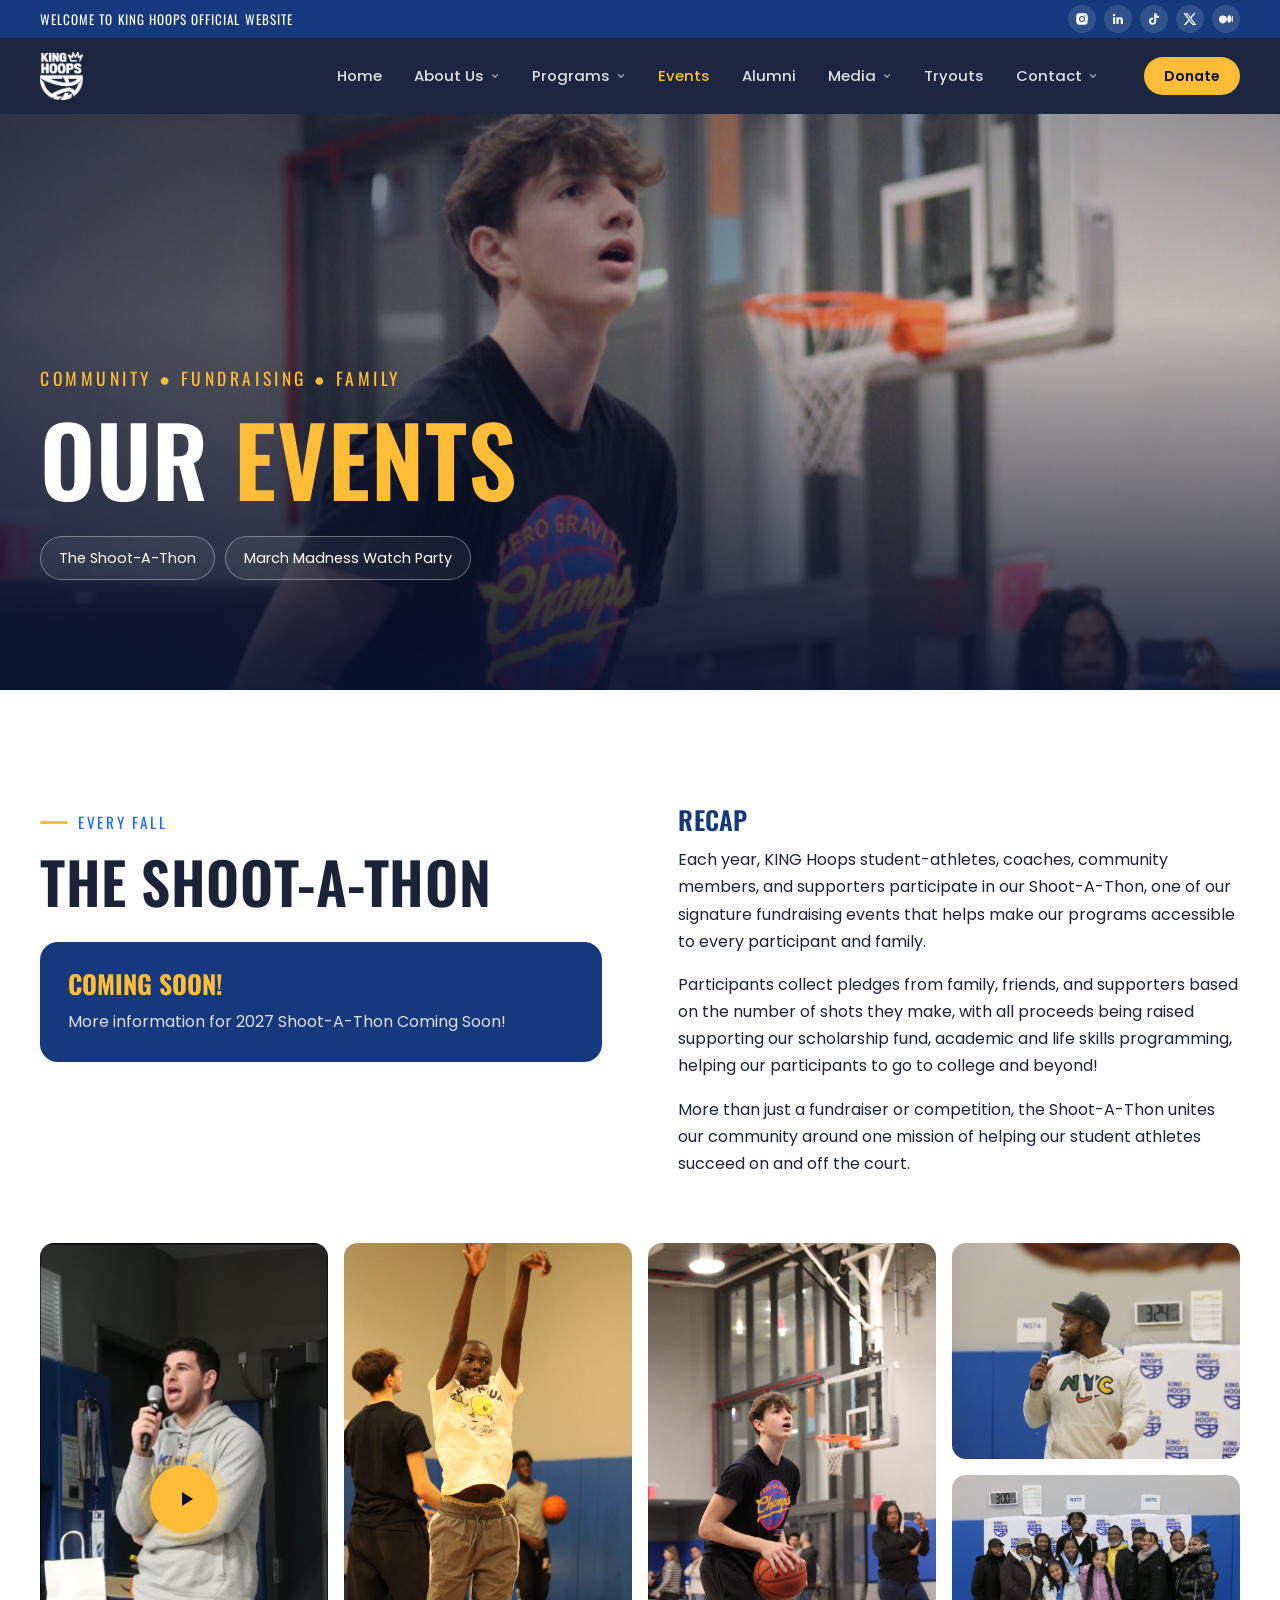
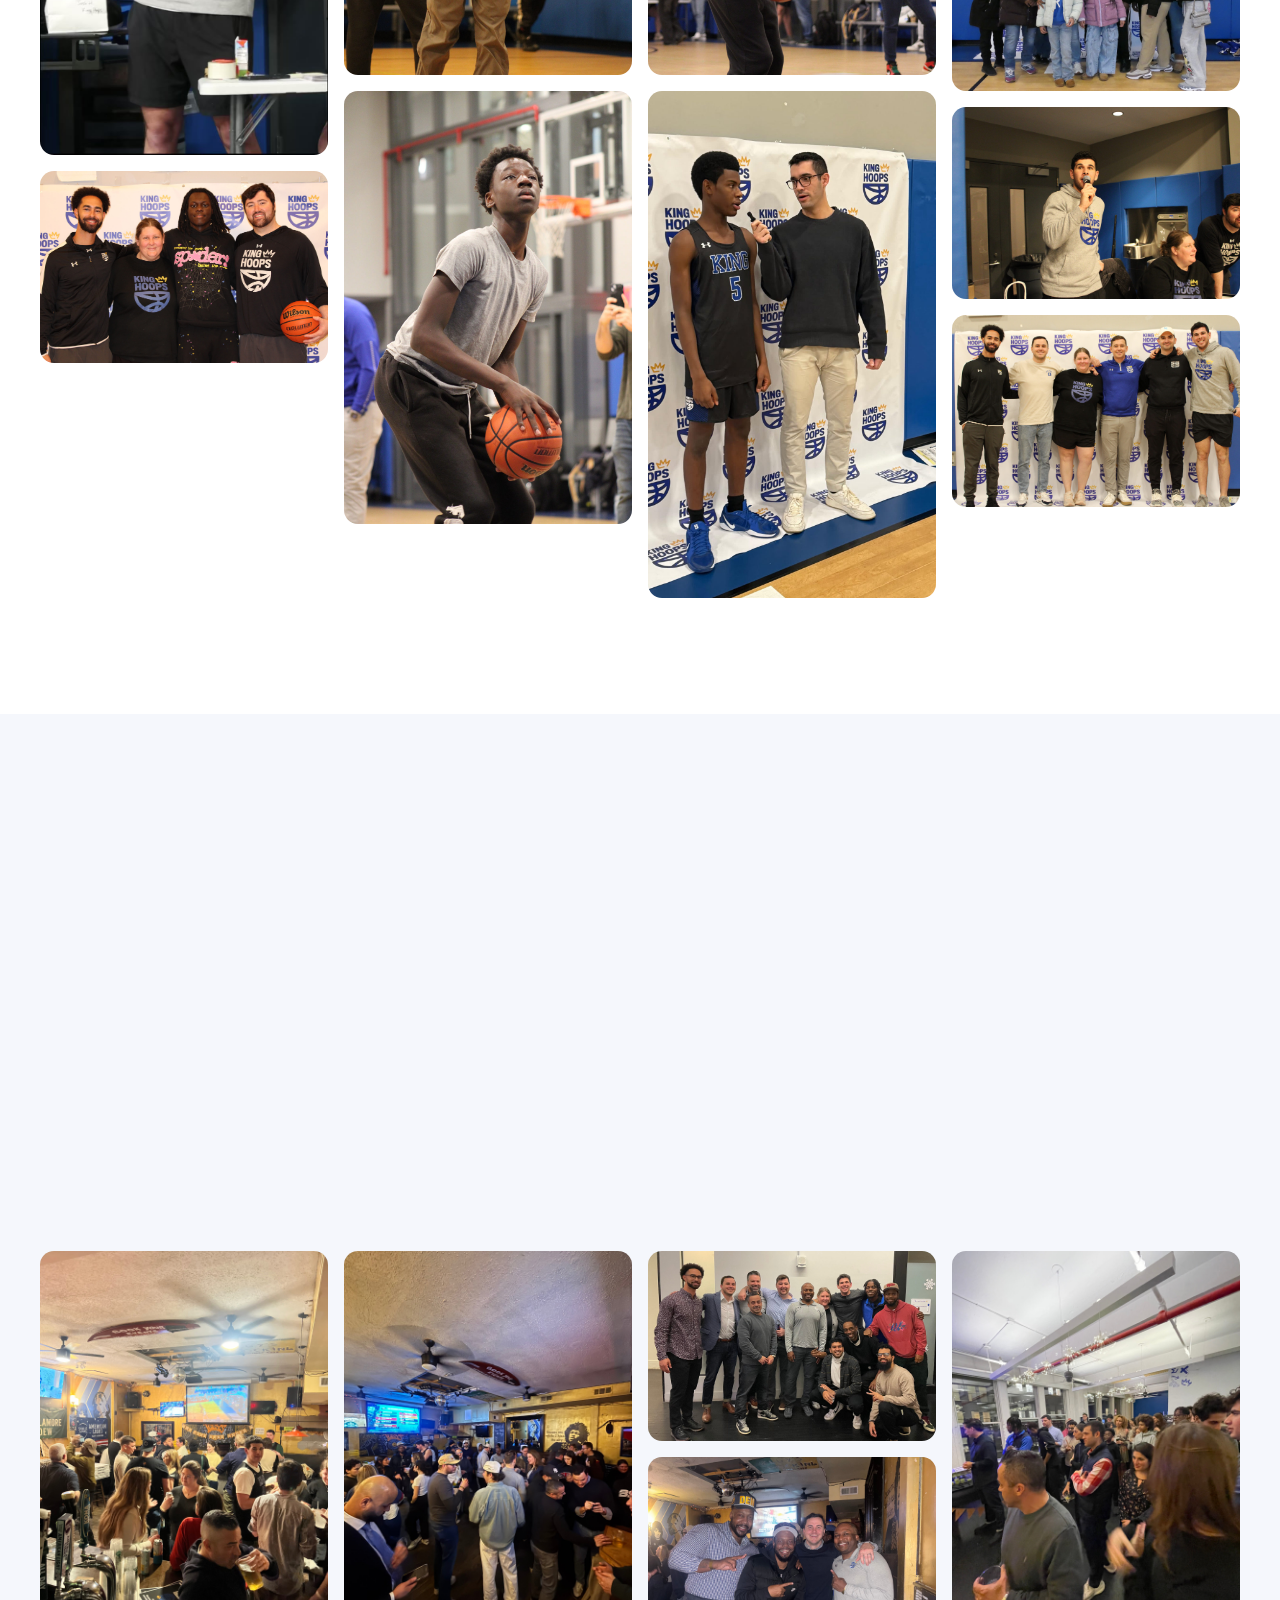
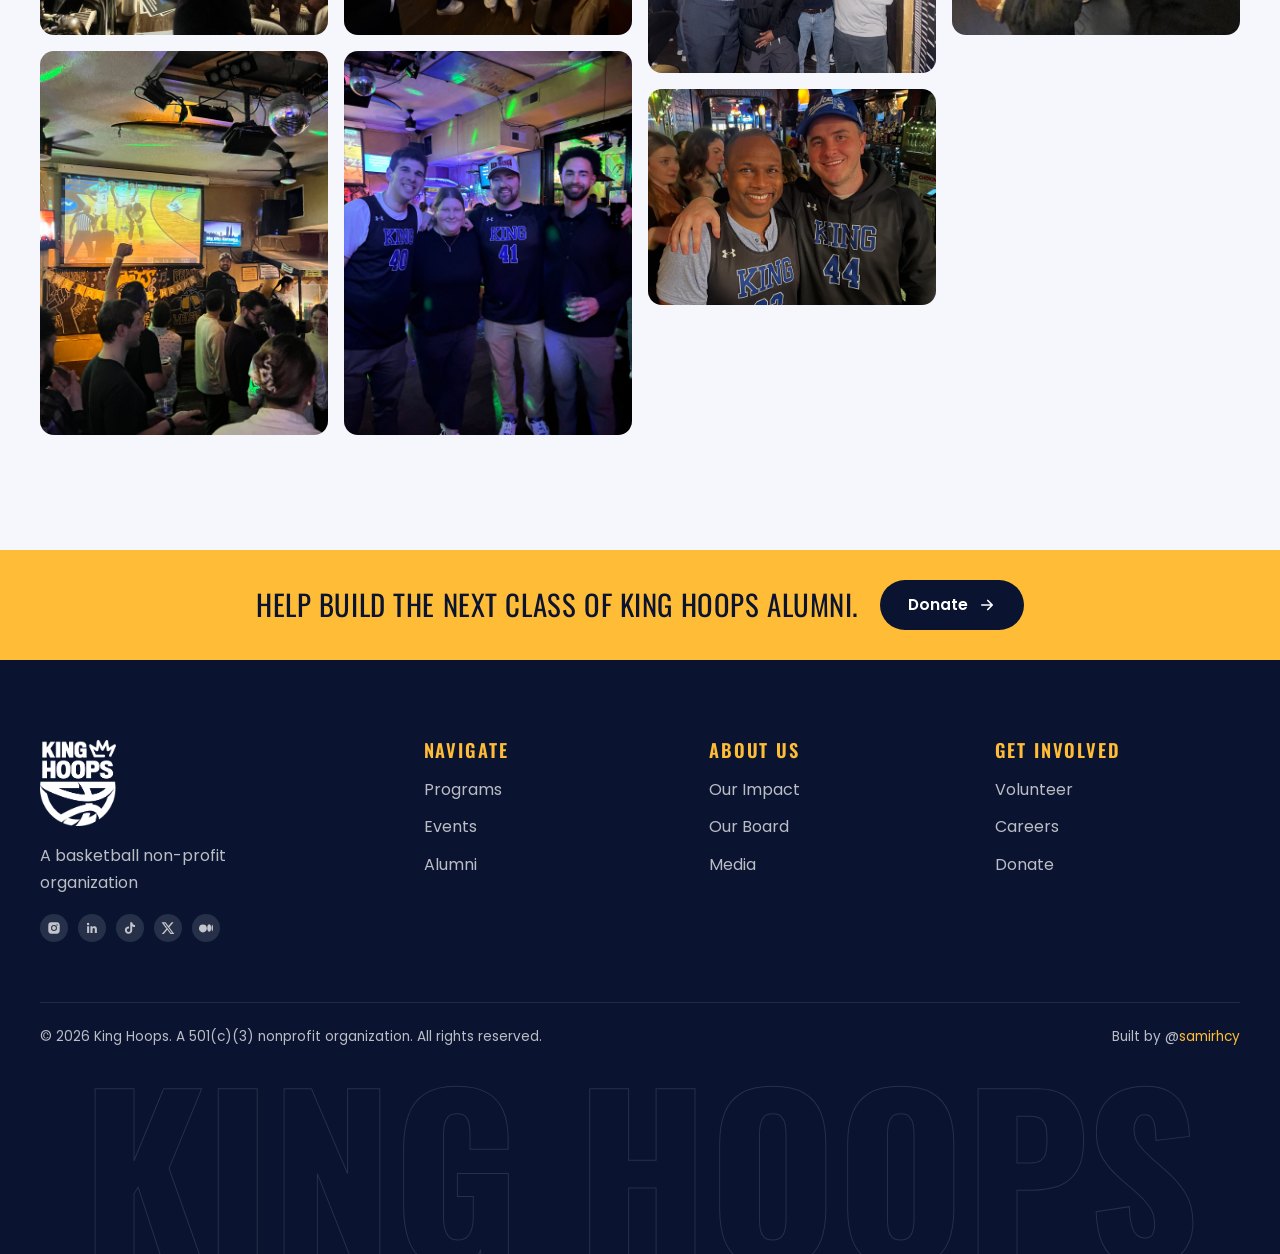
<file: events.html>
<!DOCTYPE html>
<html lang="en" class="no-js">
<head>
<meta charset="utf-8">
<meta name="viewport" content="width=device-width, initial-scale=1">
<title>Events | KING Hoops</title>
<meta name="description" content="The KING Hoops Shoot-A-Thon and March Madness Watch Party bring our community together to support student-athletes.">
<meta property="og:title" content="Events | KING Hoops">
<meta property="og:description" content="The KING Hoops Shoot-A-Thon and March Madness Watch Party bring our community together to support student-athletes.">
<meta property="og:type" content="website">
<meta property="og:image" content="assets/img/b40c4b_43e169ad9888472a8d624c2b9e7cf167.png">
<meta name="theme-color" content="#0a1430">
<link rel="icon" type="image/png" href="assets/img/b40c4b_43e169ad9888472a8d624c2b9e7cf167.png">
<link rel="apple-touch-icon" href="assets/img/b40c4b_43e169ad9888472a8d624c2b9e7cf167.png">
<link rel="preconnect" href="https://fonts.googleapis.com">
<link rel="preconnect" href="https://fonts.gstatic.com" crossorigin>
<link href="https://fonts.googleapis.com/css2?family=Oswald:wght@500;600;700&family=Poppins:wght@400;500;600;700&display=swap" rel="stylesheet">
<link rel="stylesheet" href="assets/css/style.css">
</head>
<body>
<a class="skip-link" href="#main">Skip to content</a>

<div class="topbar">
  <div class="container">
    <p>Welcome to King Hoops Official Website</p>
    <ul class="social"><li><a href="https://www.instagram.com/kinghoopsny/" target="_blank" rel="noopener" aria-label="Instagram"><svg viewBox="0 0 24 24"><path d="M12 2.2c3.2 0 3.6 0 4.8.1 3.3.1 4.8 1.7 4.9 4.9.1 1.3.1 1.6.1 4.8s0 3.6-.1 4.8c-.1 3.2-1.7 4.8-4.9 4.9-1.3.1-1.6.1-4.8.1s-3.6 0-4.8-.1c-3.3-.1-4.8-1.7-4.9-4.9C2.2 15.6 2.2 15.2 2.2 12s0-3.6.1-4.8C2.4 3.9 3.9 2.4 7.2 2.3 8.4 2.2 8.8 2.2 12 2.2zm0 4.7a5.1 5.1 0 1 0 0 10.2 5.1 5.1 0 0 0 0-10.2zm0 8.4a3.3 3.3 0 1 1 0-6.6 3.3 3.3 0 0 1 0 6.6zm5.3-9.8a1.2 1.2 0 1 0 0 2.4 1.2 1.2 0 0 0 0-2.4z"/></svg></a></li><li><a href="https://www.linkedin.com/company/king-hoops-united/?viewAsMember=true" target="_blank" rel="noopener" aria-label="LinkedIn"><svg viewBox="0 0 24 24"><path d="M20.4 20.5h-3.6v-5.6c0-1.3 0-3-1.8-3s-2.1 1.4-2.1 2.9v5.7H9.3V9h3.4v1.6c.5-.9 1.6-1.8 3.4-1.8 3.6 0 4.3 2.4 4.3 5.5v6.2zM5.3 7.4a2.1 2.1 0 1 1 0-4.2 2.1 2.1 0 0 1 0 4.2zM7.1 20.5H3.6V9h3.5v11.5z"/></svg></a></li><li><a href="https://www.tiktok.com/@kinghoopsny?_t=ZP-90MGS42SOnW&amp;_r=1" target="_blank" rel="noopener" aria-label="TikTok"><svg viewBox="0 0 24 24"><path d="M19.6 6.7a4.8 4.8 0 0 1-3.8-4.2V2h-3.4v13.7a2.9 2.9 0 1 1-2-2.7V9.5a6.3 6.3 0 1 0 5.4 6.2V8.8a8.2 8.2 0 0 0 4.8 1.5V6.9l-1-.2z"/></svg></a></li><li><a href="https://x.com/kinghoopsnyc" target="_blank" rel="noopener" aria-label="X"><svg viewBox="0 0 24 24"><path d="M18.2 2.3h3.4l-7.4 8.4 8.7 11.5h-6.8l-5.3-7-6.1 7H1.3l7.9-9L.9 2.3h7l4.8 6.3 5.5-6.3zm-1.2 17.9h1.9L7 4.2H5l12 16z"/></svg></a></li><li><a href="https://joshhorwitz18.medium.com/" target="_blank" rel="noopener" aria-label="Medium"><svg viewBox="0 0 24 24"><path d="M13.5 12a6.8 6.8 0 1 1-13.5 0 6.8 6.8 0 0 1 13.5 0zm7.4 0c0 3.5-1.5 6.4-3.4 6.4s-3.4-2.9-3.4-6.4 1.5-6.4 3.4-6.4 3.4 2.9 3.4 6.4zM24 12c0 3.2-.5 5.7-1.2 5.7s-1.2-2.6-1.2-5.7.5-5.7 1.2-5.7S24 8.8 24 12z"/></svg></a></li></ul>
  </div>
</div>

<header class="header">
  <div class="container">
    <a class="brand" href="index.html" aria-label="KING Hoops home">
      <img src="assets/img/b40c4b_cbb8d89a2e5b42b6bee540deb3fe7c71.png" alt="KING Hoops logo" width="43" height="48">
    </a>
    <nav class="nav" id="site-nav" aria-label="Main"><ul><li><a class="nav-link" href="index.html">Home</a></li><li><a class="nav-link" href="about.html">About Us<svg class="chev" viewBox="0 0 24 24" fill="none" stroke="currentColor" stroke-width="3" stroke-linecap="round" stroke-linejoin="round" aria-hidden="true"><path d="M6 9l6 6 6-6"/></svg></a><ul class="dropdown"><li><a href="about.html#story">Our Story</a></li><li><a href="about.html#history">Our History</a></li><li><a href="about.html#impact">Our Impact</a></li><li><a href="about.html#team">Our Team</a></li><li><a href="about.html#get-involved">Get Involved</a></li></ul></li><li><a class="nav-link" href="programs.html">Programs<svg class="chev" viewBox="0 0 24 24" fill="none" stroke="currentColor" stroke-width="3" stroke-linecap="round" stroke-linejoin="round" aria-hidden="true"><path d="M6 9l6 6 6-6"/></svg></a><ul class="dropdown"><li><a href="programs.html#aau">AAU Programs</a></li><li><a href="programs.html#additional">Additional Programs</a></li><li><a href="programs.html#schedule">Tournament Schedule</a></li></ul></li><li><a class="nav-link" href="events.html" aria-current="page">Events</a></li><li><a class="nav-link" href="alumni.html">Alumni</a></li><li><a class="nav-link" href="media.html">Media<svg class="chev" viewBox="0 0 24 24" fill="none" stroke="currentColor" stroke-width="3" stroke-linecap="round" stroke-linejoin="round" aria-hidden="true"><path d="M6 9l6 6 6-6"/></svg></a><ul class="dropdown"><li><a href="media.html#on-screen">On Screen</a></li><li><a href="media.html#gallery">Gallery</a></li><li><a href="media.html#blog">Blog</a></li></ul></li><li><a class="nav-link" href="tryouts.html">Tryouts</a></li><li><a class="nav-link" href="contact.html">Contact<svg class="chev" viewBox="0 0 24 24" fill="none" stroke="currentColor" stroke-width="3" stroke-linecap="round" stroke-linejoin="round" aria-hidden="true"><path d="M6 9l6 6 6-6"/></svg></a><ul class="dropdown"><li><a href="contact.html#faq">FAQs</a></li></ul></li><li class="mobile-donate"><a class="btn btn--gold" href="donate.html">Donate</a></li></ul></nav>
    <a class="btn btn--gold btn--sm desktop-only" href="donate.html">Donate</a>
    <button class="menu-toggle" aria-label="Menu" aria-expanded="false" aria-controls="site-nav"><span></span></button>
  </div>
</header>
<div class="scrim"></div>

<main id="main">

<section class="hero hero--short">
  <div class="hero__media"><img src="assets/img/b40c4b_e345652c41414d9c8083ab9a1b75f35a.jpg" alt=""></div>
  <div class="container hero__anim">
    <span class="hero__tag">Community &#9679; Fundraising &#9679; Family</span>
    <h1>Our <span class="accent">Events</span></h1>
    <nav class="page-links" aria-label="On this page"><a href="#shoot-a-thon">The Shoot-A-Thon</a><a href="#march-madness">March Madness Watch Party</a></nav>
  </div>
</section>

<section class="section" id="shoot-a-thon">
  <div class="container">
    <div class="split" style="align-items:start;margin-bottom:50px">
      <div class="reveal">
        <span class="eyebrow">Every Fall</span>
        <h2 class="title">The Shoot-A-Thon</h2>
        <div class="callout"><strong>Coming Soon!</strong><p>More information for 2027 Shoot-A-Thon Coming Soon!</p></div>
      </div>
      <div class="reveal">
        <h3 style="font-size:1.6rem;text-transform:uppercase;color:var(--navy)">Recap</h3>
        <p>Each year, KING Hoops student-athletes, coaches, community members, and supporters participate in our Shoot-A-Thon, one of our signature fundraising events that helps make our programs accessible to every participant and family.</p>
        <p>Participants collect pledges from family, friends, and supporters based on the number of shots they make, with all proceeds being raised supporting our scholarship fund, academic and life skills programming, helping our participants to go to college and beyond!</p>
        <p>More than just a fundraiser or competition, the Shoot-A-Thon unites our community around one mission of helping our student athletes succeed on and off the court.</p>
      </div>
    </div>
    <div class="masonry reveal-stagger"><button class="g-item g-item--video" data-lightbox data-group="shootathon" data-video="assets/video/events.mp4" aria-label="Play video"><img src="assets/video/events.jpg" alt="" loading="lazy"><span class="play" aria-hidden="true"><span><svg viewBox="0 0 24 24"><path d="M8 5v14l11-7z"/></svg></span></span></button><button class="g-item" data-lightbox data-group="shootathon" aria-label="View photo"><img src="assets/img/b40c4b_cd43eece31dc47eb9a6a86d016f946fd.jpg" alt="KING Hoops shootathon photo" loading="lazy"></button><button class="g-item" data-lightbox data-group="shootathon" aria-label="View photo"><img src="assets/img/b40c4b_c92197342c6c48c58fa7e256964e7ec3.jpg" alt="KING Hoops shootathon photo" loading="lazy"></button><button class="g-item" data-lightbox data-group="shootathon" aria-label="View photo"><img src="assets/img/b40c4b_e52fd21aea42432baef0028eece9ab8c.jpg" alt="KING Hoops shootathon photo" loading="lazy"></button><button class="g-item" data-lightbox data-group="shootathon" aria-label="View photo"><img src="assets/img/b40c4b_8a73809a56d64227bc2d180799185a29.jpg" alt="KING Hoops shootathon photo" loading="lazy"></button><button class="g-item" data-lightbox data-group="shootathon" aria-label="View photo"><img src="assets/img/b40c4b_fbe7ebcbff25484193c0dd7ed749a025.jpg" alt="KING Hoops shootathon photo" loading="lazy"></button><button class="g-item" data-lightbox data-group="shootathon" aria-label="View photo"><img src="assets/img/b40c4b_85102d7440b94a99850dec7af9141e18.jpg" alt="KING Hoops shootathon photo" loading="lazy"></button><button class="g-item" data-lightbox data-group="shootathon" aria-label="View photo"><img src="assets/img/b40c4b_12a6481410d643c7ac584bb7b6de5052.jpg" alt="KING Hoops shootathon photo" loading="lazy"></button><button class="g-item" data-lightbox data-group="shootathon" aria-label="View photo"><img src="assets/img/b40c4b_9b37d9d21da340049692663d6dcf2416.jpg" alt="KING Hoops shootathon photo" loading="lazy"></button><button class="g-item" data-lightbox data-group="shootathon" aria-label="View photo"><img src="assets/img/b40c4b_ecc41007910d438dac1ee6a222c3e6a5.jpg" alt="KING Hoops shootathon photo" loading="lazy"></button></div>
  </div>
</section>

<section class="section section--paper" id="march-madness">
  <div class="container">
    <div class="split" style="align-items:start;margin-bottom:50px">
      <div class="reveal">
        <span class="eyebrow">Every March</span>
        <h2 class="title">March Madness <span class="accent">Watch Party</span></h2>
        <div class="callout"><strong>Coming Soon!</strong><p>More information for Spring 2027 March Madness Coming Soon!</p></div>
      </div>
      <div class="reveal">
        <h3 style="font-size:1.6rem;text-transform:uppercase;color:var(--navy)">Recap</h3>
        <p>Each March, the KING Hoops community comes together for our annual March Madness Watch Party, an evening of basketball, food, and connection in support of our mission. Parents, alumni, coaches, supporters, and friends gather to celebrate the program while raising critical funds that help provide scholarships, expand programming, and create more opportunities for our young people across New York City.</p>
        <p>In addition to our watch party, every year, our community participates in the KING Hoops Bracket Challenge! All proceeds from the Bracket Challenge will also directly benefit our KING Hoops Scholarship Fund, helping our kids on their journeys both on and off the court.</p>
      </div>
    </div>
    <div class="masonry reveal-stagger"><button class="g-item" data-lightbox data-group="march-madness" aria-label="View photo"><img src="assets/img/b40c4b_f25fb4f54720459792e5467f9d297c33.jpg" alt="KING Hoops march-madness photo" loading="lazy"></button><button class="g-item" data-lightbox data-group="march-madness" aria-label="View photo"><img src="assets/img/b40c4b_b891b07ffaf34953964bed4cfa02a674.jpg" alt="KING Hoops march-madness photo" loading="lazy"></button><button class="g-item" data-lightbox data-group="march-madness" aria-label="View photo"><img src="assets/img/b40c4b_707132c2af564289807855d67f2ab76f.jpg" alt="KING Hoops march-madness photo" loading="lazy"></button><button class="g-item" data-lightbox data-group="march-madness" aria-label="View photo"><img src="assets/img/b40c4b_644ae9e22bd3413fa843b4225a99660e.jpg" alt="KING Hoops march-madness photo" loading="lazy"></button><button class="g-item" data-lightbox data-group="march-madness" aria-label="View photo"><img src="assets/img/b40c4b_0414256153b14e7f8de607848f5b0921.jpg" alt="KING Hoops march-madness photo" loading="lazy"></button><button class="g-item" data-lightbox data-group="march-madness" aria-label="View photo"><img src="assets/img/b40c4b_9bde29183e304bf6bf8ae2338499fe2a.jpg" alt="KING Hoops march-madness photo" loading="lazy"></button><button class="g-item" data-lightbox data-group="march-madness" aria-label="View photo"><img src="assets/img/b40c4b_bf0aef65182d4739ab4bc2a2303d1d23.jpg" alt="KING Hoops march-madness photo" loading="lazy"></button><button class="g-item" data-lightbox data-group="march-madness" aria-label="View photo"><img src="assets/img/b40c4b_a282e56ddb984924958f99ae15e7f06c.jpg" alt="KING Hoops march-madness photo" loading="lazy"></button></div>
  </div>
</section>

</main>

<section class="cta-band">
  <div class="container">
    <p>Help build the next class of King Hoops alumni.</p>
    <a class="btn btn--dark" href="donate.html">Donate <svg viewBox="0 0 24 24" fill="none" stroke="currentColor" stroke-width="2.2" stroke-linecap="round" stroke-linejoin="round" aria-hidden="true"><path d="M5 12h14M13 6l6 6-6 6"/></svg></a>
  </div>
</section>
<footer class="footer">
  <div class="container">
    <div class="footer__grid">
      <div class="footer__brand">
        <img src="assets/img/b40c4b_cbb8d89a2e5b42b6bee540deb3fe7c71.png" alt="KING Hoops logo" width="77" height="86" loading="lazy">
        <p>A basketball non-profit organization</p>
        <ul class="social"><li><a href="https://www.instagram.com/kinghoopsny/" target="_blank" rel="noopener" aria-label="Instagram"><svg viewBox="0 0 24 24"><path d="M12 2.2c3.2 0 3.6 0 4.8.1 3.3.1 4.8 1.7 4.9 4.9.1 1.3.1 1.6.1 4.8s0 3.6-.1 4.8c-.1 3.2-1.7 4.8-4.9 4.9-1.3.1-1.6.1-4.8.1s-3.6 0-4.8-.1c-3.3-.1-4.8-1.7-4.9-4.9C2.2 15.6 2.2 15.2 2.2 12s0-3.6.1-4.8C2.4 3.9 3.9 2.4 7.2 2.3 8.4 2.2 8.8 2.2 12 2.2zm0 4.7a5.1 5.1 0 1 0 0 10.2 5.1 5.1 0 0 0 0-10.2zm0 8.4a3.3 3.3 0 1 1 0-6.6 3.3 3.3 0 0 1 0 6.6zm5.3-9.8a1.2 1.2 0 1 0 0 2.4 1.2 1.2 0 0 0 0-2.4z"/></svg></a></li><li><a href="https://www.linkedin.com/company/king-hoops-united/?viewAsMember=true" target="_blank" rel="noopener" aria-label="LinkedIn"><svg viewBox="0 0 24 24"><path d="M20.4 20.5h-3.6v-5.6c0-1.3 0-3-1.8-3s-2.1 1.4-2.1 2.9v5.7H9.3V9h3.4v1.6c.5-.9 1.6-1.8 3.4-1.8 3.6 0 4.3 2.4 4.3 5.5v6.2zM5.3 7.4a2.1 2.1 0 1 1 0-4.2 2.1 2.1 0 0 1 0 4.2zM7.1 20.5H3.6V9h3.5v11.5z"/></svg></a></li><li><a href="https://www.tiktok.com/@kinghoopsny?_t=ZP-90MGS42SOnW&amp;_r=1" target="_blank" rel="noopener" aria-label="TikTok"><svg viewBox="0 0 24 24"><path d="M19.6 6.7a4.8 4.8 0 0 1-3.8-4.2V2h-3.4v13.7a2.9 2.9 0 1 1-2-2.7V9.5a6.3 6.3 0 1 0 5.4 6.2V8.8a8.2 8.2 0 0 0 4.8 1.5V6.9l-1-.2z"/></svg></a></li><li><a href="https://x.com/kinghoopsnyc" target="_blank" rel="noopener" aria-label="X"><svg viewBox="0 0 24 24"><path d="M18.2 2.3h3.4l-7.4 8.4 8.7 11.5h-6.8l-5.3-7-6.1 7H1.3l7.9-9L.9 2.3h7l4.8 6.3 5.5-6.3zm-1.2 17.9h1.9L7 4.2H5l12 16z"/></svg></a></li><li><a href="https://joshhorwitz18.medium.com/" target="_blank" rel="noopener" aria-label="Medium"><svg viewBox="0 0 24 24"><path d="M13.5 12a6.8 6.8 0 1 1-13.5 0 6.8 6.8 0 0 1 13.5 0zm7.4 0c0 3.5-1.5 6.4-3.4 6.4s-3.4-2.9-3.4-6.4 1.5-6.4 3.4-6.4 3.4 2.9 3.4 6.4zM24 12c0 3.2-.5 5.7-1.2 5.7s-1.2-2.6-1.2-5.7.5-5.7 1.2-5.7S24 8.8 24 12z"/></svg></a></li></ul>
      </div>
      <div>
        <h4>Navigate</h4>
        <ul><li><a href="programs.html">Programs</a></li><li><a href="events.html">Events</a></li><li><a href="alumni.html">Alumni</a></li></ul>
      </div>
      <div>
        <h4>About Us</h4>
        <ul><li><a href="about.html#impact">Our Impact</a></li><li><a href="about.html#team">Our Board</a></li><li><a href="media.html">Media</a></li></ul>
      </div>
      <div>
        <h4>Get Involved</h4>
        <ul><li><a href="about.html#get-involved">Volunteer</a></li><li><a href="about.html#get-involved">Careers</a></li><li><a href="donate.html">Donate</a></li></ul>
      </div>
    </div>
    <div class="footer__bottom">
      <span>&copy; <span data-year>2026</span> King Hoops. A 501(c)(3) nonprofit organization. All rights reserved.</span>
      <span>Built by @<a href="https://www.linkedin.com/in/samirhcy/" target="_blank" rel="noopener">samirhcy</a></span>
    </div>
  </div>
  <div class="footer__word" aria-hidden="true">King Hoops</div>
</footer>

<button class="to-top" aria-label="Back to top"><svg viewBox="0 0 24 24" fill="none" stroke="currentColor" stroke-width="2.5" stroke-linecap="round" stroke-linejoin="round" aria-hidden="true"><path d="M12 19V5M5 12l7-7 7 7"/></svg></button>

<div class="lightbox" role="dialog" aria-modal="true" aria-label="Media viewer">
  <button class="lb-close" aria-label="Close"><svg viewBox="0 0 24 24" fill="none" stroke="currentColor" stroke-width="2.2" stroke-linecap="round" aria-hidden="true"><path d="M6 6l12 12M18 6L6 18"/></svg></button>
  <button class="lb-prev" aria-label="Previous"><svg viewBox="0 0 24 24" fill="none" stroke="currentColor" stroke-width="2.2" stroke-linecap="round" stroke-linejoin="round" aria-hidden="true"><path d="M15 18l-6-6 6-6"/></svg></button>
  <div class="lightbox__stage"></div>
  <button class="lb-next" aria-label="Next"><svg viewBox="0 0 24 24" fill="none" stroke="currentColor" stroke-width="2.2" stroke-linecap="round" stroke-linejoin="round" aria-hidden="true"><path d="M9 18l6-6-6-6"/></svg></button>
  <div class="lb-count"></div>
</div>

<script src="assets/js/main.js" defer></script>
</body>
</html>
</file>
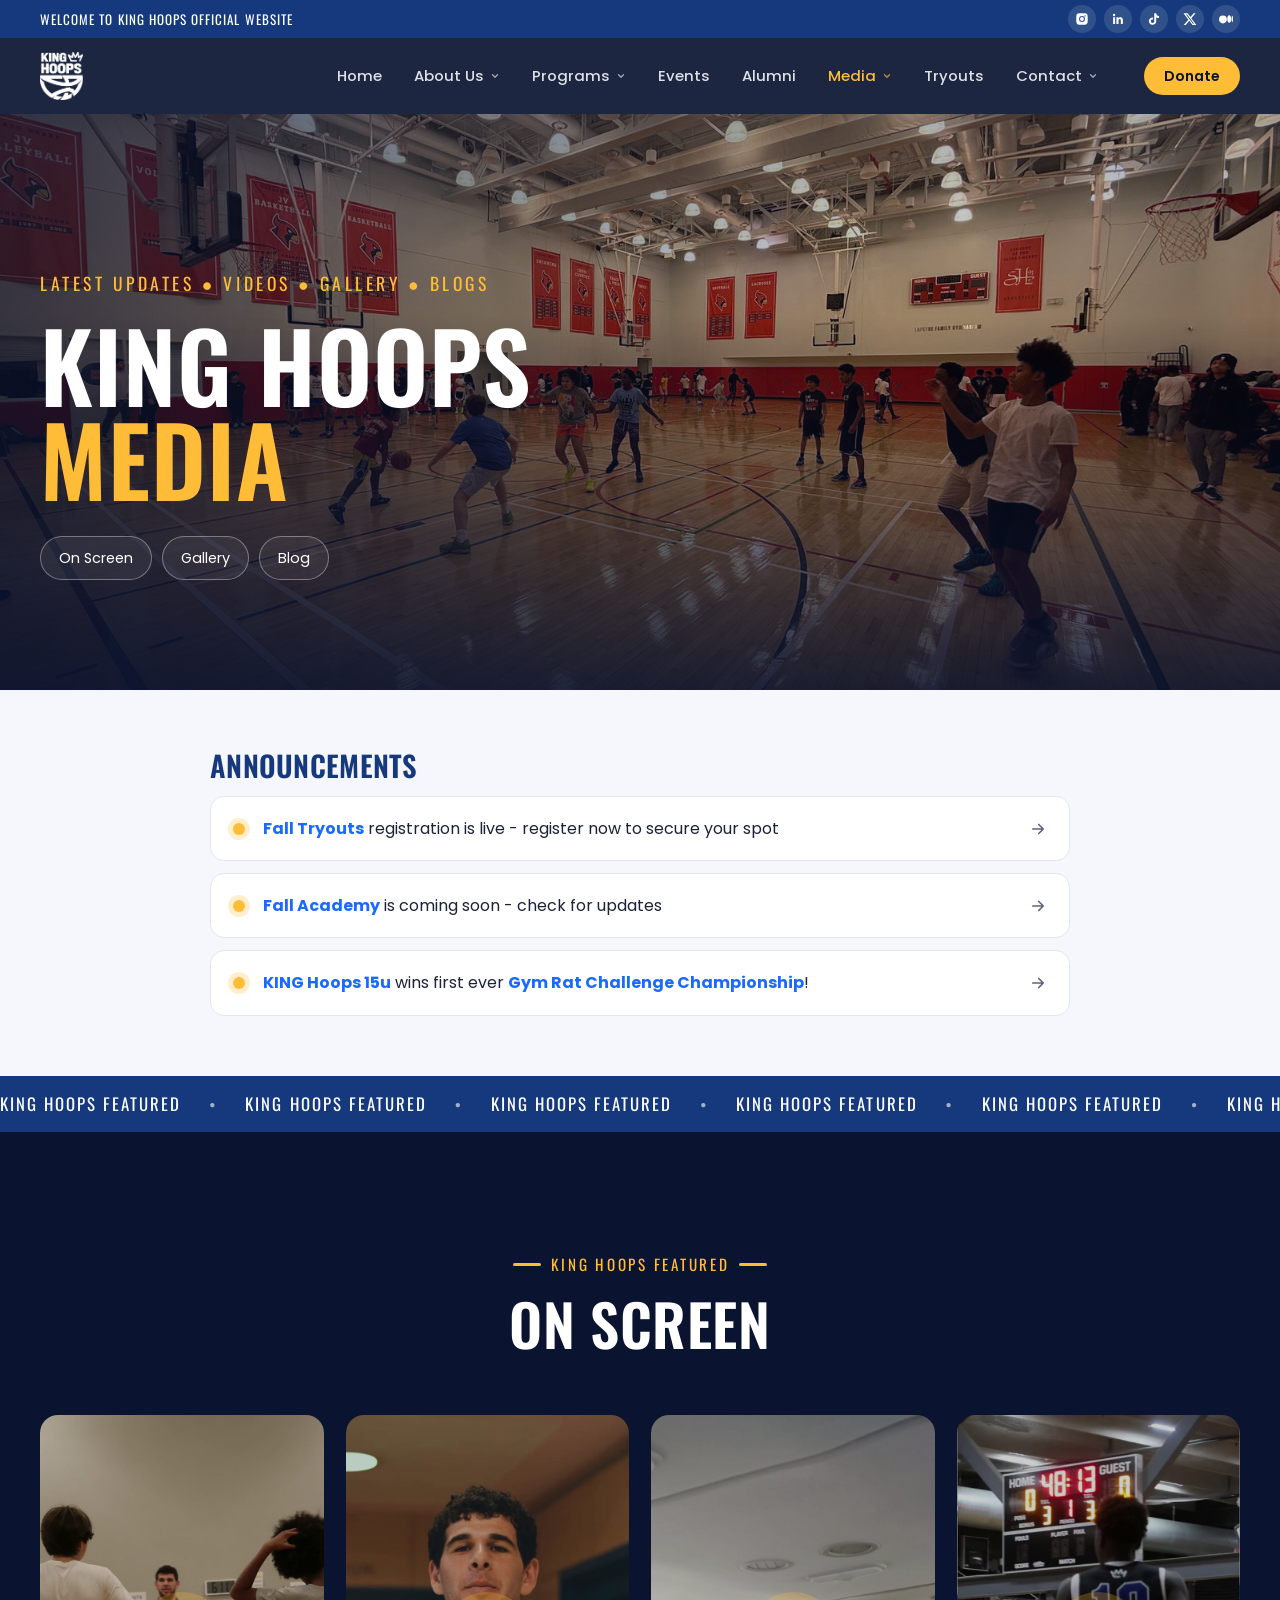
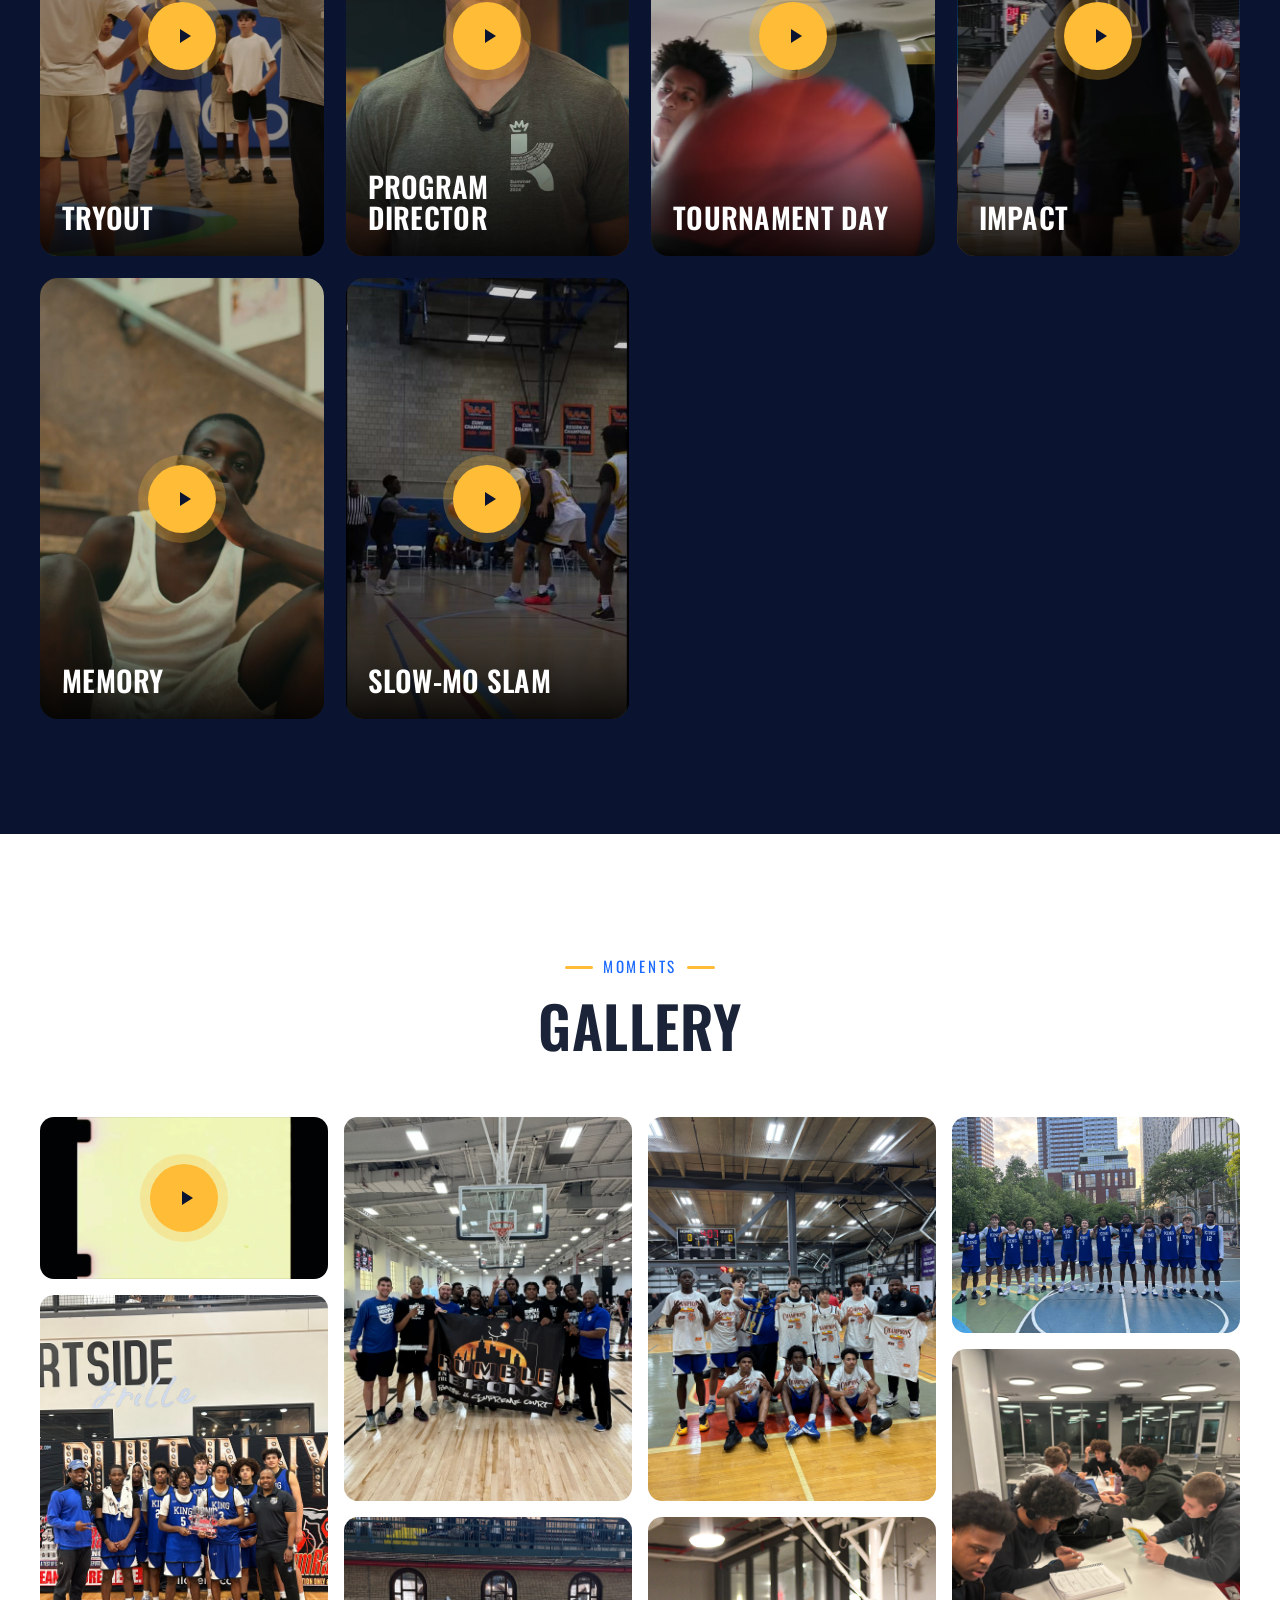
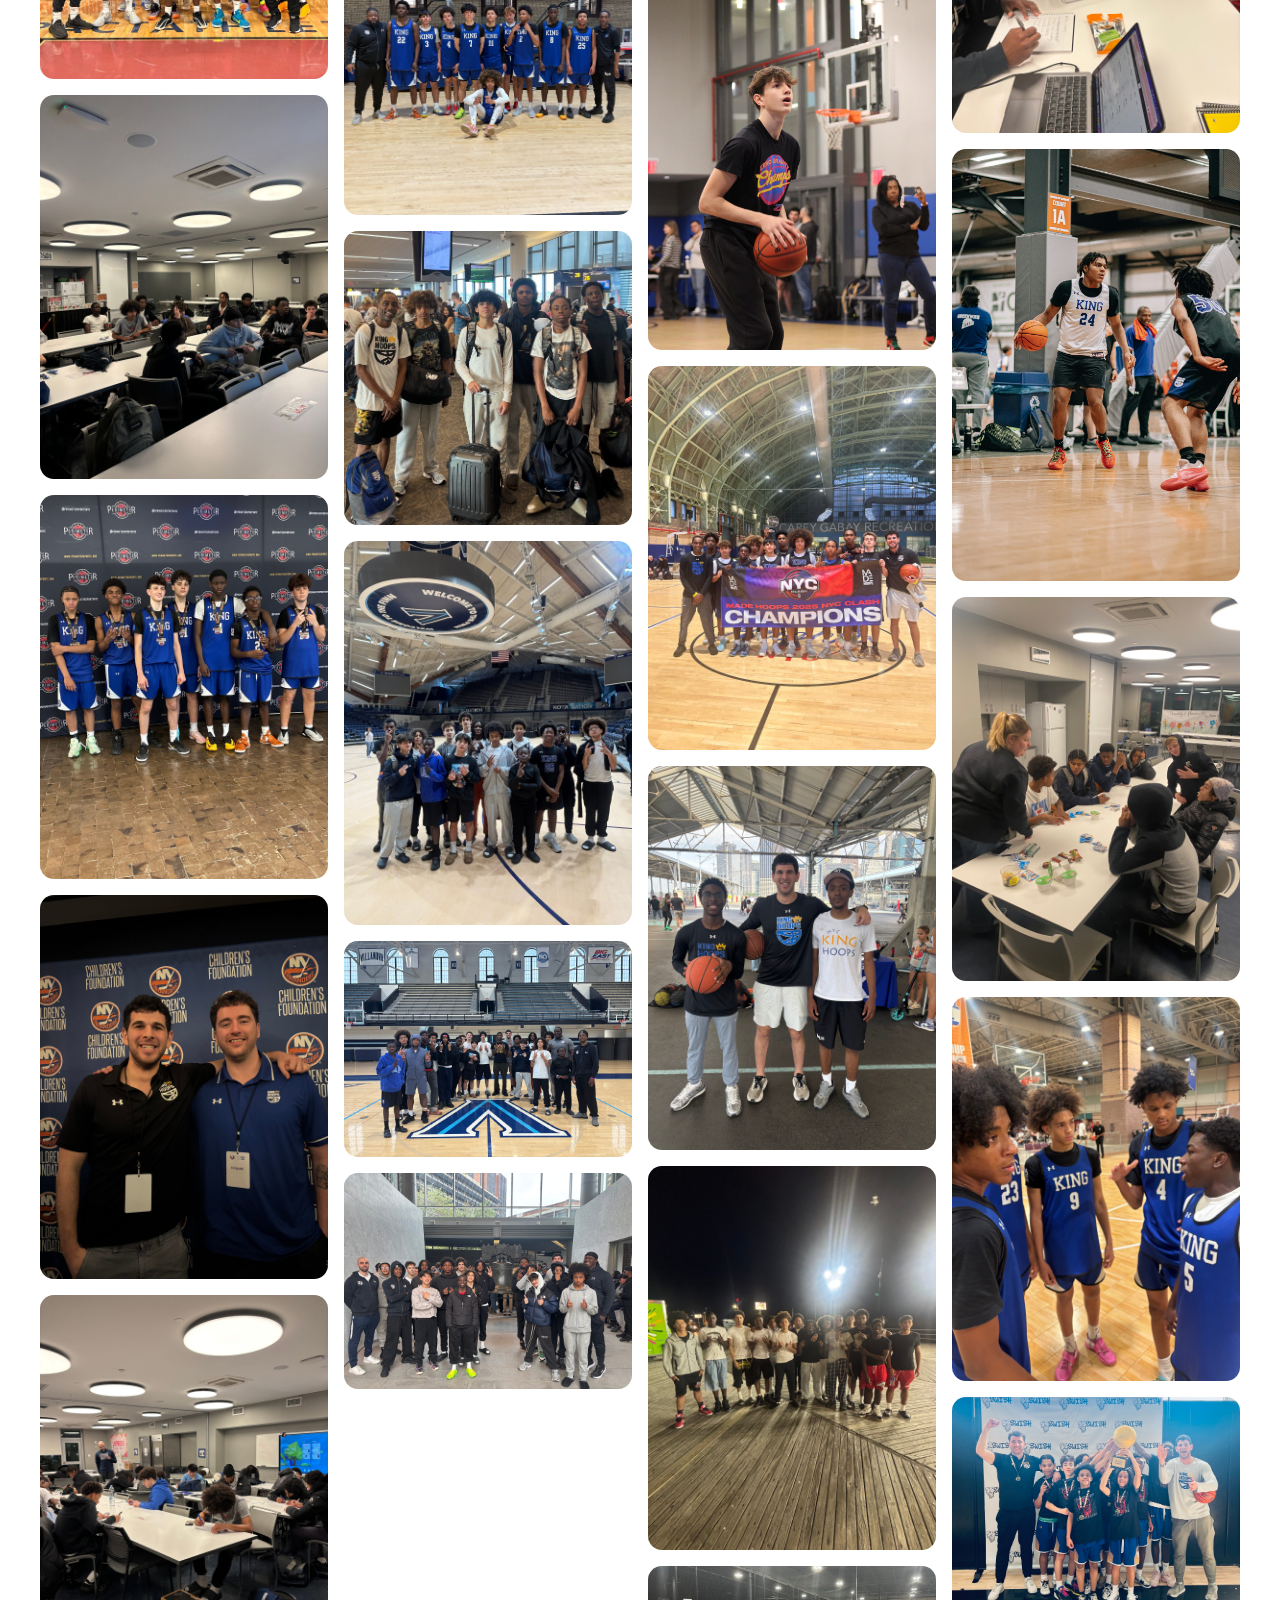
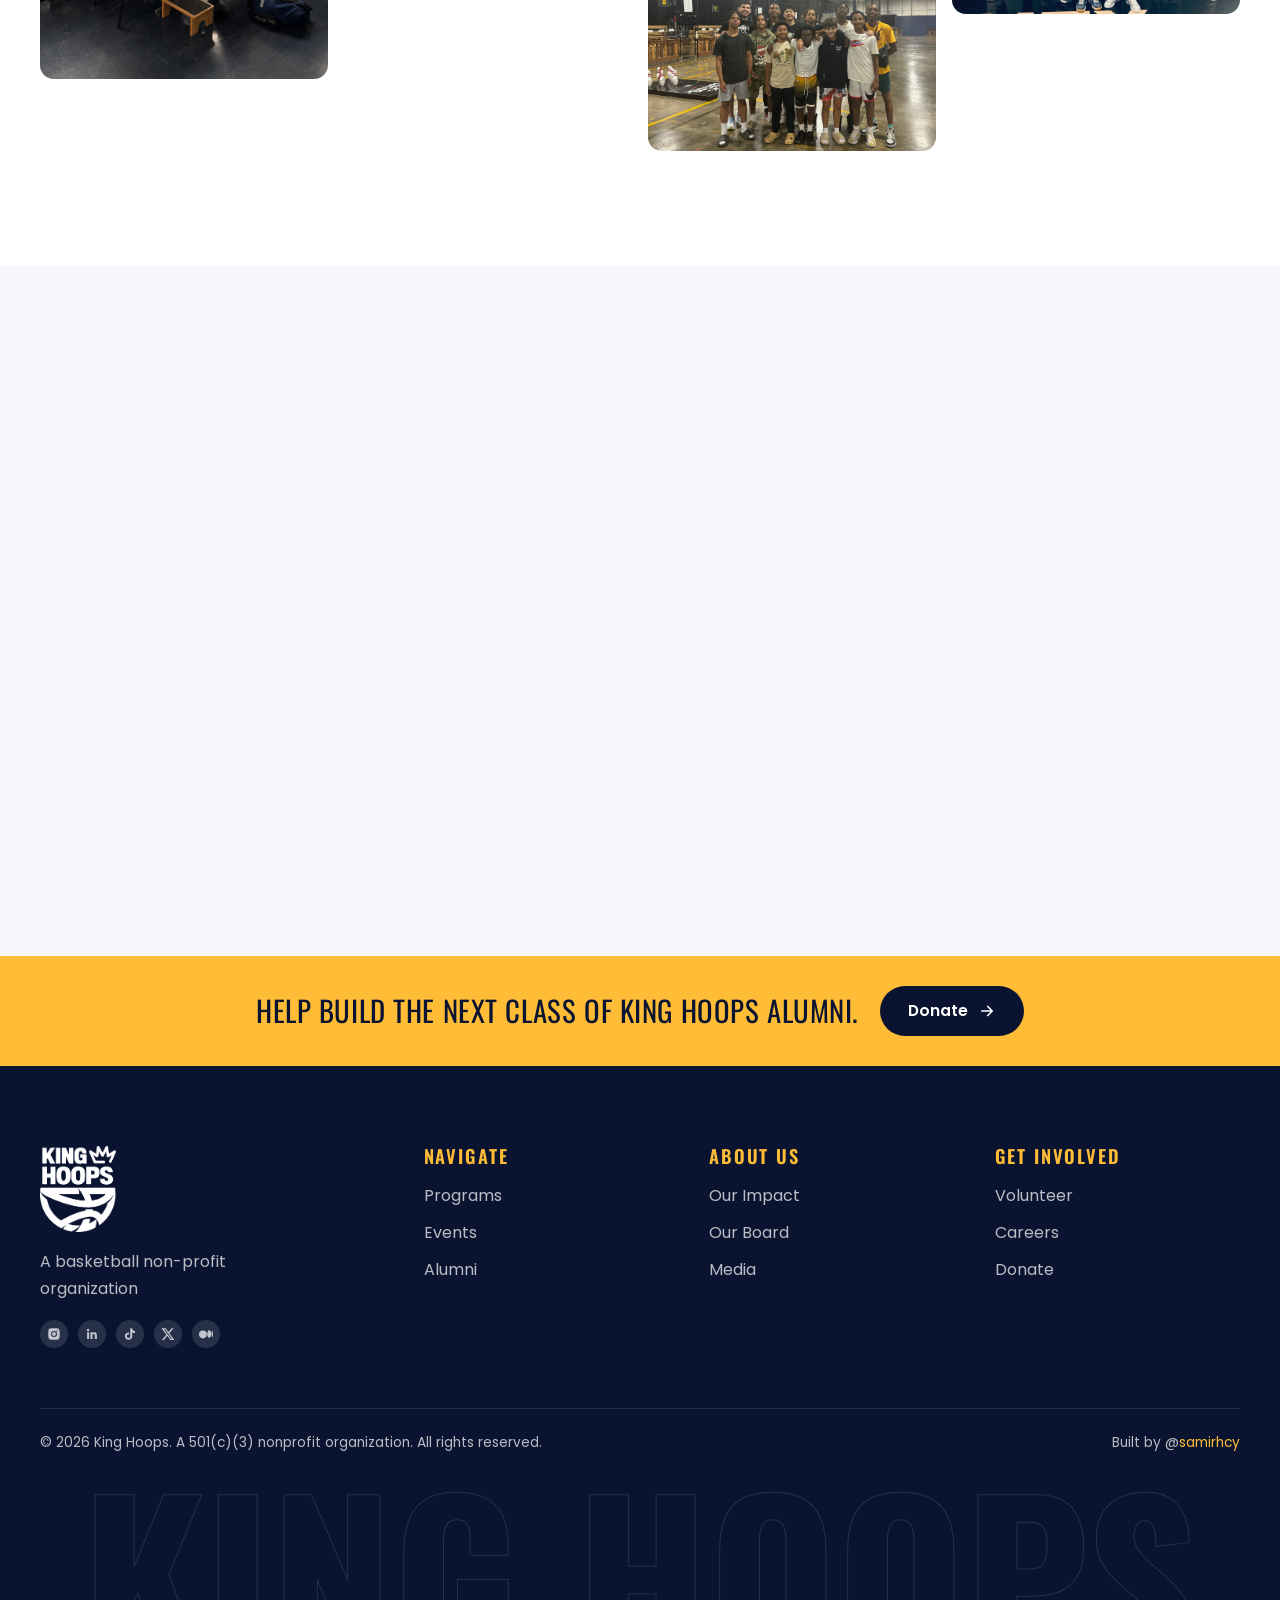
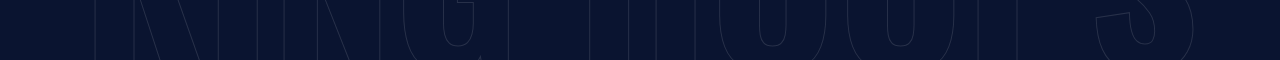
<file: media.html>
<!DOCTYPE html>
<html lang="en" class="no-js">
<head>
<meta charset="utf-8">
<meta name="viewport" content="width=device-width, initial-scale=1">
<title>Media | KING Hoops</title>
<meta name="description" content="Latest updates, videos, photo gallery and articles from KING Hoops.">
<meta property="og:title" content="Media | KING Hoops">
<meta property="og:description" content="Latest updates, videos, photo gallery and articles from KING Hoops.">
<meta property="og:type" content="website">
<meta property="og:image" content="assets/img/b40c4b_43e169ad9888472a8d624c2b9e7cf167.png">
<meta name="theme-color" content="#0a1430">
<link rel="icon" type="image/png" href="assets/img/b40c4b_43e169ad9888472a8d624c2b9e7cf167.png">
<link rel="apple-touch-icon" href="assets/img/b40c4b_43e169ad9888472a8d624c2b9e7cf167.png">
<link rel="preconnect" href="https://fonts.googleapis.com">
<link rel="preconnect" href="https://fonts.gstatic.com" crossorigin>
<link href="https://fonts.googleapis.com/css2?family=Oswald:wght@500;600;700&family=Poppins:wght@400;500;600;700&display=swap" rel="stylesheet">
<link rel="stylesheet" href="assets/css/style.css">
</head>
<body>
<a class="skip-link" href="#main">Skip to content</a>

<div class="topbar">
  <div class="container">
    <p>Welcome to King Hoops Official Website</p>
    <ul class="social"><li><a href="https://www.instagram.com/kinghoopsny/" target="_blank" rel="noopener" aria-label="Instagram"><svg viewBox="0 0 24 24"><path d="M12 2.2c3.2 0 3.6 0 4.8.1 3.3.1 4.8 1.7 4.9 4.9.1 1.3.1 1.6.1 4.8s0 3.6-.1 4.8c-.1 3.2-1.7 4.8-4.9 4.9-1.3.1-1.6.1-4.8.1s-3.6 0-4.8-.1c-3.3-.1-4.8-1.7-4.9-4.9C2.2 15.6 2.2 15.2 2.2 12s0-3.6.1-4.8C2.4 3.9 3.9 2.4 7.2 2.3 8.4 2.2 8.8 2.2 12 2.2zm0 4.7a5.1 5.1 0 1 0 0 10.2 5.1 5.1 0 0 0 0-10.2zm0 8.4a3.3 3.3 0 1 1 0-6.6 3.3 3.3 0 0 1 0 6.6zm5.3-9.8a1.2 1.2 0 1 0 0 2.4 1.2 1.2 0 0 0 0-2.4z"/></svg></a></li><li><a href="https://www.linkedin.com/company/king-hoops-united/?viewAsMember=true" target="_blank" rel="noopener" aria-label="LinkedIn"><svg viewBox="0 0 24 24"><path d="M20.4 20.5h-3.6v-5.6c0-1.3 0-3-1.8-3s-2.1 1.4-2.1 2.9v5.7H9.3V9h3.4v1.6c.5-.9 1.6-1.8 3.4-1.8 3.6 0 4.3 2.4 4.3 5.5v6.2zM5.3 7.4a2.1 2.1 0 1 1 0-4.2 2.1 2.1 0 0 1 0 4.2zM7.1 20.5H3.6V9h3.5v11.5z"/></svg></a></li><li><a href="https://www.tiktok.com/@kinghoopsny?_t=ZP-90MGS42SOnW&amp;_r=1" target="_blank" rel="noopener" aria-label="TikTok"><svg viewBox="0 0 24 24"><path d="M19.6 6.7a4.8 4.8 0 0 1-3.8-4.2V2h-3.4v13.7a2.9 2.9 0 1 1-2-2.7V9.5a6.3 6.3 0 1 0 5.4 6.2V8.8a8.2 8.2 0 0 0 4.8 1.5V6.9l-1-.2z"/></svg></a></li><li><a href="https://x.com/kinghoopsnyc" target="_blank" rel="noopener" aria-label="X"><svg viewBox="0 0 24 24"><path d="M18.2 2.3h3.4l-7.4 8.4 8.7 11.5h-6.8l-5.3-7-6.1 7H1.3l7.9-9L.9 2.3h7l4.8 6.3 5.5-6.3zm-1.2 17.9h1.9L7 4.2H5l12 16z"/></svg></a></li><li><a href="https://joshhorwitz18.medium.com/" target="_blank" rel="noopener" aria-label="Medium"><svg viewBox="0 0 24 24"><path d="M13.5 12a6.8 6.8 0 1 1-13.5 0 6.8 6.8 0 0 1 13.5 0zm7.4 0c0 3.5-1.5 6.4-3.4 6.4s-3.4-2.9-3.4-6.4 1.5-6.4 3.4-6.4 3.4 2.9 3.4 6.4zM24 12c0 3.2-.5 5.7-1.2 5.7s-1.2-2.6-1.2-5.7.5-5.7 1.2-5.7S24 8.8 24 12z"/></svg></a></li></ul>
  </div>
</div>

<header class="header">
  <div class="container">
    <a class="brand" href="index.html" aria-label="KING Hoops home">
      <img src="assets/img/b40c4b_cbb8d89a2e5b42b6bee540deb3fe7c71.png" alt="KING Hoops logo" width="43" height="48">
    </a>
    <nav class="nav" id="site-nav" aria-label="Main"><ul><li><a class="nav-link" href="index.html">Home</a></li><li><a class="nav-link" href="about.html">About Us<svg class="chev" viewBox="0 0 24 24" fill="none" stroke="currentColor" stroke-width="3" stroke-linecap="round" stroke-linejoin="round" aria-hidden="true"><path d="M6 9l6 6 6-6"/></svg></a><ul class="dropdown"><li><a href="about.html#story">Our Story</a></li><li><a href="about.html#history">Our History</a></li><li><a href="about.html#impact">Our Impact</a></li><li><a href="about.html#team">Our Team</a></li><li><a href="about.html#get-involved">Get Involved</a></li></ul></li><li><a class="nav-link" href="programs.html">Programs<svg class="chev" viewBox="0 0 24 24" fill="none" stroke="currentColor" stroke-width="3" stroke-linecap="round" stroke-linejoin="round" aria-hidden="true"><path d="M6 9l6 6 6-6"/></svg></a><ul class="dropdown"><li><a href="programs.html#aau">AAU Programs</a></li><li><a href="programs.html#additional">Additional Programs</a></li><li><a href="programs.html#schedule">Tournament Schedule</a></li></ul></li><li><a class="nav-link" href="events.html">Events</a></li><li><a class="nav-link" href="alumni.html">Alumni</a></li><li><a class="nav-link" href="media.html" aria-current="page">Media<svg class="chev" viewBox="0 0 24 24" fill="none" stroke="currentColor" stroke-width="3" stroke-linecap="round" stroke-linejoin="round" aria-hidden="true"><path d="M6 9l6 6 6-6"/></svg></a><ul class="dropdown"><li><a href="media.html#on-screen">On Screen</a></li><li><a href="media.html#gallery">Gallery</a></li><li><a href="media.html#blog">Blog</a></li></ul></li><li><a class="nav-link" href="tryouts.html">Tryouts</a></li><li><a class="nav-link" href="contact.html">Contact<svg class="chev" viewBox="0 0 24 24" fill="none" stroke="currentColor" stroke-width="3" stroke-linecap="round" stroke-linejoin="round" aria-hidden="true"><path d="M6 9l6 6 6-6"/></svg></a><ul class="dropdown"><li><a href="contact.html#faq">FAQs</a></li></ul></li><li class="mobile-donate"><a class="btn btn--gold" href="donate.html">Donate</a></li></ul></nav>
    <a class="btn btn--gold btn--sm desktop-only" href="donate.html">Donate</a>
    <button class="menu-toggle" aria-label="Menu" aria-expanded="false" aria-controls="site-nav"><span></span></button>
  </div>
</header>
<div class="scrim"></div>

<main id="main">

<section class="hero hero--short">
  <div class="hero__media"><img src="assets/img/b40c4b_d62d9e63693e40258858c341adda5f98.jpg" alt=""></div>
  <div class="container hero__anim">
    <span class="hero__tag">Latest updates &#9679; Videos &#9679; Gallery &#9679; Blogs</span>
    <h1>King Hoops <span class="accent">Media</span></h1>
    <nav class="page-links" aria-label="On this page"><a href="#on-screen">On Screen</a><a href="#gallery">Gallery</a><a href="#blog">Blog</a></nav>
  </div>
</section>

<section class="section section--paper" style="padding:60px 0">
  <div class="narrow">
    <h2 class="reveal" style="font-size:1.8rem;text-transform:uppercase;color:var(--navy)">Announcements</h2>
    <div class="announcements reveal-stagger">
      <a class="announcement" href="tryouts.html"><span class="dot"></span><span><strong>Fall Tryouts</strong> registration is live - register now to secure your spot</span><svg viewBox="0 0 24 24" fill="none" stroke="currentColor" stroke-width="2.2" stroke-linecap="round" stroke-linejoin="round" aria-hidden="true"><path d="M5 12h14M13 6l6 6-6 6"/></svg></a>
      <a class="announcement" href="programs.html#fall-academy"><span class="dot"></span><span><strong>Fall Academy</strong> is coming soon - check for updates</span><svg viewBox="0 0 24 24" fill="none" stroke="currentColor" stroke-width="2.2" stroke-linecap="round" stroke-linejoin="round" aria-hidden="true"><path d="M5 12h14M13 6l6 6-6 6"/></svg></a>
      <a class="announcement" href="https://www.instagram.com/p/DYxgBARFnfD/" target="_blank" rel="noopener"><span class="dot"></span><span><strong>KING Hoops 15u</strong> wins first ever <strong>Gym Rat Challenge Championship</strong>!</span><svg viewBox="0 0 24 24" fill="none" stroke="currentColor" stroke-width="2.2" stroke-linecap="round" stroke-linejoin="round" aria-hidden="true"><path d="M5 12h14M13 6l6 6-6 6"/></svg></a>
    </div>
  </div>
</section>

<div class="marquee marquee--navy" aria-hidden="true"><div class="marquee__track"><span>King Hoops Featured</span><span>King Hoops Featured</span><span>King Hoops Featured</span><span>King Hoops Featured</span><span>King Hoops Featured</span><span>King Hoops Featured</span><span>King Hoops Featured</span><span>King Hoops Featured</span><span>King Hoops Featured</span><span>King Hoops Featured</span><span>King Hoops Featured</span><span>King Hoops Featured</span></div></div>

<section class="section section--ink" id="on-screen">
  <div class="container">
    <div class="section-head center reveal">
      <span class="eyebrow">King Hoops Featured</span>
      <h2 class="title">On Screen</h2>
    </div>
    <div class="video-grid reveal-stagger"><button class="video-card" data-lightbox data-group="onscreen" data-video="assets/video/tryout.mp4" aria-label="Play Tryout video"><img src="assets/video/tryout.jpg" alt="" loading="lazy"><span class="play" aria-hidden="true"><span><svg viewBox="0 0 24 24"><path d="M8 5v14l11-7z"/></svg></span></span><h3>Tryout</h3></button><button class="video-card" data-lightbox data-group="onscreen" data-video="assets/video/program-director.mp4" aria-label="Play Program Director video"><img src="assets/video/program-director.jpg" alt="" loading="lazy"><span class="play" aria-hidden="true"><span><svg viewBox="0 0 24 24"><path d="M8 5v14l11-7z"/></svg></span></span><h3>Program Director</h3></button><button class="video-card" data-lightbox data-group="onscreen" data-video="assets/video/tournament-day.mp4" aria-label="Play Tournament Day video"><img src="assets/video/tournament-day.jpg" alt="" loading="lazy"><span class="play" aria-hidden="true"><span><svg viewBox="0 0 24 24"><path d="M8 5v14l11-7z"/></svg></span></span><h3>Tournament Day</h3></button><button class="video-card" data-lightbox data-group="onscreen" data-video="assets/video/impact.mp4" aria-label="Play Impact video"><img src="assets/video/impact.jpg" alt="" loading="lazy"><span class="play" aria-hidden="true"><span><svg viewBox="0 0 24 24"><path d="M8 5v14l11-7z"/></svg></span></span><h3>Impact</h3></button><button class="video-card" data-lightbox data-group="onscreen" data-video="assets/video/memory.mp4" aria-label="Play Memory video"><img src="assets/video/memory.jpg" alt="" loading="lazy"><span class="play" aria-hidden="true"><span><svg viewBox="0 0 24 24"><path d="M8 5v14l11-7z"/></svg></span></span><h3>Memory</h3></button><button class="video-card" data-lightbox data-group="onscreen" data-video="assets/video/slow-mo-slam.mp4" aria-label="Play Slow-Mo Slam video"><img src="assets/video/slow-mo-slam.jpg" alt="" loading="lazy"><span class="play" aria-hidden="true"><span><svg viewBox="0 0 24 24"><path d="M8 5v14l11-7z"/></svg></span></span><h3>Slow-Mo Slam</h3></button></div>
  </div>
</section>

<section class="section" id="gallery">
  <div class="container">
    <div class="section-head center reveal">
      <span class="eyebrow">Moments</span>
      <h2 class="title">Gallery</h2>
    </div>
    <div class="masonry reveal-stagger"><button class="g-item g-item--video" data-lightbox data-group="gallery" data-video="assets/video/media-hero.mp4" aria-label="Play video"><img src="assets/video/media-hero.jpg" alt="" loading="lazy"><span class="play" aria-hidden="true"><span><svg viewBox="0 0 24 24"><path d="M8 5v14l11-7z"/></svg></span></span></button><button class="g-item" data-lightbox data-group="gallery" aria-label="View photo"><img src="assets/img/b40c4b_cd4c09a48e9d42339b34079bfa87961d.jpg" alt="KING Hoops gallery photo" loading="lazy"></button><button class="g-item" data-lightbox data-group="gallery" aria-label="View photo"><img src="assets/img/b40c4b_6f317d044d8746d09a50b137326823f4.jpg" alt="KING Hoops gallery photo" loading="lazy"></button><button class="g-item" data-lightbox data-group="gallery" aria-label="View photo"><img src="assets/img/b40c4b_5ff17792487a4c79844d950105141336.jpg" alt="KING Hoops gallery photo" loading="lazy"></button><button class="g-item" data-lightbox data-group="gallery" aria-label="View photo"><img src="assets/img/b40c4b_9b99d44146cb452680de54c3aefd8057.jpg" alt="KING Hoops gallery photo" loading="lazy"></button><button class="g-item" data-lightbox data-group="gallery" aria-label="View photo"><img src="assets/img/b40c4b_f1bd2fdd4eb549bbbc4999e872cd4749.jpg" alt="KING Hoops gallery photo" loading="lazy"></button><button class="g-item" data-lightbox data-group="gallery" aria-label="View photo"><img src="assets/img/b40c4b_0391642057024a4dbcf623ac4969b7f4.jpg" alt="KING Hoops gallery photo" loading="lazy"></button><button class="g-item" data-lightbox data-group="gallery" aria-label="View photo"><img src="assets/img/b40c4b_d33f5ffc84634e188b7030c0b9cb14a2.jpg" alt="KING Hoops gallery photo" loading="lazy"></button><button class="g-item" data-lightbox data-group="gallery" aria-label="View photo"><img src="assets/img/b40c4b_ddf88cd097b842c3a9365b3dadc83dc3.jpg" alt="KING Hoops gallery photo" loading="lazy"></button><button class="g-item" data-lightbox data-group="gallery" aria-label="View photo"><img src="assets/img/b40c4b_c4de4d728b674e2ea409ba4d31f8ed92.jpg" alt="KING Hoops gallery photo" loading="lazy"></button><button class="g-item" data-lightbox data-group="gallery" aria-label="View photo"><img src="assets/img/b40c4b_23d35892c31a449f84c0212082d22e0b.jpg" alt="KING Hoops gallery photo" loading="lazy"></button><button class="g-item" data-lightbox data-group="gallery" aria-label="View photo"><img src="assets/img/b40c4b_a7040520bd404d07bc0357bd6a09e1fe.jpg" alt="KING Hoops gallery photo" loading="lazy"></button><button class="g-item" data-lightbox data-group="gallery" aria-label="View photo"><img src="assets/img/b40c4b_d05d029aaebb49389ad729a9f85cad8e.jpg" alt="KING Hoops gallery photo" loading="lazy"></button><button class="g-item" data-lightbox data-group="gallery" aria-label="View photo"><img src="assets/img/b40c4b_bac2f906b0a74761ad5293ce11e5606d.jpg" alt="KING Hoops gallery photo" loading="lazy"></button><button class="g-item" data-lightbox data-group="gallery" aria-label="View photo"><img src="assets/img/b40c4b_3c2024055b8d4edb85d08620e177f764.jpg" alt="KING Hoops gallery photo" loading="lazy"></button><button class="g-item" data-lightbox data-group="gallery" aria-label="View photo"><img src="assets/img/b40c4b_adf8e9cf77584cb584c7623feced039c.jpg" alt="KING Hoops gallery photo" loading="lazy"></button><button class="g-item" data-lightbox data-group="gallery" aria-label="View photo"><img src="assets/img/b40c4b_799fe0708a5e4cc88eeb9f5c7ba6dee2.jpg" alt="KING Hoops gallery photo" loading="lazy"></button><button class="g-item" data-lightbox data-group="gallery" aria-label="View photo"><img src="assets/img/b40c4b_76736e0f4ecd463faad59ee0d40741e8.jpg" alt="KING Hoops gallery photo" loading="lazy"></button><button class="g-item" data-lightbox data-group="gallery" aria-label="View photo"><img src="assets/img/b40c4b_dd20a444cc9f4a9f8399f957c138d45e.jpg" alt="KING Hoops gallery photo" loading="lazy"></button><button class="g-item" data-lightbox data-group="gallery" aria-label="View photo"><img src="assets/img/b40c4b_78e0921de56046cdabb27d72fad5792f.jpg" alt="KING Hoops gallery photo" loading="lazy"></button><button class="g-item" data-lightbox data-group="gallery" aria-label="View photo"><img src="assets/img/b40c4b_647b5a654eeb4b31bd496c69c12bfcee.jpg" alt="KING Hoops gallery photo" loading="lazy"></button><button class="g-item" data-lightbox data-group="gallery" aria-label="View photo"><img src="assets/img/b40c4b_2fd2cb8aa6b749e5b7ad8bcda9be8468.jpg" alt="KING Hoops gallery photo" loading="lazy"></button><button class="g-item" data-lightbox data-group="gallery" aria-label="View photo"><img src="assets/img/b40c4b_4c657c593fc24d969c6bdd879b34ebe6.jpg" alt="KING Hoops gallery photo" loading="lazy"></button><button class="g-item" data-lightbox data-group="gallery" aria-label="View photo"><img src="assets/img/b40c4b_ee18a3ef879e4888bc86824c7057eaa4.jpg" alt="KING Hoops gallery photo" loading="lazy"></button></div>
  </div>
</section>

<section class="section section--paper" id="blog">
  <div class="container">
    <div class="section-head reveal">
      <span class="eyebrow">Articles</span>
      <h2 class="title">Blog</h2>
      <p class="lead">Written and Curated by Josh Horwitz &middot; <a href="https://joshhorwitz18.medium.com/" target="_blank" rel="noopener" style="color:var(--blue)">Medium</a></p>
    </div>
    <div class="articles reveal-stagger"><a class="article" href="https://joshhorwitz18.medium.com/if-everyones-on-a-circuit-nobody-s-on-a-circuit-5df4a1bbd44b" target="_blank" rel="noopener"><h3>If Everyone&rsquo;s on a Circuit, Nobody&rsquo;s on a Circuit</h3><span>Read More <svg viewBox="0 0 24 24" fill="none" stroke="currentColor" stroke-width="2.2" stroke-linecap="round" stroke-linejoin="round" aria-hidden="true"><path d="M5 12h14M13 6l6 6-6 6"/></svg></span></a><a class="article" href="https://joshhorwitz18.medium.com/summer-in-the-parks-lessons-and-limits-of-nyc-outdoor-hoops-d03aabc00654" target="_blank" rel="noopener"><h3>Summer in the Parks: Lessons and Limits of NYC Outdoor Hoops</h3><span>Read More <svg viewBox="0 0 24 24" fill="none" stroke="currentColor" stroke-width="2.2" stroke-linecap="round" stroke-linejoin="round" aria-hidden="true"><path d="M5 12h14M13 6l6 6-6 6"/></svg></span></a><a class="article" href="https://joshhorwitz18.medium.com/the-dark-side-of-aau-basketball-3f406482197f" target="_blank" rel="noopener"><h3>The Dark Side of AAU Basketball</h3><span>Read More <svg viewBox="0 0 24 24" fill="none" stroke="currentColor" stroke-width="2.2" stroke-linecap="round" stroke-linejoin="round" aria-hidden="true"><path d="M5 12h14M13 6l6 6-6 6"/></svg></span></a></div>
  </div>
</section>

</main>

<section class="cta-band">
  <div class="container">
    <p>Help build the next class of King Hoops alumni.</p>
    <a class="btn btn--dark" href="donate.html">Donate <svg viewBox="0 0 24 24" fill="none" stroke="currentColor" stroke-width="2.2" stroke-linecap="round" stroke-linejoin="round" aria-hidden="true"><path d="M5 12h14M13 6l6 6-6 6"/></svg></a>
  </div>
</section>
<footer class="footer">
  <div class="container">
    <div class="footer__grid">
      <div class="footer__brand">
        <img src="assets/img/b40c4b_cbb8d89a2e5b42b6bee540deb3fe7c71.png" alt="KING Hoops logo" width="77" height="86" loading="lazy">
        <p>A basketball non-profit organization</p>
        <ul class="social"><li><a href="https://www.instagram.com/kinghoopsny/" target="_blank" rel="noopener" aria-label="Instagram"><svg viewBox="0 0 24 24"><path d="M12 2.2c3.2 0 3.6 0 4.8.1 3.3.1 4.8 1.7 4.9 4.9.1 1.3.1 1.6.1 4.8s0 3.6-.1 4.8c-.1 3.2-1.7 4.8-4.9 4.9-1.3.1-1.6.1-4.8.1s-3.6 0-4.8-.1c-3.3-.1-4.8-1.7-4.9-4.9C2.2 15.6 2.2 15.2 2.2 12s0-3.6.1-4.8C2.4 3.9 3.9 2.4 7.2 2.3 8.4 2.2 8.8 2.2 12 2.2zm0 4.7a5.1 5.1 0 1 0 0 10.2 5.1 5.1 0 0 0 0-10.2zm0 8.4a3.3 3.3 0 1 1 0-6.6 3.3 3.3 0 0 1 0 6.6zm5.3-9.8a1.2 1.2 0 1 0 0 2.4 1.2 1.2 0 0 0 0-2.4z"/></svg></a></li><li><a href="https://www.linkedin.com/company/king-hoops-united/?viewAsMember=true" target="_blank" rel="noopener" aria-label="LinkedIn"><svg viewBox="0 0 24 24"><path d="M20.4 20.5h-3.6v-5.6c0-1.3 0-3-1.8-3s-2.1 1.4-2.1 2.9v5.7H9.3V9h3.4v1.6c.5-.9 1.6-1.8 3.4-1.8 3.6 0 4.3 2.4 4.3 5.5v6.2zM5.3 7.4a2.1 2.1 0 1 1 0-4.2 2.1 2.1 0 0 1 0 4.2zM7.1 20.5H3.6V9h3.5v11.5z"/></svg></a></li><li><a href="https://www.tiktok.com/@kinghoopsny?_t=ZP-90MGS42SOnW&amp;_r=1" target="_blank" rel="noopener" aria-label="TikTok"><svg viewBox="0 0 24 24"><path d="M19.6 6.7a4.8 4.8 0 0 1-3.8-4.2V2h-3.4v13.7a2.9 2.9 0 1 1-2-2.7V9.5a6.3 6.3 0 1 0 5.4 6.2V8.8a8.2 8.2 0 0 0 4.8 1.5V6.9l-1-.2z"/></svg></a></li><li><a href="https://x.com/kinghoopsnyc" target="_blank" rel="noopener" aria-label="X"><svg viewBox="0 0 24 24"><path d="M18.2 2.3h3.4l-7.4 8.4 8.7 11.5h-6.8l-5.3-7-6.1 7H1.3l7.9-9L.9 2.3h7l4.8 6.3 5.5-6.3zm-1.2 17.9h1.9L7 4.2H5l12 16z"/></svg></a></li><li><a href="https://joshhorwitz18.medium.com/" target="_blank" rel="noopener" aria-label="Medium"><svg viewBox="0 0 24 24"><path d="M13.5 12a6.8 6.8 0 1 1-13.5 0 6.8 6.8 0 0 1 13.5 0zm7.4 0c0 3.5-1.5 6.4-3.4 6.4s-3.4-2.9-3.4-6.4 1.5-6.4 3.4-6.4 3.4 2.9 3.4 6.4zM24 12c0 3.2-.5 5.7-1.2 5.7s-1.2-2.6-1.2-5.7.5-5.7 1.2-5.7S24 8.8 24 12z"/></svg></a></li></ul>
      </div>
      <div>
        <h4>Navigate</h4>
        <ul><li><a href="programs.html">Programs</a></li><li><a href="events.html">Events</a></li><li><a href="alumni.html">Alumni</a></li></ul>
      </div>
      <div>
        <h4>About Us</h4>
        <ul><li><a href="about.html#impact">Our Impact</a></li><li><a href="about.html#team">Our Board</a></li><li><a href="media.html">Media</a></li></ul>
      </div>
      <div>
        <h4>Get Involved</h4>
        <ul><li><a href="about.html#get-involved">Volunteer</a></li><li><a href="about.html#get-involved">Careers</a></li><li><a href="donate.html">Donate</a></li></ul>
      </div>
    </div>
    <div class="footer__bottom">
      <span>&copy; <span data-year>2026</span> King Hoops. A 501(c)(3) nonprofit organization. All rights reserved.</span>
      <span>Built by @<a href="https://www.linkedin.com/in/samirhcy/" target="_blank" rel="noopener">samirhcy</a></span>
    </div>
  </div>
  <div class="footer__word" aria-hidden="true">King Hoops</div>
</footer>

<button class="to-top" aria-label="Back to top"><svg viewBox="0 0 24 24" fill="none" stroke="currentColor" stroke-width="2.5" stroke-linecap="round" stroke-linejoin="round" aria-hidden="true"><path d="M12 19V5M5 12l7-7 7 7"/></svg></button>

<div class="lightbox" role="dialog" aria-modal="true" aria-label="Media viewer">
  <button class="lb-close" aria-label="Close"><svg viewBox="0 0 24 24" fill="none" stroke="currentColor" stroke-width="2.2" stroke-linecap="round" aria-hidden="true"><path d="M6 6l12 12M18 6L6 18"/></svg></button>
  <button class="lb-prev" aria-label="Previous"><svg viewBox="0 0 24 24" fill="none" stroke="currentColor" stroke-width="2.2" stroke-linecap="round" stroke-linejoin="round" aria-hidden="true"><path d="M15 18l-6-6 6-6"/></svg></button>
  <div class="lightbox__stage"></div>
  <button class="lb-next" aria-label="Next"><svg viewBox="0 0 24 24" fill="none" stroke="currentColor" stroke-width="2.2" stroke-linecap="round" stroke-linejoin="round" aria-hidden="true"><path d="M9 18l6-6-6-6"/></svg></button>
  <div class="lb-count"></div>
</div>

<script src="assets/js/main.js" defer></script>
</body>
</html>
</file>
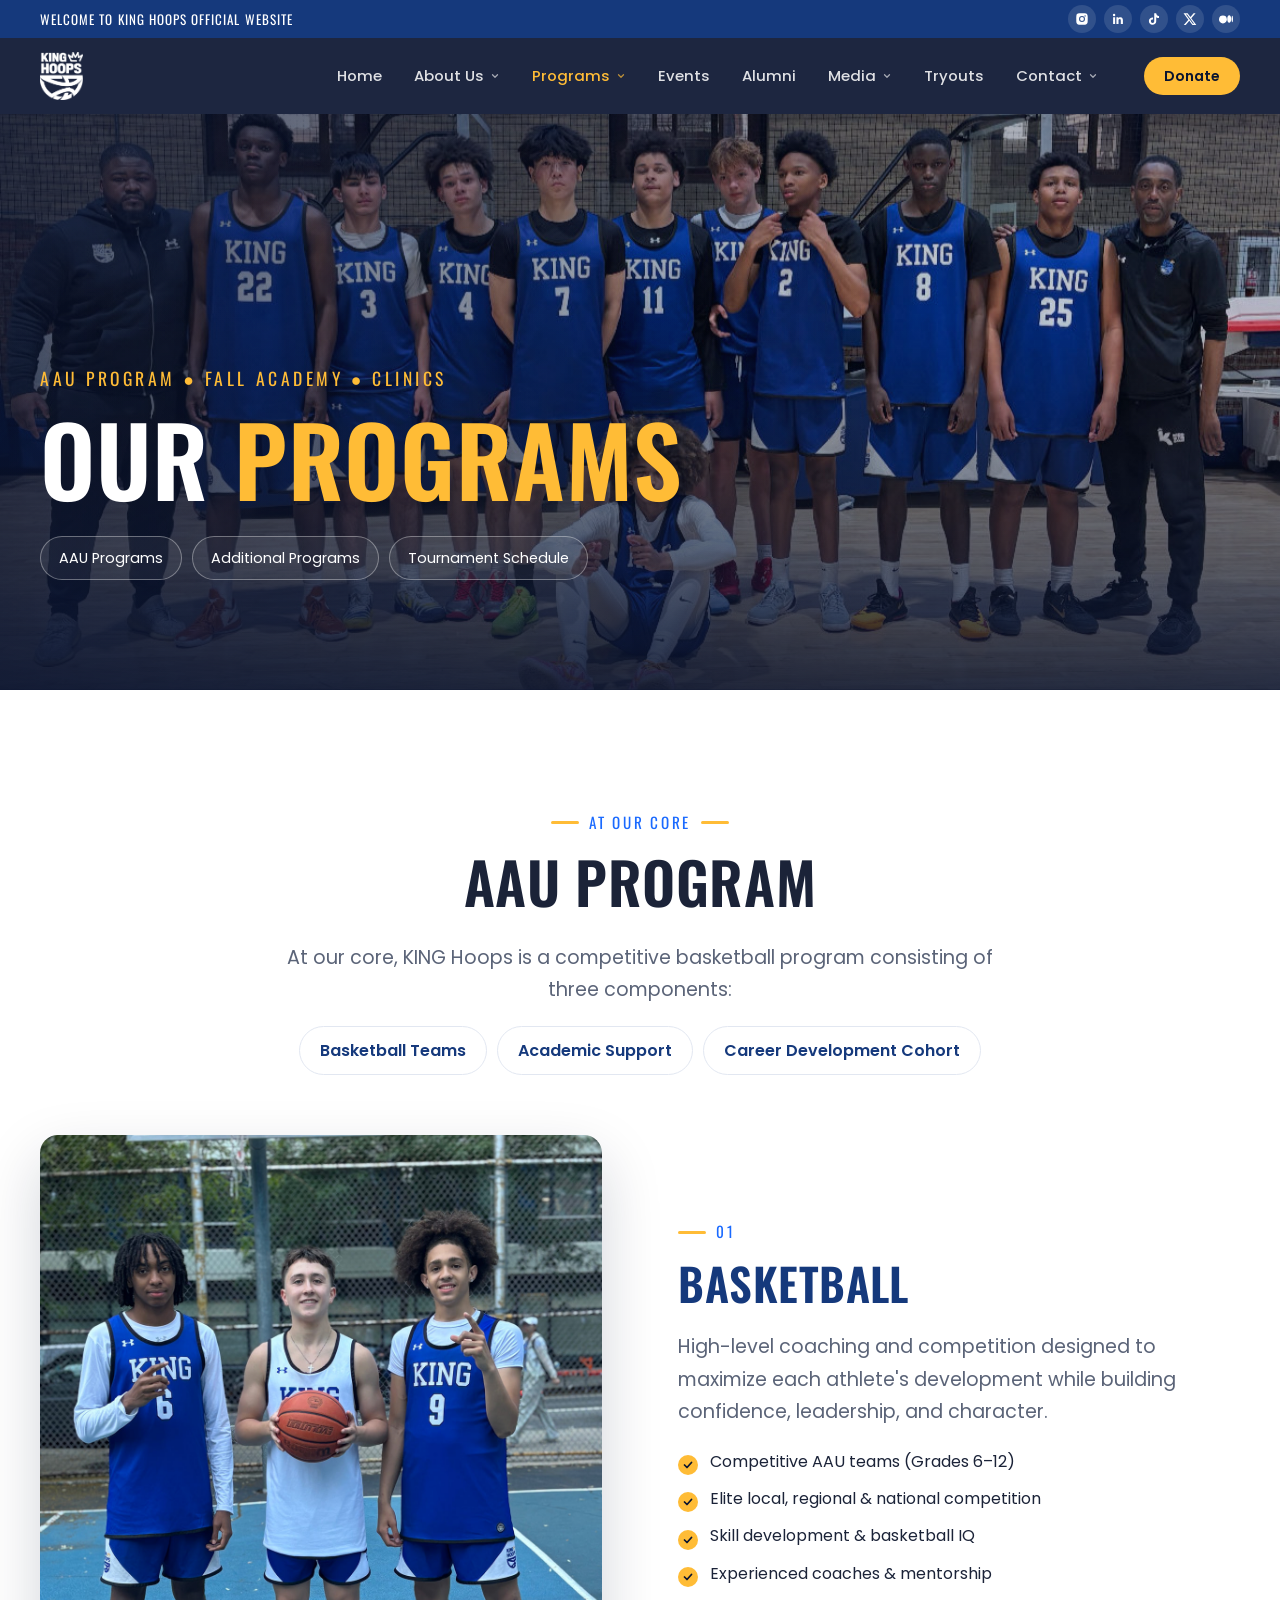
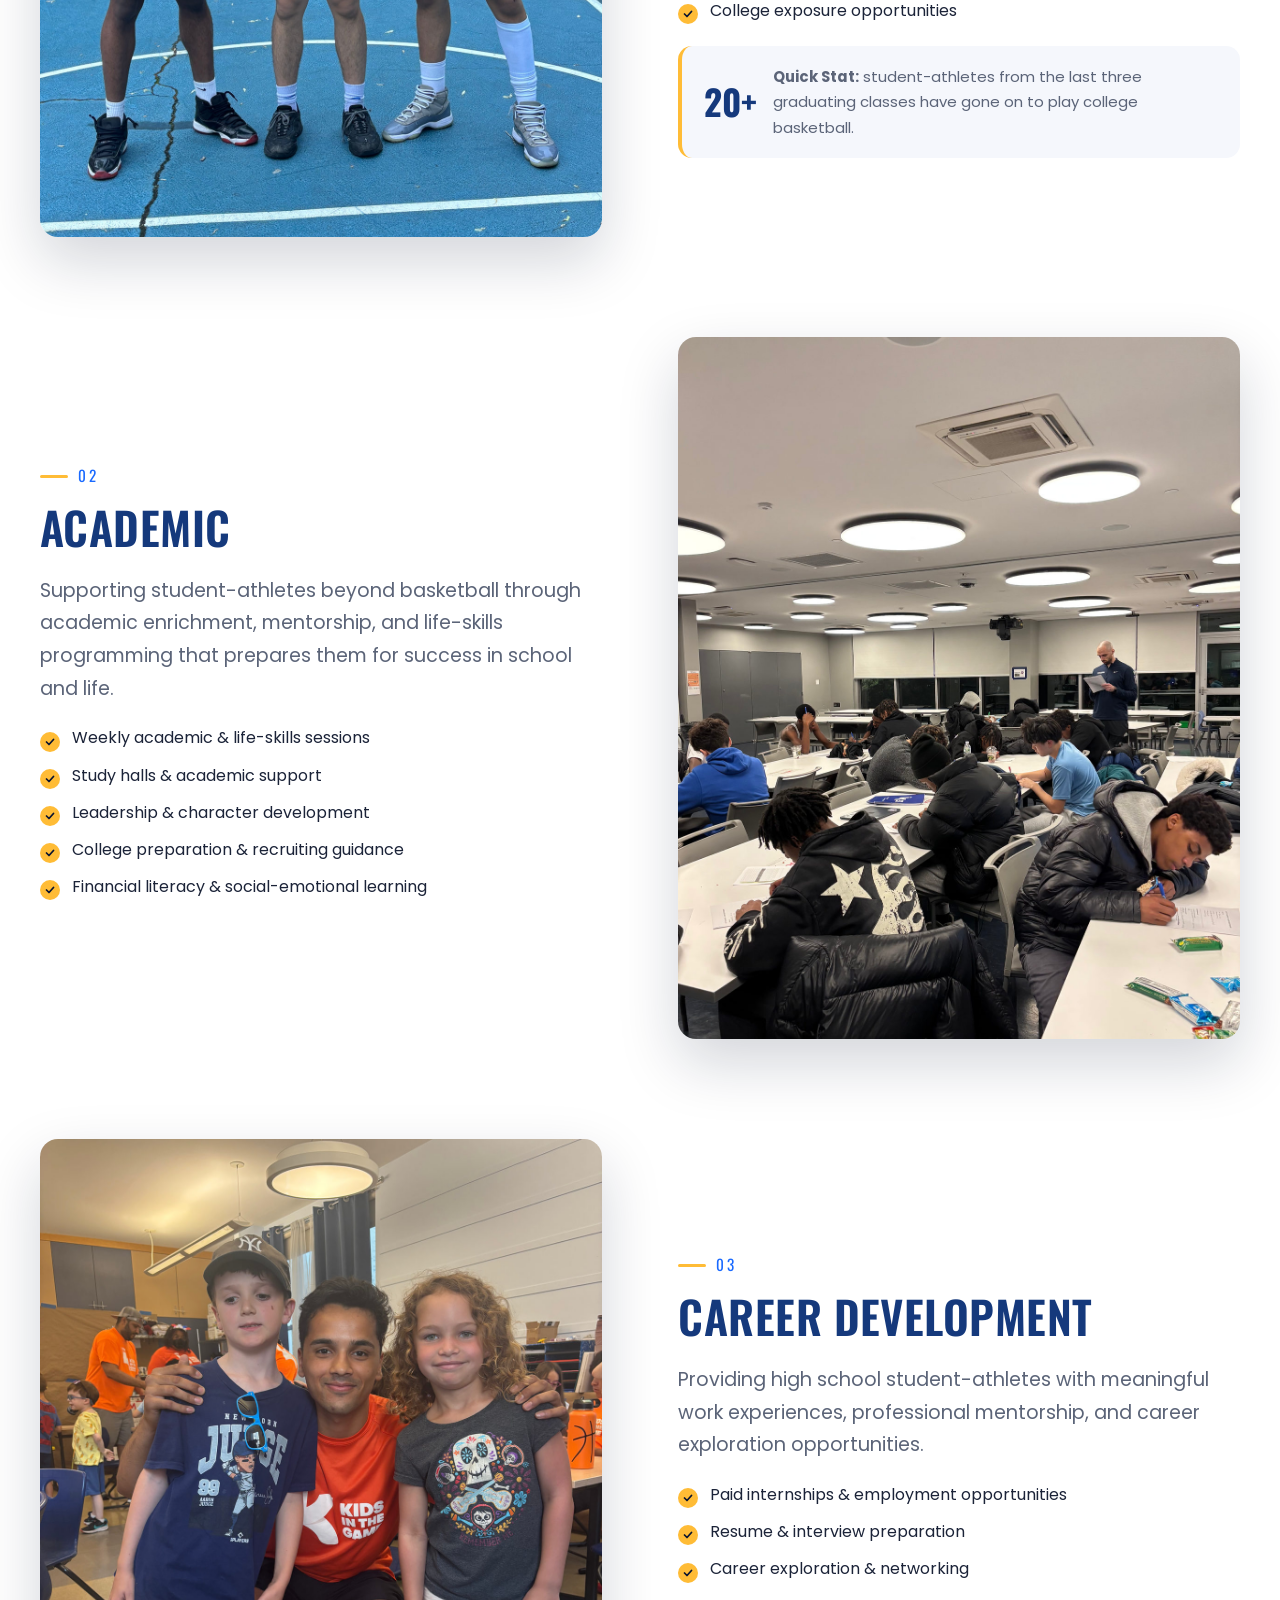
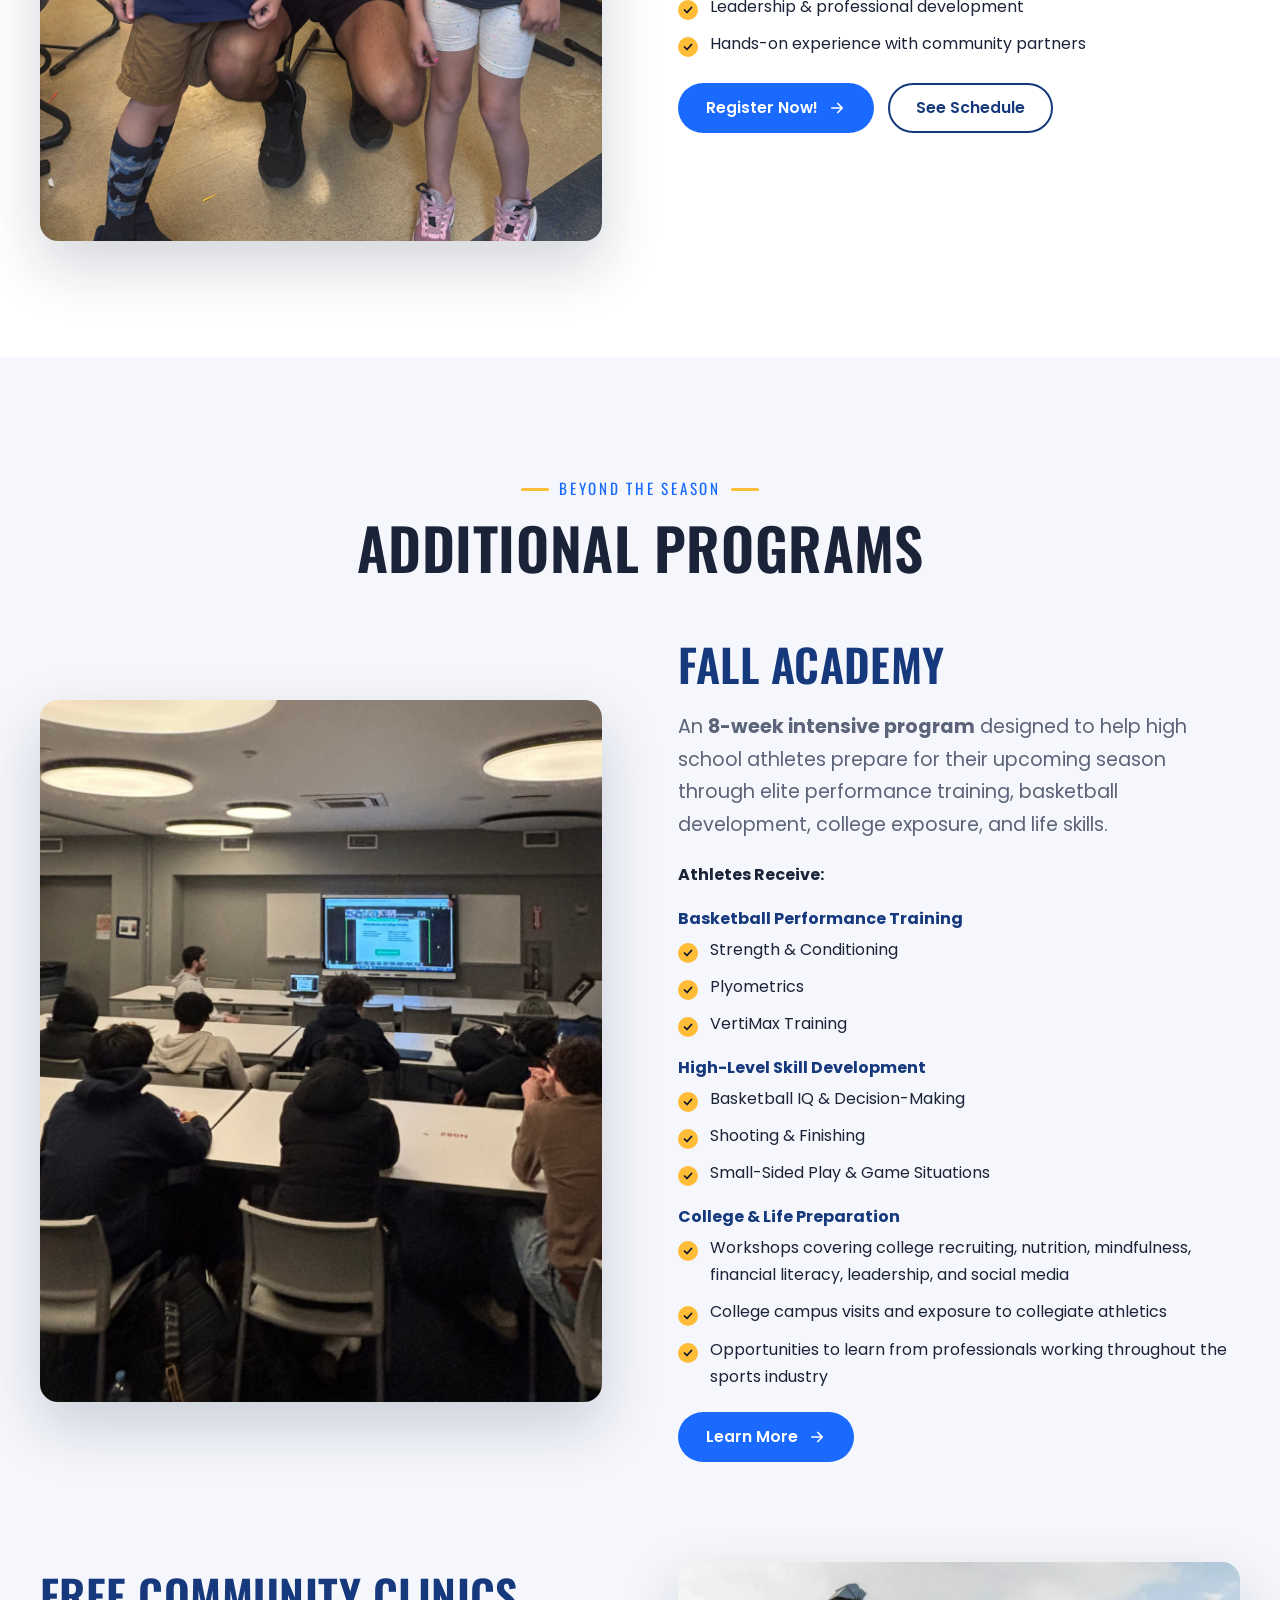
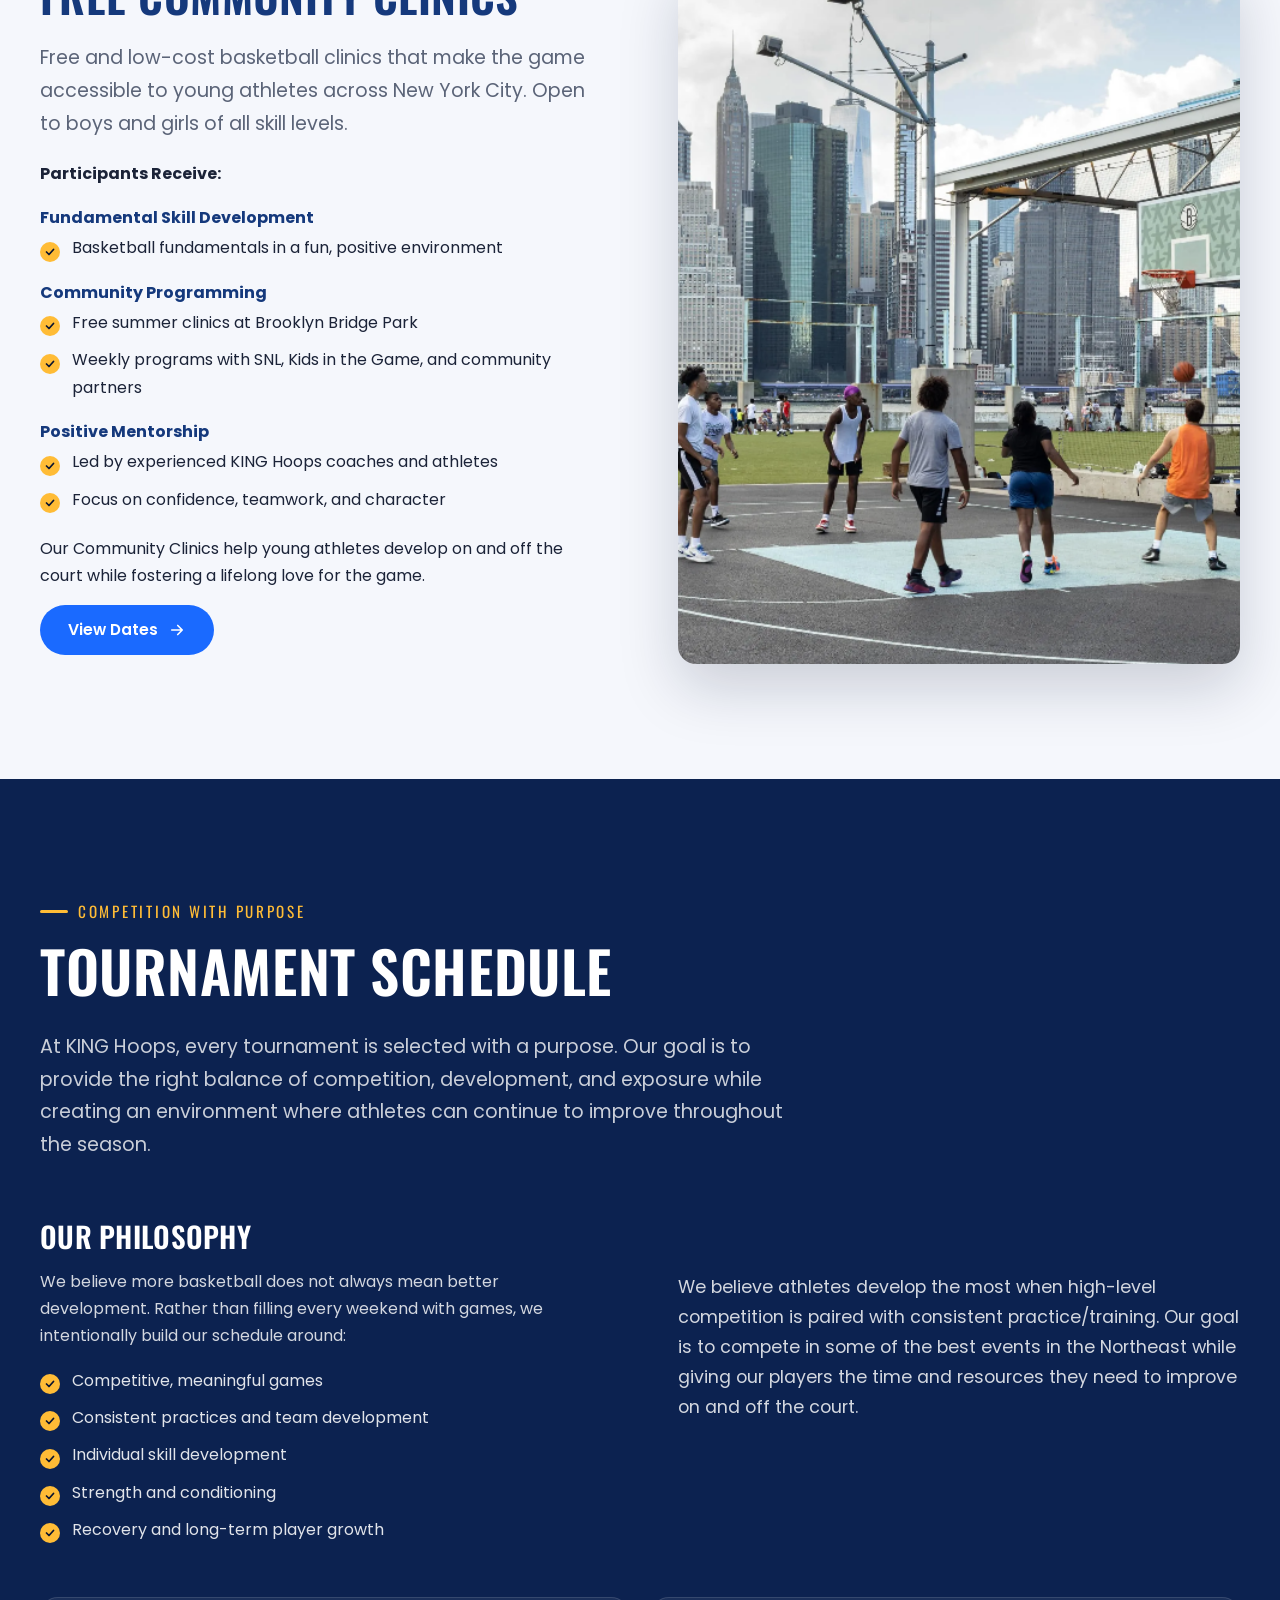
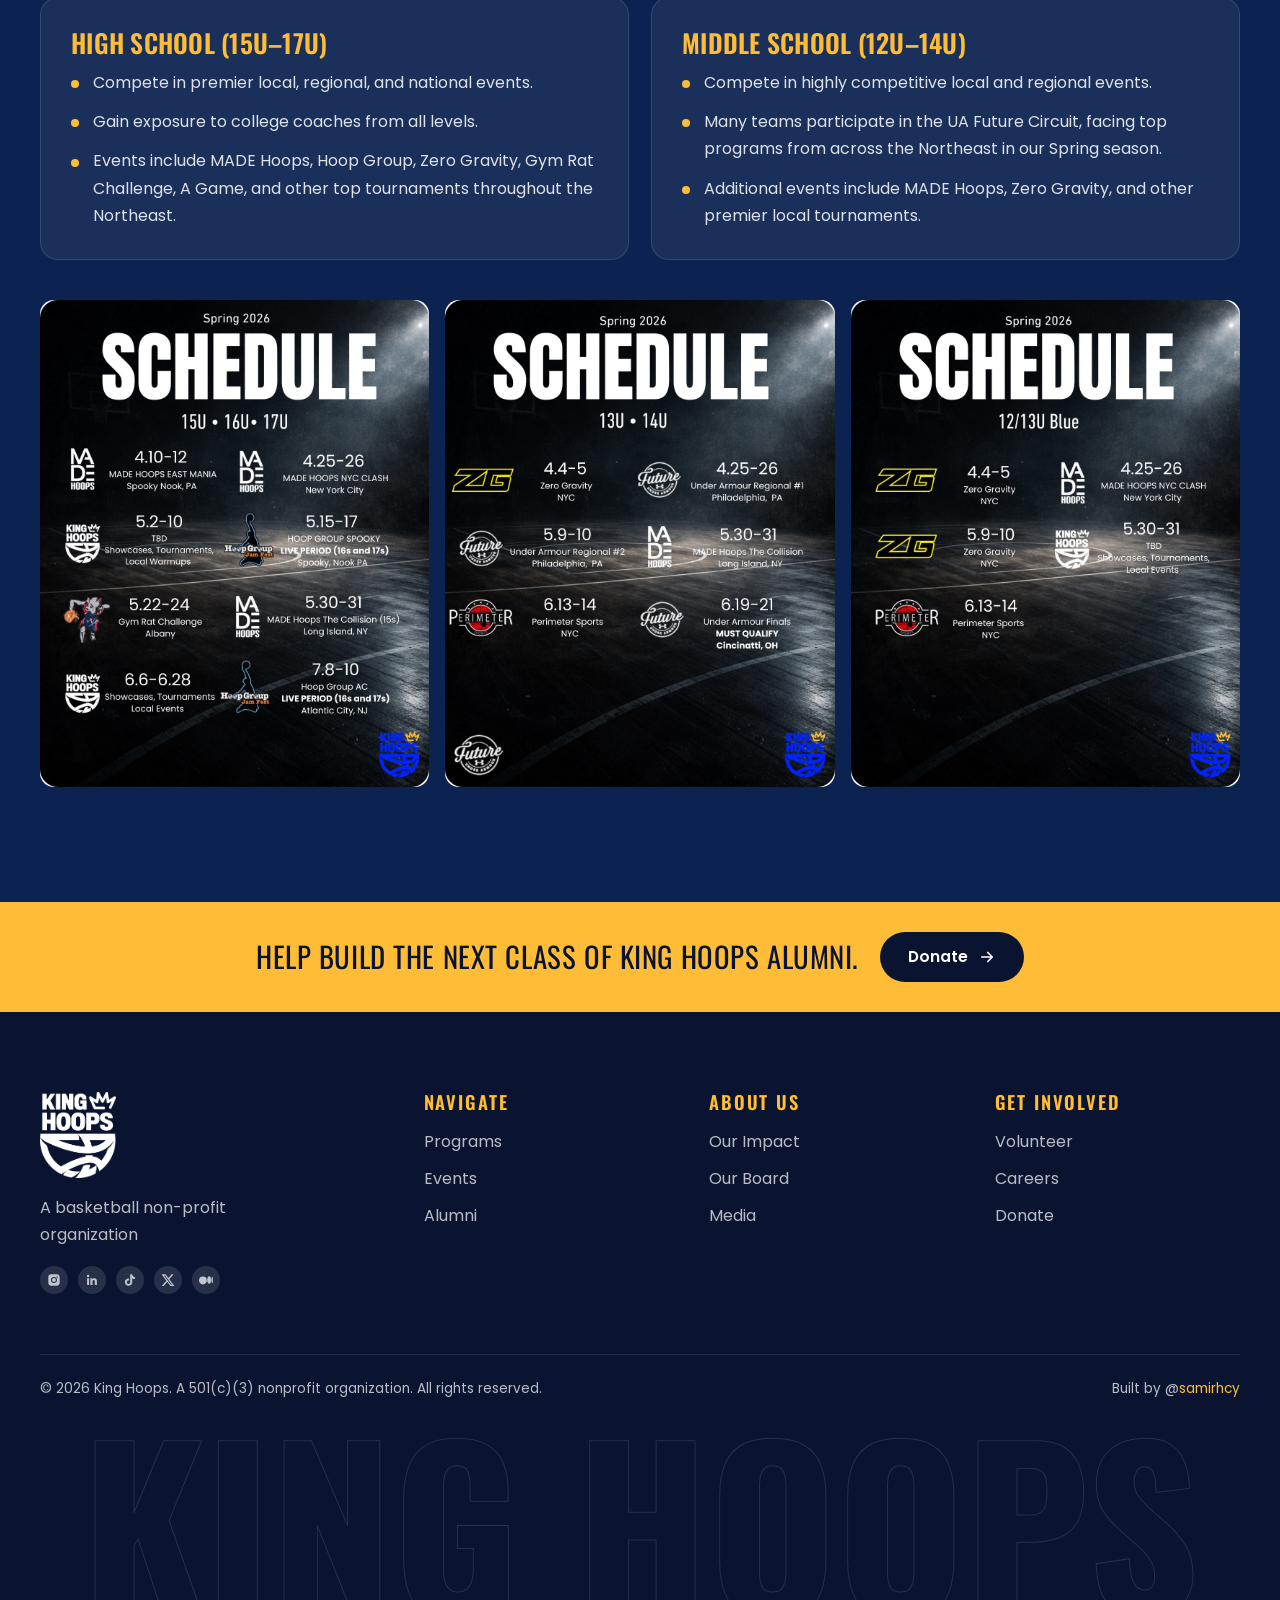
<file: programs.html>
<!DOCTYPE html>
<html lang="en" class="no-js">
<head>
<meta charset="utf-8">
<meta name="viewport" content="width=device-width, initial-scale=1">
<title>Programs | KING Hoops</title>
<meta name="description" content="AAU Program, Fall Academy and free Community Clinics from KING Hoops in New York City.">
<meta property="og:title" content="Programs | KING Hoops">
<meta property="og:description" content="AAU Program, Fall Academy and free Community Clinics from KING Hoops in New York City.">
<meta property="og:type" content="website">
<meta property="og:image" content="assets/img/b40c4b_43e169ad9888472a8d624c2b9e7cf167.png">
<meta name="theme-color" content="#0a1430">
<link rel="icon" type="image/png" href="assets/img/b40c4b_43e169ad9888472a8d624c2b9e7cf167.png">
<link rel="apple-touch-icon" href="assets/img/b40c4b_43e169ad9888472a8d624c2b9e7cf167.png">
<link rel="preconnect" href="https://fonts.googleapis.com">
<link rel="preconnect" href="https://fonts.gstatic.com" crossorigin>
<link href="https://fonts.googleapis.com/css2?family=Oswald:wght@500;600;700&family=Poppins:wght@400;500;600;700&display=swap" rel="stylesheet">
<link rel="stylesheet" href="assets/css/style.css">
</head>
<body>
<a class="skip-link" href="#main">Skip to content</a>

<div class="topbar">
  <div class="container">
    <p>Welcome to King Hoops Official Website</p>
    <ul class="social"><li><a href="https://www.instagram.com/kinghoopsny/" target="_blank" rel="noopener" aria-label="Instagram"><svg viewBox="0 0 24 24"><path d="M12 2.2c3.2 0 3.6 0 4.8.1 3.3.1 4.8 1.7 4.9 4.9.1 1.3.1 1.6.1 4.8s0 3.6-.1 4.8c-.1 3.2-1.7 4.8-4.9 4.9-1.3.1-1.6.1-4.8.1s-3.6 0-4.8-.1c-3.3-.1-4.8-1.7-4.9-4.9C2.2 15.6 2.2 15.2 2.2 12s0-3.6.1-4.8C2.4 3.9 3.9 2.4 7.2 2.3 8.4 2.2 8.8 2.2 12 2.2zm0 4.7a5.1 5.1 0 1 0 0 10.2 5.1 5.1 0 0 0 0-10.2zm0 8.4a3.3 3.3 0 1 1 0-6.6 3.3 3.3 0 0 1 0 6.6zm5.3-9.8a1.2 1.2 0 1 0 0 2.4 1.2 1.2 0 0 0 0-2.4z"/></svg></a></li><li><a href="https://www.linkedin.com/company/king-hoops-united/?viewAsMember=true" target="_blank" rel="noopener" aria-label="LinkedIn"><svg viewBox="0 0 24 24"><path d="M20.4 20.5h-3.6v-5.6c0-1.3 0-3-1.8-3s-2.1 1.4-2.1 2.9v5.7H9.3V9h3.4v1.6c.5-.9 1.6-1.8 3.4-1.8 3.6 0 4.3 2.4 4.3 5.5v6.2zM5.3 7.4a2.1 2.1 0 1 1 0-4.2 2.1 2.1 0 0 1 0 4.2zM7.1 20.5H3.6V9h3.5v11.5z"/></svg></a></li><li><a href="https://www.tiktok.com/@kinghoopsny?_t=ZP-90MGS42SOnW&amp;_r=1" target="_blank" rel="noopener" aria-label="TikTok"><svg viewBox="0 0 24 24"><path d="M19.6 6.7a4.8 4.8 0 0 1-3.8-4.2V2h-3.4v13.7a2.9 2.9 0 1 1-2-2.7V9.5a6.3 6.3 0 1 0 5.4 6.2V8.8a8.2 8.2 0 0 0 4.8 1.5V6.9l-1-.2z"/></svg></a></li><li><a href="https://x.com/kinghoopsnyc" target="_blank" rel="noopener" aria-label="X"><svg viewBox="0 0 24 24"><path d="M18.2 2.3h3.4l-7.4 8.4 8.7 11.5h-6.8l-5.3-7-6.1 7H1.3l7.9-9L.9 2.3h7l4.8 6.3 5.5-6.3zm-1.2 17.9h1.9L7 4.2H5l12 16z"/></svg></a></li><li><a href="https://joshhorwitz18.medium.com/" target="_blank" rel="noopener" aria-label="Medium"><svg viewBox="0 0 24 24"><path d="M13.5 12a6.8 6.8 0 1 1-13.5 0 6.8 6.8 0 0 1 13.5 0zm7.4 0c0 3.5-1.5 6.4-3.4 6.4s-3.4-2.9-3.4-6.4 1.5-6.4 3.4-6.4 3.4 2.9 3.4 6.4zM24 12c0 3.2-.5 5.7-1.2 5.7s-1.2-2.6-1.2-5.7.5-5.7 1.2-5.7S24 8.8 24 12z"/></svg></a></li></ul>
  </div>
</div>

<header class="header">
  <div class="container">
    <a class="brand" href="index.html" aria-label="KING Hoops home">
      <img src="assets/img/b40c4b_cbb8d89a2e5b42b6bee540deb3fe7c71.png" alt="KING Hoops logo" width="43" height="48">
    </a>
    <nav class="nav" id="site-nav" aria-label="Main"><ul><li><a class="nav-link" href="index.html">Home</a></li><li><a class="nav-link" href="about.html">About Us<svg class="chev" viewBox="0 0 24 24" fill="none" stroke="currentColor" stroke-width="3" stroke-linecap="round" stroke-linejoin="round" aria-hidden="true"><path d="M6 9l6 6 6-6"/></svg></a><ul class="dropdown"><li><a href="about.html#story">Our Story</a></li><li><a href="about.html#history">Our History</a></li><li><a href="about.html#impact">Our Impact</a></li><li><a href="about.html#team">Our Team</a></li><li><a href="about.html#get-involved">Get Involved</a></li></ul></li><li><a class="nav-link" href="programs.html" aria-current="page">Programs<svg class="chev" viewBox="0 0 24 24" fill="none" stroke="currentColor" stroke-width="3" stroke-linecap="round" stroke-linejoin="round" aria-hidden="true"><path d="M6 9l6 6 6-6"/></svg></a><ul class="dropdown"><li><a href="programs.html#aau">AAU Programs</a></li><li><a href="programs.html#additional">Additional Programs</a></li><li><a href="programs.html#schedule">Tournament Schedule</a></li></ul></li><li><a class="nav-link" href="events.html">Events</a></li><li><a class="nav-link" href="alumni.html">Alumni</a></li><li><a class="nav-link" href="media.html">Media<svg class="chev" viewBox="0 0 24 24" fill="none" stroke="currentColor" stroke-width="3" stroke-linecap="round" stroke-linejoin="round" aria-hidden="true"><path d="M6 9l6 6 6-6"/></svg></a><ul class="dropdown"><li><a href="media.html#on-screen">On Screen</a></li><li><a href="media.html#gallery">Gallery</a></li><li><a href="media.html#blog">Blog</a></li></ul></li><li><a class="nav-link" href="tryouts.html">Tryouts</a></li><li><a class="nav-link" href="contact.html">Contact<svg class="chev" viewBox="0 0 24 24" fill="none" stroke="currentColor" stroke-width="3" stroke-linecap="round" stroke-linejoin="round" aria-hidden="true"><path d="M6 9l6 6 6-6"/></svg></a><ul class="dropdown"><li><a href="contact.html#faq">FAQs</a></li></ul></li><li class="mobile-donate"><a class="btn btn--gold" href="donate.html">Donate</a></li></ul></nav>
    <a class="btn btn--gold btn--sm desktop-only" href="donate.html">Donate</a>
    <button class="menu-toggle" aria-label="Menu" aria-expanded="false" aria-controls="site-nav"><span></span></button>
  </div>
</header>
<div class="scrim"></div>

<main id="main">

<section class="hero hero--short">
  <div class="hero__media"><img src="assets/img/b40c4b_b29e5cff3f7343f29ac999a1a50e6901.jpg" alt=""></div>
  <div class="container hero__anim">
    <span class="hero__tag">AAU Program &#9679; Fall Academy &#9679; Clinics</span>
    <h1>Our <span class="accent">Programs</span></h1>
    <nav class="page-links" aria-label="On this page"><a href="#aau">AAU Programs</a><a href="#additional">Additional Programs</a><a href="#schedule">Tournament Schedule</a></nav>
  </div>
</section>

<section class="section" id="aau">
  <div class="container">
    <div class="section-head center reveal">
      <span class="eyebrow">At our core</span>
      <h2 class="title">AAU Program</h2>
      <p class="lead">At our core, KING Hoops is a competitive basketball program consisting of three components:</p>
      <div class="component-pills"><span>Basketball Teams</span><span>Academic Support</span><span>Career Development Cohort</span></div>
    </div>

    <div class="program-block split">
      <div class="reveal"><div class="media-frame"><img src="assets/img/b40c4b_311145679ef4441f96ba7de02a094bf5.jpg" alt="AAU Program Students" loading="lazy"></div></div>
      <div class="reveal">
        <span class="eyebrow">01</span>
        <h3>Basketball</h3>
        <p class="lead">High-level coaching and competition designed to maximize each athlete's development while building confidence, leadership, and character.</p>
        <ul class="checklist"><li>Competitive AAU teams (Grades 6&ndash;12)</li><li>Elite local, regional &amp; national competition</li><li>Skill development &amp; basketball IQ</li><li>Experienced coaches &amp; mentorship</li><li>College exposure opportunities</li></ul>
        <div class="quick-stat"><strong>20+</strong><p><b>Quick Stat:</b> student-athletes from the last three graduating classes have gone on to play college basketball.</p></div>
      </div>
    </div>

    <div class="program-block split split--rev">
      <div class="reveal"><div class="media-frame"><img src="assets/img/b40c4b_45b4abd477d848ba99db0b9021cb8b38.jpg" alt="Academic Program" loading="lazy"></div></div>
      <div class="reveal">
        <span class="eyebrow">02</span>
        <h3>Academic</h3>
        <p class="lead">Supporting student-athletes beyond basketball through academic enrichment, mentorship, and life-skills programming that prepares them for success in school and life.</p>
        <ul class="checklist"><li>Weekly academic &amp; life-skills sessions</li><li>Study halls &amp; academic support</li><li>Leadership &amp; character development</li><li>College preparation &amp; recruiting guidance</li><li>Financial literacy &amp; social-emotional learning</li></ul>
      </div>
    </div>

    <div class="program-block split">
      <div class="reveal"><div class="media-frame"><img src="assets/img/b40c4b_9ee48cd379ea46059a7f6cd29fb61ec6.jpg" alt="Career Development" loading="lazy"></div></div>
      <div class="reveal">
        <span class="eyebrow">03</span>
        <h3>Career Development</h3>
        <p class="lead">Providing high school student-athletes with meaningful work experiences, professional mentorship, and career exploration opportunities.</p>
        <ul class="checklist"><li>Paid internships &amp; employment opportunities</li><li>Resume &amp; interview preparation</li><li>Career exploration &amp; networking</li><li>Leadership &amp; professional development</li><li>Hands-on experience with community partners</li></ul>
        <div class="btn-row" style="margin-top:26px"><a class="btn" href="tryouts.html">Register Now! <svg viewBox="0 0 24 24" fill="none" stroke="currentColor" stroke-width="2.2" stroke-linecap="round" stroke-linejoin="round" aria-hidden="true"><path d="M5 12h14M13 6l6 6-6 6"/></svg></a><a class="btn btn--outline" href="#schedule">See Schedule</a></div>
      </div>
    </div>
  </div>
</section>

<section class="section section--paper" id="additional">
  <div class="container">
    <div class="section-head center reveal">
      <span class="eyebrow">Beyond the season</span>
      <h2 class="title">Additional Programs</h2>
    </div>

    <div class="program-block split" id="fall-academy">
      <div class="reveal"><div class="media-frame"><img src="assets/img/b40c4b_b2f8ac0d72fc470f80296e707345d58f.jpg" alt="Fall Academy" loading="lazy"></div></div>
      <div class="reveal">
        <h3>Fall Academy</h3>
        <p class="lead">An <strong>8-week intensive program</strong> designed to help high school athletes prepare for their upcoming season through elite performance training, basketball development, college exposure, and life skills.</p>
        <p><strong>Athletes Receive:</strong></p>
        <div class="feature-list">
          <div><h5>Basketball Performance Training</h5><ul class="checklist" style="margin:0"><li>Strength &amp; Conditioning</li><li>Plyometrics</li><li>VertiMax Training</li></ul></div>
          <div><h5>High-Level Skill Development</h5><ul class="checklist" style="margin:0"><li>Basketball IQ &amp; Decision-Making</li><li>Shooting &amp; Finishing</li><li>Small-Sided Play &amp; Game Situations</li></ul></div>
          <div><h5>College &amp; Life Preparation</h5><ul class="checklist" style="margin:0"><li>Workshops covering college recruiting, nutrition, mindfulness, financial literacy, leadership, and social media</li><li>College campus visits and exposure to collegiate athletics</li><li>Opportunities to learn from professionals working throughout the sports industry</li></ul></div>
        </div>
        <a class="btn" href="mailto:josh@kinghoops.org?subject=Interested%20in%20learning%20more%20about%20the%20Fall%20Program">Learn More <svg viewBox="0 0 24 24" fill="none" stroke="currentColor" stroke-width="2.2" stroke-linecap="round" stroke-linejoin="round" aria-hidden="true"><path d="M5 12h14M13 6l6 6-6 6"/></svg></a>
      </div>
    </div>

    <div class="program-block split split--rev" id="clinics">
      <div class="reveal"><div class="media-frame"><img src="assets/img/b40c4b_b29c825f5b364e1fb85cafd63d28a594.png" alt="Clinics" loading="lazy"></div></div>
      <div class="reveal">
        <h3>Free Community Clinics</h3>
        <p class="lead">Free and low-cost basketball clinics that make the game accessible to young athletes across New York City. Open to boys and girls of all skill levels.</p>
        <p><strong>Participants Receive:</strong></p>
        <div class="feature-list">
          <div><h5>Fundamental Skill Development</h5><ul class="checklist" style="margin:0"><li>Basketball fundamentals in a fun, positive environment</li></ul></div>
          <div><h5>Community Programming</h5><ul class="checklist" style="margin:0"><li>Free summer clinics at Brooklyn Bridge Park</li><li>Weekly programs with SNL, Kids in the Game, and community partners</li></ul></div>
          <div><h5>Positive Mentorship</h5><ul class="checklist" style="margin:0"><li>Led by experienced KING Hoops coaches and athletes</li><li>Focus on confidence, teamwork, and character</li></ul></div>
        </div>
        <p>Our Community Clinics help young athletes develop on and off the court while fostering a lifelong love for the game.</p>
        <a class="btn" href="https://brooklynbridgepark.org/events/?keyword=youth%20basketball" target="_blank" rel="noopener">View Dates <svg viewBox="0 0 24 24" fill="none" stroke="currentColor" stroke-width="2.2" stroke-linecap="round" stroke-linejoin="round" aria-hidden="true"><path d="M5 12h14M13 6l6 6-6 6"/></svg></a>
      </div>
    </div>
  </div>
</section>

<section class="section section--navy" id="schedule">
  <div class="container">
    <div class="section-head reveal">
      <span class="eyebrow">Competition With Purpose</span>
      <h2 class="title">Tournament Schedule</h2>
      <p class="lead">At KING Hoops, every tournament is selected with a purpose. Our goal is to provide the right balance of competition, development, and exposure while creating an environment where athletes can continue to improve throughout the season.</p>
    </div>
    <div class="split" style="align-items:start">
      <div class="reveal">
        <h3 style="font-size:1.8rem;text-transform:uppercase">Our Philosophy</h3>
        <p style="color:rgba(255,255,255,.82)">We believe more basketball does not always mean better development. Rather than filling every weekend with games, we intentionally build our schedule around:</p>
        <ul class="checklist"><li>Competitive, meaningful games</li><li>Consistent practices and team development</li><li>Individual skill development</li><li>Strength and conditioning</li><li>Recovery and long-term player growth</li></ul>
      </div>
      <div class="reveal">
        <p style="color:rgba(255,255,255,.82);font-size:1.1rem;margin-top:52px">We believe athletes develop the most when high-level competition is paired with consistent practice/training. Our goal is to compete in some of the best events in the Northeast while giving our players the time and resources they need to improve on and off the court.</p>
      </div>
    </div>
    <div class="philosophy reveal-stagger">
      <div class="level"><h4>High School (15U&ndash;17U)</h4><ul><li>Compete in premier local, regional, and national events.</li><li>Gain exposure to college coaches from all levels.</li><li>Events include MADE Hoops, Hoop Group, Zero Gravity, Gym Rat Challenge, A Game, and other top tournaments throughout the Northeast.</li></ul></div>
      <div class="level"><h4>Middle School (12U&ndash;14U)</h4><ul><li>Compete in highly competitive local and regional events.</li><li>Many teams participate in the UA Future Circuit, facing top programs from across the Northeast in our Spring season.</li><li>Additional events include MADE Hoops, Zero Gravity, and other premier local tournaments.</li></ul></div>
    </div>
    <div class="tourney-photos reveal-stagger">
      <button class="g-item" data-lightbox data-group="tourney"><img src="assets/img/b40c4b_d29050ea910540c9b5a5aeef1eadb5cd.jpg" alt="Tournament photo" loading="lazy"></button>
      <button class="g-item" data-lightbox data-group="tourney"><img src="assets/img/b40c4b_f9b7d60450da471b8356c3b0708defad.jpg" alt="Tournament photo" loading="lazy"></button>
      <button class="g-item" data-lightbox data-group="tourney"><img src="assets/img/b40c4b_0c892b93f600483cab8cd1c44224b122.jpg" alt="Tournament photo" loading="lazy"></button>
    </div>
  </div>
</section>

</main>

<section class="cta-band">
  <div class="container">
    <p>Help build the next class of King Hoops alumni.</p>
    <a class="btn btn--dark" href="donate.html">Donate <svg viewBox="0 0 24 24" fill="none" stroke="currentColor" stroke-width="2.2" stroke-linecap="round" stroke-linejoin="round" aria-hidden="true"><path d="M5 12h14M13 6l6 6-6 6"/></svg></a>
  </div>
</section>
<footer class="footer">
  <div class="container">
    <div class="footer__grid">
      <div class="footer__brand">
        <img src="assets/img/b40c4b_cbb8d89a2e5b42b6bee540deb3fe7c71.png" alt="KING Hoops logo" width="77" height="86" loading="lazy">
        <p>A basketball non-profit organization</p>
        <ul class="social"><li><a href="https://www.instagram.com/kinghoopsny/" target="_blank" rel="noopener" aria-label="Instagram"><svg viewBox="0 0 24 24"><path d="M12 2.2c3.2 0 3.6 0 4.8.1 3.3.1 4.8 1.7 4.9 4.9.1 1.3.1 1.6.1 4.8s0 3.6-.1 4.8c-.1 3.2-1.7 4.8-4.9 4.9-1.3.1-1.6.1-4.8.1s-3.6 0-4.8-.1c-3.3-.1-4.8-1.7-4.9-4.9C2.2 15.6 2.2 15.2 2.2 12s0-3.6.1-4.8C2.4 3.9 3.9 2.4 7.2 2.3 8.4 2.2 8.8 2.2 12 2.2zm0 4.7a5.1 5.1 0 1 0 0 10.2 5.1 5.1 0 0 0 0-10.2zm0 8.4a3.3 3.3 0 1 1 0-6.6 3.3 3.3 0 0 1 0 6.6zm5.3-9.8a1.2 1.2 0 1 0 0 2.4 1.2 1.2 0 0 0 0-2.4z"/></svg></a></li><li><a href="https://www.linkedin.com/company/king-hoops-united/?viewAsMember=true" target="_blank" rel="noopener" aria-label="LinkedIn"><svg viewBox="0 0 24 24"><path d="M20.4 20.5h-3.6v-5.6c0-1.3 0-3-1.8-3s-2.1 1.4-2.1 2.9v5.7H9.3V9h3.4v1.6c.5-.9 1.6-1.8 3.4-1.8 3.6 0 4.3 2.4 4.3 5.5v6.2zM5.3 7.4a2.1 2.1 0 1 1 0-4.2 2.1 2.1 0 0 1 0 4.2zM7.1 20.5H3.6V9h3.5v11.5z"/></svg></a></li><li><a href="https://www.tiktok.com/@kinghoopsny?_t=ZP-90MGS42SOnW&amp;_r=1" target="_blank" rel="noopener" aria-label="TikTok"><svg viewBox="0 0 24 24"><path d="M19.6 6.7a4.8 4.8 0 0 1-3.8-4.2V2h-3.4v13.7a2.9 2.9 0 1 1-2-2.7V9.5a6.3 6.3 0 1 0 5.4 6.2V8.8a8.2 8.2 0 0 0 4.8 1.5V6.9l-1-.2z"/></svg></a></li><li><a href="https://x.com/kinghoopsnyc" target="_blank" rel="noopener" aria-label="X"><svg viewBox="0 0 24 24"><path d="M18.2 2.3h3.4l-7.4 8.4 8.7 11.5h-6.8l-5.3-7-6.1 7H1.3l7.9-9L.9 2.3h7l4.8 6.3 5.5-6.3zm-1.2 17.9h1.9L7 4.2H5l12 16z"/></svg></a></li><li><a href="https://joshhorwitz18.medium.com/" target="_blank" rel="noopener" aria-label="Medium"><svg viewBox="0 0 24 24"><path d="M13.5 12a6.8 6.8 0 1 1-13.5 0 6.8 6.8 0 0 1 13.5 0zm7.4 0c0 3.5-1.5 6.4-3.4 6.4s-3.4-2.9-3.4-6.4 1.5-6.4 3.4-6.4 3.4 2.9 3.4 6.4zM24 12c0 3.2-.5 5.7-1.2 5.7s-1.2-2.6-1.2-5.7.5-5.7 1.2-5.7S24 8.8 24 12z"/></svg></a></li></ul>
      </div>
      <div>
        <h4>Navigate</h4>
        <ul><li><a href="programs.html">Programs</a></li><li><a href="events.html">Events</a></li><li><a href="alumni.html">Alumni</a></li></ul>
      </div>
      <div>
        <h4>About Us</h4>
        <ul><li><a href="about.html#impact">Our Impact</a></li><li><a href="about.html#team">Our Board</a></li><li><a href="media.html">Media</a></li></ul>
      </div>
      <div>
        <h4>Get Involved</h4>
        <ul><li><a href="about.html#get-involved">Volunteer</a></li><li><a href="about.html#get-involved">Careers</a></li><li><a href="donate.html">Donate</a></li></ul>
      </div>
    </div>
    <div class="footer__bottom">
      <span>&copy; <span data-year>2026</span> King Hoops. A 501(c)(3) nonprofit organization. All rights reserved.</span>
      <span>Built by @<a href="https://www.linkedin.com/in/samirhcy/" target="_blank" rel="noopener">samirhcy</a></span>
    </div>
  </div>
  <div class="footer__word" aria-hidden="true">King Hoops</div>
</footer>

<button class="to-top" aria-label="Back to top"><svg viewBox="0 0 24 24" fill="none" stroke="currentColor" stroke-width="2.5" stroke-linecap="round" stroke-linejoin="round" aria-hidden="true"><path d="M12 19V5M5 12l7-7 7 7"/></svg></button>

<div class="lightbox" role="dialog" aria-modal="true" aria-label="Media viewer">
  <button class="lb-close" aria-label="Close"><svg viewBox="0 0 24 24" fill="none" stroke="currentColor" stroke-width="2.2" stroke-linecap="round" aria-hidden="true"><path d="M6 6l12 12M18 6L6 18"/></svg></button>
  <button class="lb-prev" aria-label="Previous"><svg viewBox="0 0 24 24" fill="none" stroke="currentColor" stroke-width="2.2" stroke-linecap="round" stroke-linejoin="round" aria-hidden="true"><path d="M15 18l-6-6 6-6"/></svg></button>
  <div class="lightbox__stage"></div>
  <button class="lb-next" aria-label="Next"><svg viewBox="0 0 24 24" fill="none" stroke="currentColor" stroke-width="2.2" stroke-linecap="round" stroke-linejoin="round" aria-hidden="true"><path d="M9 18l6-6-6-6"/></svg></button>
  <div class="lb-count"></div>
</div>

<script src="assets/js/main.js" defer></script>
</body>
</html>
</file>
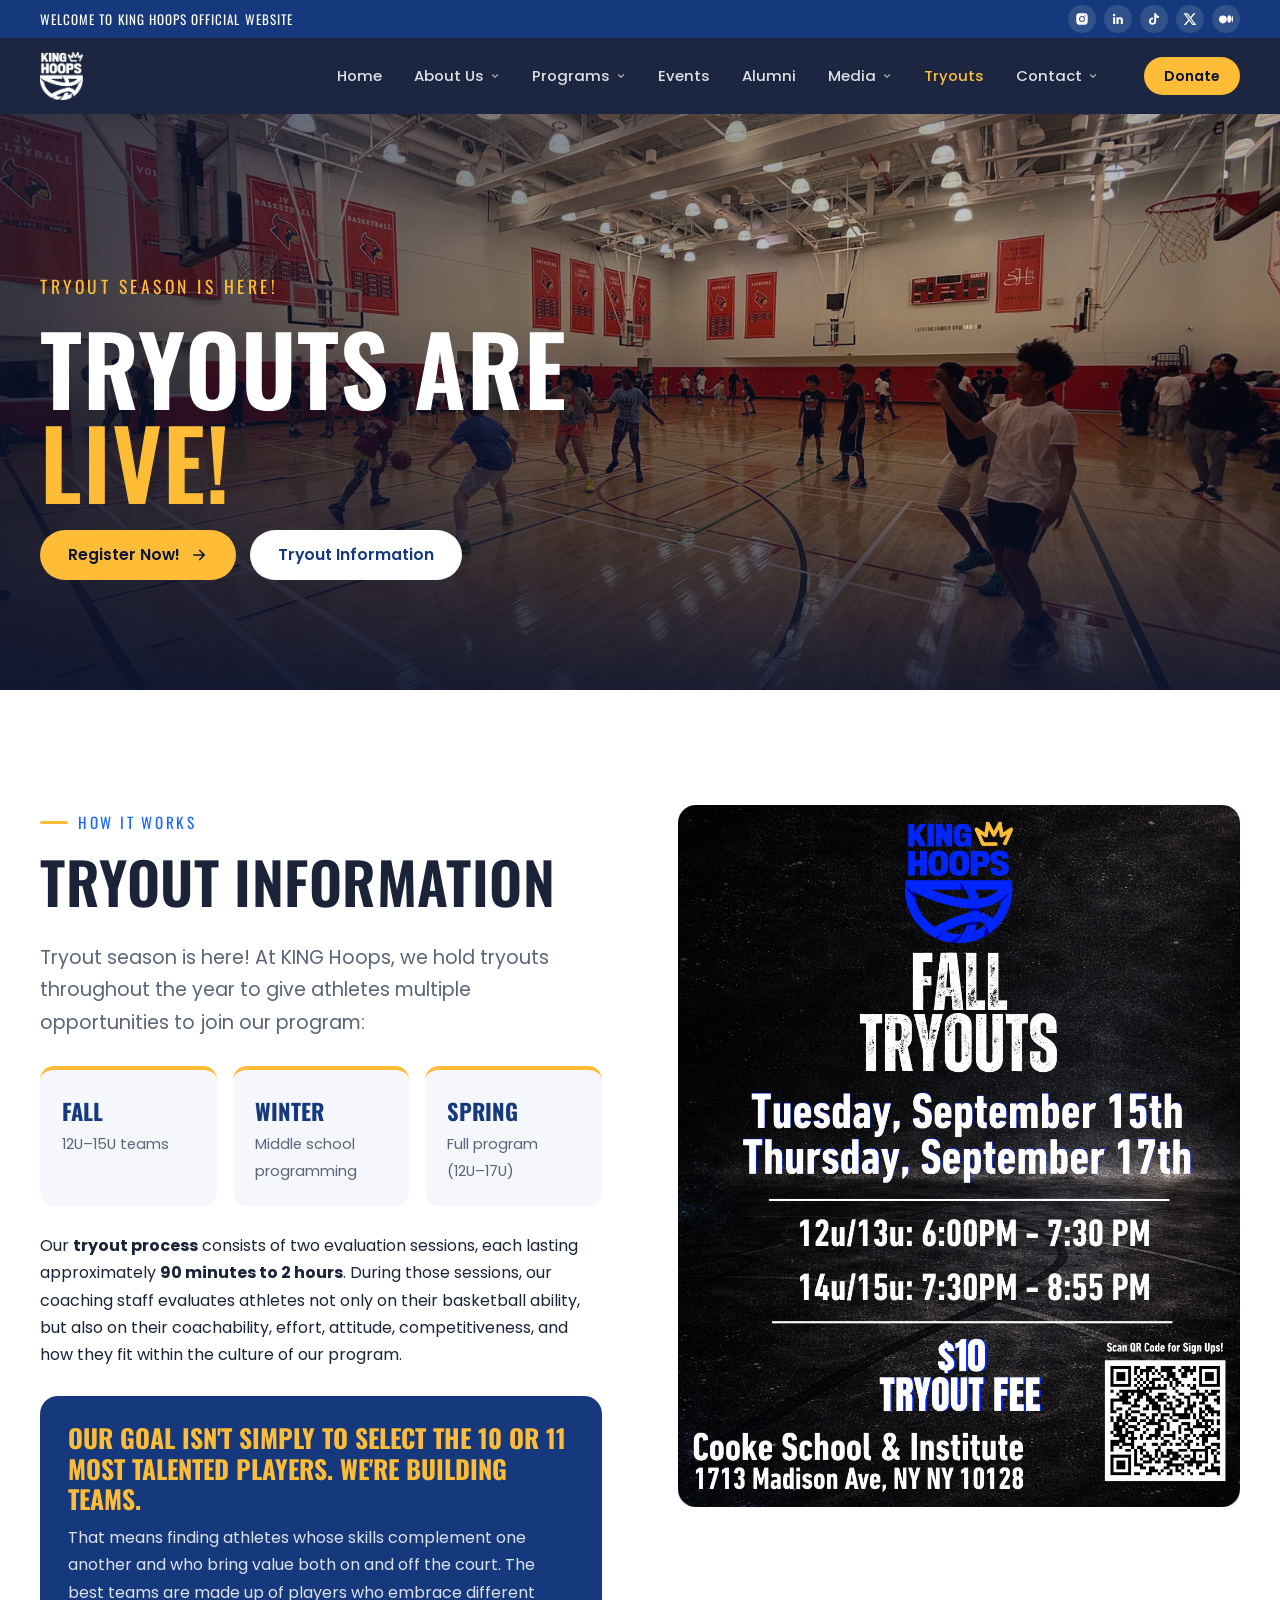
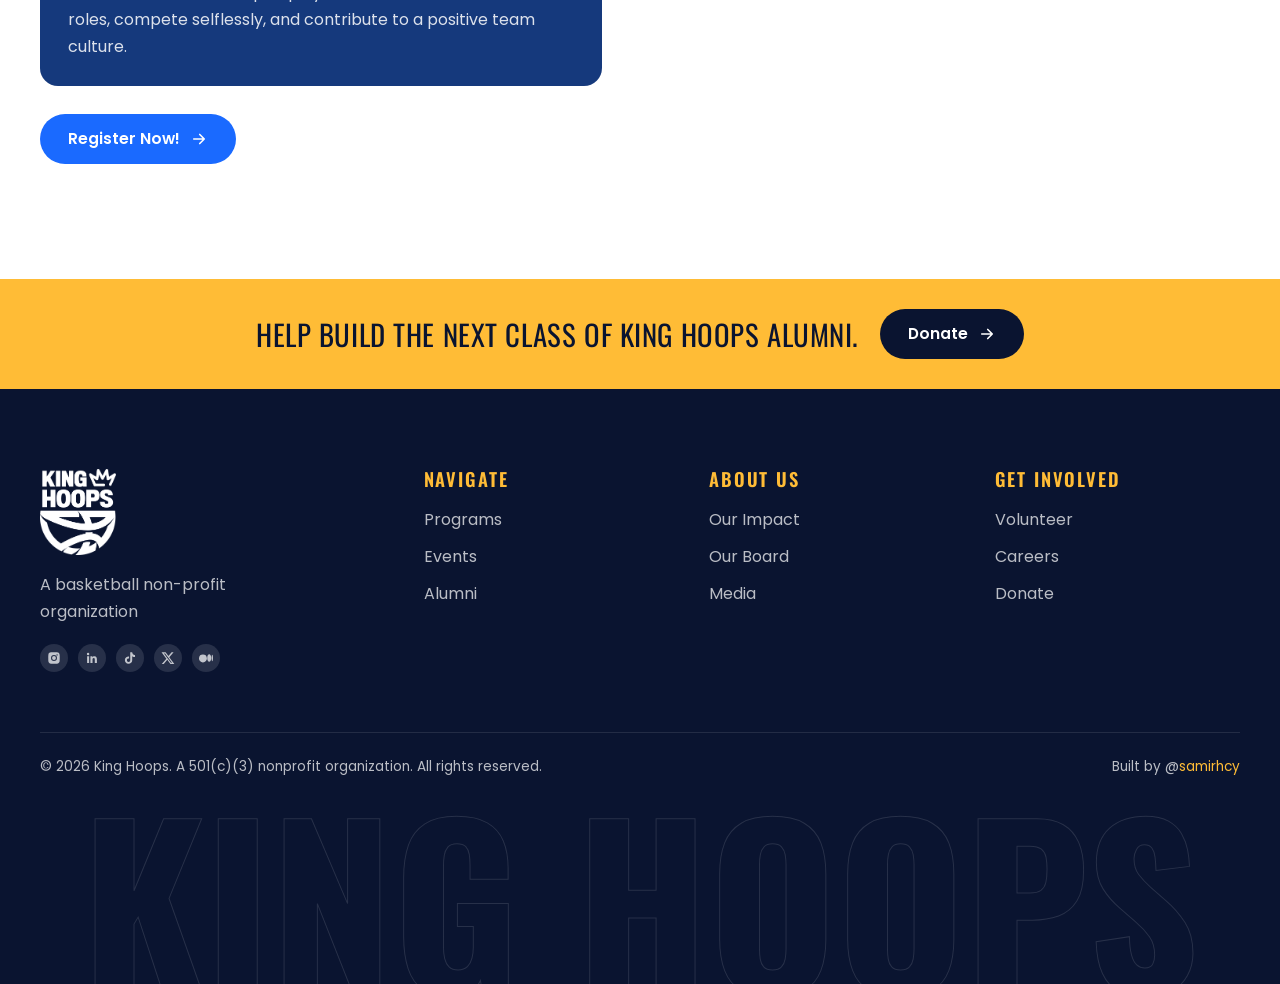
<file: tryouts.html>
<!DOCTYPE html>
<html lang="en" class="no-js">
<head>
<meta charset="utf-8">
<meta name="viewport" content="width=device-width, initial-scale=1">
<title>Tryouts | KING Hoops</title>
<meta name="description" content="KING Hoops tryouts are live. Register for the 2026 Fall tryouts.">
<meta property="og:title" content="Tryouts | KING Hoops">
<meta property="og:description" content="KING Hoops tryouts are live. Register for the 2026 Fall tryouts.">
<meta property="og:type" content="website">
<meta property="og:image" content="assets/img/b40c4b_43e169ad9888472a8d624c2b9e7cf167.png">
<meta name="theme-color" content="#0a1430">
<link rel="icon" type="image/png" href="assets/img/b40c4b_43e169ad9888472a8d624c2b9e7cf167.png">
<link rel="apple-touch-icon" href="assets/img/b40c4b_43e169ad9888472a8d624c2b9e7cf167.png">
<link rel="preconnect" href="https://fonts.googleapis.com">
<link rel="preconnect" href="https://fonts.gstatic.com" crossorigin>
<link href="https://fonts.googleapis.com/css2?family=Oswald:wght@500;600;700&family=Poppins:wght@400;500;600;700&display=swap" rel="stylesheet">
<link rel="stylesheet" href="assets/css/style.css">
</head>
<body>
<a class="skip-link" href="#main">Skip to content</a>

<div class="topbar">
  <div class="container">
    <p>Welcome to King Hoops Official Website</p>
    <ul class="social"><li><a href="https://www.instagram.com/kinghoopsny/" target="_blank" rel="noopener" aria-label="Instagram"><svg viewBox="0 0 24 24"><path d="M12 2.2c3.2 0 3.6 0 4.8.1 3.3.1 4.8 1.7 4.9 4.9.1 1.3.1 1.6.1 4.8s0 3.6-.1 4.8c-.1 3.2-1.7 4.8-4.9 4.9-1.3.1-1.6.1-4.8.1s-3.6 0-4.8-.1c-3.3-.1-4.8-1.7-4.9-4.9C2.2 15.6 2.2 15.2 2.2 12s0-3.6.1-4.8C2.4 3.9 3.9 2.4 7.2 2.3 8.4 2.2 8.8 2.2 12 2.2zm0 4.7a5.1 5.1 0 1 0 0 10.2 5.1 5.1 0 0 0 0-10.2zm0 8.4a3.3 3.3 0 1 1 0-6.6 3.3 3.3 0 0 1 0 6.6zm5.3-9.8a1.2 1.2 0 1 0 0 2.4 1.2 1.2 0 0 0 0-2.4z"/></svg></a></li><li><a href="https://www.linkedin.com/company/king-hoops-united/?viewAsMember=true" target="_blank" rel="noopener" aria-label="LinkedIn"><svg viewBox="0 0 24 24"><path d="M20.4 20.5h-3.6v-5.6c0-1.3 0-3-1.8-3s-2.1 1.4-2.1 2.9v5.7H9.3V9h3.4v1.6c.5-.9 1.6-1.8 3.4-1.8 3.6 0 4.3 2.4 4.3 5.5v6.2zM5.3 7.4a2.1 2.1 0 1 1 0-4.2 2.1 2.1 0 0 1 0 4.2zM7.1 20.5H3.6V9h3.5v11.5z"/></svg></a></li><li><a href="https://www.tiktok.com/@kinghoopsny?_t=ZP-90MGS42SOnW&amp;_r=1" target="_blank" rel="noopener" aria-label="TikTok"><svg viewBox="0 0 24 24"><path d="M19.6 6.7a4.8 4.8 0 0 1-3.8-4.2V2h-3.4v13.7a2.9 2.9 0 1 1-2-2.7V9.5a6.3 6.3 0 1 0 5.4 6.2V8.8a8.2 8.2 0 0 0 4.8 1.5V6.9l-1-.2z"/></svg></a></li><li><a href="https://x.com/kinghoopsnyc" target="_blank" rel="noopener" aria-label="X"><svg viewBox="0 0 24 24"><path d="M18.2 2.3h3.4l-7.4 8.4 8.7 11.5h-6.8l-5.3-7-6.1 7H1.3l7.9-9L.9 2.3h7l4.8 6.3 5.5-6.3zm-1.2 17.9h1.9L7 4.2H5l12 16z"/></svg></a></li><li><a href="https://joshhorwitz18.medium.com/" target="_blank" rel="noopener" aria-label="Medium"><svg viewBox="0 0 24 24"><path d="M13.5 12a6.8 6.8 0 1 1-13.5 0 6.8 6.8 0 0 1 13.5 0zm7.4 0c0 3.5-1.5 6.4-3.4 6.4s-3.4-2.9-3.4-6.4 1.5-6.4 3.4-6.4 3.4 2.9 3.4 6.4zM24 12c0 3.2-.5 5.7-1.2 5.7s-1.2-2.6-1.2-5.7.5-5.7 1.2-5.7S24 8.8 24 12z"/></svg></a></li></ul>
  </div>
</div>

<header class="header">
  <div class="container">
    <a class="brand" href="index.html" aria-label="KING Hoops home">
      <img src="assets/img/b40c4b_cbb8d89a2e5b42b6bee540deb3fe7c71.png" alt="KING Hoops logo" width="43" height="48">
    </a>
    <nav class="nav" id="site-nav" aria-label="Main"><ul><li><a class="nav-link" href="index.html">Home</a></li><li><a class="nav-link" href="about.html">About Us<svg class="chev" viewBox="0 0 24 24" fill="none" stroke="currentColor" stroke-width="3" stroke-linecap="round" stroke-linejoin="round" aria-hidden="true"><path d="M6 9l6 6 6-6"/></svg></a><ul class="dropdown"><li><a href="about.html#story">Our Story</a></li><li><a href="about.html#history">Our History</a></li><li><a href="about.html#impact">Our Impact</a></li><li><a href="about.html#team">Our Team</a></li><li><a href="about.html#get-involved">Get Involved</a></li></ul></li><li><a class="nav-link" href="programs.html">Programs<svg class="chev" viewBox="0 0 24 24" fill="none" stroke="currentColor" stroke-width="3" stroke-linecap="round" stroke-linejoin="round" aria-hidden="true"><path d="M6 9l6 6 6-6"/></svg></a><ul class="dropdown"><li><a href="programs.html#aau">AAU Programs</a></li><li><a href="programs.html#additional">Additional Programs</a></li><li><a href="programs.html#schedule">Tournament Schedule</a></li></ul></li><li><a class="nav-link" href="events.html">Events</a></li><li><a class="nav-link" href="alumni.html">Alumni</a></li><li><a class="nav-link" href="media.html">Media<svg class="chev" viewBox="0 0 24 24" fill="none" stroke="currentColor" stroke-width="3" stroke-linecap="round" stroke-linejoin="round" aria-hidden="true"><path d="M6 9l6 6 6-6"/></svg></a><ul class="dropdown"><li><a href="media.html#on-screen">On Screen</a></li><li><a href="media.html#gallery">Gallery</a></li><li><a href="media.html#blog">Blog</a></li></ul></li><li><a class="nav-link" href="tryouts.html" aria-current="page">Tryouts</a></li><li><a class="nav-link" href="contact.html">Contact<svg class="chev" viewBox="0 0 24 24" fill="none" stroke="currentColor" stroke-width="3" stroke-linecap="round" stroke-linejoin="round" aria-hidden="true"><path d="M6 9l6 6 6-6"/></svg></a><ul class="dropdown"><li><a href="contact.html#faq">FAQs</a></li></ul></li><li class="mobile-donate"><a class="btn btn--gold" href="donate.html">Donate</a></li></ul></nav>
    <a class="btn btn--gold btn--sm desktop-only" href="donate.html">Donate</a>
    <button class="menu-toggle" aria-label="Menu" aria-expanded="false" aria-controls="site-nav"><span></span></button>
  </div>
</header>
<div class="scrim"></div>

<main id="main">

<section class="hero hero--short">
  <div class="hero__media"><img src="assets/img/b40c4b_d62d9e63693e40258858c341adda5f98.jpg" alt=""></div>
  <div class="container hero__anim">
    <span class="hero__tag">Tryout season is here!</span>
    <h1>Tryouts Are <span class="accent">Live!</span></h1>
    <div class="btn-row"><a class="btn btn--gold" href="https://kinghoops.leagueapps.com/classes/5108678-2026-king-hoops-fall-tryouts" target="_blank" rel="noopener">Register Now! <svg viewBox="0 0 24 24" fill="none" stroke="currentColor" stroke-width="2.2" stroke-linecap="round" stroke-linejoin="round" aria-hidden="true"><path d="M5 12h14M13 6l6 6-6 6"/></svg></a><a class="btn btn--white" href="#info">Tryout Information</a></div>
  </div>
</section>

<section class="section" id="info">
  <div class="container split" style="align-items:start">
    <div class="reveal">
      <span class="eyebrow">How it works</span>
      <h2 class="title">Tryout Information</h2>
      <p class="lead">Tryout season is here! At KING Hoops, we hold tryouts throughout the year to give athletes multiple opportunities to join our program:</p>
      <div class="seasons">
        <div class="season"><strong>Fall</strong><span>12U&ndash;15U teams</span></div>
        <div class="season"><strong>Winter</strong><span>Middle school programming</span></div>
        <div class="season"><strong>Spring</strong><span>Full program (12U&ndash;17U)</span></div>
      </div>
      <p>Our <strong>tryout process</strong> consists of two evaluation sessions, each lasting approximately <strong>90 minutes to 2 hours</strong>. During those sessions, our coaching staff evaluates athletes not only on their basketball ability, but also on their coachability, effort, attitude, competitiveness, and how they fit within the culture of our program.</p>
      <div class="callout"><strong>Our goal isn't simply to select the 10 or 11 most talented players. We're building teams.</strong><p>That means finding athletes whose skills complement one another and who bring value both on and off the court. The best teams are made up of players who embrace different roles, compete selflessly, and contribute to a positive team culture.</p></div>
      <a class="btn" href="https://kinghoops.leagueapps.com/classes/5108678-2026-king-hoops-fall-tryouts" target="_blank" rel="noopener">Register Now! <svg viewBox="0 0 24 24" fill="none" stroke="currentColor" stroke-width="2.2" stroke-linecap="round" stroke-linejoin="round" aria-hidden="true"><path d="M5 12h14M13 6l6 6-6 6"/></svg></a>
    </div>
    <div class="reveal" style="position:sticky;top:120px">
      <button class="g-item" data-lightbox aria-label="Enlarge tryout schedule" style="background:none"><img class="schedule-img" src="assets/img/b40c4b_36906a626c2d49d0b331df9aea61a936.jpg" alt="2026 Fall Tryout Schedule"></button>
    </div>
  </div>
</section>

</main>

<section class="cta-band">
  <div class="container">
    <p>Help build the next class of King Hoops alumni.</p>
    <a class="btn btn--dark" href="donate.html">Donate <svg viewBox="0 0 24 24" fill="none" stroke="currentColor" stroke-width="2.2" stroke-linecap="round" stroke-linejoin="round" aria-hidden="true"><path d="M5 12h14M13 6l6 6-6 6"/></svg></a>
  </div>
</section>
<footer class="footer">
  <div class="container">
    <div class="footer__grid">
      <div class="footer__brand">
        <img src="assets/img/b40c4b_cbb8d89a2e5b42b6bee540deb3fe7c71.png" alt="KING Hoops logo" width="77" height="86" loading="lazy">
        <p>A basketball non-profit organization</p>
        <ul class="social"><li><a href="https://www.instagram.com/kinghoopsny/" target="_blank" rel="noopener" aria-label="Instagram"><svg viewBox="0 0 24 24"><path d="M12 2.2c3.2 0 3.6 0 4.8.1 3.3.1 4.8 1.7 4.9 4.9.1 1.3.1 1.6.1 4.8s0 3.6-.1 4.8c-.1 3.2-1.7 4.8-4.9 4.9-1.3.1-1.6.1-4.8.1s-3.6 0-4.8-.1c-3.3-.1-4.8-1.7-4.9-4.9C2.2 15.6 2.2 15.2 2.2 12s0-3.6.1-4.8C2.4 3.9 3.9 2.4 7.2 2.3 8.4 2.2 8.8 2.2 12 2.2zm0 4.7a5.1 5.1 0 1 0 0 10.2 5.1 5.1 0 0 0 0-10.2zm0 8.4a3.3 3.3 0 1 1 0-6.6 3.3 3.3 0 0 1 0 6.6zm5.3-9.8a1.2 1.2 0 1 0 0 2.4 1.2 1.2 0 0 0 0-2.4z"/></svg></a></li><li><a href="https://www.linkedin.com/company/king-hoops-united/?viewAsMember=true" target="_blank" rel="noopener" aria-label="LinkedIn"><svg viewBox="0 0 24 24"><path d="M20.4 20.5h-3.6v-5.6c0-1.3 0-3-1.8-3s-2.1 1.4-2.1 2.9v5.7H9.3V9h3.4v1.6c.5-.9 1.6-1.8 3.4-1.8 3.6 0 4.3 2.4 4.3 5.5v6.2zM5.3 7.4a2.1 2.1 0 1 1 0-4.2 2.1 2.1 0 0 1 0 4.2zM7.1 20.5H3.6V9h3.5v11.5z"/></svg></a></li><li><a href="https://www.tiktok.com/@kinghoopsny?_t=ZP-90MGS42SOnW&amp;_r=1" target="_blank" rel="noopener" aria-label="TikTok"><svg viewBox="0 0 24 24"><path d="M19.6 6.7a4.8 4.8 0 0 1-3.8-4.2V2h-3.4v13.7a2.9 2.9 0 1 1-2-2.7V9.5a6.3 6.3 0 1 0 5.4 6.2V8.8a8.2 8.2 0 0 0 4.8 1.5V6.9l-1-.2z"/></svg></a></li><li><a href="https://x.com/kinghoopsnyc" target="_blank" rel="noopener" aria-label="X"><svg viewBox="0 0 24 24"><path d="M18.2 2.3h3.4l-7.4 8.4 8.7 11.5h-6.8l-5.3-7-6.1 7H1.3l7.9-9L.9 2.3h7l4.8 6.3 5.5-6.3zm-1.2 17.9h1.9L7 4.2H5l12 16z"/></svg></a></li><li><a href="https://joshhorwitz18.medium.com/" target="_blank" rel="noopener" aria-label="Medium"><svg viewBox="0 0 24 24"><path d="M13.5 12a6.8 6.8 0 1 1-13.5 0 6.8 6.8 0 0 1 13.5 0zm7.4 0c0 3.5-1.5 6.4-3.4 6.4s-3.4-2.9-3.4-6.4 1.5-6.4 3.4-6.4 3.4 2.9 3.4 6.4zM24 12c0 3.2-.5 5.7-1.2 5.7s-1.2-2.6-1.2-5.7.5-5.7 1.2-5.7S24 8.8 24 12z"/></svg></a></li></ul>
      </div>
      <div>
        <h4>Navigate</h4>
        <ul><li><a href="programs.html">Programs</a></li><li><a href="events.html">Events</a></li><li><a href="alumni.html">Alumni</a></li></ul>
      </div>
      <div>
        <h4>About Us</h4>
        <ul><li><a href="about.html#impact">Our Impact</a></li><li><a href="about.html#team">Our Board</a></li><li><a href="media.html">Media</a></li></ul>
      </div>
      <div>
        <h4>Get Involved</h4>
        <ul><li><a href="about.html#get-involved">Volunteer</a></li><li><a href="about.html#get-involved">Careers</a></li><li><a href="donate.html">Donate</a></li></ul>
      </div>
    </div>
    <div class="footer__bottom">
      <span>&copy; <span data-year>2026</span> King Hoops. A 501(c)(3) nonprofit organization. All rights reserved.</span>
      <span>Built by @<a href="https://www.linkedin.com/in/samirhcy/" target="_blank" rel="noopener">samirhcy</a></span>
    </div>
  </div>
  <div class="footer__word" aria-hidden="true">King Hoops</div>
</footer>

<button class="to-top" aria-label="Back to top"><svg viewBox="0 0 24 24" fill="none" stroke="currentColor" stroke-width="2.5" stroke-linecap="round" stroke-linejoin="round" aria-hidden="true"><path d="M12 19V5M5 12l7-7 7 7"/></svg></button>

<div class="lightbox" role="dialog" aria-modal="true" aria-label="Media viewer">
  <button class="lb-close" aria-label="Close"><svg viewBox="0 0 24 24" fill="none" stroke="currentColor" stroke-width="2.2" stroke-linecap="round" aria-hidden="true"><path d="M6 6l12 12M18 6L6 18"/></svg></button>
  <button class="lb-prev" aria-label="Previous"><svg viewBox="0 0 24 24" fill="none" stroke="currentColor" stroke-width="2.2" stroke-linecap="round" stroke-linejoin="round" aria-hidden="true"><path d="M15 18l-6-6 6-6"/></svg></button>
  <div class="lightbox__stage"></div>
  <button class="lb-next" aria-label="Next"><svg viewBox="0 0 24 24" fill="none" stroke="currentColor" stroke-width="2.2" stroke-linecap="round" stroke-linejoin="round" aria-hidden="true"><path d="M9 18l6-6-6-6"/></svg></button>
  <div class="lb-count"></div>
</div>

<script src="assets/js/main.js" defer></script>
</body>
</html>
</file>
<file: assets/css/style.css>
/* ==========================================================================
   KING Hoops — site styles
   ========================================================================== */

:root {
  --navy: #15397c;
  --navy-deep: #0c2250;
  --ink: #0a1430;
  --gold: #ffbc36;
  --gold-deep: #f0a500;
  --blue: #1a6aff;
  --paper: #f5f7fc;
  --white: #ffffff;
  --text: #1b2338;
  --muted: #5b6478;
  --line: #e2e7f1;
  --radius: 18px;
  --radius-sm: 10px;
  --shadow: 0 10px 30px rgba(10, 20, 48, 0.08);
  --shadow-lg: 0 24px 60px rgba(10, 20, 48, 0.18);
  --ease: cubic-bezier(0.22, 1, 0.36, 1);
  --header-h: 76px;
  --font-display: "Oswald", "Arial Narrow", sans-serif;
  --font-body: "Poppins", system-ui, -apple-system, "Segoe UI", sans-serif;
}

*, *::before, *::after { box-sizing: border-box; }
html { scroll-behavior: smooth; scroll-padding-top: calc(var(--header-h) + 16px); -webkit-text-size-adjust: 100%; }
body {
  margin: 0;
  font-family: var(--font-body);
  font-size: 16px;
  line-height: 1.7;
  color: var(--text);
  background: var(--white);
  -webkit-font-smoothing: antialiased;
  overflow-x: hidden;
}
img, video { max-width: 100%; display: block; }
a { color: inherit; }
h1, h2, h3, h4, h5, h6 { font-family: var(--font-display); font-weight: 600; line-height: 1.1; margin: 0 0 0.5em; letter-spacing: 0.01em; }
p { margin: 0 0 1em; }
ul { margin: 0; padding: 0; }

.container { width: min(1200px, 100% - 40px); margin-inline: auto; }
.narrow { width: min(860px, 100% - 40px); margin-inline: auto; }
.section { padding: clamp(64px, 9vw, 120px) 0; position: relative; }
.section--paper { background: var(--paper); }
.section--navy { background: var(--navy-deep); color: var(--white); }
.section--ink { background: var(--ink); color: var(--white); }
.center { text-align: center; }

.eyebrow {
  display: inline-flex; align-items: center; gap: 10px;
  font-family: var(--font-display); font-size: 0.95rem; letter-spacing: 0.18em; text-transform: uppercase;
  color: var(--blue); margin-bottom: 14px;
}
.eyebrow::before { content: ""; width: 28px; height: 3px; border-radius: 3px; background: var(--gold); }
.section--navy .eyebrow, .section--ink .eyebrow, .hero .eyebrow { color: var(--gold); }
.title { font-size: clamp(2.2rem, 5vw, 3.6rem); text-transform: uppercase; }
.title .accent { color: var(--gold); }
.lead { font-size: clamp(1.05rem, 1.6vw, 1.2rem); color: var(--muted); }
.section--navy .lead, .section--ink .lead { color: rgba(255,255,255,0.78); }
.section-head { max-width: 760px; margin-bottom: clamp(36px, 5vw, 60px); }
.section-head.center { margin-inline: auto; }
.section-head.center .eyebrow::after { content: ""; width: 28px; height: 3px; border-radius: 3px; background: var(--gold); }

/* ---------- Buttons ---------- */
.btn {
  --bg: var(--blue); --fg: var(--white);
  display: inline-flex; align-items: center; justify-content: center; gap: 10px;
  padding: 14px 26px; border-radius: 999px; border: 2px solid transparent;
  background: var(--bg); color: var(--fg);
  font-family: var(--font-body); font-weight: 600; font-size: 0.98rem; line-height: 1; text-decoration: none;
  cursor: pointer; white-space: nowrap;
  transition: transform 0.35s var(--ease), box-shadow 0.35s var(--ease), background 0.25s, color 0.25s;
}
.btn:hover { transform: translateY(-2px); box-shadow: 0 12px 28px rgba(26, 106, 255, 0.35); }
.btn svg { width: 18px; height: 18px; transition: transform 0.35s var(--ease); }
.btn:hover svg { transform: translateX(3px); }
.btn--gold { --bg: var(--gold); --fg: var(--ink); }
.btn--gold:hover { box-shadow: 0 12px 28px rgba(255, 188, 54, 0.45); }
.btn--white { --bg: var(--white); --fg: var(--navy); }
.btn--white:hover { box-shadow: 0 12px 28px rgba(0, 0, 0, 0.25); }
.btn--dark { --bg: var(--ink); --fg: var(--white); }
.btn--outline { --bg: transparent; --fg: var(--navy); border-color: currentColor; }
.btn--outline:hover { --bg: var(--navy); --fg: var(--white); border-color: var(--navy); box-shadow: none; }
.section--navy .btn--outline, .section--ink .btn--outline { --fg: var(--white); }
.section--navy .btn--outline:hover, .section--ink .btn--outline:hover { --bg: var(--white); --fg: var(--navy); border-color: var(--white); }
.btn--sm { padding: 10px 18px; font-size: 0.88rem; }
.btn-row { display: flex; flex-wrap: wrap; gap: 14px; }

/* ---------- Top bar ---------- */
.topbar {
  background: var(--navy); color: var(--white); font-size: 0.82rem;
  position: relative; z-index: 60;
}
.topbar .container { display: flex; align-items: center; justify-content: space-between; gap: 16px; min-height: 38px; }
.topbar p { margin: 0; font-family: var(--font-display); letter-spacing: 0.08em; text-transform: uppercase; }
.social { display: flex; gap: 8px; list-style: none; }
.social a {
  display: grid; place-items: center; width: 28px; height: 28px; border-radius: 50%;
  background: rgba(255,255,255,0.12); color: var(--white);
  transition: background 0.25s, transform 0.3s var(--ease), color 0.25s;
}
.social a:hover { background: var(--gold); color: var(--ink); transform: translateY(-2px); }
.social svg { width: 14px; height: 14px; fill: currentColor; }

/* ---------- Header / nav ---------- */
.header { position: sticky; top: 0; z-index: 50; transition: box-shadow 0.4s; }
/* blur lives on a pseudo-element so the fixed mobile drawer isn't clipped by the header */
.header::before {
  content: ""; position: absolute; inset: 0; z-index: -1;
  background: rgba(10, 20, 48, 0.92);
  backdrop-filter: saturate(160%) blur(14px); -webkit-backdrop-filter: saturate(160%) blur(14px);
  transition: background 0.4s;
}
.header.is-scrolled { box-shadow: 0 8px 30px rgba(0,0,0,0.25); }
.header.is-scrolled::before { background: rgba(10, 20, 48, 0.97); }
.header .container { display: flex; align-items: center; gap: 24px; height: var(--header-h); }
.brand { display: flex; align-items: center; gap: 12px; text-decoration: none; color: var(--white); flex-shrink: 0; }
.brand img { height: 48px; width: auto; transition: transform 0.4s var(--ease); }
.brand:hover img { transform: rotate(-6deg) scale(1.05); }
.brand span { font-family: var(--font-display); font-size: 1.25rem; letter-spacing: 0.06em; text-transform: uppercase; }

.nav { margin-left: auto; }
.nav > ul { display: flex; align-items: center; gap: 4px; list-style: none; }
.nav li { position: relative; }
.nav a.nav-link {
  display: flex; align-items: center; gap: 6px;
  padding: 10px 14px; border-radius: 999px;
  color: rgba(255,255,255,0.86); text-decoration: none; font-size: 0.93rem; font-weight: 500;
  transition: color 0.2s, background 0.2s;
}
.nav a.nav-link:hover, .nav li:focus-within > a.nav-link { color: var(--white); background: rgba(255,255,255,0.08); }
.nav a.nav-link[aria-current="page"] { color: var(--gold); }
.nav .chev { width: 10px; height: 10px; opacity: 0.7; transition: transform 0.3s var(--ease); }
.nav li:hover .chev { transform: rotate(180deg); }
.dropdown {
  position: absolute; top: calc(100% + 8px); left: 50%; min-width: 200px;
  list-style: none; padding: 8px; border-radius: 14px;
  background: var(--white); box-shadow: var(--shadow-lg);
  opacity: 0; visibility: hidden; transform: translate(-50%, 8px);
  transition: opacity 0.25s, transform 0.35s var(--ease), visibility 0.25s;
}
.dropdown::before { content: ""; position: absolute; inset: -10px 0 auto; height: 10px; }
.nav li:hover > .dropdown, .nav li:focus-within > .dropdown { opacity: 1; visibility: visible; transform: translate(-50%, 0); }
.dropdown a {
  display: block; padding: 10px 14px; border-radius: 9px;
  color: var(--text); text-decoration: none; font-size: 0.9rem; font-weight: 500;
  transition: background 0.2s, color 0.2s, padding 0.25s var(--ease);
}
.dropdown a:hover { background: var(--paper); color: var(--blue); padding-left: 18px; }
.header .btn--gold { margin-left: 8px; }

.menu-toggle {
  display: none; margin-left: auto; width: 46px; height: 46px; border-radius: 12px; border: 0;
  background: rgba(255,255,255,0.1); cursor: pointer; position: relative;
}
.menu-toggle span, .menu-toggle span::before, .menu-toggle span::after {
  position: absolute; left: 50%; width: 20px; height: 2px; border-radius: 2px; background: var(--white);
  transition: transform 0.35s var(--ease), opacity 0.2s;
}
.menu-toggle span { top: 50%; transform: translate(-50%, -50%); }
.menu-toggle span::before, .menu-toggle span::after { content: ""; left: 0; }
.menu-toggle span::before { transform: translateY(-6px); }
.menu-toggle span::after { transform: translateY(6px); }
.menu-open .menu-toggle span { background: transparent; }
.menu-open .menu-toggle span::before { transform: rotate(45deg); background: var(--white); }
.menu-open .menu-toggle span::after { transform: rotate(-45deg); background: var(--white); }

@media (max-width: 1080px) {
  .menu-toggle { display: block; }
  .header .btn--gold.desktop-only { display: none; }
  .nav {
    position: fixed; inset: 0 0 0 auto; width: min(380px, 100%);
    background: var(--ink); padding: calc(var(--header-h) + 30px) 24px 40px;
    overflow-y: auto; transform: translateX(100%); transition: transform 0.5s var(--ease);
    z-index: -1;
  }
  .menu-open .nav { transform: none; box-shadow: -20px 0 60px rgba(0,0,0,0.4); }
  .nav > ul { flex-direction: column; align-items: stretch; gap: 2px; }
  .nav a.nav-link { font-size: 1.15rem; padding: 14px 12px; border-radius: 10px; justify-content: space-between; }
  .nav .chev { display: none; }
  .dropdown {
    position: static; transform: none; opacity: 1; visibility: visible; background: transparent; box-shadow: none;
    padding: 0 0 8px 12px; min-width: 0;
  }
  .nav li:hover > .dropdown, .nav li:focus-within > .dropdown { transform: none; }
  .dropdown a { color: rgba(255,255,255,0.65); padding: 8px 12px; }
  .dropdown a:hover { background: rgba(255,255,255,0.06); color: var(--gold); }
  .nav .mobile-donate { display: flex; margin-top: 20px; }
  .scrim {
    position: fixed; inset: 0; background: rgba(5, 10, 25, 0.55); z-index: 40;
    opacity: 0; visibility: hidden; transition: opacity 0.4s, visibility 0.4s;
  }
  .menu-open .scrim { opacity: 1; visibility: visible; }
  body.menu-open { overflow: hidden; }
}
@media (min-width: 1081px) { .nav .mobile-donate, .scrim { display: none; } }
@media (max-width: 640px) {
  .topbar p { display: none; }
  .topbar .container { justify-content: center; }
}

/* ---------- Hero ---------- */
.hero {
  position: relative; isolation: isolate; overflow: hidden;
  min-height: min(88vh, 860px); display: flex; align-items: flex-end;
  color: var(--white); padding: 140px 0 clamp(60px, 9vw, 110px);
  background: var(--ink);
}
.hero--short { min-height: min(64vh, 620px); }
.hero__media, .hero__media video, .hero__media img {
  position: absolute; inset: 0; width: 100%; height: 100%; object-fit: cover; z-index: -2;
}
.hero__media img, .hero__media video { animation: heroZoom 18s var(--ease) both; }
@keyframes heroZoom { from { transform: scale(1.12); } to { transform: scale(1); } }
.hero::after {
  content: ""; position: absolute; inset: 0; z-index: -1;
  background:
    linear-gradient(180deg, rgba(10,20,48,0.35) 0%, rgba(10,20,48,0.15) 35%, rgba(10,20,48,0.88) 100%),
    linear-gradient(90deg, rgba(10,20,48,0.65) 0%, rgba(10,20,48,0) 70%);
}
.hero h1 { font-size: clamp(2.8rem, 8vw, 6rem); text-transform: uppercase; max-width: 14ch; line-height: 0.98; margin-bottom: 22px; }
.hero h1 .accent { color: var(--gold); }
.hero p { font-size: clamp(1.05rem, 1.8vw, 1.25rem); max-width: 620px; color: rgba(255,255,255,0.88); margin-bottom: 32px; }
.hero__tag {
  display: inline-block; font-family: var(--font-display); text-transform: uppercase; letter-spacing: 0.2em;
  font-size: clamp(0.9rem, 1.6vw, 1.1rem); color: var(--gold); margin-bottom: 18px;
}
.hero .hero__anim > * { opacity: 0; transform: translateY(26px); animation: rise 1s var(--ease) forwards; }
.hero .hero__anim > *:nth-child(2) { animation-delay: 0.12s; }
.hero .hero__anim > *:nth-child(3) { animation-delay: 0.24s; }
.hero .hero__anim > *:nth-child(4) { animation-delay: 0.36s; }
@keyframes rise { to { opacity: 1; transform: none; } }
.scroll-cue {
  position: absolute; left: 50%; bottom: 22px; transform: translateX(-50%);
  width: 26px; height: 42px; border: 2px solid rgba(255,255,255,0.6); border-radius: 20px;
}
.scroll-cue::after {
  content: ""; position: absolute; left: 50%; top: 8px; width: 4px; height: 8px; margin-left: -2px;
  border-radius: 4px; background: var(--white); animation: cue 1.8s infinite;
}
@keyframes cue { 0% { opacity: 0; transform: translateY(0); } 40% { opacity: 1; } 80% { opacity: 0; transform: translateY(12px); } 100% { opacity: 0; } }
@media (max-width: 640px) { .scroll-cue { display: none; } }

.page-links {
  display: flex; flex-wrap: wrap; gap: 10px; margin-top: 30px;
}
.page-links a {
  padding: 9px 18px; border-radius: 999px; border: 1px solid rgba(255,255,255,0.35);
  color: var(--white); text-decoration: none; font-size: 0.9rem;
  backdrop-filter: blur(6px); background: rgba(255,255,255,0.06);
  transition: background 0.25s, border-color 0.25s, color 0.25s;
}
.page-links a:hover { background: var(--gold); border-color: var(--gold); color: var(--ink); }

/* ---------- Marquee ---------- */
.marquee {
  overflow: hidden; background: var(--gold); color: var(--ink); padding: 14px 0;
  font-family: var(--font-display); text-transform: uppercase; letter-spacing: 0.12em; font-size: 1.05rem;
}
.marquee__track { display: flex; width: max-content; animation: marquee 32s linear infinite; }
.marquee__track span { display: inline-flex; align-items: center; gap: 28px; padding-right: 28px; white-space: nowrap; }
.marquee__track span::after { content: "●"; font-size: 0.6em; opacity: 0.6; }
.marquee--navy { background: var(--navy); color: var(--white); }
@keyframes marquee { to { transform: translateX(-50%); } }

/* ---------- Split layouts ---------- */
.split { display: grid; grid-template-columns: 1fr 1fr; gap: clamp(32px, 6vw, 80px); align-items: center; }
.split--rev > :first-child { order: 2; }
@media (max-width: 900px) { .split { grid-template-columns: 1fr; } .split--rev > :first-child { order: 0; } }
.media-frame { position: relative; border-radius: var(--radius); overflow: hidden; box-shadow: var(--shadow-lg); }
.media-frame img { width: 100%; height: 100%; object-fit: cover; aspect-ratio: 4 / 5; transition: transform 1.2s var(--ease); }
.media-frame:hover img { transform: scale(1.04); }
.media-frame--wide img { aspect-ratio: 4 / 3; }
.media-stack { position: relative; padding: 0 0 50px 50px; }
.media-stack .media-frame:nth-child(2) {
  position: absolute; width: 48%; left: 0; bottom: 0; border: 6px solid var(--white);
}
.media-stack .media-frame:nth-child(2) img { aspect-ratio: 1; }
.section--navy .media-stack .media-frame:nth-child(2), .section--ink .media-stack .media-frame:nth-child(2) { border-color: var(--navy-deep); }

.checklist { list-style: none; display: grid; gap: 10px; margin: 18px 0; }
.checklist li { position: relative; padding-left: 32px; }
.checklist li::before {
  content: ""; position: absolute; left: 0; top: 0.45em; width: 20px; height: 20px; border-radius: 50%;
  background: var(--gold) url("data:image/svg+xml,%3Csvg xmlns='http://www.w3.org/2000/svg' viewBox='0 0 24 24' fill='none' stroke='%230a1430' stroke-width='3.5' stroke-linecap='round' stroke-linejoin='round'%3E%3Cpath d='M5 12l5 5 9-10'/%3E%3C/svg%3E") center / 12px no-repeat;
}

/* ---------- Mission ---------- */
.mission-quote {
  font-family: var(--font-display); text-transform: uppercase; font-size: clamp(1.8rem, 4vw, 3rem); line-height: 1.1; margin-bottom: 22px;
}
.mission-quote .accent { color: var(--gold); }

/* ---------- Cards ---------- */
.cards { display: grid; gap: 26px; grid-template-columns: repeat(auto-fit, minmax(280px, 1fr)); }
.card {
  background: var(--white); border-radius: var(--radius); overflow: hidden; box-shadow: var(--shadow);
  display: flex; flex-direction: column; border: 1px solid var(--line);
  transition: transform 0.45s var(--ease), box-shadow 0.45s var(--ease);
}
.card:hover { transform: translateY(-6px); box-shadow: var(--shadow-lg); }
.card__img { aspect-ratio: 4 / 3; overflow: hidden; }
.card__img img { width: 100%; height: 100%; object-fit: cover; transition: transform 1s var(--ease); }
.card:hover .card__img img { transform: scale(1.06); }
.card__body { padding: 26px 26px 30px; display: flex; flex-direction: column; flex: 1; }
.card__body h3 { font-size: 1.7rem; text-transform: uppercase; color: var(--navy); }
.card__body p { color: var(--muted); flex: 1; }
.card__link {
  display: inline-flex; align-items: center; gap: 8px; font-weight: 600; color: var(--blue); text-decoration: none; margin-top: 8px;
}
.card__link svg { width: 18px; height: 18px; transition: transform 0.35s var(--ease); }
.card__link:hover svg { transform: translateX(4px); }

/* ---------- Event rows ---------- */
.event-row { display: grid; grid-template-columns: 1.1fr 1fr; gap: clamp(30px, 5vw, 70px); align-items: center; }
.event-row + .event-row { margin-top: clamp(60px, 8vw, 110px); }
.event-row--rev .event-row__media { order: 2; }
.event-row__media { display: grid; grid-template-columns: 1fr 1fr; gap: 16px; }
.event-row__media img { width: 100%; aspect-ratio: 3 / 4; object-fit: cover; border-radius: var(--radius); box-shadow: var(--shadow-lg); }
.event-row__media img:nth-child(2) { margin-top: 48px; }
.event-row h3 { font-size: clamp(2rem, 4vw, 2.8rem); text-transform: uppercase; }
@media (max-width: 900px) { .event-row { grid-template-columns: 1fr; } .event-row--rev .event-row__media { order: 0; } }

/* ---------- Stats ---------- */
.stats { display: grid; grid-template-columns: repeat(auto-fit, minmax(220px, 1fr)); gap: 22px; }
.stat {
  position: relative; padding: 32px 28px; border-radius: var(--radius); overflow: hidden; isolation: isolate;
  background: var(--navy); color: var(--white); min-height: 280px; display: flex; flex-direction: column; justify-content: flex-end;
}
.stat img { position: absolute; inset: 0; width: 100%; height: 100%; object-fit: cover; z-index: -2; transition: transform 1.2s var(--ease); }
.stat::after { content: ""; position: absolute; inset: 0; z-index: -1; background: linear-gradient(180deg, rgba(12,34,80,0.2), rgba(12,34,80,0.92) 75%); }
.stat:hover img { transform: scale(1.06); }
.stat__num { font-family: var(--font-display); font-size: clamp(2.8rem, 5vw, 3.8rem); line-height: 1; color: var(--gold); margin-bottom: 10px; }
.stat p { margin: 0; color: rgba(255,255,255,0.9); font-size: 0.95rem; }

.pillars { display: flex; flex-wrap: wrap; gap: 10px 26px; justify-content: center; margin: 40px 0 0; }
.pillars span { font-family: var(--font-display); font-size: clamp(1.4rem, 3vw, 2.2rem); text-transform: uppercase; }
.pillars span:nth-child(2) { color: var(--gold); }

/* ---------- Timeline ---------- */
.timeline { position: relative; display: grid; gap: 28px; }
.timeline::before {
  content: ""; position: absolute; top: 8px; bottom: 8px; left: 15px; width: 2px;
  background: linear-gradient(var(--gold), var(--blue));
}
.timeline__item { position: relative; padding-left: 58px; }
.timeline__item::before {
  content: ""; position: absolute; left: 6px; top: 8px; width: 20px; height: 20px; border-radius: 50%;
  background: var(--white); border: 4px solid var(--gold); box-shadow: 0 0 0 6px rgba(255,188,54,0.18);
}
.timeline__year { font-family: var(--font-display); font-size: 2rem; color: var(--navy); line-height: 1; margin-bottom: 8px; }
.timeline__item p { margin: 0; color: var(--muted); }
.section--navy .timeline__year { color: var(--gold); }
.section--navy .timeline__item p { color: rgba(255,255,255,0.8); }
.section--navy .timeline__item::before { background: var(--navy-deep); }

/* ---------- Pillar cards (strategic plan) ---------- */
.trio { display: grid; grid-template-columns: repeat(auto-fit, minmax(240px, 1fr)); gap: 20px; }
.trio__item {
  padding: 28px; border-radius: var(--radius); background: var(--white); border: 1px solid var(--line);
  transition: transform 0.4s var(--ease), border-color 0.3s;
}
.trio__item:hover { transform: translateY(-4px); border-color: var(--gold); }
.trio__item h4 { font-size: 1.6rem; text-transform: uppercase; color: var(--navy); }
.trio__item h4::after { content: ""; display: block; width: 34px; height: 3px; background: var(--gold); margin-top: 10px; border-radius: 3px; }
.trio__item p { margin: 0; color: var(--muted); }

/* ---------- Testimonials ---------- */
.testimonials { position: relative; }
.t-track {
  display: flex; gap: 24px; overflow-x: auto; scroll-snap-type: x mandatory; scrollbar-width: none;
  padding: 4px 4px 20px;
}
.t-track::-webkit-scrollbar { display: none; }
.t-card {
  flex: 0 0 min(560px, 88%); scroll-snap-align: start;
  display: grid; grid-template-columns: 130px 1fr; gap: 26px; align-items: start;
  background: rgba(255,255,255,0.06); border: 1px solid rgba(255,255,255,0.12);
  padding: 30px; border-radius: var(--radius);
}
.t-card img { width: 130px; height: 160px; object-fit: cover; border-radius: 14px; }
.t-card blockquote { margin: 0 0 16px; font-size: 0.98rem; color: rgba(255,255,255,0.88); position: relative; }
.t-card blockquote::before { content: "\201C"; font-family: Georgia, serif; font-size: 4rem; line-height: 0; position: relative; top: 26px; margin-right: 6px; color: var(--gold); }
.t-card h4 { font-size: 1.4rem; text-transform: uppercase; margin: 0; }
.t-card .role { color: var(--gold); font-size: 0.85rem; letter-spacing: 0.08em; text-transform: uppercase; }
.t-card .eyebrow { margin-bottom: 8px; }
@media (max-width: 640px) { .t-card { grid-template-columns: 1fr; } .t-card img { width: 100%; height: 220px; } }
.t-nav { display: flex; gap: 10px; justify-content: flex-end; margin-top: 10px; }
.t-nav button {
  width: 48px; height: 48px; border-radius: 50%; border: 1px solid rgba(255,255,255,0.3); background: transparent; color: var(--white);
  cursor: pointer; display: grid; place-items: center; transition: background 0.25s, color 0.25s, border-color 0.25s;
}
.t-nav button:hover { background: var(--gold); color: var(--ink); border-color: var(--gold); }
.t-nav svg { width: 20px; height: 20px; }

/* ---------- People ---------- */
.people { display: grid; grid-template-columns: repeat(auto-fill, minmax(300px, 1fr)); gap: 24px; }
.person {
  background: var(--white); border-radius: var(--radius); border: 1px solid var(--line); overflow: hidden;
  display: flex; flex-direction: column; transition: transform 0.4s var(--ease), box-shadow 0.4s var(--ease);
}
.person:hover { transform: translateY(-5px); box-shadow: var(--shadow-lg); }
.person__top { display: flex; gap: 18px; align-items: center; padding: 24px 24px 0; }
.person__top img { width: 84px; height: 84px; border-radius: 50%; object-fit: cover; border: 3px solid var(--gold); flex-shrink: 0; }
.person__top h4 { font-size: 1.35rem; color: var(--navy); margin: 0; text-transform: uppercase; }
.person__top .role { font-size: 0.82rem; color: var(--blue); font-weight: 600; letter-spacing: 0.04em; text-transform: uppercase; }
.person__bio { padding: 18px 24px 0; color: var(--muted); font-size: 0.93rem; flex: 1; }
.person__contact { padding: 16px 24px 22px; border-top: 1px solid var(--line); margin-top: 10px; display: grid; gap: 4px; font-size: 0.88rem; }
.person__contact a { color: var(--navy); text-decoration: none; display: inline-flex; align-items: center; gap: 8px; word-break: break-all; }
.person__contact a:hover { color: var(--blue); }
.person__contact svg { width: 15px; height: 15px; flex-shrink: 0; color: var(--gold-deep); }

.director {
  display: grid; grid-template-columns: 260px 1fr; gap: 40px; align-items: center;
  background: var(--navy); color: var(--white); border-radius: calc(var(--radius) + 6px); padding: clamp(26px, 4vw, 44px);
  position: relative; overflow: hidden;
}
.director::after { content: ""; position: absolute; right: -80px; top: -80px; width: 260px; height: 260px; border-radius: 50%; border: 40px solid rgba(255,188,54,0.12); }
.director img { width: 100%; aspect-ratio: 1; object-fit: cover; border-radius: var(--radius); border: 4px solid var(--gold); }
.director h3 { font-size: clamp(2rem, 4vw, 2.8rem); text-transform: uppercase; margin-bottom: 4px; }
.director .role { color: var(--gold); text-transform: uppercase; letter-spacing: 0.12em; font-size: 0.85rem; display: block; margin-bottom: 16px; }
.director p { color: rgba(255,255,255,0.84); }
.director .contact-chips { display: flex; flex-wrap: wrap; gap: 10px; margin-top: 10px; }
.chip {
  display: inline-flex; align-items: center; gap: 8px; padding: 9px 16px; border-radius: 999px;
  background: rgba(255,255,255,0.1); color: var(--white); text-decoration: none; font-size: 0.9rem;
  transition: background 0.25s, color 0.25s;
}
.chip:hover { background: var(--gold); color: var(--ink); }
.chip svg { width: 15px; height: 15px; }
@media (max-width: 760px) { .director { grid-template-columns: 1fr; } .director img { max-width: 240px; } }

.coaches { display: grid; grid-template-columns: repeat(auto-fill, minmax(190px, 1fr)); gap: 20px; }
.coach { position: relative; border-radius: var(--radius); overflow: hidden; aspect-ratio: 3 / 4; background: var(--navy); }
.coach img { width: 100%; height: 100%; object-fit: cover; transition: transform 1s var(--ease); }
.coach:hover img { transform: scale(1.07); }
.coach h4 {
  position: absolute; inset: auto 0 0; margin: 0; padding: 40px 16px 16px;
  background: linear-gradient(transparent, rgba(10,20,48,0.92)); color: var(--white); font-size: 1.25rem; text-transform: uppercase;
}

/* ---------- Get involved ---------- */
.involve { display: grid; grid-template-columns: repeat(auto-fit, minmax(240px, 1fr)); gap: 22px; }
.involve__item {
  background: var(--white); border-radius: var(--radius); padding: 30px 26px; border: 1px solid var(--line);
  display: flex; flex-direction: column; transition: transform 0.4s var(--ease), box-shadow 0.4s var(--ease), border-color 0.3s;
}
.involve__item:hover { transform: translateY(-6px); box-shadow: var(--shadow-lg); border-color: var(--gold); }
.involve__icon { width: 62px; height: 62px; border-radius: 16px; background: var(--paper); display: grid; place-items: center; margin-bottom: 20px; }
.involve__icon img { width: 34px; height: 34px; }
.involve__item h4 { font-size: 1.4rem; color: var(--navy); }
.involve__item p { color: var(--muted); flex: 1; }
.involve__item .btn { align-self: flex-start; }

/* ---------- Program pillars ---------- */
.program-block + .program-block { margin-top: clamp(60px, 8vw, 100px); }
.program-block h3 { font-size: clamp(2rem, 4vw, 2.8rem); text-transform: uppercase; color: var(--navy); }
.quick-stat {
  display: flex; gap: 16px; align-items: center; margin-top: 22px; padding: 18px 22px; border-radius: 14px;
  background: var(--paper); border-left: 4px solid var(--gold);
}
.quick-stat strong { font-family: var(--font-display); font-size: 2.2rem; color: var(--navy); line-height: 1; }
.quick-stat p { margin: 0; font-size: 0.93rem; color: var(--muted); }
.component-pills { display: flex; flex-wrap: wrap; gap: 10px; justify-content: center; margin-top: 10px; }
.component-pills span {
  padding: 10px 20px; border-radius: 999px; background: var(--white); border: 1px solid var(--line); font-weight: 600; color: var(--navy);
}

.feature-list { display: grid; gap: 22px; margin: 22px 0; }
.feature-list h5 { font-family: var(--font-body); font-size: 1rem; font-weight: 700; color: var(--navy); margin-bottom: 8px; text-transform: none; letter-spacing: 0; }
.section--navy .feature-list h5 { color: var(--gold); }

.philosophy { display: grid; grid-template-columns: repeat(auto-fit, minmax(300px, 1fr)); gap: 22px; margin-top: 36px; }
.level { padding: 30px; border-radius: var(--radius); background: rgba(255,255,255,0.06); border: 1px solid rgba(255,255,255,0.12); }
.level h4 { font-size: 1.6rem; text-transform: uppercase; color: var(--gold); }
.level ul { list-style: none; display: grid; gap: 12px; }
.level li { padding-left: 22px; position: relative; color: rgba(255,255,255,0.86); }
.level li::before { content: ""; position: absolute; left: 0; top: 0.7em; width: 8px; height: 8px; border-radius: 50%; background: var(--gold); }
.section--navy .checklist li { color: rgba(255,255,255,0.88); }
.tourney-photos { display: grid; grid-template-columns: repeat(3, 1fr); gap: 16px; margin-top: 40px; }
.tourney-photos img { width: 100%; aspect-ratio: 4 / 5; object-fit: cover; border-radius: var(--radius); }
@media (max-width: 640px) { .tourney-photos { grid-template-columns: 1fr 1fr; } .tourney-photos img:last-child { display: none; } }

/* ---------- Gallery ---------- */
.masonry { columns: 4 240px; column-gap: 16px; }
.masonry > * { break-inside: avoid; margin-bottom: 16px; }
.g-item {
  display: block; position: relative; width: 100%; padding: 0; border: 0; background: var(--paper); border-radius: 14px; overflow: hidden; cursor: zoom-in;
}
.g-item img { width: 100%; height: auto; transition: transform 0.9s var(--ease), filter 0.4s; }
.g-item:hover img { transform: scale(1.05); }
.g-item::after { content: ""; position: absolute; inset: 0; background: rgba(10,20,48,0); transition: background 0.4s; }
.g-item:hover::after { background: rgba(10,20,48,0.15); }
.g-item--video { cursor: pointer; }
.play {
  position: absolute; inset: 0; display: grid; place-items: center; z-index: 2;
}
.play span {
  width: 68px; height: 68px; border-radius: 50%; background: var(--gold); display: grid; place-items: center;
  box-shadow: 0 0 0 10px rgba(255,188,54,0.25); transition: transform 0.4s var(--ease), box-shadow 0.4s;
}
.play svg { width: 24px; height: 24px; margin-left: 4px; fill: var(--ink); }
.g-item:hover .play span, .video-card:hover .play span { transform: scale(1.1); box-shadow: 0 0 0 16px rgba(255,188,54,0.2); }

/* ---------- Video cards ---------- */
.video-grid { display: grid; grid-template-columns: repeat(auto-fill, minmax(260px, 1fr)); gap: 22px; }
.video-card {
  position: relative; border-radius: var(--radius); overflow: hidden; aspect-ratio: 9 / 14; background: #000; border: 0; padding: 0; cursor: pointer; color: var(--white); text-align: left;
}
.video-card img { width: 100%; height: 100%; object-fit: cover; opacity: 0.8; transition: transform 1s var(--ease), opacity 0.4s; }
.video-card:hover img { transform: scale(1.05); opacity: 0.95; }
.video-card h3 {
  position: absolute; inset: auto 0 0; margin: 0; padding: 60px 22px 22px; z-index: 2;
  background: linear-gradient(transparent, rgba(0,0,0,0.85)); font-size: 1.8rem; text-transform: uppercase;
}

/* ---------- Lightbox ---------- */
.lightbox {
  position: fixed; inset: 0; z-index: 200; display: grid; place-items: center; padding: 60px 20px;
  background: rgba(5, 10, 25, 0.94); opacity: 0; visibility: hidden; transition: opacity 0.35s, visibility 0.35s;
}
.lightbox.is-open { opacity: 1; visibility: visible; }
.lightbox__stage { max-width: min(1100px, 100%); max-height: 100%; display: grid; place-items: center; }
.lightbox__stage img, .lightbox__stage video {
  max-width: 100%; max-height: calc(100vh - 120px); border-radius: 12px; box-shadow: 0 30px 80px rgba(0,0,0,0.5);
  transform: scale(0.96); transition: transform 0.45s var(--ease);
}
.lightbox.is-open .lightbox__stage img, .lightbox.is-open .lightbox__stage video { transform: none; }
.lightbox button {
  position: absolute; border: 0; background: rgba(255,255,255,0.1); color: var(--white); width: 52px; height: 52px; border-radius: 50%;
  cursor: pointer; display: grid; place-items: center; transition: background 0.25s, color 0.25s;
}
.lightbox button:hover { background: var(--gold); color: var(--ink); }
.lightbox button svg { width: 22px; height: 22px; }
.lb-close { top: 18px; right: 18px; }
.lb-prev { left: 18px; top: 50%; transform: translateY(-50%); }
.lb-next { right: 18px; top: 50%; transform: translateY(-50%); }
.lb-count { position: absolute; bottom: 20px; left: 50%; transform: translateX(-50%); color: rgba(255,255,255,0.7); font-size: 0.9rem; }
@media (max-width: 640px) { .lb-prev, .lb-next { top: auto; bottom: 12px; transform: none; } }

/* ---------- Alumni ---------- */
.alumni-stats { display: grid; grid-template-columns: repeat(auto-fit, minmax(180px, 1fr)); gap: 18px; margin-top: 36px; }
.alumni-stats div { padding: 24px; border-radius: var(--radius); background: rgba(255,255,255,0.08); border: 1px solid rgba(255,255,255,0.14); }
.alumni-stats strong { display: block; font-family: var(--font-display); font-size: 2.8rem; color: var(--gold); line-height: 1; margin-bottom: 6px; }
.alumni-stats span { color: rgba(255,255,255,0.8); font-size: 0.92rem; }
.filters { display: flex; flex-wrap: wrap; gap: 10px; justify-content: center; margin-bottom: 36px; }
.filters button {
  padding: 10px 20px; border-radius: 999px; border: 1px solid var(--line); background: var(--white); color: var(--navy);
  font: 600 0.92rem var(--font-body); cursor: pointer; transition: background 0.25s, color 0.25s, border-color 0.25s;
}
.filters button:hover { border-color: var(--navy); }
.filters button.is-active { background: var(--navy); color: var(--white); border-color: var(--navy); }
.alumni-grid { display: grid; grid-template-columns: repeat(auto-fill, minmax(260px, 1fr)); gap: 24px; }
.alum {
  position: relative; border-radius: var(--radius); overflow: hidden; background: var(--white); box-shadow: var(--shadow);
  transition: transform 0.45s var(--ease), box-shadow 0.45s var(--ease), opacity 0.35s;
}
.alum:hover { transform: translateY(-6px); box-shadow: var(--shadow-lg); }
.alum.is-hidden { display: none; }
.alum__photo { position: relative; aspect-ratio: 4 / 5; overflow: hidden; background: var(--navy); }
.alum__photo img { position: absolute; inset: 0; width: 100%; height: 100%; object-fit: cover; transition: opacity 0.6s var(--ease), transform 1s var(--ease); }
.alum__photo img + img { opacity: 0; }
.alum:hover .alum__photo img + img { opacity: 1; }
.alum:hover .alum__photo img { transform: scale(1.04); }
.alum__class {
  position: absolute; top: 14px; left: 14px; z-index: 2; padding: 6px 12px; border-radius: 999px;
  background: var(--gold); color: var(--ink); font-family: var(--font-display); font-size: 0.85rem; letter-spacing: 0.06em; text-transform: uppercase;
}
.alum__body { padding: 20px 22px 24px; }
.alum__body h3 { font-size: 1.45rem; text-transform: uppercase; color: var(--navy); margin-bottom: 6px; }
.alum__body p { margin: 0; color: var(--muted); font-size: 0.93rem; display: flex; gap: 8px; align-items: flex-start; }
.alum__body svg { width: 17px; height: 17px; flex-shrink: 0; margin-top: 3px; color: var(--blue); }

.alumni-strip { display: flex; gap: 18px; overflow: hidden; mask-image: linear-gradient(90deg, transparent, #000 8%, #000 92%, transparent); }
.alumni-strip__track { display: flex; gap: 18px; width: max-content; animation: marquee 40s linear infinite; }
.alumni-strip:hover .alumni-strip__track { animation-play-state: paused; }
.alumni-strip img { width: 240px; height: 320px; object-fit: cover; border-radius: var(--radius); }

/* ---------- Media ---------- */
.announcements { display: grid; gap: 12px; }
.announcement {
  display: flex; align-items: center; gap: 18px; padding: 18px 22px; border-radius: 14px; background: var(--white);
  border: 1px solid var(--line); text-decoration: none; color: var(--text);
  transition: transform 0.35s var(--ease), border-color 0.3s, box-shadow 0.35s;
}
.announcement:hover { transform: translateX(6px); border-color: var(--gold); box-shadow: var(--shadow); }
.announcement .dot { width: 12px; height: 12px; border-radius: 50%; background: var(--gold); flex-shrink: 0; box-shadow: 0 0 0 5px rgba(255,188,54,0.25); animation: pulse 2s infinite; }
@keyframes pulse { 50% { box-shadow: 0 0 0 9px rgba(255,188,54,0.05); } }
.announcement strong { color: var(--blue); }
.announcement svg { width: 18px; height: 18px; margin-left: auto; color: var(--muted); flex-shrink: 0; }
.articles { display: grid; grid-template-columns: repeat(auto-fit, minmax(280px, 1fr)); gap: 22px; }
.article {
  display: flex; flex-direction: column; justify-content: space-between; gap: 30px; min-height: 230px; padding: 30px;
  border-radius: var(--radius); background: var(--navy); color: var(--white); text-decoration: none; position: relative; overflow: hidden;
  transition: transform 0.4s var(--ease), background 0.3s;
}
.article:hover { transform: translateY(-6px); background: var(--blue); }
.article::after {
  content: "M"; position: absolute; right: 18px; bottom: -30px; font-family: Georgia, serif; font-weight: 700; font-size: 9rem; color: rgba(255,255,255,0.06);
}
.article h3 { font-size: 1.7rem; text-transform: uppercase; margin: 0; }
.article span { display: inline-flex; align-items: center; gap: 8px; color: var(--gold); font-weight: 600; }
.article svg { width: 18px; height: 18px; }

/* ---------- Tryouts ---------- */
.seasons { display: grid; grid-template-columns: repeat(3, 1fr); gap: 16px; margin: 26px 0; }
.season { padding: 22px; border-radius: 14px; background: var(--paper); border-top: 4px solid var(--gold); }
.season strong { display: block; font-family: var(--font-display); text-transform: uppercase; font-size: 1.4rem; color: var(--navy); }
.season span { color: var(--muted); font-size: 0.92rem; }
@media (max-width: 640px) { .seasons { grid-template-columns: 1fr; } }
.callout {
  margin: 28px 0; padding: 26px 28px; border-radius: var(--radius); background: var(--navy); color: var(--white);
}
.callout strong { font-family: var(--font-display); font-size: 1.6rem; text-transform: uppercase; display: block; color: var(--gold); line-height: 1.2; }
.callout p { margin: 10px 0 0; color: rgba(255,255,255,0.85); }
.schedule-img { border-radius: var(--radius); box-shadow: var(--shadow-lg); width: 100%; cursor: zoom-in; }

/* ---------- Contact ---------- */
.contact-grid { display: grid; grid-template-columns: 1fr 1.1fr; gap: clamp(30px, 5vw, 60px); align-items: start; }
@media (max-width: 900px) { .contact-grid { grid-template-columns: 1fr; } }
.info-list { display: grid; gap: 14px; margin: 26px 0; }
.info-item { display: flex; gap: 16px; align-items: flex-start; padding: 18px 20px; border-radius: 14px; background: var(--white); border: 1px solid var(--line); }
.info-item .ico { width: 44px; height: 44px; border-radius: 12px; background: var(--navy); color: var(--gold); display: grid; place-items: center; flex-shrink: 0; }
.info-item .ico svg { width: 20px; height: 20px; }
.info-item small { display: block; color: var(--muted); text-transform: uppercase; letter-spacing: 0.1em; font-size: 0.75rem; }
.info-item a, .info-item span { color: var(--navy); font-weight: 600; text-decoration: none; }
.info-item a:hover { color: var(--blue); }
.form-card { background: var(--white); border-radius: calc(var(--radius) + 4px); padding: clamp(24px, 4vw, 40px); box-shadow: var(--shadow-lg); }
.form-card h3 { font-size: 2rem; text-transform: uppercase; color: var(--navy); }
.form-row { display: grid; grid-template-columns: 1fr 1fr; gap: 16px; }
@media (max-width: 560px) { .form-row { grid-template-columns: 1fr; } }
.field { display: grid; gap: 6px; margin-bottom: 16px; }
.field label { font-size: 0.85rem; font-weight: 600; color: var(--navy); }
.field label .req { color: #d9363e; }
.field input, .field textarea {
  width: 100%; padding: 14px 16px; border-radius: 12px; border: 1.5px solid var(--line); background: var(--paper);
  font: inherit; color: var(--text); transition: border-color 0.25s, background 0.25s, box-shadow 0.25s;
}
.field textarea { min-height: 140px; resize: vertical; }
.field input:focus, .field textarea:focus { outline: none; border-color: var(--blue); background: var(--white); box-shadow: 0 0 0 4px rgba(26,106,255,0.12); }
.form-note { font-size: 0.82rem; color: var(--muted); margin-top: 12px; }

.faq { display: grid; gap: 12px; }
.faq details {
  border-radius: 14px; background: var(--white); border: 1px solid var(--line); overflow: hidden;
  transition: border-color 0.3s, box-shadow 0.3s;
}
.faq details[open] { border-color: var(--gold); box-shadow: var(--shadow); }
.faq summary {
  list-style: none; cursor: pointer; padding: 22px 64px 22px 24px; position: relative;
  font-family: var(--font-display); font-size: 1.25rem; color: var(--navy); text-transform: uppercase; letter-spacing: 0.02em;
}
.faq summary::-webkit-details-marker { display: none; }
.faq summary::after {
  content: ""; position: absolute; right: 22px; top: 50%; width: 30px; height: 30px; margin-top: -15px; border-radius: 50%;
  background: var(--paper) url("data:image/svg+xml,%3Csvg xmlns='http://www.w3.org/2000/svg' viewBox='0 0 24 24' fill='none' stroke='%2315397c' stroke-width='2.5' stroke-linecap='round'%3E%3Cpath d='M12 5v14M5 12h14'/%3E%3C/svg%3E") center / 14px no-repeat;
  transition: transform 0.4s var(--ease), background-color 0.3s;
}
.faq details[open] summary::after { transform: rotate(135deg); background-color: var(--gold); }
.faq .answer { padding: 0 24px 22px; color: var(--muted); }
.faq .answer a { color: var(--blue); font-weight: 600; }
.faq .answer ul { padding-left: 20px; display: grid; gap: 6px; }

/* ---------- Donate ---------- */
.donate-wrap { display: grid; grid-template-columns: 1fr 1.15fr; gap: clamp(30px, 5vw, 60px); align-items: start; }
@media (max-width: 900px) { .donate-wrap { grid-template-columns: 1fr; } }
.donate-embed { background: var(--white); border-radius: calc(var(--radius) + 4px); box-shadow: var(--shadow-lg); padding: 12px; min-height: 600px; }
.donate-embed iframe { width: 100%; min-height: 1150px; border: 0; border-radius: 14px; }
.motto { font-family: var(--font-display); font-size: clamp(1.6rem, 3vw, 2.2rem); text-transform: uppercase; color: var(--navy); margin: 24px 0; }
.motto span { color: var(--gold-deep); }

/* ---------- CTA band ---------- */
.cta-band { background: var(--gold); color: var(--ink); padding: 30px 0; position: relative; overflow: hidden; }
.cta-band .container { display: flex; align-items: center; justify-content: center; gap: 22px; flex-wrap: wrap; text-align: center; }
.cta-band p { margin: 0; font-family: var(--font-display); text-transform: uppercase; font-size: clamp(1.3rem, 2.6vw, 1.8rem); letter-spacing: 0.02em; }

/* ---------- Footer ---------- */
.footer { background: var(--ink); color: rgba(255,255,255,0.72); padding: 80px 0 0; overflow: hidden; }
.footer__grid { display: grid; grid-template-columns: 1.4fr 1fr 1fr 1fr; gap: 40px; }
@media (max-width: 860px) { .footer__grid { grid-template-columns: 1fr 1fr; } .footer__brand { grid-column: 1 / -1; } }
.footer__brand img { height: 86px; width: auto; margin-bottom: 16px; }
.footer__brand p { max-width: 280px; }
.footer h4 { color: var(--gold); font-size: 1.15rem; text-transform: uppercase; letter-spacing: 0.1em; margin-bottom: 16px; }
.footer ul { list-style: none; display: grid; gap: 10px; }
.footer a { color: rgba(255,255,255,0.72); text-decoration: none; transition: color 0.2s; }
.footer a:hover { color: var(--white); }
.footer .social { margin-top: 18px; }
.footer__bottom {
  margin-top: 60px; padding: 22px 0; border-top: 1px solid rgba(255,255,255,0.1);
  display: flex; justify-content: space-between; gap: 16px; flex-wrap: wrap; font-size: 0.85rem;
}
.footer__bottom a { color: var(--gold); }
.footer__word {
  font-family: var(--font-display); text-transform: uppercase; font-weight: 700; text-align: center; line-height: 0.8;
  font-size: clamp(4rem, 17vw, 15rem); color: transparent; -webkit-text-stroke: 1px rgba(255,255,255,0.12);
  margin-top: 10px; user-select: none; white-space: nowrap;
}

/* ---------- Reveal on scroll ---------- */
.reveal { opacity: 0; transform: translateY(34px); transition: opacity 0.9s var(--ease), transform 0.9s var(--ease); }
.reveal.is-visible { opacity: 1; transform: none; }
.reveal-stagger > * { opacity: 0; transform: translateY(30px); transition: opacity 0.8s var(--ease), transform 0.8s var(--ease); }
.reveal-stagger.is-visible > * { opacity: 1; transform: none; }
.reveal-stagger.is-visible > *:nth-child(2) { transition-delay: 0.08s; }
.reveal-stagger.is-visible > *:nth-child(3) { transition-delay: 0.16s; }
.reveal-stagger.is-visible > *:nth-child(4) { transition-delay: 0.24s; }
.reveal-stagger.is-visible > *:nth-child(5) { transition-delay: 0.32s; }
.reveal-stagger.is-visible > *:nth-child(6) { transition-delay: 0.4s; }
.reveal-stagger.is-visible > *:nth-child(n+7) { transition-delay: 0.45s; }
.no-js .reveal, .no-js .reveal-stagger > * { opacity: 1; transform: none; }

/* Back to top */
.to-top {
  position: fixed; right: 20px; bottom: 20px; z-index: 30; width: 50px; height: 50px; border-radius: 50%; border: 0;
  background: var(--gold); color: var(--ink); cursor: pointer; display: grid; place-items: center; box-shadow: var(--shadow-lg);
  opacity: 0; visibility: hidden; transform: translateY(12px); transition: opacity 0.3s, transform 0.4s var(--ease), visibility 0.3s;
}
.to-top.is-visible { opacity: 1; visibility: visible; transform: none; }
.to-top svg { width: 22px; height: 22px; }

.skip-link { position: absolute; left: -9999px; top: 10px; z-index: 999; background: var(--gold); color: var(--ink); padding: 10px 16px; border-radius: 8px; }
.skip-link:focus { left: 10px; }
:focus-visible { outline: 3px solid var(--gold); outline-offset: 3px; }

@media (prefers-reduced-motion: reduce) {
  *, *::before, *::after { animation-duration: 0.001ms !important; animation-iteration-count: 1 !important; transition-duration: 0.001ms !important; scroll-behavior: auto !important; }
  .reveal, .reveal-stagger > * { opacity: 1; transform: none; }
}
.social--dark a { background: var(--navy); width: 40px; height: 40px; }
.social--dark svg { width: 17px; height: 17px; }
.footer .social { display: flex; }
</file>
